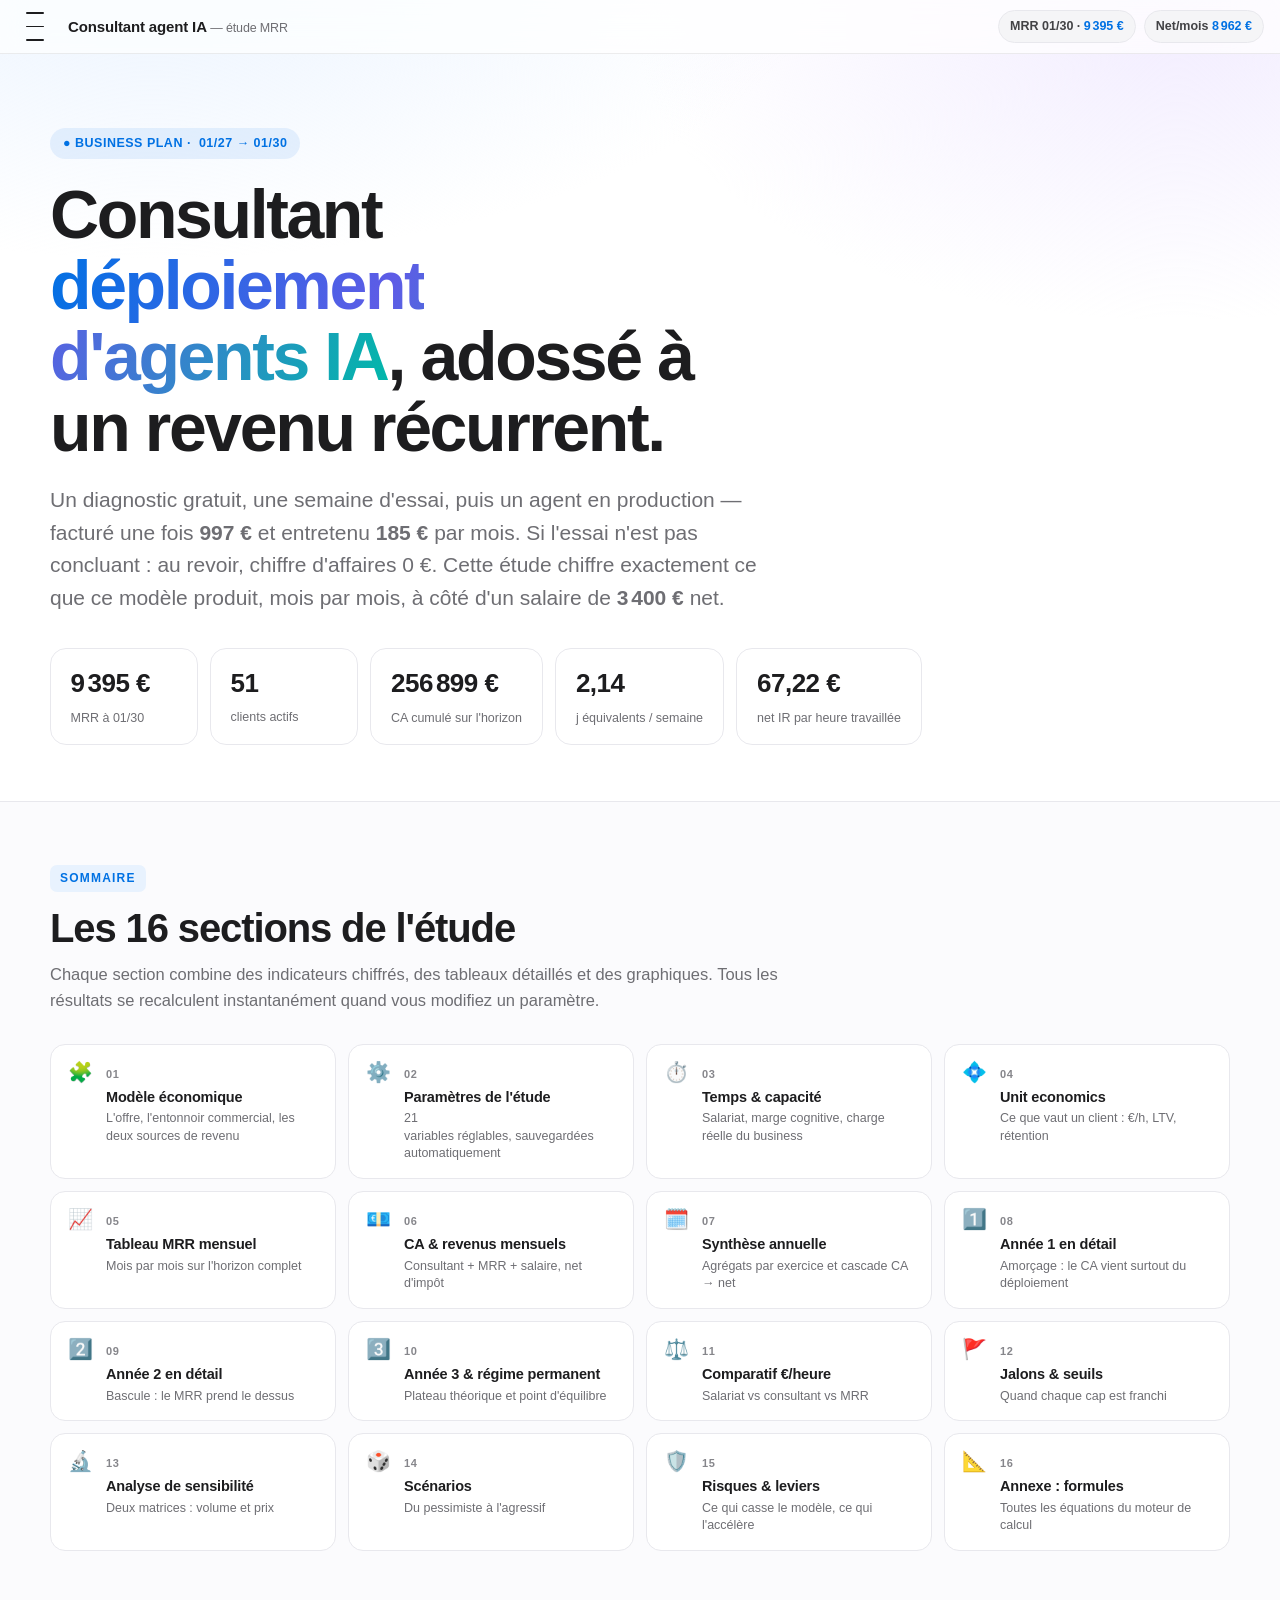
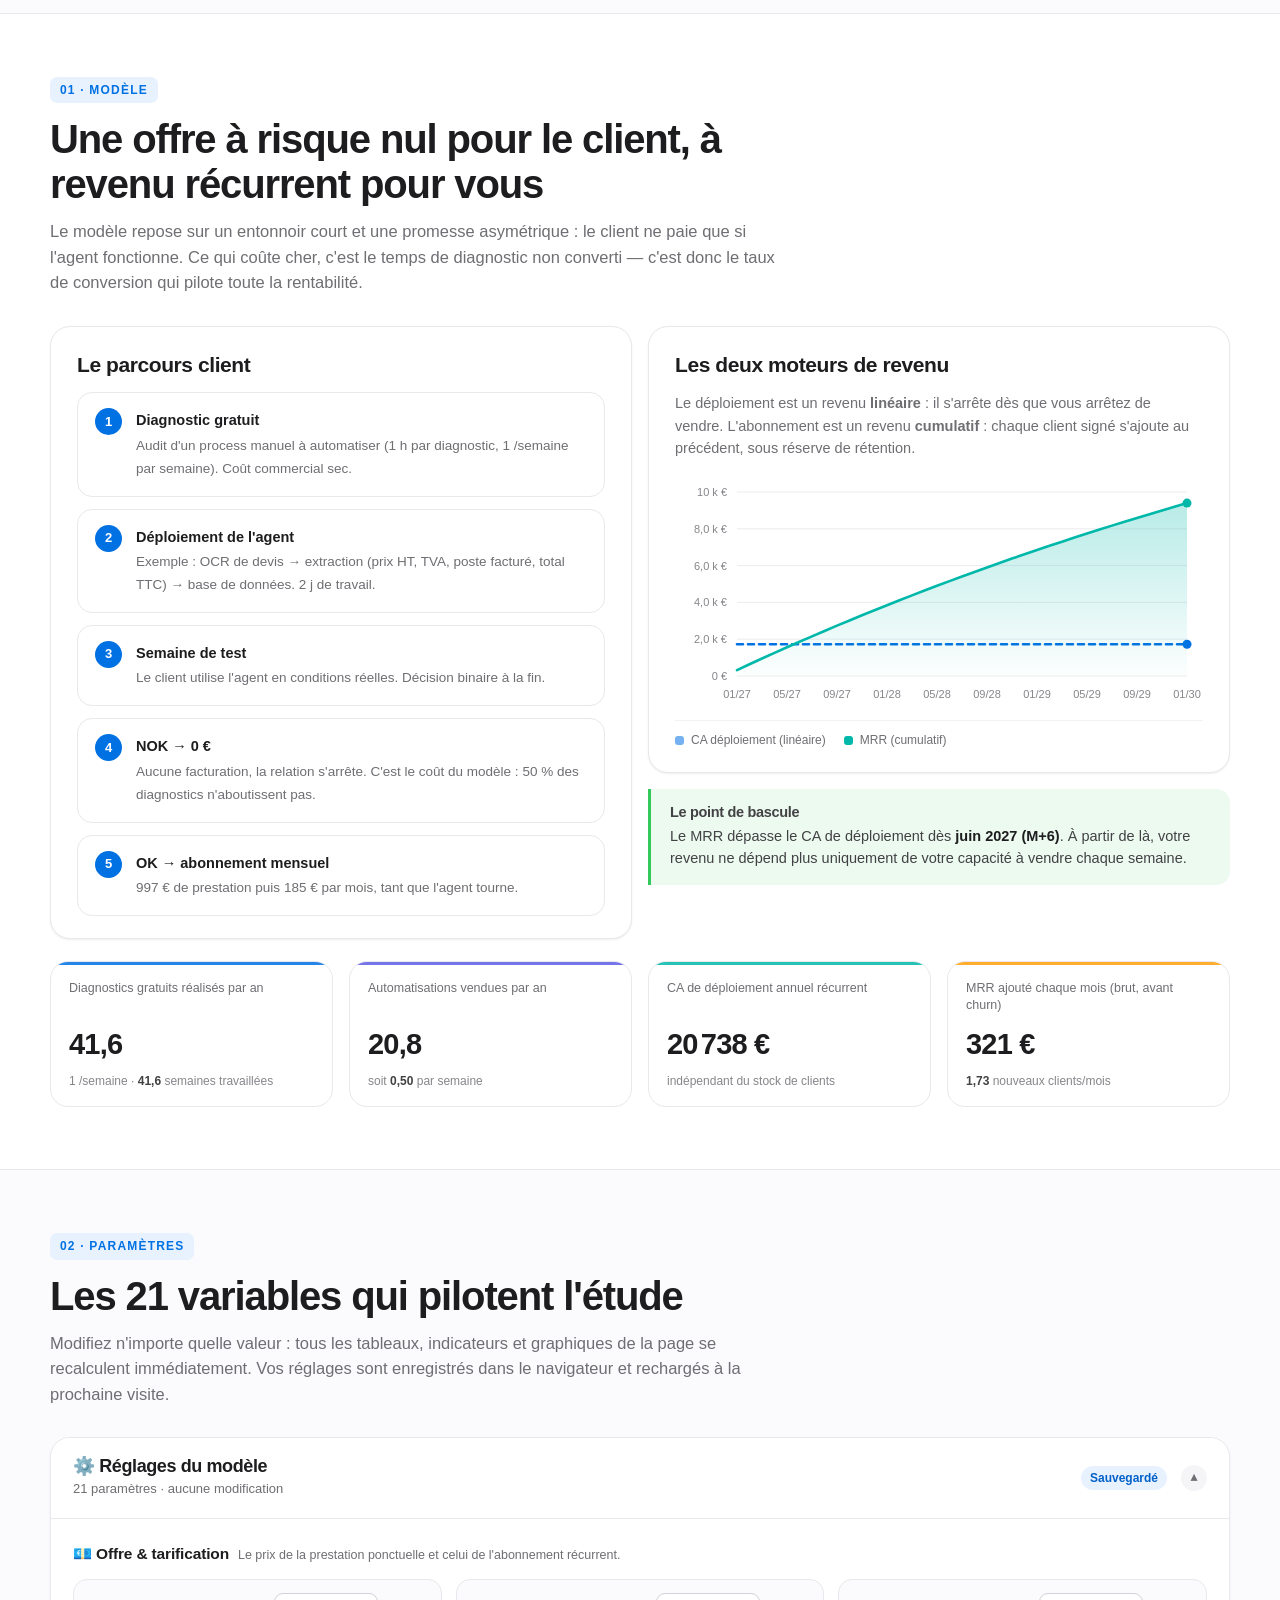
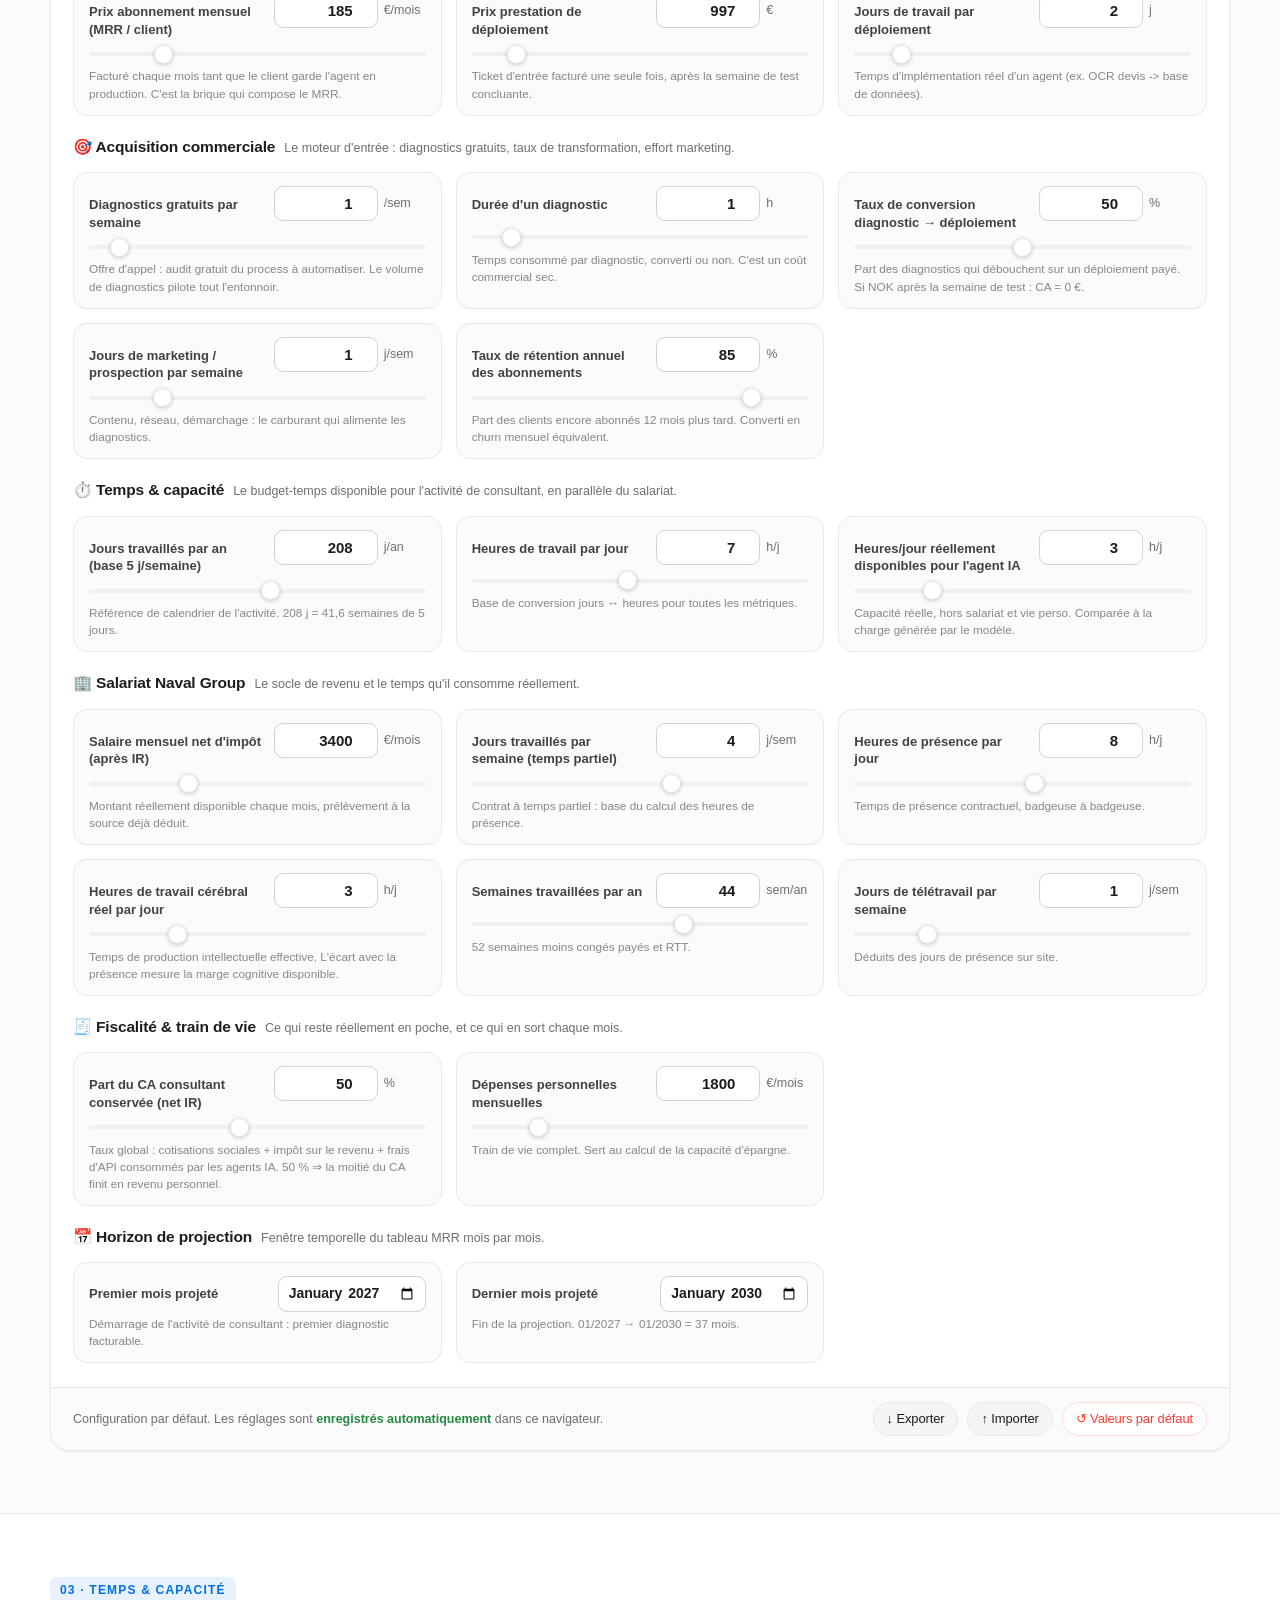
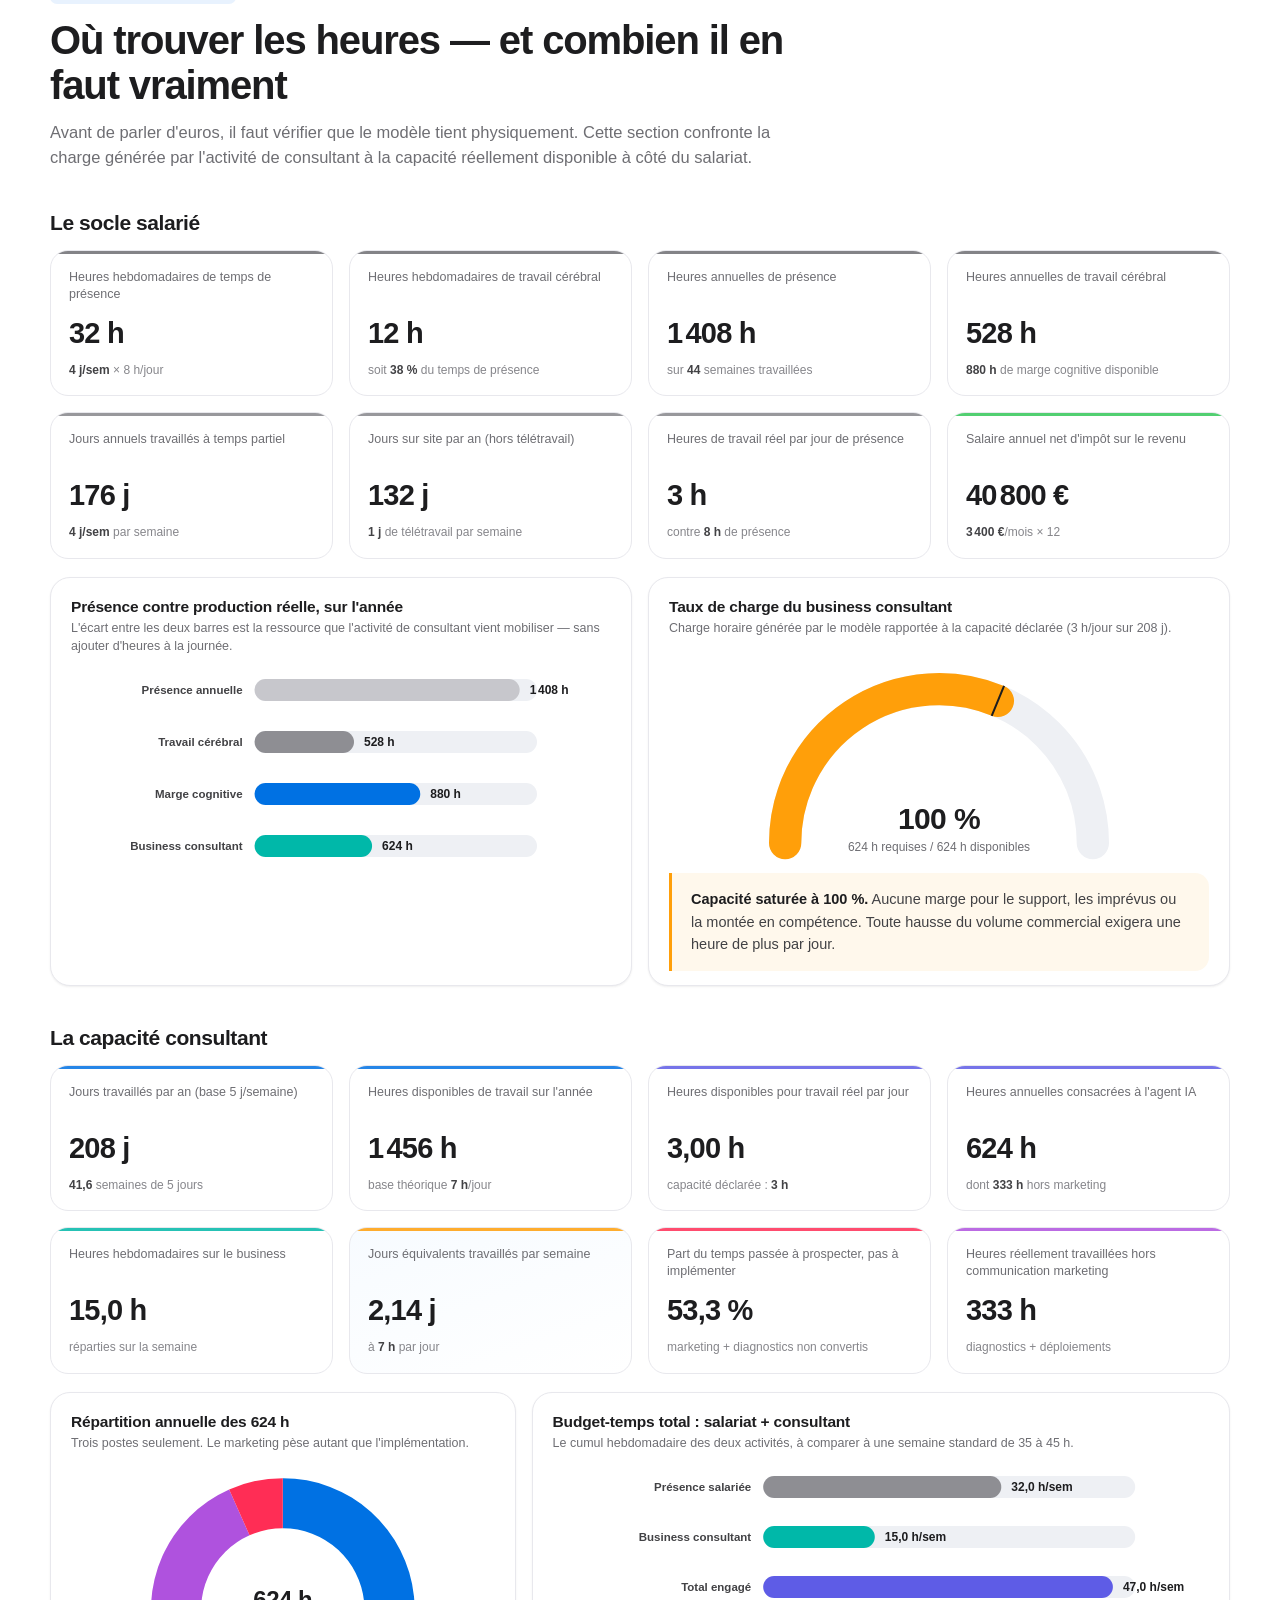
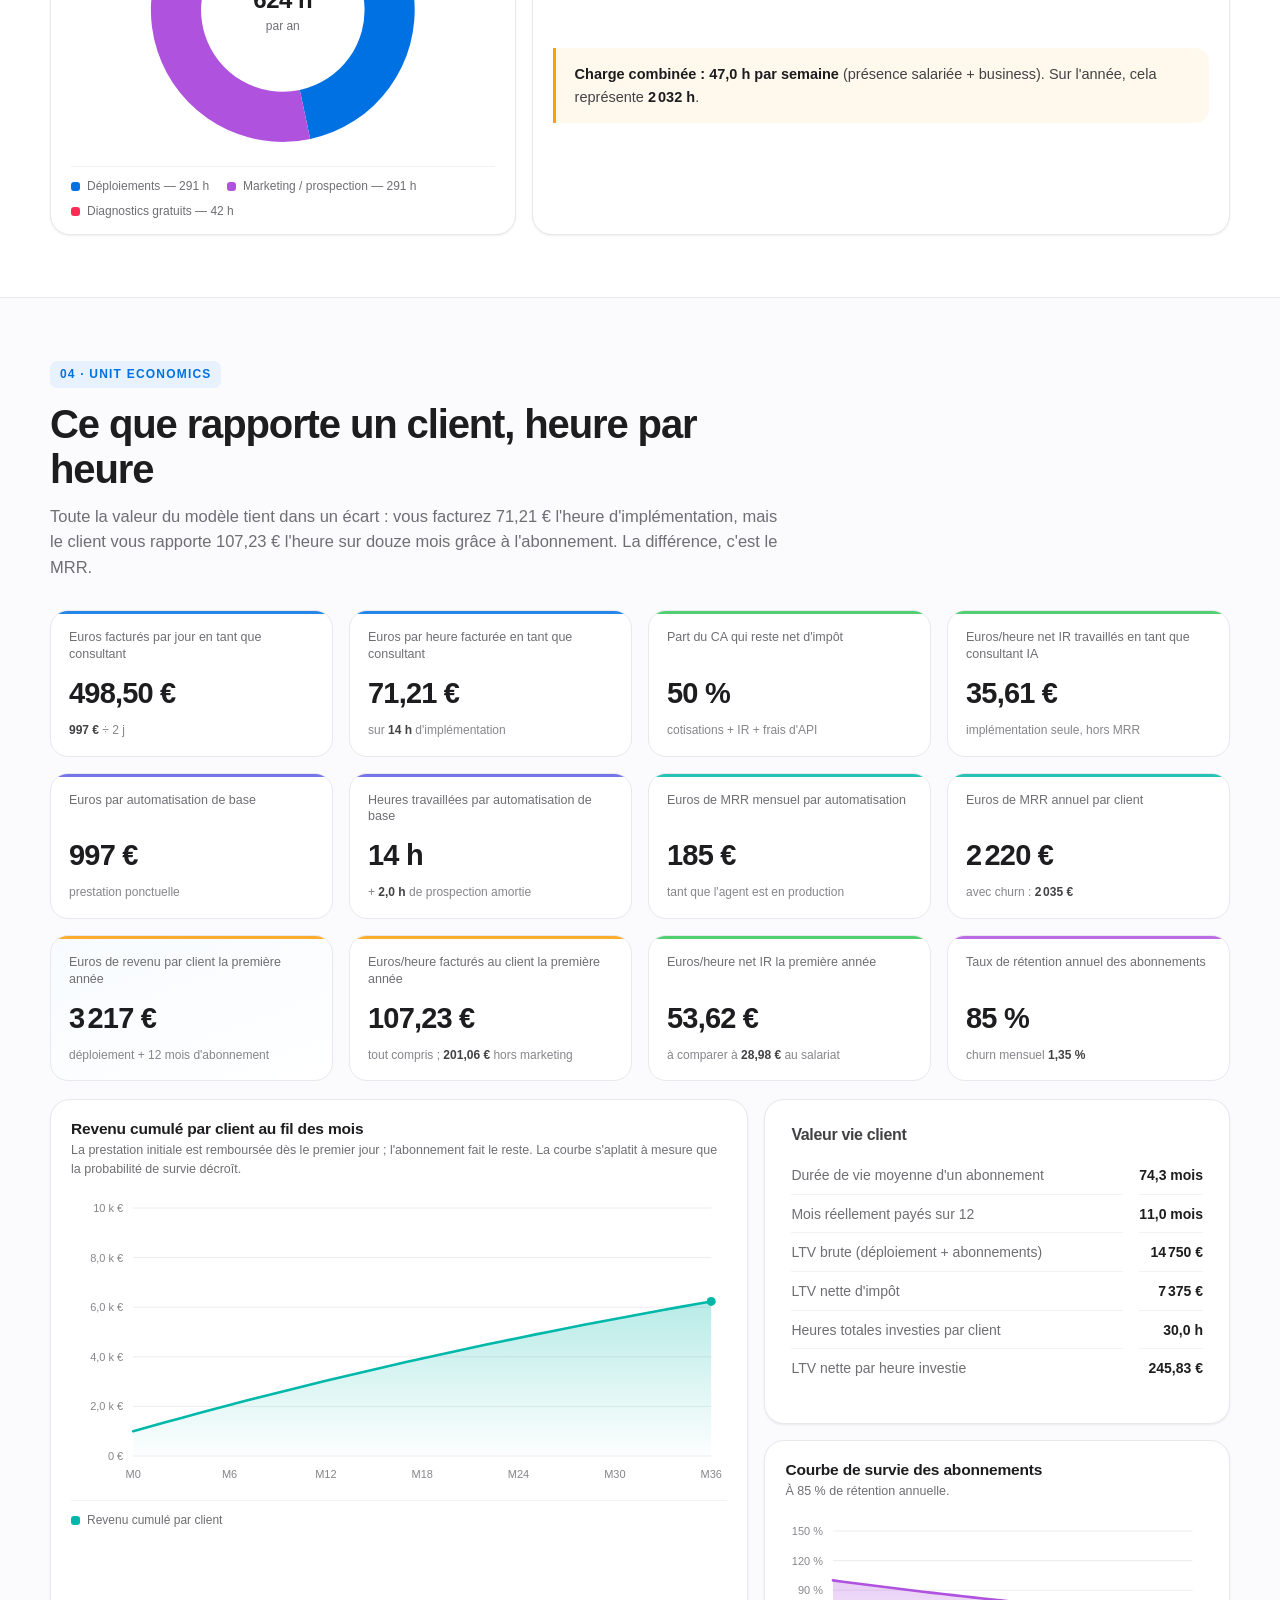
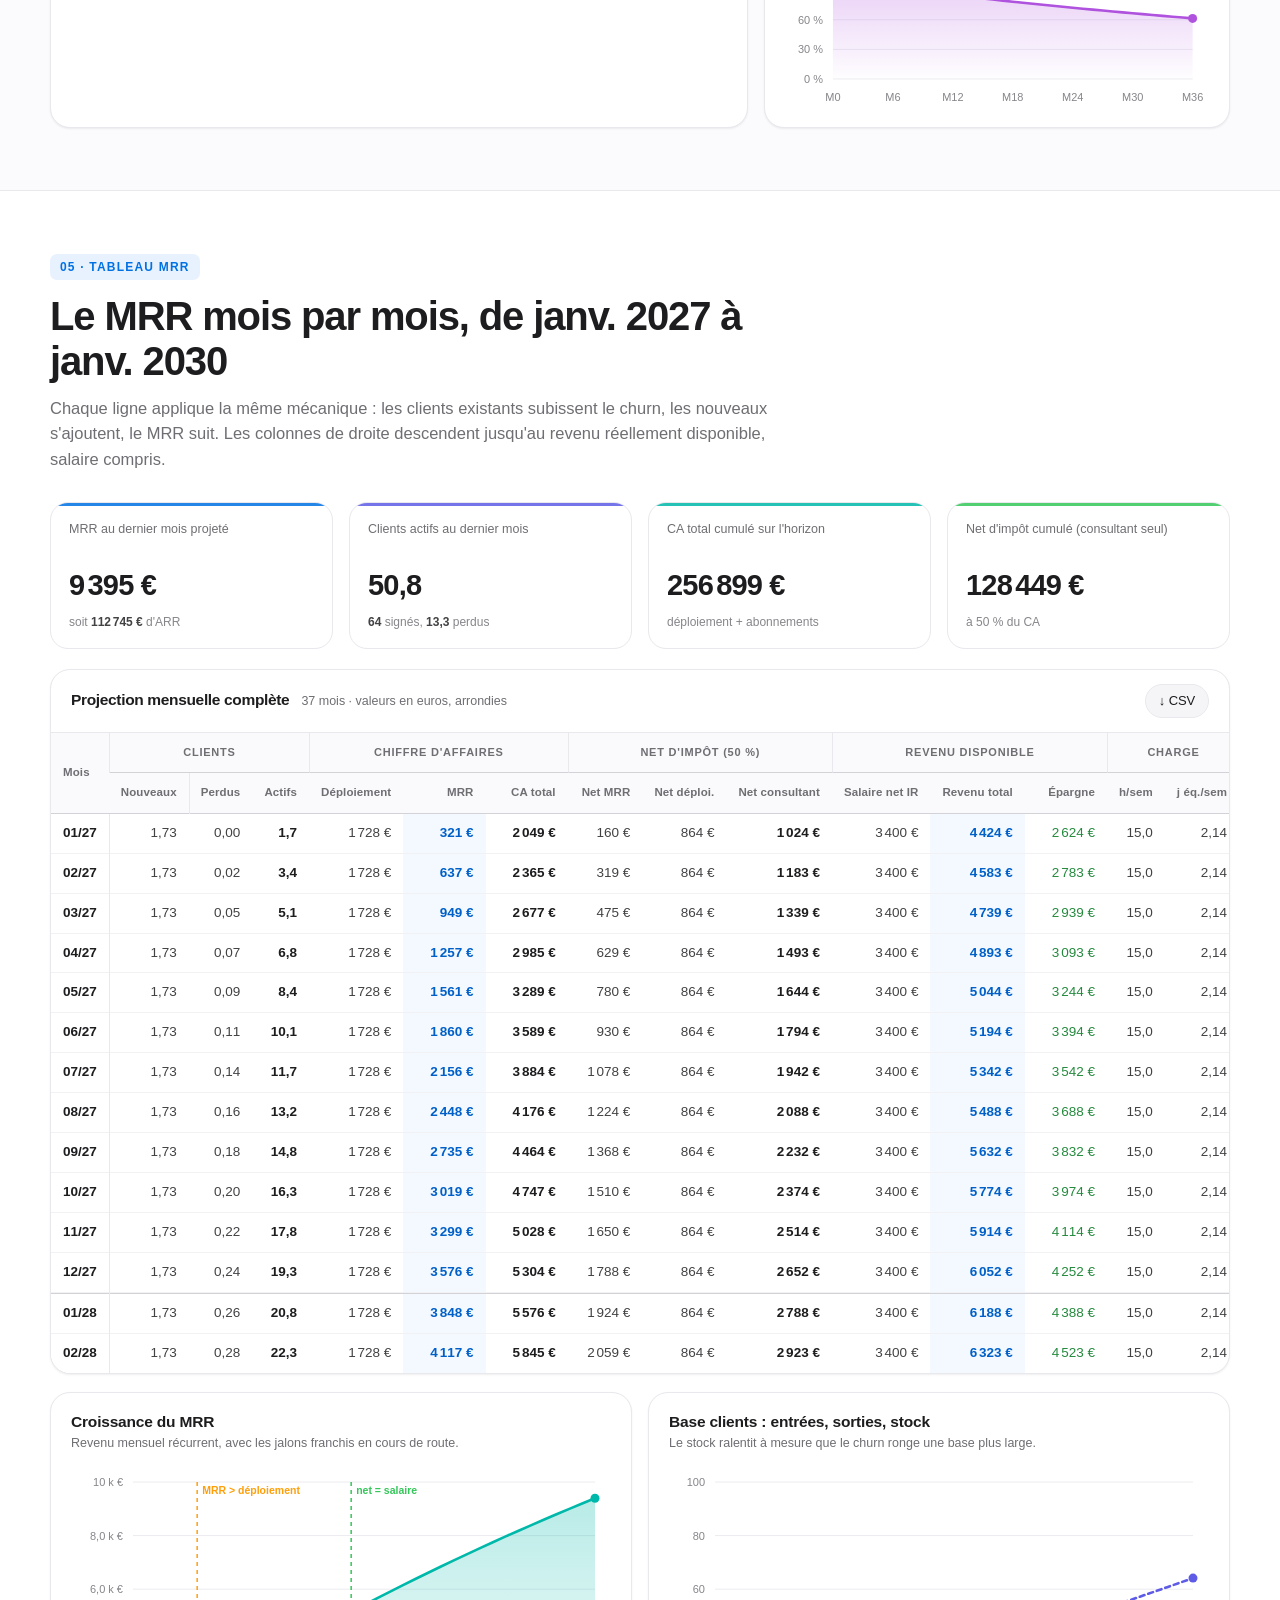
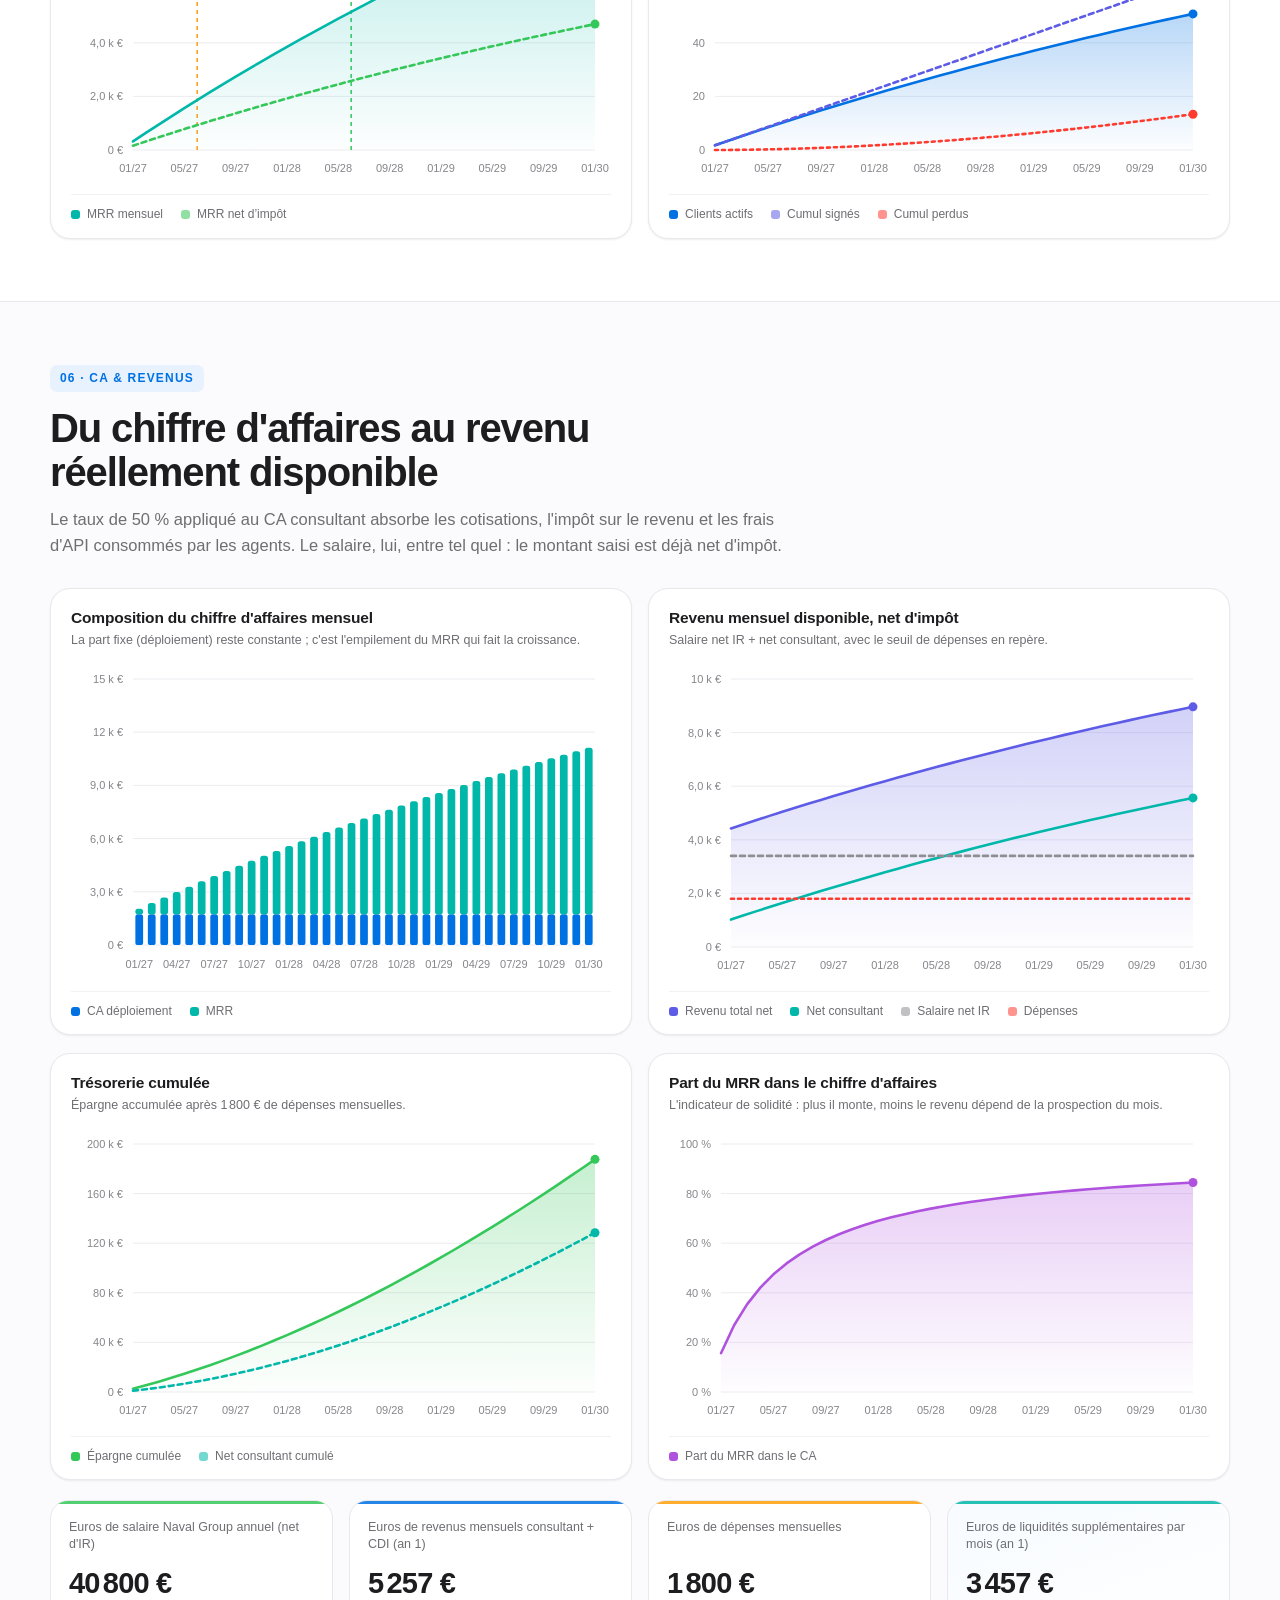
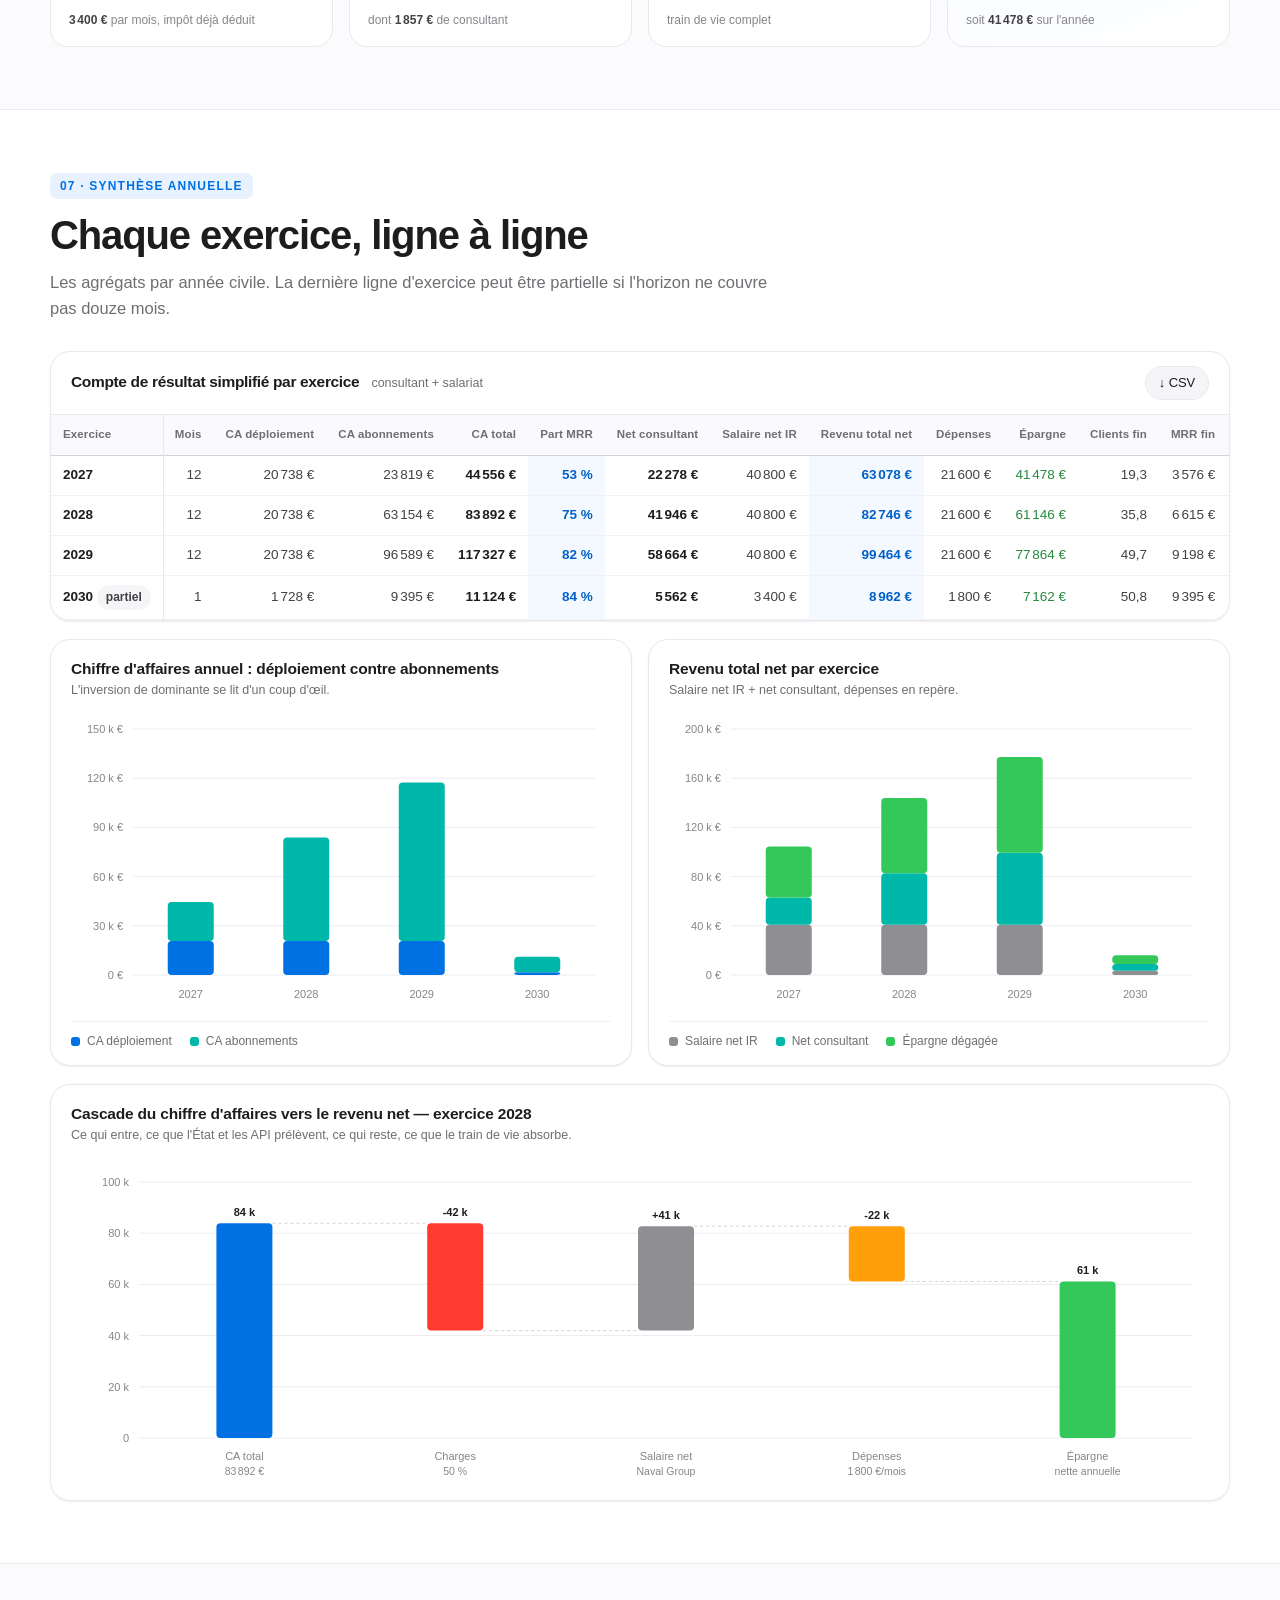
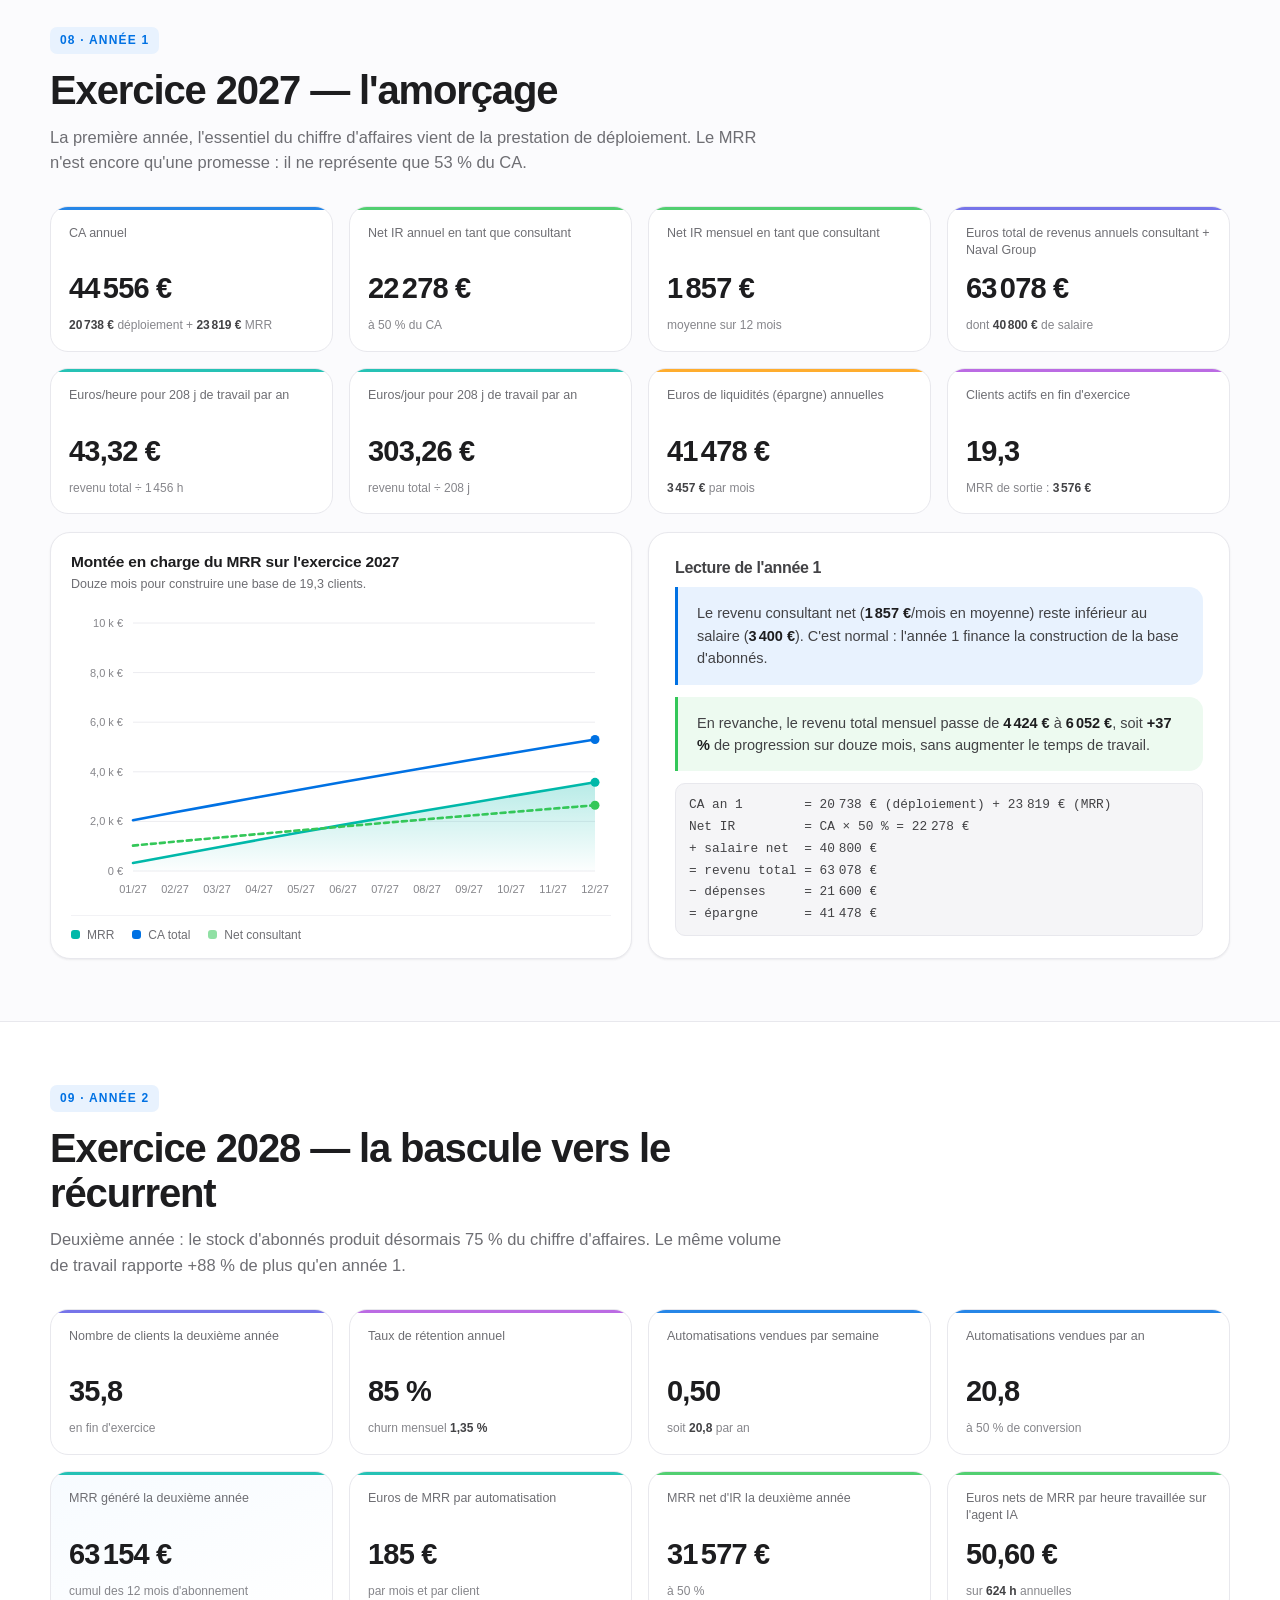
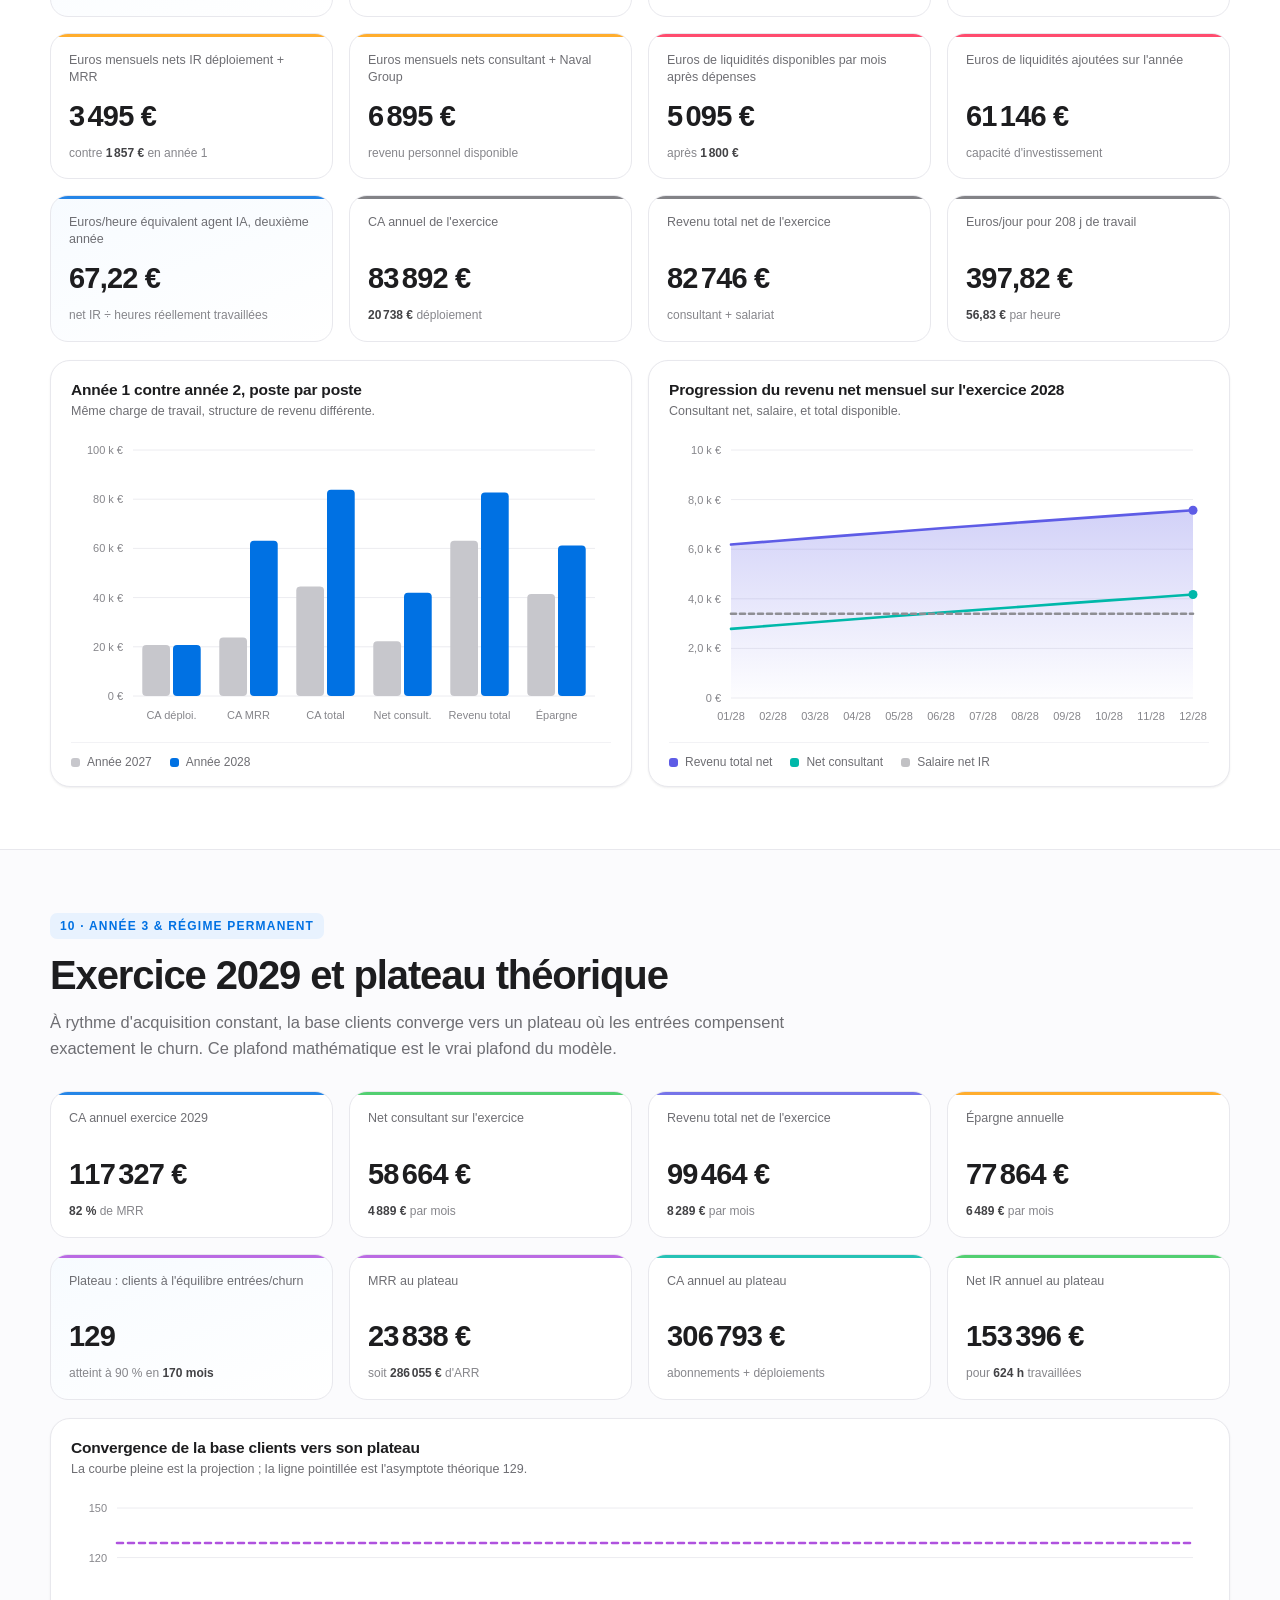
<file: index.html>
<!DOCTYPE html>
<html lang="fr">
<head>
<meta charset="utf-8">
<meta name="viewport" content="width=device-width, initial-scale=1, viewport-fit=cover">
<meta name="theme-color" content="#ffffff">
<meta name="description" content="Étude financière détaillée : activité de consultant en déploiement d'agents IA, avec diagnostic gratuit, prestation de déploiement et abonnement mensuel récurrent (MRR). Projection 2027-2030.">
<title>Consultant agent IA — Étude MRR 2027-2030</title>
<link rel="stylesheet" href="assets/style.css">
<link rel="icon" href="data:image/svg+xml,<svg xmlns='http://www.w3.org/2000/svg' viewBox='0 0 100 100'><text y='.9em' font-size='90'>📈</text></svg>">
</head>
<body>

<div id="progress"></div>

<!-- ══════════════════════════════════════════════ NAVIGATION ══════════════ -->
<nav class="nav">
  <button class="nav__burger" id="burger" aria-label="Ouvrir le menu" aria-expanded="false" aria-controls="drawer">
    <span></span><span></span><span></span>
  </button>
  <div class="nav__title">Consultant agent IA <small>— étude MRR</small></div>
  <div class="nav__spacer"></div>
  <div class="nav__actions">
    <span class="nav__chip hide-sm">MRR <span data-v="navMoisFin"></span> · <b data-v="navMrrFin"></b></span>
    <span class="nav__chip">Net/mois <b data-v="navNetFin"></b></span>
  </div>
</nav>

<div class="scrim" id="scrim"></div>

<!-- ═════════════════════════════════════════════ MENU LATÉRAL ═════════════ -->
<aside class="drawer" id="drawer" aria-label="Navigation de l'étude">
  <div class="drawer__head">
    <h3>Sommaire</h3>
    <p>Étude de rentabilité · <span data-v="horizonTexte"></span></p>
  </div>
  <div class="drawer__body">
    <div class="drawer__group">Le projet</div>
    <a class="dl" href="#modele"><em>🧩</em> Modèle économique</a>
    <a class="dl" href="#parametres"><em>⚙️</em> Paramètres de l'étude</a>
    <div class="drawer__group">Fondations</div>
    <a class="dl" href="#capacite"><em>⏱️</em> Temps &amp; capacité</a>
    <a class="dl" href="#unit"><em>💠</em> Unit economics</a>
    <div class="drawer__group">Projection</div>
    <a class="dl" href="#mrr"><em>📈</em> Tableau MRR mensuel</a>
    <a class="dl" href="#revenus"><em>💶</em> CA &amp; revenus mensuels</a>
    <a class="dl" href="#annuel"><em>🗓️</em> Synthèse annuelle</a>
    <div class="drawer__group">Année par année</div>
    <a class="dl" href="#an1"><em>1️⃣</em> Année 1 en détail</a>
    <a class="dl" href="#an2"><em>2️⃣</em> Année 2 en détail</a>
    <a class="dl" href="#an3"><em>3️⃣</em> Année 3 &amp; régime permanent</a>
    <div class="drawer__group">Décision</div>
    <a class="dl" href="#comparatif"><em>⚖️</em> Comparatif €/heure</a>
    <a class="dl" href="#jalons"><em>🚩</em> Jalons &amp; seuils</a>
    <a class="dl" href="#sensibilite"><em>🔬</em> Sensibilité</a>
    <a class="dl" href="#scenarios"><em>🎲</em> Scénarios</a>
    <a class="dl" href="#risques"><em>🛡️</em> Risques &amp; leviers</a>
    <a class="dl" href="#annexe"><em>📐</em> Annexe : formules</a>
  </div>
  <div class="drawer__foot">
    <button class="btn btn--sm" id="drawerParams">⚙️ Paramètres</button>
    <button class="btn btn--sm btn--ghost" id="drawerExport">↓ Exporter JSON</button>
  </div>
</aside>

<!-- ══════════════════════════════════════════════════ HERO ═══════════════ -->
<header class="hero">
  <div class="wrap">
    <div class="hero__eyebrow rv">● Business plan · <span data-v="horizonTexte"></span></div>
    <h1 class="rv rv-d1">Consultant <span class="grad">déploiement d'agents IA</span>, adossé à un revenu récurrent.</h1>
    <p class="hero__lead rv rv-d2">
      Un diagnostic gratuit, une semaine d'essai, puis un agent en production —
      facturé une fois <b data-v="prixDeploiement"></b> et entretenu
      <b data-v="prixAbo"></b> par mois. Si l'essai n'est pas concluant : au revoir, chiffre d'affaires 0 €.
      Cette étude chiffre exactement ce que ce modèle produit, mois par mois, à côté d'un salaire de
      <b data-v="salaireNetMensuel"></b> net.
    </p>
    <div class="hero__stats rv rv-d3">
      <div class="hero__stat"><b data-v="heroMrrFin"></b><span>MRR à <span data-v="navMoisFin"></span></span></div>
      <div class="hero__stat"><b data-v="heroClientsFin"></b><span>clients actifs</span></div>
      <div class="hero__stat"><b data-v="heroCaCumule"></b><span>CA cumulé sur l'horizon</span></div>
      <div class="hero__stat"><b data-v="heroJoursHebdo"></b><span>j équivalents / semaine</span></div>
      <div class="hero__stat"><b data-v="heroNetHeure"></b><span>net IR par heure travaillée</span></div>
    </div>
  </div>
</header>

<!-- ═════════════════════════════════════════════════ SOMMAIRE ════════════ -->
<section id="sommaire" class="alt">
  <div class="wrap">
    <div class="sec-head rv">
      <span class="sec-num">SOMMAIRE</span>
      <h2>Les 16 sections de l'étude</h2>
      <p>Chaque section combine des indicateurs chiffrés, des tableaux détaillés et des graphiques. Tous les résultats se recalculent instantanément quand vous modifiez un paramètre.</p>
    </div>
    <div class="toc rv rv-d1">
      <a href="#modele"><i>🧩</i><div><u>01</u><b>Modèle économique</b><span>L'offre, l'entonnoir commercial, les deux sources de revenu</span></div></a>
      <a href="#parametres"><i>⚙️</i><div><u>02</u><b>Paramètres de l'étude</b><span><span data-v="nbParams"></span> variables réglables, sauvegardées automatiquement</span></div></a>
      <a href="#capacite"><i>⏱️</i><div><u>03</u><b>Temps &amp; capacité</b><span>Salariat, marge cognitive, charge réelle du business</span></div></a>
      <a href="#unit"><i>💠</i><div><u>04</u><b>Unit economics</b><span>Ce que vaut un client : €/h, LTV, rétention</span></div></a>
      <a href="#mrr"><i>📈</i><div><u>05</u><b>Tableau MRR mensuel</b><span>Mois par mois sur l'horizon complet</span></div></a>
      <a href="#revenus"><i>💶</i><div><u>06</u><b>CA &amp; revenus mensuels</b><span>Consultant + MRR + salaire, net d'impôt</span></div></a>
      <a href="#annuel"><i>🗓️</i><div><u>07</u><b>Synthèse annuelle</b><span>Agrégats par exercice et cascade CA → net</span></div></a>
      <a href="#an1"><i>1️⃣</i><div><u>08</u><b>Année 1 en détail</b><span>Amorçage : le CA vient surtout du déploiement</span></div></a>
      <a href="#an2"><i>2️⃣</i><div><u>09</u><b>Année 2 en détail</b><span>Bascule : le MRR prend le dessus</span></div></a>
      <a href="#an3"><i>3️⃣</i><div><u>10</u><b>Année 3 &amp; régime permanent</b><span>Plateau théorique et point d'équilibre</span></div></a>
      <a href="#comparatif"><i>⚖️</i><div><u>11</u><b>Comparatif €/heure</b><span>Salariat vs consultant vs MRR</span></div></a>
      <a href="#jalons"><i>🚩</i><div><u>12</u><b>Jalons &amp; seuils</b><span>Quand chaque cap est franchi</span></div></a>
      <a href="#sensibilite"><i>🔬</i><div><u>13</u><b>Analyse de sensibilité</b><span>Deux matrices : volume et prix</span></div></a>
      <a href="#scenarios"><i>🎲</i><div><u>14</u><b>Scénarios</b><span>Du pessimiste à l'agressif</span></div></a>
      <a href="#risques"><i>🛡️</i><div><u>15</u><b>Risques &amp; leviers</b><span>Ce qui casse le modèle, ce qui l'accélère</span></div></a>
      <a href="#annexe"><i>📐</i><div><u>16</u><b>Annexe : formules</b><span>Toutes les équations du moteur de calcul</span></div></a>
    </div>
  </div>
</section>

<!-- ══════════════════════════════════════════ 01 · MODÈLE ════════════════ -->
<section id="modele">
  <div class="wrap">
    <div class="sec-head rv">
      <span class="sec-num">01 · MODÈLE</span>
      <h2>Une offre à risque nul pour le client, à revenu récurrent pour vous</h2>
      <p>Le modèle repose sur un entonnoir court et une promesse asymétrique : le client ne paie que si l'agent fonctionne. Ce qui coûte cher, c'est le temps de diagnostic non converti — c'est donc le taux de conversion qui pilote toute la rentabilité.</p>
    </div>

    <div class="grid g2 rv rv-d1">
      <div class="card card--pad">
        <h3 class="sub" style="margin-top:0">Le parcours client</h3>
        <ol class="steps">
          <li><b>Diagnostic gratuit</b><span>Audit d'un process manuel à automatiser (<span data-v="heuresDiag"></span> par diagnostic, <span data-v="diagSem"></span> par semaine). Coût commercial sec.</span></li>
          <li><b>Déploiement de l'agent</b><span>Exemple : OCR de devis → extraction (prix HT, TVA, poste facturé, total TTC) → base de données. <span data-v="joursDeploiement"></span> de travail.</span></li>
          <li><b>Semaine de test</b><span>Le client utilise l'agent en conditions réelles. Décision binaire à la fin.</span></li>
          <li><b>NOK → 0 €</b><span>Aucune facturation, la relation s'arrête. C'est le coût du modèle : <span data-v="pctNonConverti"></span> des diagnostics n'aboutissent pas.</span></li>
          <li><b>OK → abonnement mensuel</b><span><span data-v="prixDeploiement"></span> de prestation puis <span data-v="prixAbo"></span> par mois, tant que l'agent tourne.</span></li>
        </ol>
      </div>
      <div class="grid" style="align-content:start">
        <div class="card card--pad">
          <h3 class="sub" style="margin-top:0">Les deux moteurs de revenu</h3>
          <p style="color:var(--muted);font-size:14.5px">Le déploiement est un revenu <b>linéaire</b> : il s'arrête dès que vous arrêtez de vendre. L'abonnement est un revenu <b>cumulatif</b> : chaque client signé s'ajoute au précédent, sous réserve de rétention.</p>
          <div class="chart-host" id="ch-moteurs"></div>
        </div>
        <div class="note note--ok rv">
          <h4>Le point de bascule</h4>
          <p>Le MRR dépasse le CA de déploiement dès <b data-v="jalonMrrDepasse"></b>. À partir de là, votre revenu ne dépend plus uniquement de votre capacité à vendre chaque semaine.</p>
        </div>
      </div>
    </div>

    <div class="grid g4 rv rv-d2" style="margin-top:22px">
      <div class="kpi" style="--accent:var(--blue)">
        <div class="kpi__label">Diagnostics gratuits réalisés par an</div>
        <div class="kpi__value" data-v="diagnosticsAn"></div>
        <div class="kpi__note"><span data-v="diagSem"></span> · <b data-v="semainesAn"></b> semaines travaillées</div>
      </div>
      <div class="kpi" style="--accent:var(--indigo)">
        <div class="kpi__label">Automatisations vendues par an</div>
        <div class="kpi__value" data-v="clientsAn"></div>
        <div class="kpi__note">soit <b data-v="autoSemaine"></b> par semaine</div>
      </div>
      <div class="kpi" style="--accent:var(--teal)">
        <div class="kpi__label">CA de déploiement annuel récurrent</div>
        <div class="kpi__value" data-v="caDepAn"></div>
        <div class="kpi__note">indépendant du stock de clients</div>
      </div>
      <div class="kpi" style="--accent:var(--orange)">
        <div class="kpi__label">MRR ajouté chaque mois (brut, avant churn)</div>
        <div class="kpi__value" data-v="mrrAjouteMois"></div>
        <div class="kpi__note"><b data-v="nouveauxMois"></b> nouveaux clients/mois</div>
      </div>
    </div>
  </div>
</section>

<!-- ═══════════════════════════════════════ 02 · PARAMÈTRES ═══════════════ -->
<section id="parametres" class="alt">
  <div class="wrap">
    <div class="sec-head rv">
      <span class="sec-num">02 · PARAMÈTRES</span>
      <h2>Les <span data-v="nbParams"></span> variables qui pilotent l'étude</h2>
      <p>Modifiez n'importe quelle valeur : tous les tableaux, indicateurs et graphiques de la page se recalculent immédiatement. Vos réglages sont enregistrés dans le navigateur et rechargés à la prochaine visite.</p>
    </div>

    <div class="panel is-open rv rv-d1" id="paramPanel">
      <div class="panel__head" id="paramHead" role="button" tabindex="0" aria-expanded="true">
        <div style="flex:1">
          <h3>⚙️ Réglages du modèle</h3>
          <p><span id="paramCount">23</span> paramètres · <span id="paramModified">aucune modification</span></p>
        </div>
        <span class="badge badge--info" id="paramSaved">Sauvegardé</span>
        <div class="panel__chev">▼</div>
      </div>
      <div class="panel__body"><div class="panel__inner">
        <div class="panel__pad" id="paramForm"><!-- généré --></div>
        <div class="param-bar">
          <div class="param-bar__status" id="paramStatus"></div>
          <button class="btn btn--sm btn--ghost" id="btnExport">↓ Exporter</button>
          <button class="btn btn--sm btn--ghost" id="btnImport">↑ Importer</button>
          <button class="btn btn--sm btn--danger" id="btnReset">↺ Valeurs par défaut</button>
          <input type="file" id="fileImport" accept="application/json" hidden>
        </div>
      </div></div>
    </div>
  </div>
</section>

<!-- ═══════════════════════════════════════ 03 · CAPACITÉ ═════════════════ -->
<section id="capacite">
  <div class="wrap">
    <div class="sec-head rv">
      <span class="sec-num">03 · TEMPS &amp; CAPACITÉ</span>
      <h2>Où trouver les heures — et combien il en faut vraiment</h2>
      <p>Avant de parler d'euros, il faut vérifier que le modèle tient physiquement. Cette section confronte la charge générée par l'activité de consultant à la capacité réellement disponible à côté du salariat.</p>
    </div>

    <h3 class="sub rv">Le socle salarié</h3>
    <div class="grid g4 rv rv-d1">
      <div class="kpi" style="--accent:var(--muted)"><div class="kpi__label">Heures hebdomadaires de temps de présence</div><div class="kpi__value" data-v="ngPresenceHebdo"></div><div class="kpi__note"><b data-v="ngJoursSem"></b> × <span data-v="ngHeuresJour"></span>/jour</div></div>
      <div class="kpi" style="--accent:var(--muted)"><div class="kpi__label">Heures hebdomadaires de travail cérébral</div><div class="kpi__value" data-v="ngCerebralHebdo"></div><div class="kpi__note">soit <b data-v="ngIntensite"></b> du temps de présence</div></div>
      <div class="kpi" style="--accent:var(--muted)"><div class="kpi__label">Heures annuelles de présence</div><div class="kpi__value" data-v="ngPresenceAn"></div><div class="kpi__note">sur <b data-v="ngSemaines"></b> semaines travaillées</div></div>
      <div class="kpi" style="--accent:var(--muted)"><div class="kpi__label">Heures annuelles de travail cérébral</div><div class="kpi__value" data-v="ngCerebralAn"></div><div class="kpi__note"><b data-v="ngMargeCognitive"></b> de marge cognitive disponible</div></div>
      <div class="kpi" style="--accent:var(--muted-2)"><div class="kpi__label">Jours annuels travaillés à temps partiel</div><div class="kpi__value" data-v="ngJoursAn"></div><div class="kpi__note"><b data-v="ngJoursSem"></b> par semaine</div></div>
      <div class="kpi" style="--accent:var(--muted-2)"><div class="kpi__label">Jours sur site par an (hors télétravail)</div><div class="kpi__value" data-v="ngJoursSite"></div><div class="kpi__note"><b data-v="ngTeletravail"></b> de télétravail par semaine</div></div>
      <div class="kpi" style="--accent:var(--muted-2)"><div class="kpi__label">Heures de travail réel par jour de présence</div><div class="kpi__value" data-v="ngHeuresReellesJour"></div><div class="kpi__note">contre <b data-v="ngHeuresJour"></b> de présence</div></div>
      <div class="kpi" style="--accent:var(--green)"><div class="kpi__label">Salaire annuel net d'impôt sur le revenu</div><div class="kpi__value" data-v="ngAnnuelNetIR"></div><div class="kpi__note"><b data-v="salaireNetMensuel"></b>/mois × 12</div></div>
    </div>

    <div class="grid g2 rv rv-d2" style="margin-top:18px">
      <div class="card chart-card">
        <h4>Présence contre production réelle, sur l'année</h4>
        <p class="cap">L'écart entre les deux barres est la ressource que l'activité de consultant vient mobiliser — sans ajouter d'heures à la journée.</p>
        <div class="chart-host" id="ch-ng"></div>
      </div>
      <div class="card chart-card">
        <h4>Taux de charge du business consultant</h4>
        <p class="cap">Charge horaire générée par le modèle rapportée à la capacité déclarée (<span data-v="heuresDispoJour"></span>/jour sur <span data-v="joursAn"></span>).</p>
        <div class="chart-host" id="ch-charge"></div>
        <div class="note" id="chargeNote" style="margin-top:8px"></div>
      </div>
    </div>

    <h3 class="sub rv">La capacité consultant</h3>
    <div class="grid g4 rv rv-d1">
      <div class="kpi" style="--accent:var(--blue)"><div class="kpi__label">Jours travaillés par an (base 5 j/semaine)</div><div class="kpi__value" data-v="joursAn"></div><div class="kpi__note"><b data-v="semainesAn"></b> semaines de 5 jours</div></div>
      <div class="kpi" style="--accent:var(--blue)"><div class="kpi__label">Heures disponibles de travail sur l'année</div><div class="kpi__value" data-v="heuresDispoAn"></div><div class="kpi__note">base théorique <b data-v="heuresJour"></b>/jour</div></div>
      <div class="kpi" style="--accent:var(--indigo)"><div class="kpi__label">Heures disponibles pour travail réel par jour</div><div class="kpi__value" data-v="chargeHeuresJour"></div><div class="kpi__note">capacité déclarée : <b data-v="heuresDispoJour"></b></div></div>
      <div class="kpi" style="--accent:var(--indigo)"><div class="kpi__label">Heures annuelles consacrées à l'agent IA</div><div class="kpi__value" data-v="heuresTotalAn"></div><div class="kpi__note">dont <b data-v="heuresHorsMarketing"></b> hors marketing</div></div>
      <div class="kpi" style="--accent:var(--teal)"><div class="kpi__label">Heures hebdomadaires sur le business</div><div class="kpi__value" data-v="heuresHebdo"></div><div class="kpi__note">réparties sur la semaine</div></div>
      <div class="kpi kpi--accent" style="--accent:var(--orange)"><div class="kpi__label">Jours équivalents travaillés par semaine</div><div class="kpi__value" data-v="joursEqHebdo"></div><div class="kpi__note">à <b data-v="heuresJour"></b> par jour</div></div>
      <div class="kpi" style="--accent:var(--pink)"><div class="kpi__label">Part du temps passée à prospecter, pas à implémenter</div><div class="kpi__value" data-v="pctProspection"></div><div class="kpi__note">marketing + diagnostics non convertis</div></div>
      <div class="kpi" style="--accent:var(--purple)"><div class="kpi__label">Heures réellement travaillées hors communication marketing</div><div class="kpi__value" data-v="heuresHorsMarketing"></div><div class="kpi__note">diagnostics + déploiements</div></div>
    </div>

    <div class="grid g23 rv rv-d2" style="margin-top:18px">
      <div class="card chart-card">
        <h4>Répartition annuelle des <span data-v="heuresTotalAn"></span></h4>
        <p class="cap">Trois postes seulement. Le marketing pèse autant que l'implémentation.</p>
        <div class="chart-host" id="ch-temps"></div>
      </div>
      <div class="card chart-card">
        <h4>Budget-temps total : salariat + consultant</h4>
        <p class="cap">Le cumul hebdomadaire des deux activités, à comparer à une semaine standard de 35 à 45 h.</p>
        <div class="chart-host" id="ch-budget"></div>
        <div class="note note--warn" style="margin-top:10px">
          <b>Charge combinée : <span data-v="heuresEngageesHebdo"></span> par semaine</b> (présence salariée + business).
          Sur l'année, cela représente <b data-v="heuresEngageesAn"></b>.
        </div>
      </div>
    </div>
  </div>
</section>

<!-- ══════════════════════════════════════ 04 · UNIT ECONOMICS ════════════ -->
<section id="unit" class="alt">
  <div class="wrap">
    <div class="sec-head rv">
      <span class="sec-num">04 · UNIT ECONOMICS</span>
      <h2>Ce que rapporte un client, heure par heure</h2>
      <p>Toute la valeur du modèle tient dans un écart : vous facturez <span data-v="caHeureConsultant"></span> l'heure d'implémentation, mais le client vous rapporte <span data-v="caHeureAn1"></span> l'heure sur douze mois grâce à l'abonnement. La différence, c'est le MRR.</p>
    </div>

    <div class="grid g4 rv rv-d1">
      <div class="kpi" style="--accent:var(--blue)"><div class="kpi__label">Euros facturés par jour en tant que consultant</div><div class="kpi__value" data-v="caJourConsultant"></div><div class="kpi__note"><b data-v="prixDeploiement"></b> ÷ <span data-v="joursDeploiement"></span></div></div>
      <div class="kpi" style="--accent:var(--blue)"><div class="kpi__label">Euros par heure facturée en tant que consultant</div><div class="kpi__value" data-v="caHeureConsultant"></div><div class="kpi__note">sur <b data-v="heuresParAuto"></b> d'implémentation</div></div>
      <div class="kpi" style="--accent:var(--green)"><div class="kpi__label">Part du CA qui reste net d'impôt</div><div class="kpi__value" data-v="tauxNetIRCons"></div><div class="kpi__note">cotisations + IR + frais d'API</div></div>
      <div class="kpi" style="--accent:var(--green)"><div class="kpi__label">Euros/heure net IR travaillés en tant que consultant IA</div><div class="kpi__value" data-v="netHeureConsultant"></div><div class="kpi__note">implémentation seule, hors MRR</div></div>

      <div class="kpi" style="--accent:var(--indigo)"><div class="kpi__label">Euros par automatisation de base</div><div class="kpi__value" data-v="prixDeploiement"></div><div class="kpi__note">prestation ponctuelle</div></div>
      <div class="kpi" style="--accent:var(--indigo)"><div class="kpi__label">Heures travaillées par automatisation de base</div><div class="kpi__value" data-v="heuresParAuto"></div><div class="kpi__note">+ <b data-v="heuresProspVente"></b> de prospection amortie</div></div>
      <div class="kpi" style="--accent:var(--teal)"><div class="kpi__label">Euros de MRR mensuel par automatisation</div><div class="kpi__value" data-v="prixAbo"></div><div class="kpi__note">tant que l'agent est en production</div></div>
      <div class="kpi" style="--accent:var(--teal)"><div class="kpi__label">Euros de MRR annuel par client</div><div class="kpi__value" data-v="mrrAnnuelClient"></div><div class="kpi__note">avec churn : <b data-v="mrrAn1Churn"></b></div></div>

      <div class="kpi kpi--accent" style="--accent:var(--orange)"><div class="kpi__label">Euros de revenu par client la première année</div><div class="kpi__value" data-v="revenuClientAn1"></div><div class="kpi__note">déploiement + 12 mois d'abonnement</div></div>
      <div class="kpi" style="--accent:var(--orange)"><div class="kpi__label">Euros/heure facturés au client la première année</div><div class="kpi__value" data-v="caHeureAn1"></div><div class="kpi__note">tout compris ; <b data-v="caHeureAn1HorsMkt"></b> hors marketing</div></div>
      <div class="kpi" style="--accent:var(--green)"><div class="kpi__label">Euros/heure net IR la première année</div><div class="kpi__value" data-v="netHeureAn1"></div><div class="kpi__note">à comparer à <b data-v="ngEuroHeure"></b> au salariat</div></div>
      <div class="kpi" style="--accent:var(--purple)"><div class="kpi__label">Taux de rétention annuel des abonnements</div><div class="kpi__value" data-v="tauxRetention"></div><div class="kpi__note">churn mensuel <b data-v="churnMensuel"></b></div></div>
    </div>

    <div class="grid g32 rv rv-d2" style="margin-top:18px">
      <div class="card chart-card">
        <h4>Revenu cumulé par client au fil des mois</h4>
        <p class="cap">La prestation initiale est remboursée dès le premier jour ; l'abonnement fait le reste. La courbe s'aplatit à mesure que la probabilité de survie décroît.</p>
        <div class="chart-host" id="ch-ltv"></div>
      </div>
      <div class="grid" style="align-content:start">
        <div class="card card--pad">
          <h4 class="sub2" style="margin-top:0">Valeur vie client</h4>
          <dl class="kv">
            <dt>Durée de vie moyenne d'un abonnement</dt><dd data-v="dureeVie"></dd>
            <dt>Mois réellement payés sur 12</dt><dd data-v="moisPayes"></dd>
            <dt>LTV brute (déploiement + abonnements)</dt><dd data-v="ltvBrute"></dd>
            <dt>LTV nette d'impôt</dt><dd data-v="ltvNette"></dd>
            <dt>Heures totales investies par client</dt><dd data-v="heuresParClient"></dd>
            <dt>LTV nette par heure investie</dt><dd data-v="ltvParHeure"></dd>
          </dl>
        </div>
        <div class="card chart-card">
          <h4>Courbe de survie des abonnements</h4>
          <p class="cap">À <span data-v="tauxRetention"></span> de rétention annuelle.</p>
          <div class="chart-host" id="ch-survie"></div>
        </div>
      </div>
    </div>
  </div>
</section>

<!-- ═══════════════════════════════════════ 05 · TABLEAU MRR ══════════════ -->
<section id="mrr">
  <div class="wrap">
    <div class="sec-head rv">
      <span class="sec-num">05 · TABLEAU MRR</span>
      <h2>Le MRR mois par mois, de <span data-v="moisDebutLong"></span> à <span data-v="moisFinLong"></span></h2>
      <p>Chaque ligne applique la même mécanique : les clients existants subissent le churn, les nouveaux s'ajoutent, le MRR suit. Les colonnes de droite descendent jusqu'au revenu réellement disponible, salaire compris.</p>
    </div>

    <div class="grid g4 rv rv-d1" style="margin-bottom:20px">
      <div class="kpi" style="--accent:var(--blue)"><div class="kpi__label">MRR au dernier mois projeté</div><div class="kpi__value" data-v="mrrFinal"></div><div class="kpi__note">soit <b data-v="arrFinal"></b> d'ARR</div></div>
      <div class="kpi" style="--accent:var(--indigo)"><div class="kpi__label">Clients actifs au dernier mois</div><div class="kpi__value" data-v="clientsFinal"></div><div class="kpi__note"><b data-v="clientsSignes"></b> signés, <b data-v="clientsPerdus"></b> perdus</div></div>
      <div class="kpi" style="--accent:var(--teal)"><div class="kpi__label">CA total cumulé sur l'horizon</div><div class="kpi__value" data-v="caCumule"></div><div class="kpi__note">déploiement + abonnements</div></div>
      <div class="kpi" style="--accent:var(--green)"><div class="kpi__label">Net d'impôt cumulé (consultant seul)</div><div class="kpi__value" data-v="netCumule"></div><div class="kpi__note">à <span data-v="tauxNetIRCons"></span> du CA</div></div>
    </div>

    <div class="tablewrap rv rv-d2">
      <div class="table-cap">
        <h4>Projection mensuelle complète</h4>
        <span><span data-v="nbMois"></span> mois · valeurs en euros, arrondies</span>
        <button class="btn btn--sm btn--ghost" id="btnCsvMrr">↓ CSV</button>
      </div>
      <div class="tablescroll sticky-1" style="--tmax:640px">
        <table id="tblMrr">
          <thead>
            <tr>
              <th rowspan="2">Mois</th>
              <th colspan="3" class="grp">Clients</th>
              <th colspan="3" class="grp">Chiffre d'affaires</th>
              <th colspan="3" class="grp">Net d'impôt (<span data-v="tauxNetIRCons"></span>)</th>
              <th colspan="3" class="grp">Revenu disponible</th>
              <th colspan="2" class="grp">Charge</th>
            </tr>
            <tr>
              <th>Nouveaux</th><th>Perdus</th><th>Actifs</th>
              <th>Déploiement</th><th>MRR</th><th>CA total</th>
              <th>Net MRR</th><th>Net déploi.</th><th>Net consultant</th>
              <th>Salaire net IR</th><th>Revenu total</th><th>Épargne</th>
              <th>h/sem</th><th>j éq./sem</th>
            </tr>
          </thead>
          <tbody></tbody>
          <tfoot></tfoot>
        </table>
      </div>
    </div>

    <div class="grid g2 rv rv-d3" style="margin-top:18px">
      <div class="card chart-card">
        <h4>Croissance du MRR</h4>
        <p class="cap">Revenu mensuel récurrent, avec les jalons franchis en cours de route.</p>
        <div class="chart-host" id="ch-mrr"></div>
      </div>
      <div class="card chart-card">
        <h4>Base clients : entrées, sorties, stock</h4>
        <p class="cap">Le stock ralentit à mesure que le churn ronge une base plus large.</p>
        <div class="chart-host" id="ch-clients"></div>
      </div>
    </div>
  </div>
</section>

<!-- ═════════════════════════════════════ 06 · REVENUS MENSUELS ═══════════ -->
<section id="revenus" class="alt">
  <div class="wrap">
    <div class="sec-head rv">
      <span class="sec-num">06 · CA &amp; REVENUS</span>
      <h2>Du chiffre d'affaires au revenu réellement disponible</h2>
      <p>Le taux de <span data-v="tauxNetIRCons"></span> appliqué au CA consultant absorbe les cotisations, l'impôt sur le revenu et les frais d'API consommés par les agents. Le salaire, lui, entre tel quel : le montant saisi est déjà net d'impôt.</p>
    </div>

    <div class="grid g2 rv rv-d1">
      <div class="card chart-card">
        <h4>Composition du chiffre d'affaires mensuel</h4>
        <p class="cap">La part fixe (déploiement) reste constante ; c'est l'empilement du MRR qui fait la croissance.</p>
        <div class="chart-host" id="ch-ca"></div>
      </div>
      <div class="card chart-card">
        <h4>Revenu mensuel disponible, net d'impôt</h4>
        <p class="cap">Salaire net IR + net consultant, avec le seuil de dépenses en repère.</p>
        <div class="chart-host" id="ch-revenus"></div>
      </div>
    </div>

    <div class="grid g2 rv rv-d2" style="margin-top:18px">
      <div class="card chart-card">
        <h4>Trésorerie cumulée</h4>
        <p class="cap">Épargne accumulée après <span data-v="depensesMensuelles"></span> de dépenses mensuelles.</p>
        <div class="chart-host" id="ch-treso"></div>
      </div>
      <div class="card chart-card">
        <h4>Part du MRR dans le chiffre d'affaires</h4>
        <p class="cap">L'indicateur de solidité : plus il monte, moins le revenu dépend de la prospection du mois.</p>
        <div class="chart-host" id="ch-partmrr"></div>
      </div>
    </div>

    <div class="grid g4 rv rv-d3" style="margin-top:20px">
      <div class="kpi" style="--accent:var(--green)"><div class="kpi__label">Euros de salaire Naval Group annuel (net d'IR)</div><div class="kpi__value" data-v="ngAnnuelNetIR"></div><div class="kpi__note"><b data-v="salaireNetMensuel"></b> par mois, impôt déjà déduit</div></div>
      <div class="kpi" style="--accent:var(--blue)"><div class="kpi__label">Euros de revenus mensuels consultant + CDI (an 1)</div><div class="kpi__value" data-v="revMensuelTotalAn1"></div><div class="kpi__note">dont <b data-v="netMensuelConsAn1"></b> de consultant</div></div>
      <div class="kpi" style="--accent:var(--orange)"><div class="kpi__label">Euros de dépenses mensuelles</div><div class="kpi__value" data-v="depensesMensuelles"></div><div class="kpi__note">train de vie complet</div></div>
      <div class="kpi kpi--accent" style="--accent:var(--teal)"><div class="kpi__label">Euros de liquidités supplémentaires par mois (an 1)</div><div class="kpi__value" data-v="epargneMensAn1"></div><div class="kpi__note">soit <b data-v="epargneAnAn1"></b> sur l'année</div></div>
    </div>
  </div>
</section>

<!-- ═══════════════════════════════════ 07 · SYNTHÈSE ANNUELLE ════════════ -->
<section id="annuel">
  <div class="wrap">
    <div class="sec-head rv">
      <span class="sec-num">07 · SYNTHÈSE ANNUELLE</span>
      <h2>Chaque exercice, ligne à ligne</h2>
      <p>Les agrégats par année civile. La dernière ligne d'exercice peut être partielle si l'horizon ne couvre pas douze mois.</p>
    </div>

    <div class="tablewrap rv rv-d1">
      <div class="table-cap">
        <h4>Compte de résultat simplifié par exercice</h4>
        <span>consultant + salariat</span>
        <button class="btn btn--sm btn--ghost" id="btnCsvAn">↓ CSV</button>
      </div>
      <div class="tablescroll sticky-1">
        <table id="tblAnnuel">
          <thead><tr>
            <th>Exercice</th><th>Mois</th><th>CA déploiement</th><th>CA abonnements</th><th>CA total</th>
            <th>Part MRR</th><th>Net consultant</th><th>Salaire net IR</th><th>Revenu total net</th>
            <th>Dépenses</th><th>Épargne</th><th>Clients fin</th><th>MRR fin</th>
            <th>Heures</th><th>€/h net</th><th>€/j (base <span data-v="joursAn"></span>)</th>
          </tr></thead>
          <tbody></tbody>
        </table>
      </div>
    </div>

    <div class="grid g2 rv rv-d2" style="margin-top:18px">
      <div class="card chart-card">
        <h4>Chiffre d'affaires annuel : déploiement contre abonnements</h4>
        <p class="cap">L'inversion de dominante se lit d'un coup d'œil.</p>
        <div class="chart-host" id="ch-annuelCa"></div>
      </div>
      <div class="card chart-card">
        <h4>Revenu total net par exercice</h4>
        <p class="cap">Salaire net IR + net consultant, dépenses en repère.</p>
        <div class="chart-host" id="ch-annuelRev"></div>
      </div>
    </div>

    <div class="card chart-card rv rv-d3" style="margin-top:18px">
      <h4>Cascade du chiffre d'affaires vers le revenu net — exercice <span data-v="an2Annee"></span></h4>
      <p class="cap">Ce qui entre, ce que l'État et les API prélèvent, ce qui reste, ce que le train de vie absorbe.</p>
      <div class="chart-host" id="ch-waterfall"></div>
    </div>
  </div>
</section>

<!-- ══════════════════════════════════════════ 08 · ANNÉE 1 ═══════════════ -->
<section id="an1" class="alt">
  <div class="wrap">
    <div class="sec-head rv">
      <span class="sec-num">08 · ANNÉE 1</span>
      <h2>Exercice <span data-v="an1Annee"></span> — l'amorçage</h2>
      <p>La première année, l'essentiel du chiffre d'affaires vient de la prestation de déploiement. Le MRR n'est encore qu'une promesse : il ne représente que <span data-v="an1PartMrr"></span> du CA.</p>
    </div>
    <div class="grid g4 rv rv-d1">
      <div class="kpi" style="--accent:var(--blue)"><div class="kpi__label">CA annuel</div><div class="kpi__value" data-v="an1Ca"></div><div class="kpi__note"><b data-v="an1CaDep"></b> déploiement + <b data-v="an1Mrr"></b> MRR</div></div>
      <div class="kpi" style="--accent:var(--green)"><div class="kpi__label">Net IR annuel en tant que consultant</div><div class="kpi__value" data-v="an1Net"></div><div class="kpi__note">à <span data-v="tauxNetIRCons"></span> du CA</div></div>
      <div class="kpi" style="--accent:var(--green)"><div class="kpi__label">Net IR mensuel en tant que consultant</div><div class="kpi__value" data-v="an1NetMensuel"></div><div class="kpi__note">moyenne sur 12 mois</div></div>
      <div class="kpi" style="--accent:var(--indigo)"><div class="kpi__label">Euros total de revenus annuels consultant + Naval Group</div><div class="kpi__value" data-v="an1RevenuTotal"></div><div class="kpi__note">dont <b data-v="ngAnnuelNetIR"></b> de salaire</div></div>
      <div class="kpi" style="--accent:var(--teal)"><div class="kpi__label">Euros/heure pour <span data-v="joursAn"></span> de travail par an</div><div class="kpi__value" data-v="an1EuroHeure208"></div><div class="kpi__note">revenu total ÷ <span data-v="heuresDispoAn"></span></div></div>
      <div class="kpi" style="--accent:var(--teal)"><div class="kpi__label">Euros/jour pour <span data-v="joursAn"></span> de travail par an</div><div class="kpi__value" data-v="an1EuroJour208"></div><div class="kpi__note">revenu total ÷ <span data-v="joursAn"></span></div></div>
      <div class="kpi" style="--accent:var(--orange)"><div class="kpi__label">Euros de liquidités (épargne) annuelles</div><div class="kpi__value" data-v="an1Epargne"></div><div class="kpi__note"><b data-v="an1EpargneMens"></b> par mois</div></div>
      <div class="kpi" style="--accent:var(--purple)"><div class="kpi__label">Clients actifs en fin d'exercice</div><div class="kpi__value" data-v="an1ClientsFin"></div><div class="kpi__note">MRR de sortie : <b data-v="an1MrrFin"></b></div></div>
    </div>
    <div class="grid g2 rv rv-d2" style="margin-top:18px">
      <div class="card chart-card">
        <h4>Montée en charge du MRR sur l'exercice <span data-v="an1Annee"></span></h4>
        <p class="cap">Douze mois pour construire une base de <span data-v="an1ClientsFin"></span> clients.</p>
        <div class="chart-host" id="ch-an1"></div>
      </div>
      <div class="card card--pad">
        <h4 class="sub2" style="margin-top:0">Lecture de l'année 1</h4>
        <div class="note">
          <p>Le revenu consultant net (<b data-v="an1NetMensuel"></b>/mois en moyenne) reste inférieur au salaire (<b data-v="salaireNetIRMensuel"></b>). C'est normal : l'année 1 finance la construction de la base d'abonnés.</p>
        </div>
        <div class="note note--ok" style="margin-top:12px">
          <p>En revanche, le revenu total mensuel passe de <b data-v="an1RevMois1"></b> à <b data-v="an1RevMois12"></b>, soit <b data-v="an1Progression"></b> de progression sur douze mois, sans augmenter le temps de travail.</p>
        </div>
        <div class="formula" style="margin-top:12px">CA an 1        = <span data-v="an1CaDep"></span> (déploiement) + <span data-v="an1Mrr"></span> (MRR)
Net IR         = CA × <span data-v="tauxNetIRCons"></span> = <span data-v="an1Net"></span>
+ salaire net  = <span data-v="ngAnnuelNetIR"></span>
= revenu total = <span data-v="an1RevenuTotal"></span>
− dépenses     = <span data-v="an1Depenses"></span>
= épargne      = <span data-v="an1Epargne"></span></div>
      </div>
    </div>
  </div>
</section>

<!-- ══════════════════════════════════════════ 09 · ANNÉE 2 ═══════════════ -->
<section id="an2">
  <div class="wrap">
    <div class="sec-head rv">
      <span class="sec-num">09 · ANNÉE 2</span>
      <h2>Exercice <span data-v="an2Annee"></span> — la bascule vers le récurrent</h2>
      <p>Deuxième année : le stock d'abonnés produit désormais <span data-v="an2PartMrr"></span> du chiffre d'affaires. Le même volume de travail rapporte <span data-v="an2VsAn1"></span> de plus qu'en année 1.</p>
    </div>
    <div class="grid g4 rv rv-d1">
      <div class="kpi" style="--accent:var(--indigo)"><div class="kpi__label">Nombre de clients la deuxième année</div><div class="kpi__value" data-v="an2ClientsFin"></div><div class="kpi__note">en fin d'exercice</div></div>
      <div class="kpi" style="--accent:var(--purple)"><div class="kpi__label">Taux de rétention annuel</div><div class="kpi__value" data-v="tauxRetention"></div><div class="kpi__note">churn mensuel <b data-v="churnMensuel"></b></div></div>
      <div class="kpi" style="--accent:var(--blue)"><div class="kpi__label">Automatisations vendues par semaine</div><div class="kpi__value" data-v="autoSemaine"></div><div class="kpi__note">soit <b data-v="clientsAn"></b> par an</div></div>
      <div class="kpi" style="--accent:var(--blue)"><div class="kpi__label">Automatisations vendues par an</div><div class="kpi__value" data-v="clientsAn"></div><div class="kpi__note">à <span data-v="tauxConversion"></span> de conversion</div></div>

      <div class="kpi kpi--accent" style="--accent:var(--teal)"><div class="kpi__label">MRR généré la deuxième année</div><div class="kpi__value" data-v="an2Mrr"></div><div class="kpi__note">cumul des 12 mois d'abonnement</div></div>
      <div class="kpi" style="--accent:var(--teal)"><div class="kpi__label">Euros de MRR par automatisation</div><div class="kpi__value" data-v="prixAbo"></div><div class="kpi__note">par mois et par client</div></div>
      <div class="kpi" style="--accent:var(--green)"><div class="kpi__label">MRR net d'IR la deuxième année</div><div class="kpi__value" data-v="an2MrrNet"></div><div class="kpi__note">à <span data-v="tauxNetIRCons"></span></div></div>
      <div class="kpi" style="--accent:var(--green)"><div class="kpi__label">Euros nets de MRR par heure travaillée sur l'agent IA</div><div class="kpi__value" data-v="an2NetMrrParHeure"></div><div class="kpi__note">sur <b data-v="heuresTotalAn"></b> annuelles</div></div>

      <div class="kpi" style="--accent:var(--orange)"><div class="kpi__label">Euros mensuels nets IR déploiement + MRR</div><div class="kpi__value" data-v="an2NetMensuelCons"></div><div class="kpi__note">contre <b data-v="an1NetMensuel"></b> en année 1</div></div>
      <div class="kpi" style="--accent:var(--orange)"><div class="kpi__label">Euros mensuels nets consultant + Naval Group</div><div class="kpi__value" data-v="an2NetMensuelTotal"></div><div class="kpi__note">revenu personnel disponible</div></div>
      <div class="kpi" style="--accent:var(--pink)"><div class="kpi__label">Euros de liquidités disponibles par mois après dépenses</div><div class="kpi__value" data-v="an2EpargneMens"></div><div class="kpi__note">après <b data-v="depensesMensuelles"></b></div></div>
      <div class="kpi" style="--accent:var(--pink)"><div class="kpi__label">Euros de liquidités ajoutées sur l'année</div><div class="kpi__value" data-v="an2Epargne"></div><div class="kpi__note">capacité d'investissement</div></div>

      <div class="kpi kpi--accent" style="--accent:var(--blue)"><div class="kpi__label">Euros/heure équivalent agent IA, deuxième année</div><div class="kpi__value" data-v="an2EuroHeure"></div><div class="kpi__note">net IR ÷ heures réellement travaillées</div></div>
      <div class="kpi" style="--accent:var(--muted)"><div class="kpi__label">CA annuel de l'exercice</div><div class="kpi__value" data-v="an2Ca"></div><div class="kpi__note"><b data-v="an2CaDep"></b> déploiement</div></div>
      <div class="kpi" style="--accent:var(--muted)"><div class="kpi__label">Revenu total net de l'exercice</div><div class="kpi__value" data-v="an2RevenuTotal"></div><div class="kpi__note">consultant + salariat</div></div>
      <div class="kpi" style="--accent:var(--muted)"><div class="kpi__label">Euros/jour pour <span data-v="joursAn"></span> de travail</div><div class="kpi__value" data-v="an2EuroJour208"></div><div class="kpi__note"><b data-v="an2EuroHeure208"></b> par heure</div></div>
    </div>

    <div class="grid g2 rv rv-d2" style="margin-top:18px">
      <div class="card chart-card">
        <h4>Année 1 contre année 2, poste par poste</h4>
        <p class="cap">Même charge de travail, structure de revenu différente.</p>
        <div class="chart-host" id="ch-an1an2"></div>
      </div>
      <div class="card chart-card">
        <h4>Progression du revenu net mensuel sur l'exercice <span data-v="an2Annee"></span></h4>
        <p class="cap">Consultant net, salaire, et total disponible.</p>
        <div class="chart-host" id="ch-an2"></div>
      </div>
    </div>
  </div>
</section>

<!-- ══════════════════════════════════════════ 10 · ANNÉE 3 ═══════════════ -->
<section id="an3" class="alt">
  <div class="wrap">
    <div class="sec-head rv">
      <span class="sec-num">10 · ANNÉE 3 &amp; RÉGIME PERMANENT</span>
      <h2>Exercice <span data-v="an3Annee"></span> et plateau théorique</h2>
      <p>À rythme d'acquisition constant, la base clients converge vers un plateau où les entrées compensent exactement le churn. Ce plafond mathématique est le vrai plafond du modèle.</p>
    </div>
    <div class="grid g4 rv rv-d1">
      <div class="kpi" style="--accent:var(--blue)"><div class="kpi__label">CA annuel exercice <span data-v="an3Annee"></span></div><div class="kpi__value" data-v="an3Ca"></div><div class="kpi__note"><b data-v="an3PartMrr"></b> de MRR</div></div>
      <div class="kpi" style="--accent:var(--green)"><div class="kpi__label">Net consultant sur l'exercice</div><div class="kpi__value" data-v="an3Net"></div><div class="kpi__note"><b data-v="an3NetMensuel"></b> par mois</div></div>
      <div class="kpi" style="--accent:var(--indigo)"><div class="kpi__label">Revenu total net de l'exercice</div><div class="kpi__value" data-v="an3RevenuTotal"></div><div class="kpi__note"><b data-v="an3NetMensuelTotal"></b> par mois</div></div>
      <div class="kpi" style="--accent:var(--orange)"><div class="kpi__label">Épargne annuelle</div><div class="kpi__value" data-v="an3Epargne"></div><div class="kpi__note"><b data-v="an3EpargneMens"></b> par mois</div></div>
      <div class="kpi kpi--accent" style="--accent:var(--purple)"><div class="kpi__label">Plateau : clients à l'équilibre entrées/churn</div><div class="kpi__value" data-v="plateauClients"></div><div class="kpi__note">atteint à 90 % en <b data-v="plateauDelai"></b></div></div>
      <div class="kpi" style="--accent:var(--purple)"><div class="kpi__label">MRR au plateau</div><div class="kpi__value" data-v="plateauMrr"></div><div class="kpi__note">soit <b data-v="plateauArr"></b> d'ARR</div></div>
      <div class="kpi" style="--accent:var(--teal)"><div class="kpi__label">CA annuel au plateau</div><div class="kpi__value" data-v="plateauCa"></div><div class="kpi__note">abonnements + déploiements</div></div>
      <div class="kpi" style="--accent:var(--green)"><div class="kpi__label">Net IR annuel au plateau</div><div class="kpi__value" data-v="plateauNet"></div><div class="kpi__note">pour <b data-v="heuresTotalAn"></b> travaillées</div></div>
    </div>
    <div class="card chart-card rv rv-d2" style="margin-top:18px">
      <h4>Convergence de la base clients vers son plateau</h4>
      <p class="cap">La courbe pleine est la projection ; la ligne pointillée est l'asymptote théorique <span data-v="plateauClients"></span>.</p>
      <div class="chart-host" id="ch-plateau"></div>
    </div>
    <div class="note note--warn rv rv-d3" style="margin-top:16px">
      <h4>Le plafond du modèle</h4>
      <p>Avec <b data-v="diagSem"></b> et <b data-v="tauxRetention"></b> de rétention, le MRR ne peut pas dépasser <b data-v="plateauMrr"></b>. Pour aller au-delà, il faut agir sur trois leviers seulement : plus de diagnostics, une meilleure conversion, ou une meilleure rétention. Le prix est un quatrième levier, sans plafond de temps.</p>
    </div>
  </div>
</section>

<!-- ═══════════════════════════════════════ 11 · COMPARATIF ═══════════════ -->
<section id="comparatif">
  <div class="wrap">
    <div class="sec-head rv">
      <span class="sec-num">11 · COMPARATIF</span>
      <h2>Combien vaut une heure, selon où vous la mettez</h2>
      <p>La comparaison qui décide de tout : une heure de salariat, une heure d'implémentation facturée, une heure de business consultant tout compris, et une heure « agent IA » en année 2 quand le MRR travaille pour vous.</p>
    </div>
    <div class="card chart-card rv rv-d1">
      <h4>Rendement net d'impôt par heure travaillée</h4>
      <p class="cap">Toutes les valeurs sont nettes d'impôt, donc directement comparables.</p>
      <div class="chart-host" id="ch-euroheure"></div>
    </div>
    <div class="grid g2 rv rv-d2" style="margin-top:18px">
      <div class="card card--pad">
        <h4 class="sub2" style="margin-top:0">Salariat Naval Group</h4>
        <dl class="kv">
          <dt>Salaire mensuel net d'impôt</dt><dd data-v="salaireNetMensuel"></dd>
          <dt>Salaire annuel net d'impôt</dt><dd data-v="ngAnnuelNetIR"></dd>
          <dt>Heures de présence annuelles</dt><dd data-v="ngPresenceAn"></dd>
          <dt>Net IR par heure de présence</dt><dd data-v="ngEuroHeure"></dd>
          <dt>Net IR par heure de travail réel</dt><dd data-v="ngEuroHeureCerebral"></dd>
          <dt>Jours sur site par an</dt><dd data-v="ngJoursSite"></dd>
        </dl>
      </div>
      <div class="card card--pad">
        <h4 class="sub2" style="margin-top:0">Activité consultant IA</h4>
        <dl class="kv">
          <dt>Heures annuelles engagées</dt><dd data-v="heuresTotalAn"></dd>
          <dt>Net IR par heure — année 1</dt><dd data-v="an1EuroHeureNet"></dd>
          <dt>Net IR par heure — année 2</dt><dd data-v="an2EuroHeure"></dd>
          <dt>Net IR par heure — année 3</dt><dd data-v="an3EuroHeure"></dd>
          <dt>Net IR par heure au plateau</dt><dd data-v="plateauEuroHeure"></dd>
          <dt>Facteur de progression an 1 → plateau</dt><dd data-v="facteurProgression"></dd>
        </dl>
      </div>
    </div>
    <div class="note rv rv-d3" style="margin-top:16px">
      <h4>La bascule</h4>
      <p>Dès l'année <span data-v="anneeDepassement"></span>, une heure investie dans l'activité de consultant rapporte davantage, net d'impôt, qu'une heure de présence salariée. La raison n'est pas le tarif horaire d'implémentation — il est proche — mais le fait que les heures passées se cumulent dans le MRR au lieu de disparaître.</p>
    </div>
  </div>
</section>

<!-- ═══════════════════════════════════════════ 12 · JALONS ═══════════════ -->
<section id="jalons" class="alt">
  <div class="wrap">
    <div class="sec-head rv">
      <span class="sec-num">12 · JALONS</span>
      <h2>Quand chaque cap est franchi</h2>
      <p>Les dates auxquelles le modèle atteint ses seuils significatifs, à paramètres constants.</p>
    </div>
    <div class="tablewrap rv rv-d1">
      <div class="table-cap"><h4>Seuils et dates de franchissement</h4><span>calculés sur l'horizon projeté</span></div>
      <div class="tablescroll">
        <table id="tblJalons">
          <thead><tr><th>Jalon</th><th>Condition</th><th>Date</th><th>Rang</th><th>MRR à cette date</th><th>Revenu total net</th></tr></thead>
          <tbody></tbody>
        </table>
      </div>
    </div>
    <div class="grid g3 rv rv-d2" style="margin-top:18px">
      <div class="kpi" style="--accent:var(--blue)"><div class="kpi__label">Le MRR dépasse le CA de déploiement</div><div class="kpi__value sm" data-v="jalonMrrDepasse"></div><div class="kpi__note">le récurrent devient majoritaire</div></div>
      <div class="kpi" style="--accent:var(--green)"><div class="kpi__label">Le net consultant égale le salaire net IR</div><div class="kpi__value sm" data-v="jalonNetSalaire"></div><div class="kpi__note">seuil : <b data-v="salaireNetIRMensuel"></b>/mois</div></div>
      <div class="kpi" style="--accent:var(--orange)"><div class="kpi__label">Le MRR net seul couvre les dépenses</div><div class="kpi__value sm" data-v="jalonMrrDepenses"></div><div class="kpi__note">indépendance : <b data-v="depensesMensuelles"></b>/mois</div></div>
    </div>
  </div>
</section>

<!-- ═════════════════════════════════════════ 13 · SENSIBILITÉ ════════════ -->
<section id="sensibilite">
  <div class="wrap">
    <div class="sec-head rv">
      <span class="sec-num">13 · SENSIBILITÉ</span>
      <h2>Ce qui bouge quand les hypothèses bougent</h2>
      <p>Deux matrices de <span data-v="mrrFinal"></span> — le MRR au dernier mois projeté — pour identifier les leviers qui comptent vraiment. La case en surbrillance correspond à vos paramètres actuels.</p>
    </div>
    <div class="card chart-card rv rv-d1">
      <h4>Levier volume : diagnostics par semaine × taux de conversion</h4>
      <p class="cap">Le volume de diagnostics est le levier le plus puissant, mais aussi le plus coûteux en temps.</p>
      <div class="chart-host" id="ch-sens1"></div>
    </div>
    <div class="card chart-card rv rv-d2" style="margin-top:18px">
      <h4>Levier valeur : prix de l'abonnement × taux de rétention</h4>
      <p class="cap">Augmenter le prix ne coûte aucune heure supplémentaire. C'est le levier au meilleur rendement.</p>
      <div class="chart-host" id="ch-sens2"></div>
    </div>
    <div class="grid g3 rv rv-d3" style="margin-top:18px">
      <div class="note"><h4>+10 € sur l'abonnement</h4><p>MRR final : <b data-v="lev10Mrr"></b> (<span data-v="lev10Delta"></span>). Zéro heure de travail supplémentaire.</p></div>
      <div class="note"><h4>+1 diagnostic / semaine</h4><p>MRR final : <b data-v="levDiagMrr"></b> (<span data-v="levDiagDelta"></span>), au prix de <b data-v="levDiagHeures"></b> par an.</p></div>
      <div class="note"><h4>Rétention <span data-v="tauxRetention"></span> → <span data-v="retentionPlus"></span></h4><p>MRR final : <b data-v="levRetMrr"></b> (<span data-v="levRetDelta"></span>). Levier du support et de la qualité.</p></div>
    </div>
  </div>
</section>

<!-- ═══════════════════════════════════════════ 14 · SCÉNARIOS ════════════ -->
<section id="scenarios" class="alt">
  <div class="wrap">
    <div class="sec-head rv">
      <span class="sec-num">14 · SCÉNARIOS</span>
      <h2>Cinq trajectoires, du pire au meilleur</h2>
      <p>Chaque scénario combine plusieurs hypothèses simultanément — c'est ainsi que la réalité se comporte, rarement une variable à la fois.</p>
    </div>
    <div class="tablewrap rv rv-d1">
      <div class="table-cap"><h4>Comparaison des scénarios sur l'horizon complet</h4><span><span data-v="nbMois"></span> mois</span></div>
      <div class="tablescroll">
        <table id="tblScenarios">
          <thead><tr><th>Scénario</th><th>Hypothèses</th><th>Clients fin</th><th>MRR final</th><th>CA cumulé</th><th>Net cumulé</th><th>Net moyen/mois</th><th>Revenu total/mois</th></tr></thead>
          <tbody></tbody>
        </table>
      </div>
    </div>
    <div class="card chart-card rv rv-d2" style="margin-top:18px">
      <h4>MRR final et net cumulé selon le scénario</h4>
      <p class="cap">L'écart entre pessimiste et agressif atteint un facteur <span data-v="ecartScenarios"></span>.</p>
      <div class="chart-host" id="ch-scenarios"></div>
    </div>
  </div>
</section>

<!-- ═══════════════════════════════════════════ 15 · RISQUES ══════════════ -->
<section id="risques">
  <div class="wrap">
    <div class="sec-head rv">
      <span class="sec-num">15 · RISQUES &amp; LEVIERS</span>
      <h2>Ce qui casse le modèle, ce qui l'accélère</h2>
      <p>Une projection n'est pas une prévision. Voici les hypothèses les plus fragiles et les contre-mesures concrètes.</p>
    </div>
    <div class="grid g2 rv rv-d1">
      <div class="grid" style="align-content:start">
        <div class="note note--risk">
          <h4>⚠︎ Le taux de conversion à <span data-v="tauxConversion"></span> est optimiste</h4>
          <p>Un diagnostic gratuit converti une fois sur deux est un très bon ratio en prestation B2B. À <span data-v="conv25"></span>, le MRR final tombe à <b data-v="mrrConv25"></b>. Contre-mesure : qualifier avant le diagnostic pour ne pas brûler d'heures.</p>
        </div>
        <div class="note note--risk">
          <h4>⚠︎ La rétention à <span data-v="tauxRetention"></span> suppose un agent qui reste utile</h4>
          <p>Un agent OCR qui casse sur un nouveau format de devis se désabonne. Le coût de maintenance n'est pas isolé ici : il est absorbé dans le taux de <span data-v="tauxNetIRCons"></span>. Contre-mesure : provisionner explicitement des heures de support. À raison de 30 min par client et par mois, le support atteint 10 % de votre temps annuel dès <b data-v="seuilSupport"></b>.</p>
        </div>
        <div class="note note--risk">
          <h4>⚠︎ La charge combinée atteint <span data-v="heuresEngageesHebdo"></span> par semaine</h4>
          <p>Salariat plus business. Ce rythme tient quelques trimestres, pas trois ans. Contre-mesure : le jalon <b data-v="jalonNetSalaire"></b> ouvre la possibilité de réduire encore le temps salarié.</p>
        </div>
        <div class="note note--warn">
          <h4>⚠︎ Le taux net de <span data-v="tauxNetIRCons"></span> agrège trop de choses</h4>
          <p>Cotisations, IR et frais d'API dans un seul chiffre. Si les frais d'API dérivent avec le volume, ce taux se dégrade sans prévenir. Contre-mesure : suivre le coût d'API par client dès les premiers déploiements.</p>
        </div>
      </div>
      <div class="grid" style="align-content:start">
        <div class="note note--ok">
          <h4>✓ Le prix est le levier au meilleur rendement</h4>
          <p>Passer l'abonnement de <span data-v="prixAbo"></span> à <span data-v="prixAbo25"></span> ajoute <b data-v="gainPrix25"></b> de MRR final sans une heure de travail supplémentaire. Un agent qui traite 200 devis par mois économise bien plus que cela en saisie manuelle.</p>
        </div>
        <div class="note note--ok">
          <h4>✓ Le modèle est cumulatif par construction</h4>
          <p>Chaque client signé continue de payer sans consommer d'heures. C'est ce qui fait passer le rendement de <b data-v="an1EuroHeureNet"></b> l'heure en année 1 à <b data-v="plateauEuroHeure"></b> au plateau.</p>
        </div>
        <div class="note note--ok">
          <h4>✓ Le risque financier est asymétrique</h4>
          <p>Le salaire de <span data-v="salaireNetMensuel"></span> couvre les dépenses de <span data-v="depensesMensuelles"></span> quoi qu'il arrive. Le pire scénario n'est pas une perte, c'est un coût d'opportunité en heures.</p>
        </div>
        <div class="note">
          <h4>→ Le second produit</h4>
          <p>Un client qui paie déjà <span data-v="prixAbo"></span>/mois pour un agent OCR devis achètera plus facilement un second agent. Doubler le MRR par client sans nouveau diagnostic est le chemin le plus court vers <b data-v="plateauMrr2x"></b> de MRR au plateau.</p>
        </div>
      </div>
    </div>
  </div>
</section>

<!-- ═══════════════════════════════════════════ 16 · ANNEXE ═══════════════ -->
<section id="annexe" class="alt">
  <div class="wrap">
    <div class="sec-head rv">
      <span class="sec-num">16 · ANNEXE</span>
      <h2>Toutes les formules du moteur</h2>
      <p>Le modèle est entièrement déterministe : aucune valeur n'est saisie en dur en dehors des paramètres de la section 02.</p>
    </div>
    <div class="grid g2 rv rv-d1">
      <div class="card card--pad">
        <h4 class="sub2" style="margin-top:0">Entonnoir commercial</h4>
        <div class="formula">semaines_travaillées   = jours_travaillés_an / 5
diagnostics_an         = diagnostics_semaine × semaines_travaillées
clients_an             = diagnostics_an × taux_conversion
nouveaux_clients_mois  = clients_an / 12
automatisations_sem    = diagnostics_semaine × taux_conversion</div>
        <h4 class="sub2">Charge horaire</h4>
        <div class="formula">heures_par_automatisation = jours_déploiement × heures_par_jour
heures_diagnostic_an      = diagnostics_an × durée_diagnostic
heures_déploiement_an     = clients_an × heures_par_automatisation
heures_marketing_an       = jours_marketing_sem × semaines × heures_par_jour
heures_total_an           = diag + déploiement + marketing
jours_équivalents_sem     = (heures_total_an / semaines) / heures_par_jour</div>
        <h4 class="sub2">Churn et rétention</h4>
        <div class="formula">churn_mensuel   = 1 − rétention_annuelle^(1/12)
survie_mensuelle = 1 − churn_mensuel
durée_vie_mois   = 1 / churn_mensuel
LTV_brute        = prix_déploiement + prix_abo / churn_mensuel</div>
      </div>
      <div class="card card--pad">
        <h4 class="sub2" style="margin-top:0">Récurrence mensuelle</h4>
        <div class="formula">clients(t)  = clients(t−1) × (1 − churn) + nouveaux
MRR(t)      = clients(t) × prix_abonnement
CA_dépl(t)  = nouveaux × prix_déploiement
CA_total(t) = CA_dépl(t) + MRR(t)</div>
        <h4 class="sub2">Du CA au revenu disponible</h4>
        <div class="formula">net_consultant(t) = CA_total(t) × taux_net_IR_consultant
salaire_net(t)    = salaire_mensuel × taux_net_IR_salaire
revenu_total(t)   = net_consultant(t) + salaire_net(t)
épargne(t)        = revenu_total(t) − dépenses_mensuelles</div>
        <h4 class="sub2">Régime permanent</h4>
        <div class="formula">clients_plateau = nouveaux_mois / churn_mensuel
MRR_plateau     = clients_plateau × prix_abonnement
CA_plateau_an   = MRR_plateau × 12 + clients_an × prix_déploiement</div>
        <h4 class="sub2">Salariat</h4>
        <div class="formula">h_présence_an  = jours_sem × h_présence_jour × semaines_an
h_cérébral_an  = jours_sem × h_cérébral_jour × semaines_an
jours_site_an  = (jours_sem − télétravail) × semaines_an
€/h_présence   = salaire_net_IR_an / h_présence_an</div>
      </div>
    </div>

    <div class="tablewrap rv rv-d2" style="margin-top:22px">
      <div class="table-cap">
        <h4>Récapitulatif de tous les paramètres</h4>
        <span>valeur active et valeur par défaut</span>
        <button class="btn btn--sm btn--ghost" id="btnCsvParams">↓ CSV</button>
      </div>
      <div class="tablescroll">
        <table id="tblParams">
          <thead><tr><th>Groupe</th><th>Paramètre</th><th>Valeur active</th><th>Par défaut</th><th>Unité</th><th>État</th></tr></thead>
          <tbody></tbody>
        </table>
      </div>
    </div>

    <div class="tablewrap rv rv-d3" style="margin-top:22px">
      <div class="table-cap">
        <h4>Fiche de tous les indicateurs calculés</h4>
        <span>la liste complète des résultats de l'étude</span>
        <button class="btn btn--sm btn--ghost" id="btnCsvIndic">↓ CSV</button>
      </div>
      <div class="tablescroll" style="--tmax:560px">
        <table id="tblIndicateurs">
          <thead><tr><th>Catégorie</th><th>Indicateur</th><th>Valeur</th></tr></thead>
          <tbody></tbody>
        </table>
      </div>
    </div>
  </div>
</section>

<!-- ═══════════════════════════════════════════════ FOOTER ════════════════ -->
<footer>
  <div class="wrap">
    <div class="cols">
      <div>
        <h5>L'étude</h5>
        <ul>
          <li>Horizon : <span data-v="horizonTexte"></span></li>
          <li><span data-v="nbMois"></span> mois projetés</li>
          <li><span data-v="nbParams"></span> paramètres réglables</li>
          <li>Recalcul intégral instantané</li>
        </ul>
      </div>
      <div>
        <h5>Hypothèses clés</h5>
        <ul>
          <li>Abonnement <span data-v="prixAbo"></span>/mois</li>
          <li>Déploiement <span data-v="prixDeploiement"></span></li>
          <li>Conversion <span data-v="tauxConversion"></span></li>
          <li>Rétention <span data-v="tauxRetention"></span></li>
        </ul>
      </div>
      <div>
        <h5>Résultats</h5>
        <ul>
          <li>MRR final <span data-v="mrrFinal"></span></li>
          <li>CA cumulé <span data-v="caCumule"></span></li>
          <li>Épargne cumulée <span data-v="epargneCumulee"></span></li>
          <li>Charge <span data-v="joursEqHebdo"></span>/semaine</li>
        </ul>
      </div>
      <div>
        <h5>Réserves</h5>
        <ul>
          <li>Projection déterministe, pas une prévision</li>
          <li>Fiscalité approchée par un taux global</li>
          <li>Acquisition supposée linéaire</li>
          <li>Aucun coût fixe d'infrastructure isolé</li>
        </ul>
      </div>
    </div>
    <p style="margin-top:30px;font-size:12px;color:var(--muted-2)">
      Étude générée localement — aucune donnée n'est transmise. Les paramètres sont stockés dans le navigateur (<code>localStorage</code>).
    </p>
  </div>
</footer>

<button id="totop" aria-label="Revenir en haut">↑</button>

<script src="assets/model.js"></script>
<script src="assets/charts.js"></script>
<script src="assets/app.js"></script>
</body>
</html>
</file>
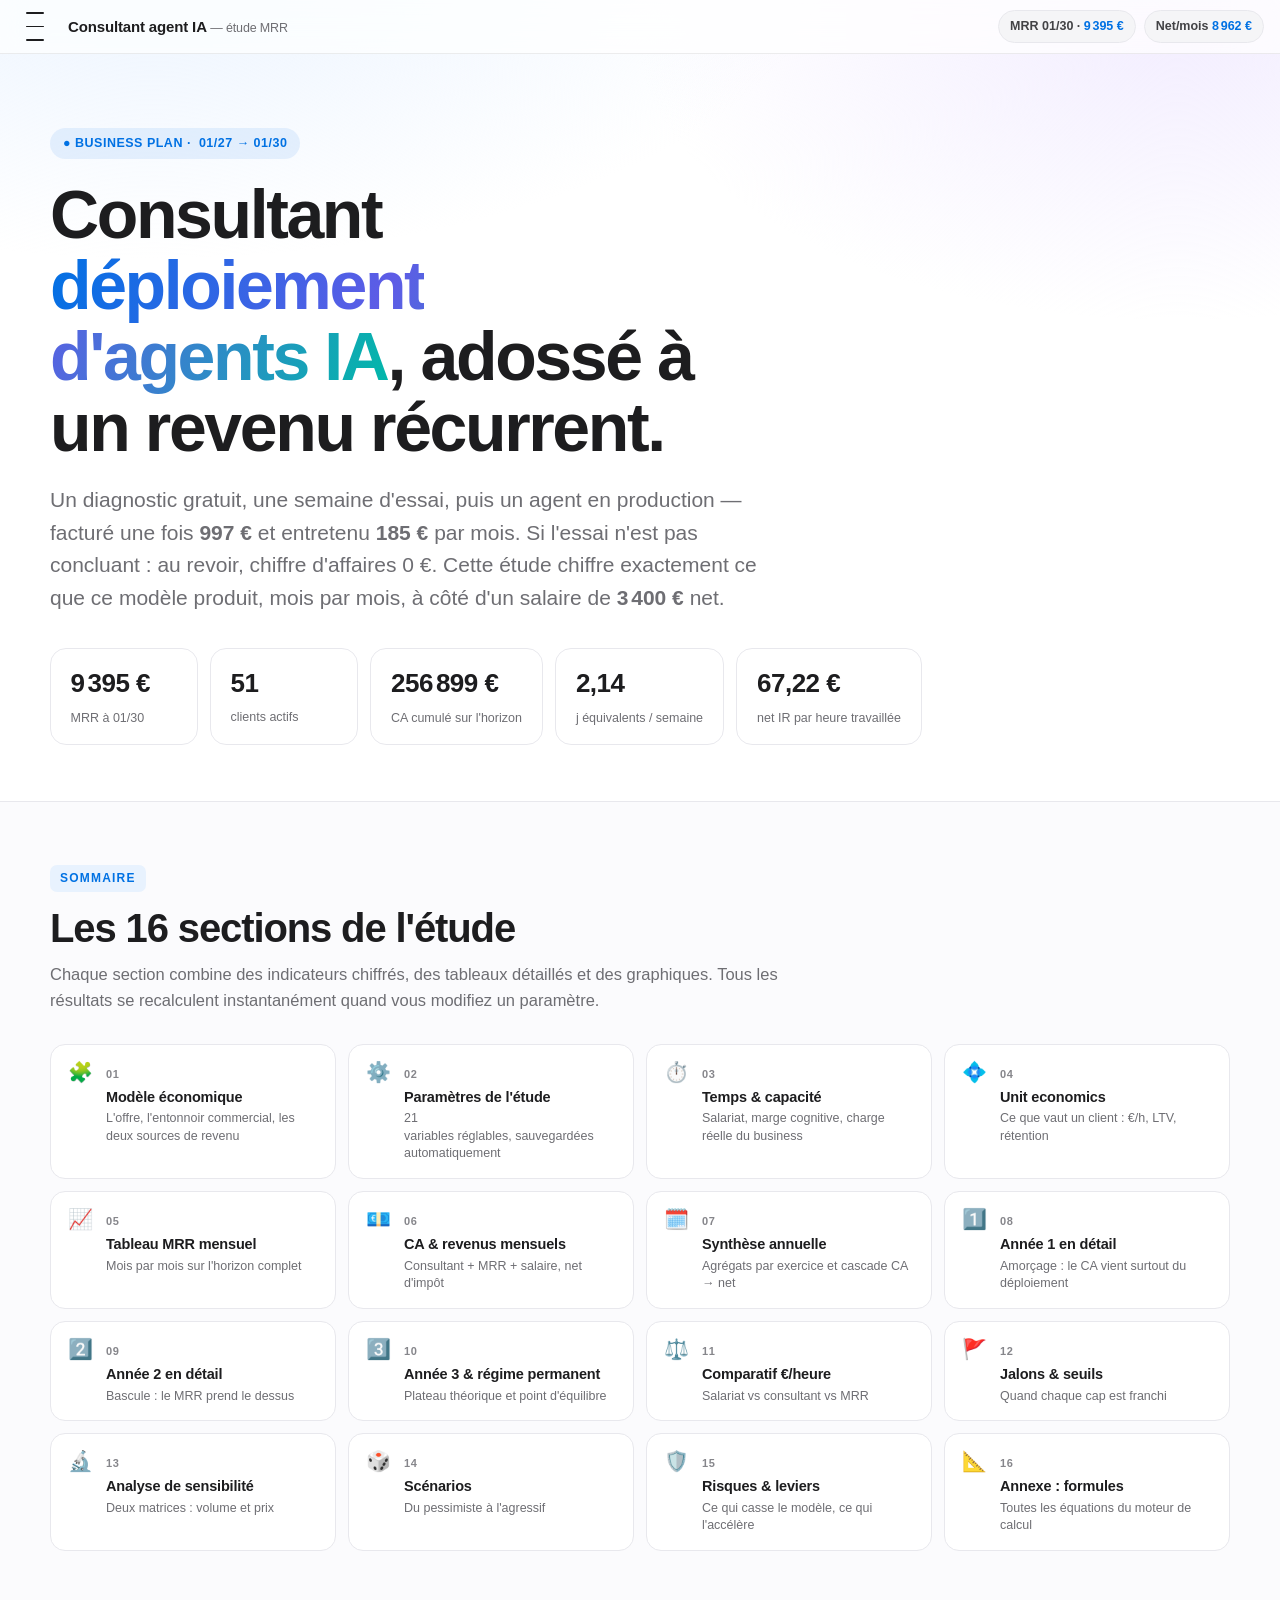
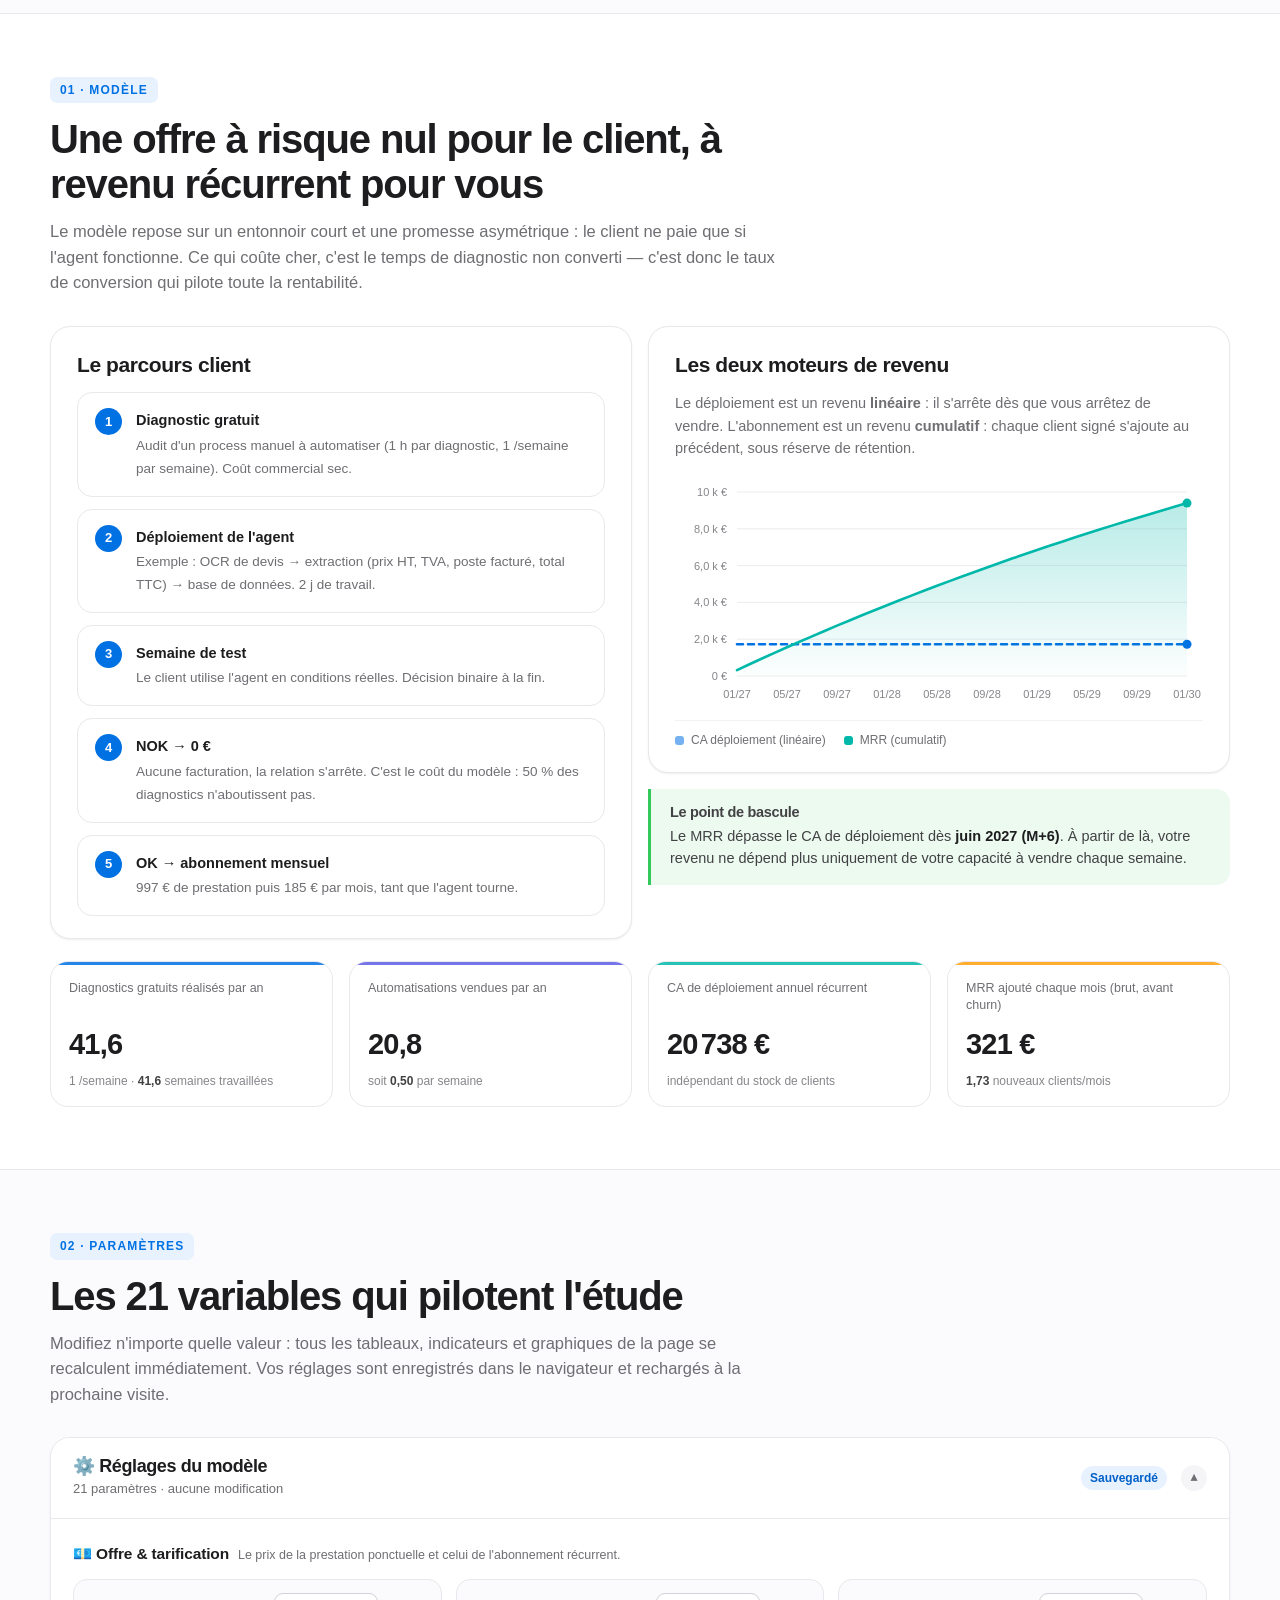
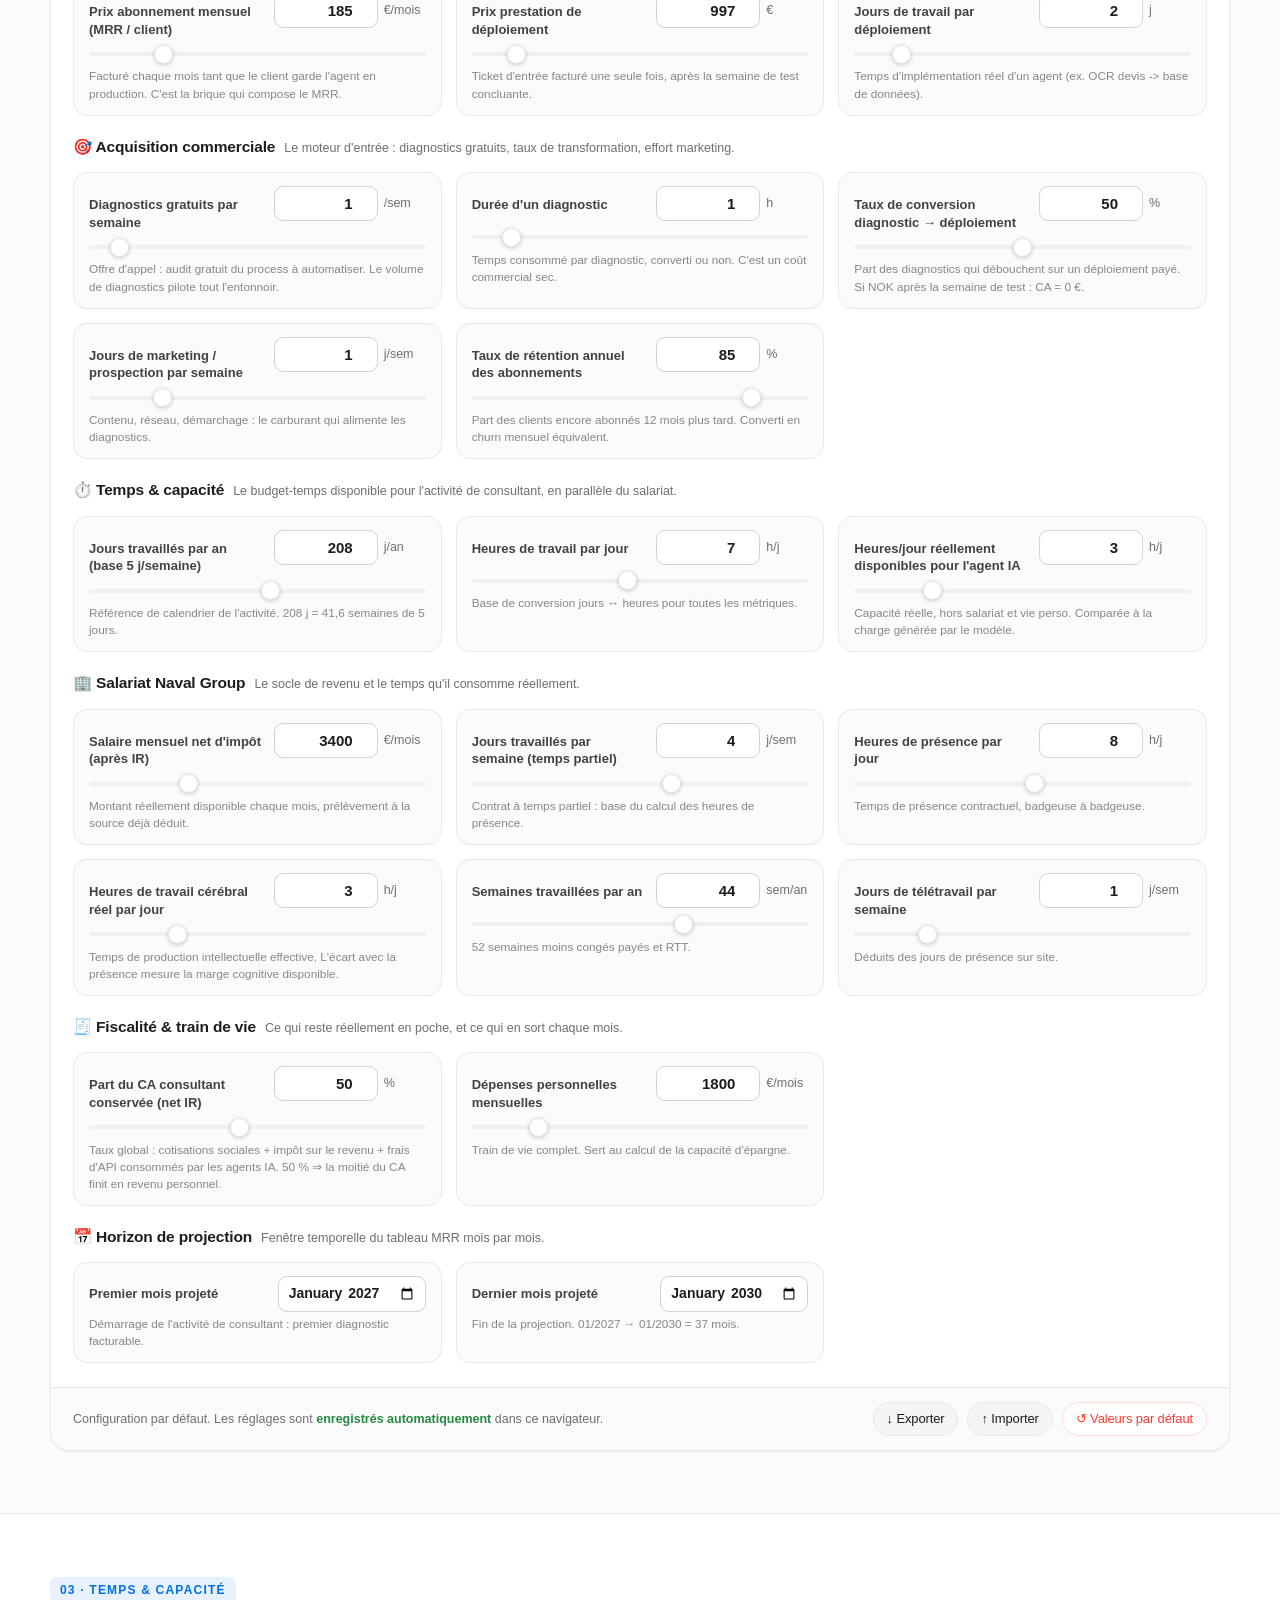
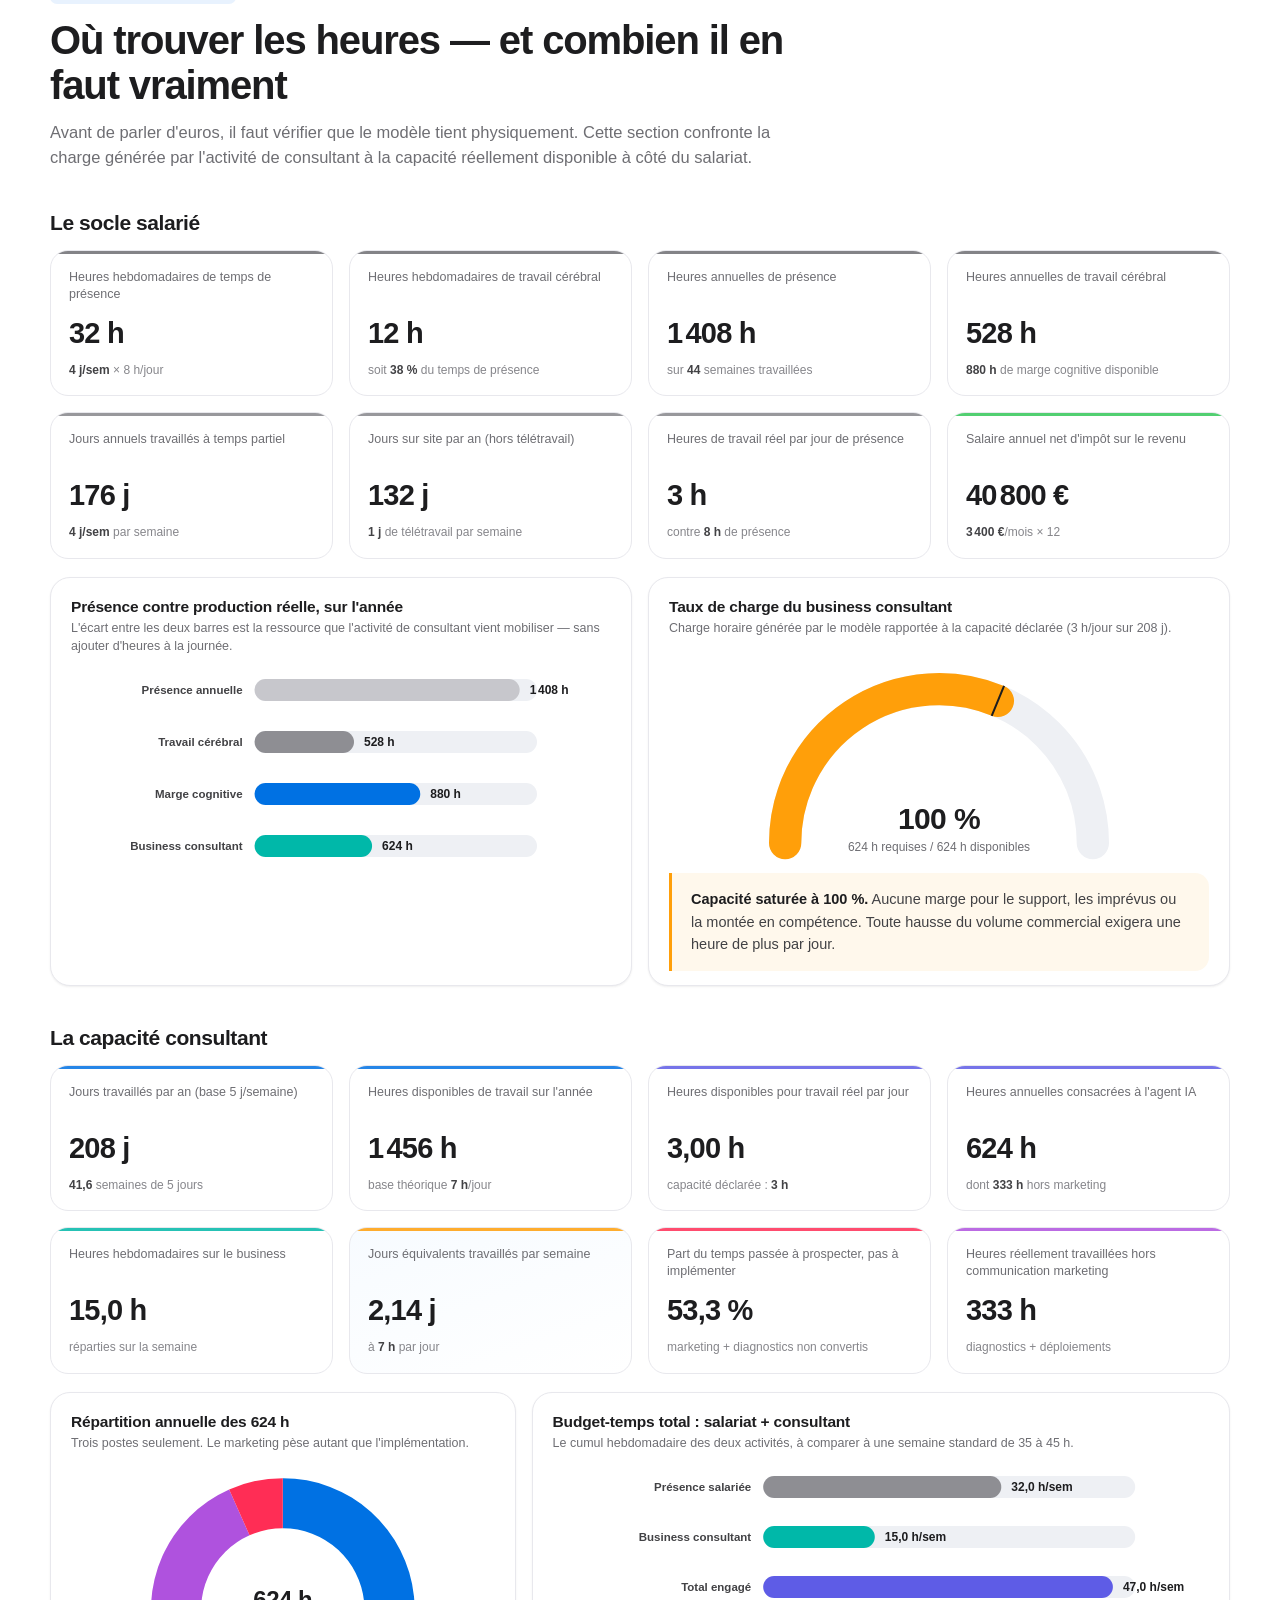
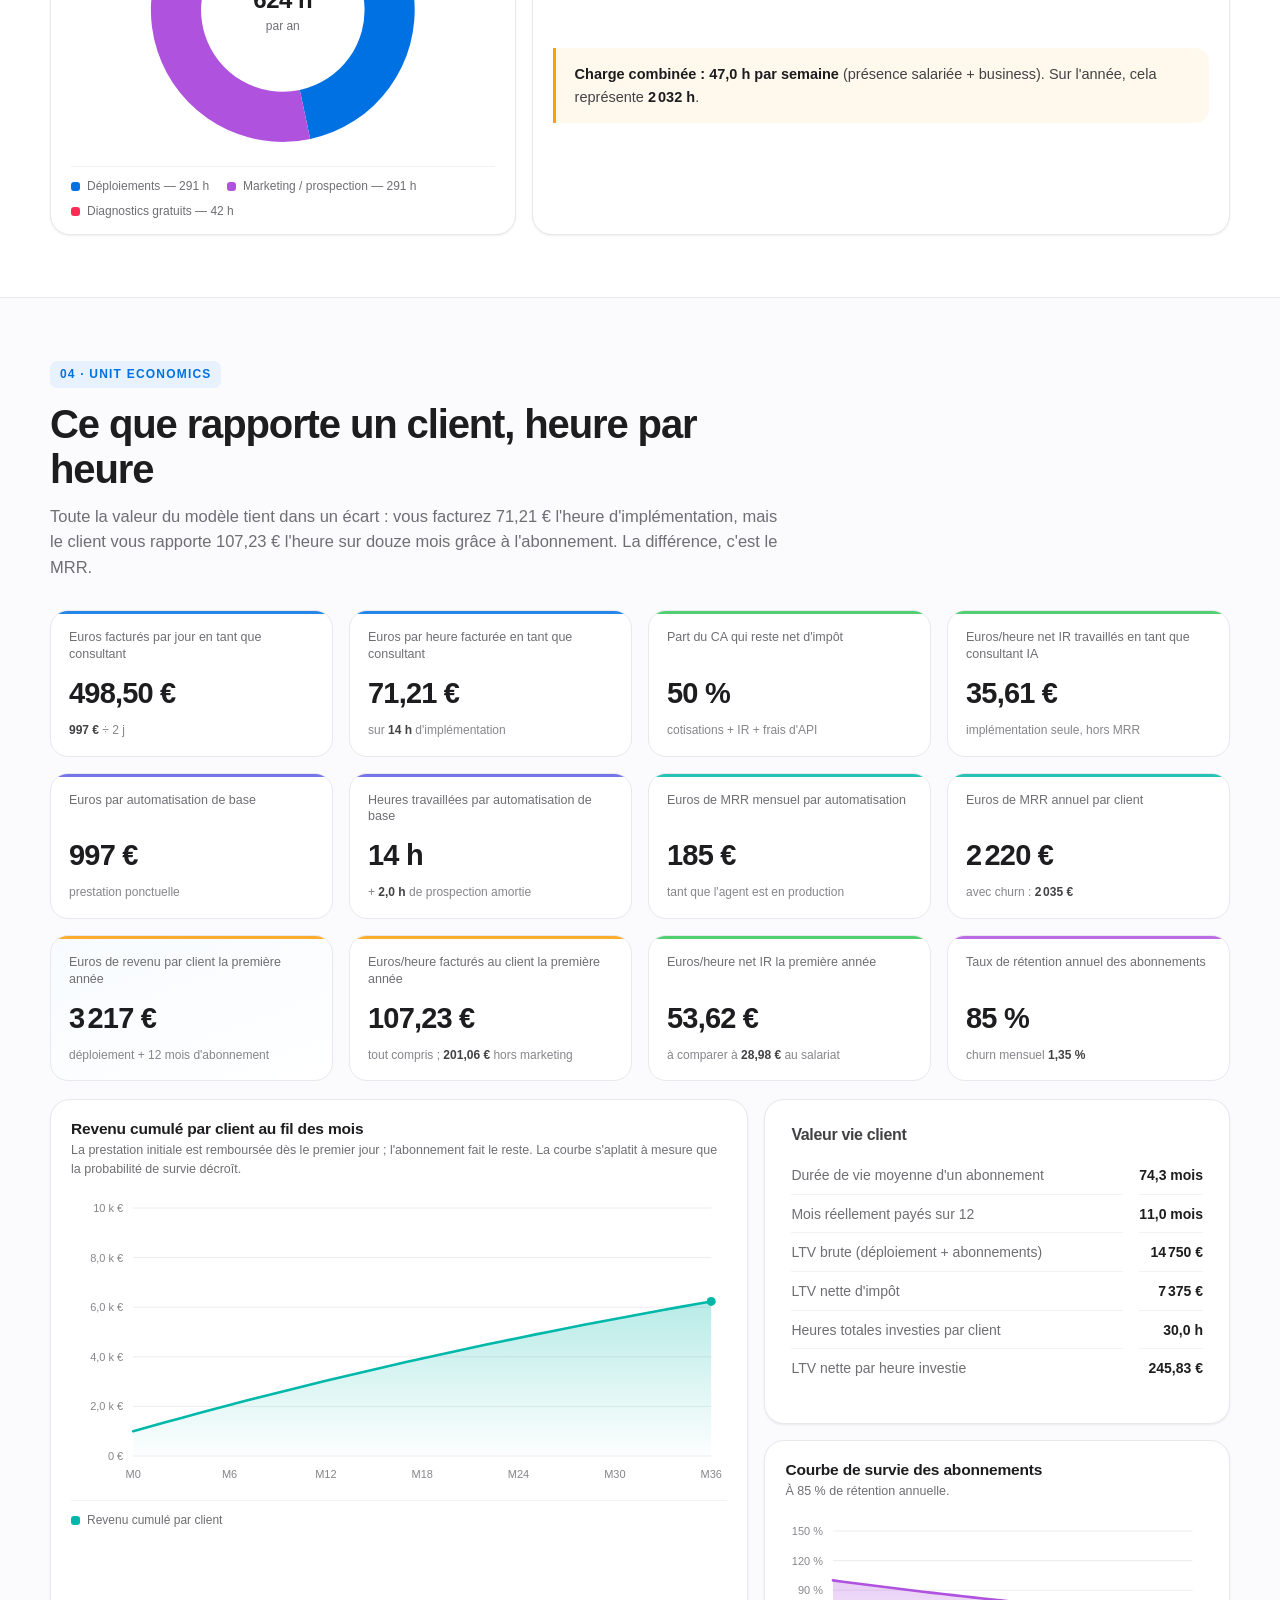
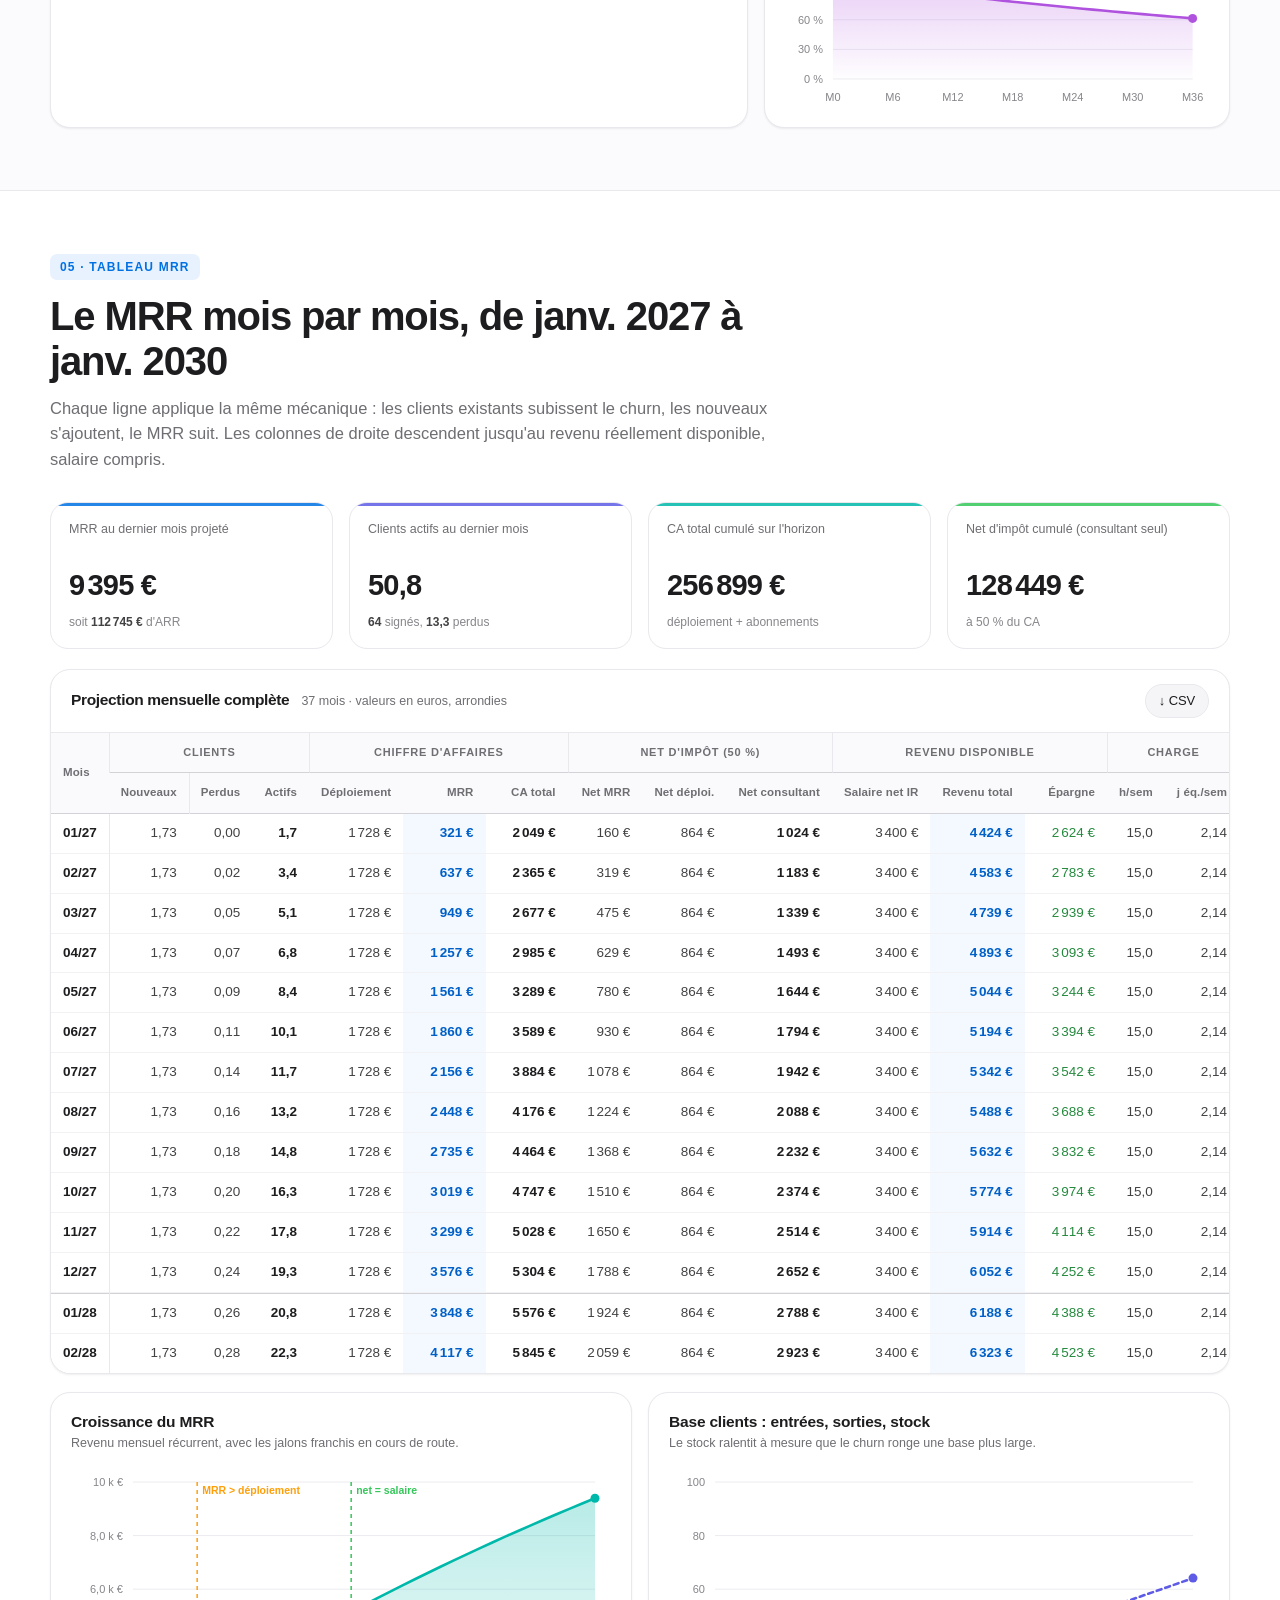
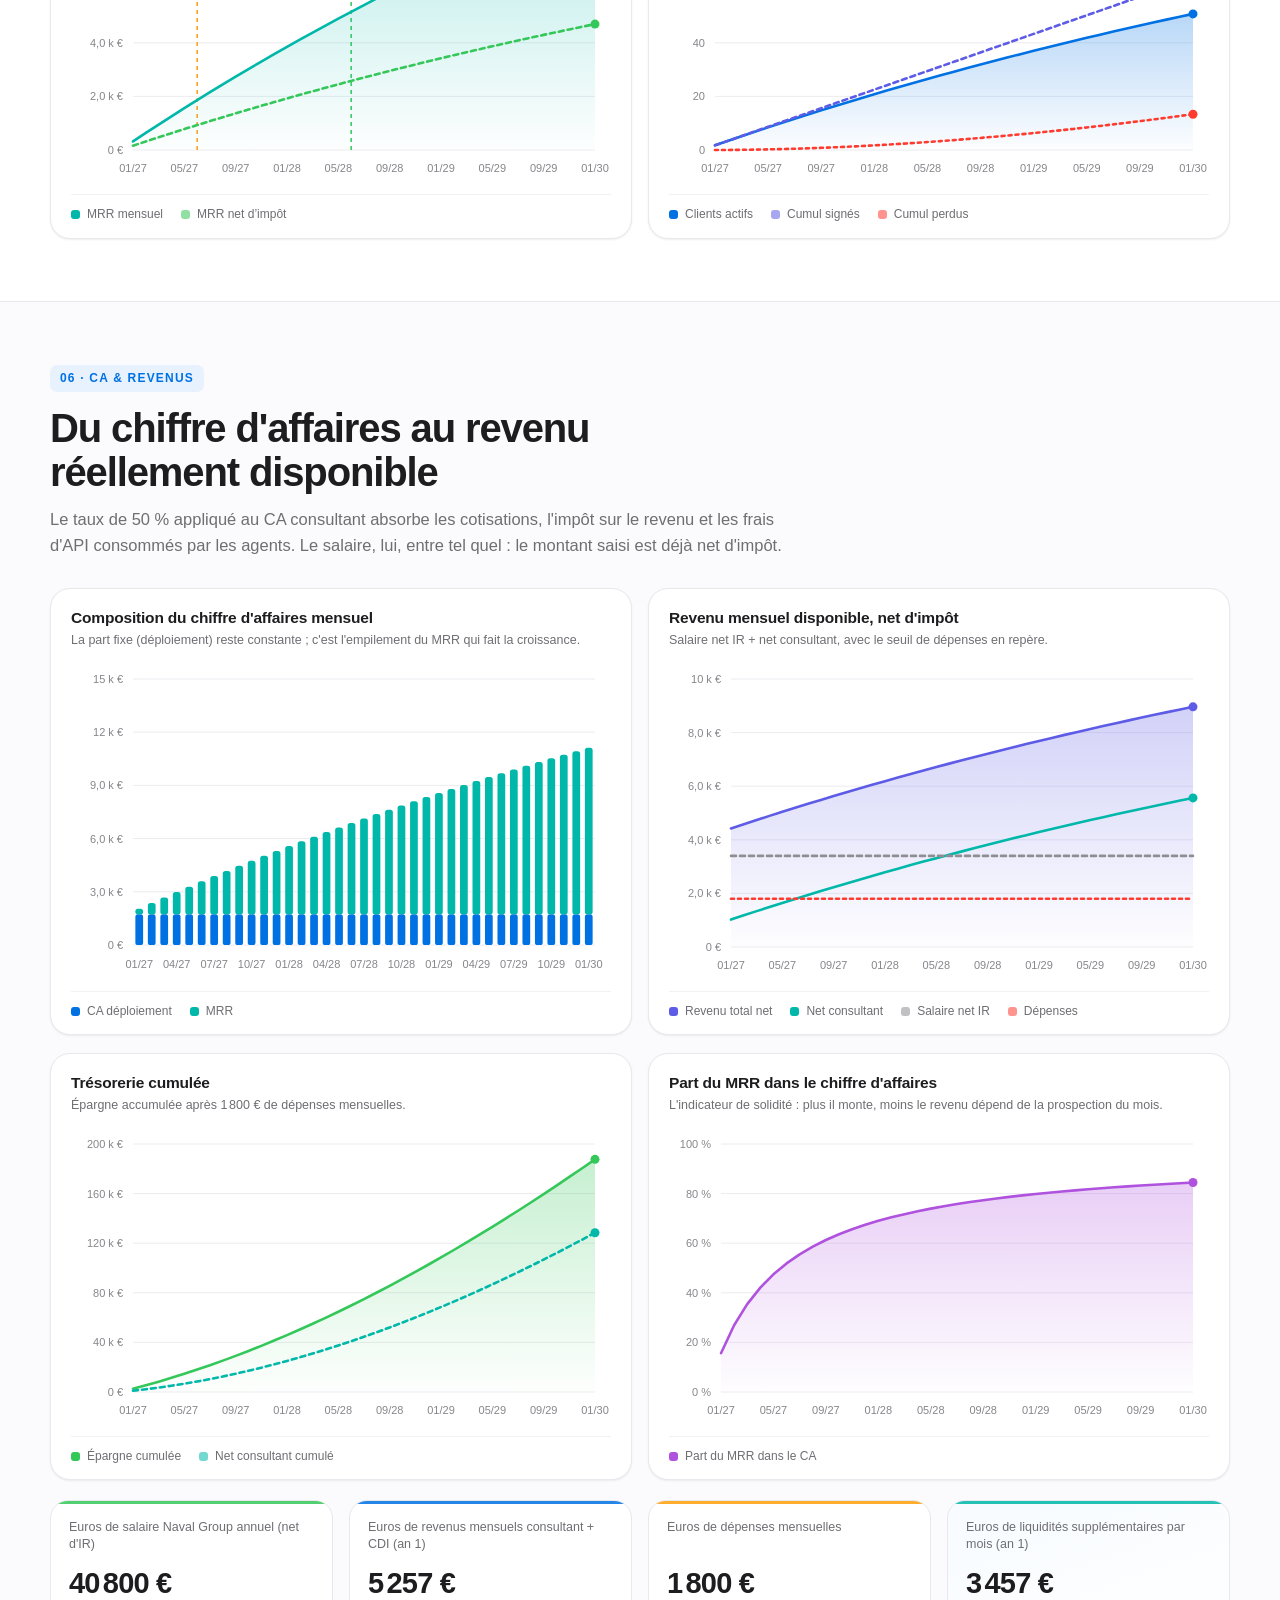
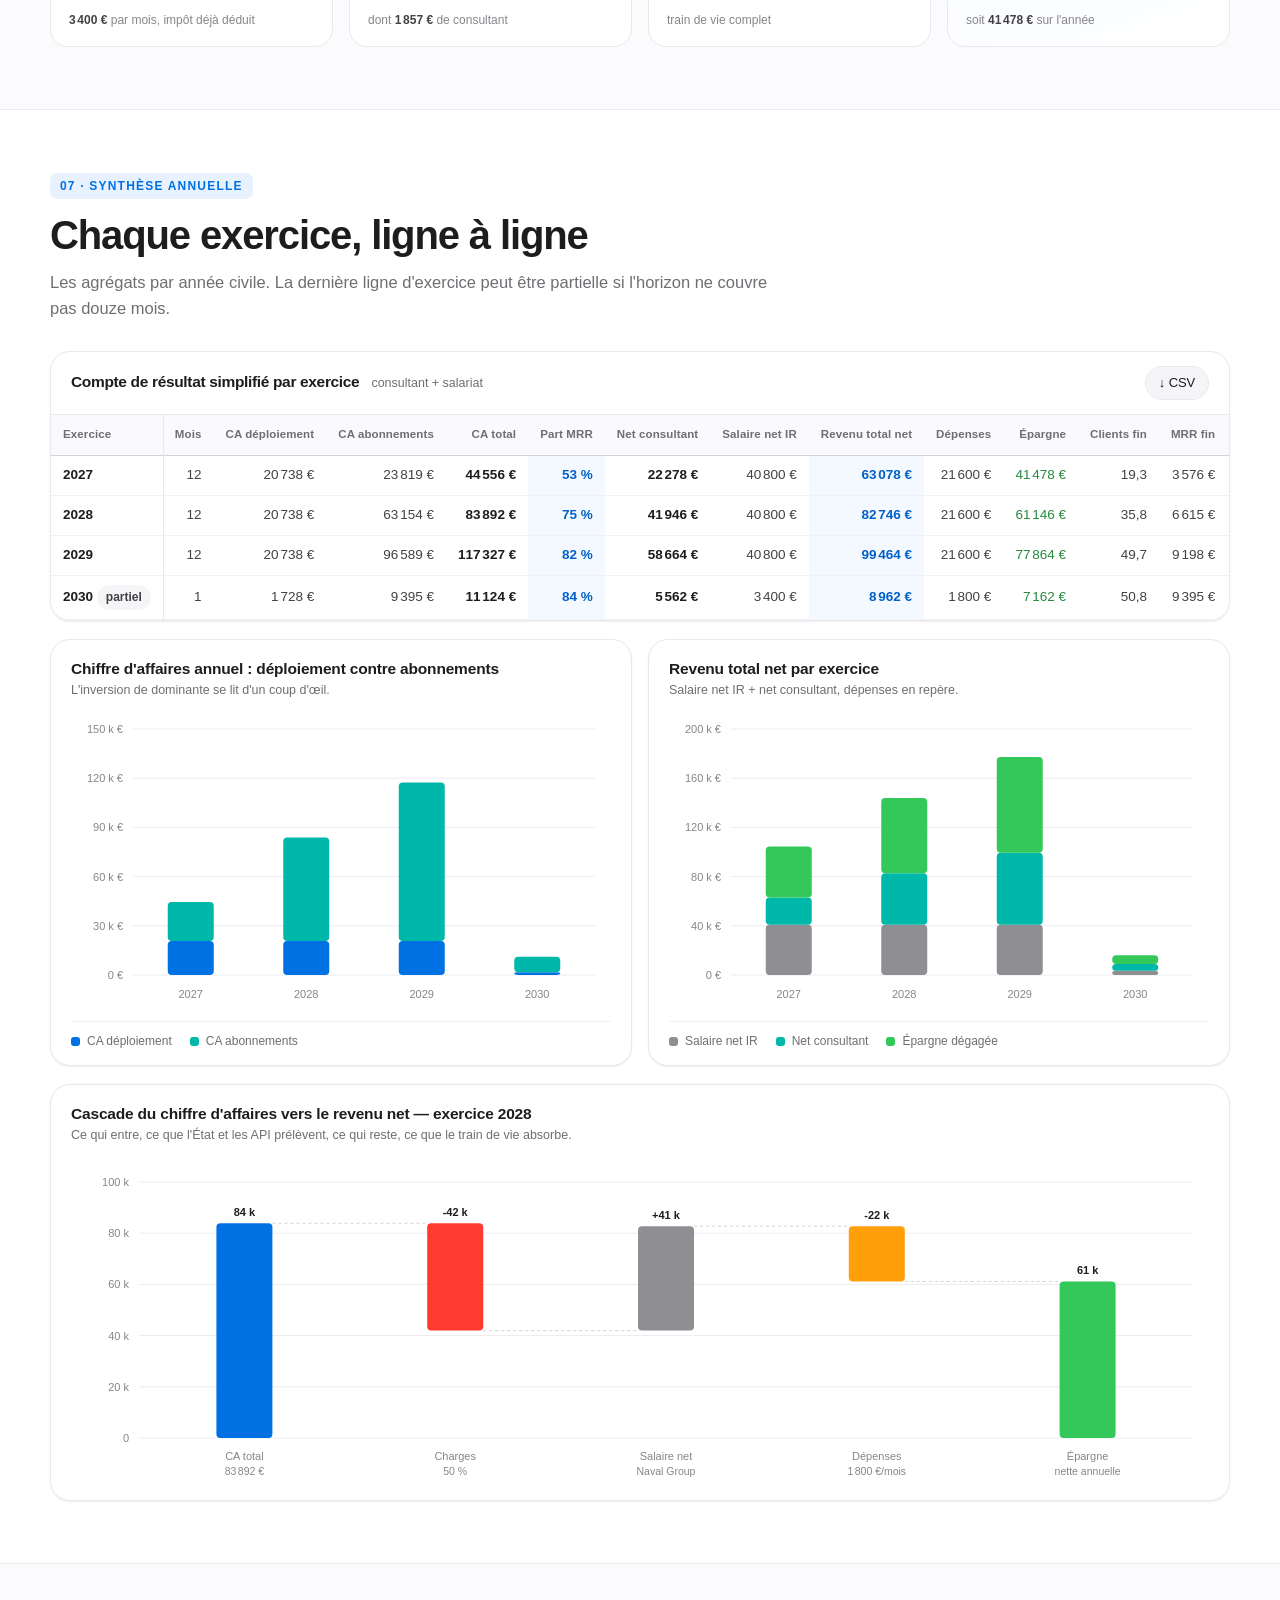
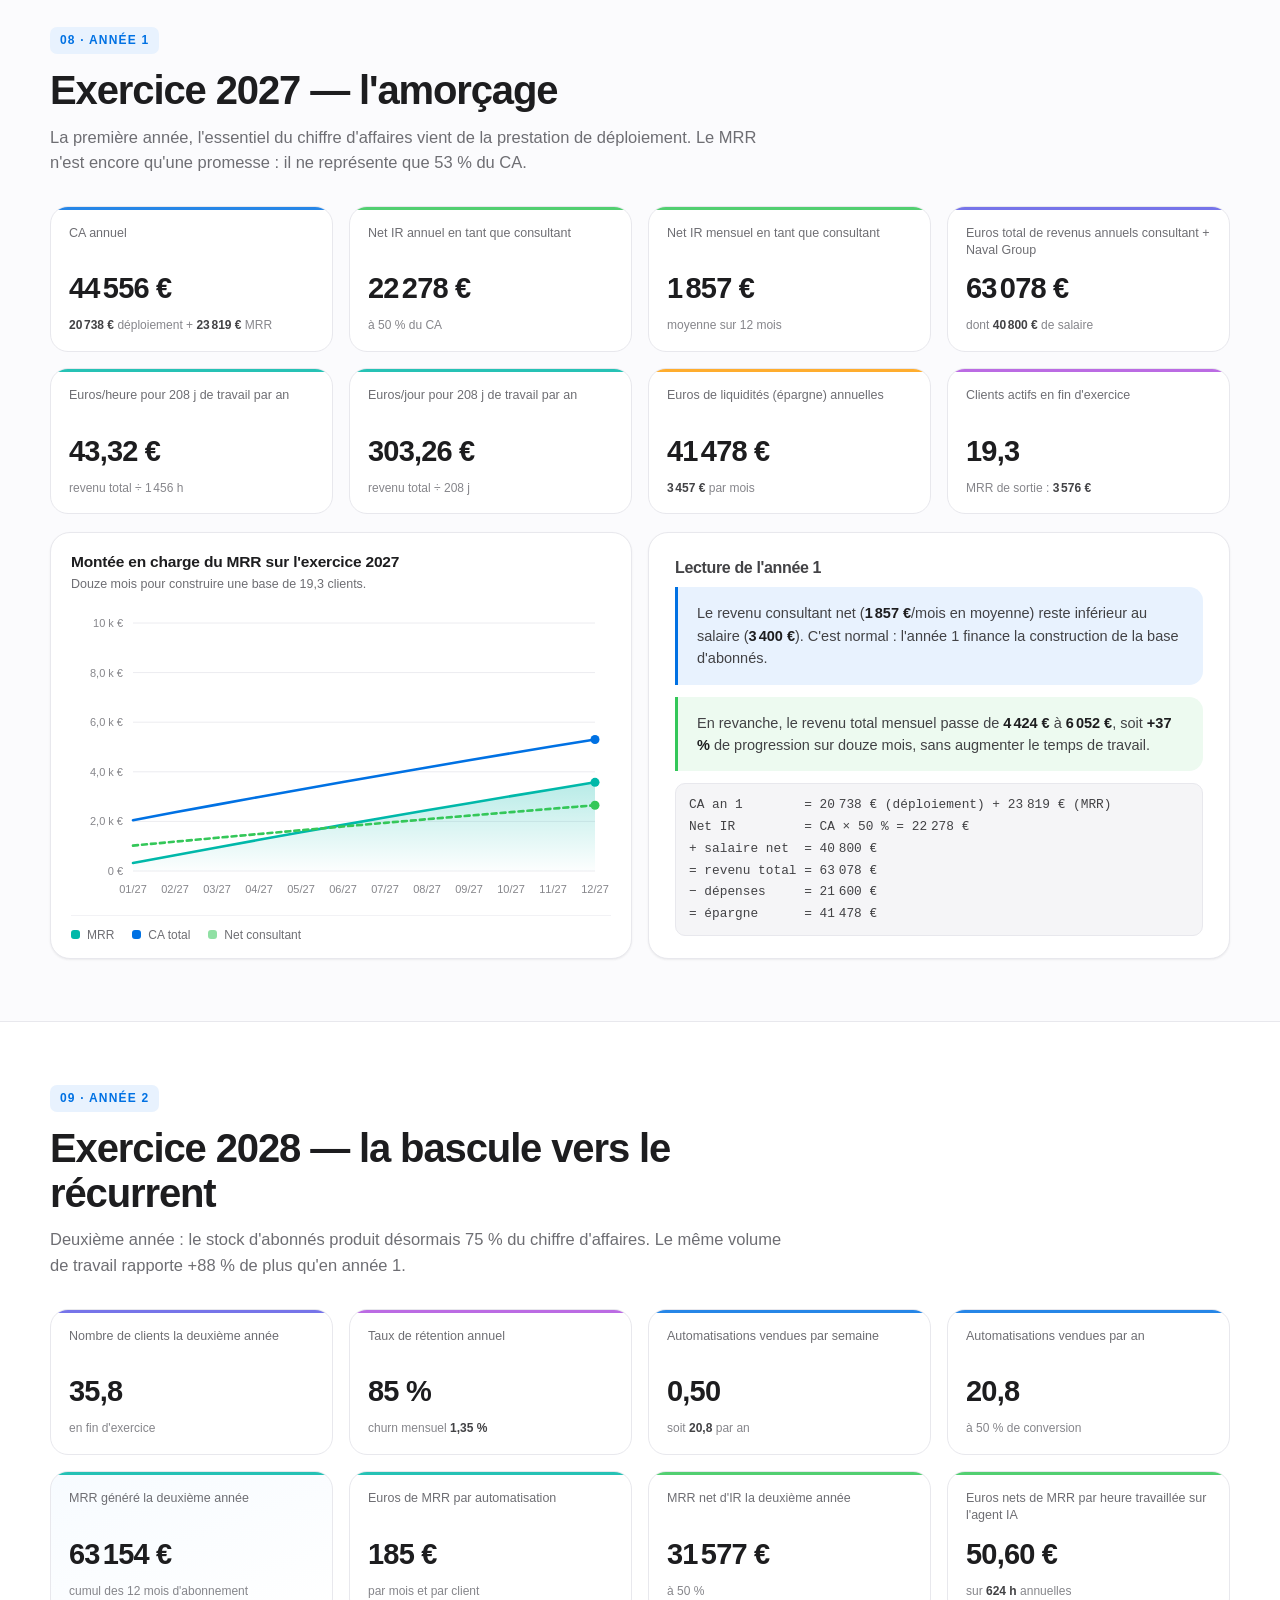
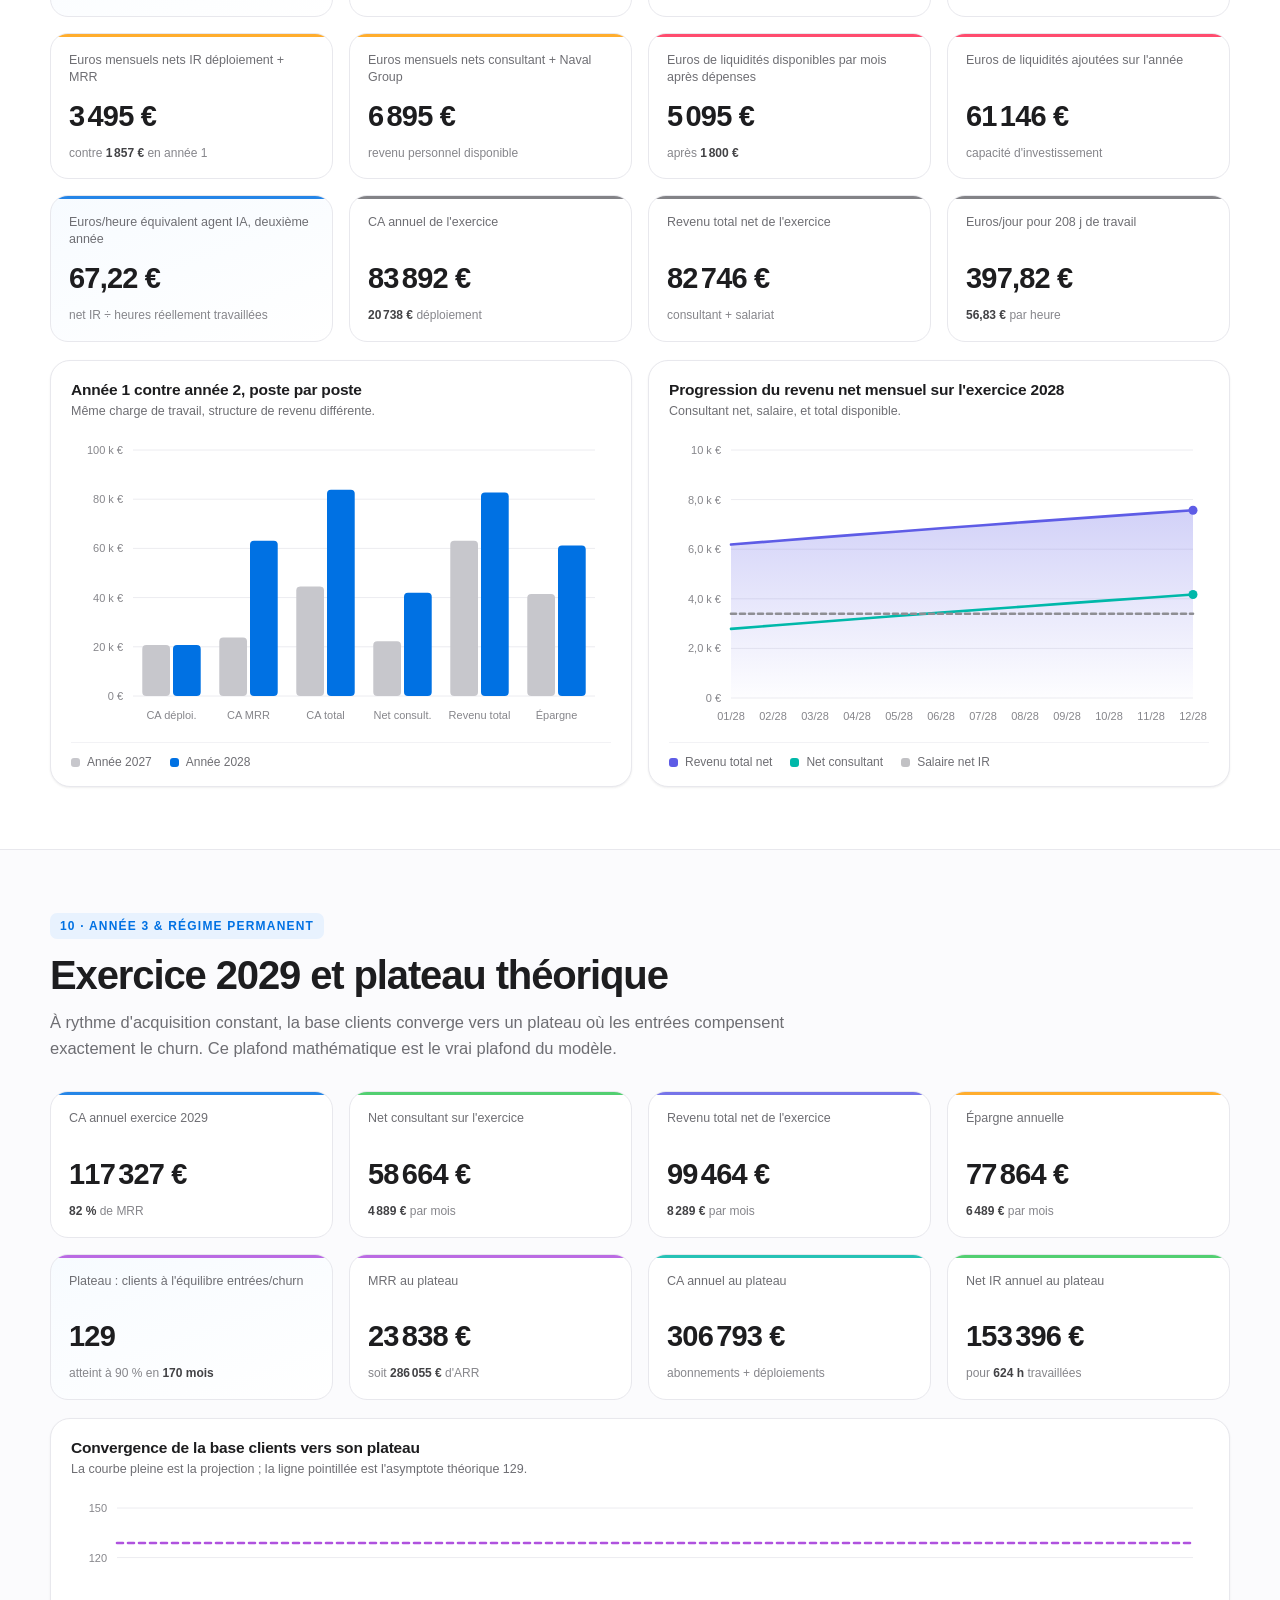
<file: web/consultant/marcus/index.html>
<!DOCTYPE html>
<html lang="fr">
<head>
<meta charset="utf-8">
<meta name="viewport" content="width=device-width, initial-scale=1, viewport-fit=cover">
<meta name="theme-color" content="#ffffff">
<meta name="description" content="Étude financière détaillée : activité de consultant en déploiement d'agents IA, avec diagnostic gratuit, prestation de déploiement et abonnement mensuel récurrent (MRR). Projection 2027-2030.">
<title>Consultant agent IA — Étude MRR 2027-2030</title>
<style>
/* ============================================================================
   style.css — Étude « Consultant déploiement d'agents IA »
   Design system inspiré macOS/Apple : fond blanc, typographie SF, cartes douces.
   ========================================================================== */

/* --------------------------------------------------------------- 1. TOKENS */
:root {
  --ink:            #1d1d1f;
  --ink-2:          #424245;
  --muted:          #6e6e73;
  --muted-2:        #86868b;
  --line:           #e8e8ed;
  --line-2:         #d2d2d7;
  --bg:             #ffffff;
  --bg-2:           #f5f5f7;
  --bg-3:           #fbfbfd;
  --card:           #ffffff;

  --blue:           #0071e3;
  --blue-dark:      #0060c8;
  --blue-soft:      #e8f2fe;
  --indigo:         #5e5ce6;
  --teal:           #00b8a9;
  --green:          #34c759;
  --green-dark:     #248a3d;
  --orange:         #ff9f0a;
  --red:            #ff3b30;
  --purple:         #af52de;
  --pink:           #ff2d55;

  --grid:           #ececf0;
  --grid-strong:    #d2d2d7;
  --track:          #eef0f4;
  --hover-line:     #c7c7cc;
  --mark:           #ff9f0a;

  --radius:         20px;
  --radius-sm:      12px;
  --radius-lg:      28px;
  --shadow-sm:      0 1px 2px rgba(0,0,0,.04), 0 1px 3px rgba(0,0,0,.03);
  --shadow:         0 4px 16px rgba(0,0,0,.06), 0 1px 2px rgba(0,0,0,.04);
  --shadow-lg:      0 18px 48px rgba(0,0,0,.10), 0 2px 8px rgba(0,0,0,.04);

  --ease:           cubic-bezier(.16,1,.3,1);
  --ease-out:       cubic-bezier(.22,.61,.36,1);
  --nav-h:          54px;

  --font: -apple-system, BlinkMacSystemFont, "SF Pro Display", "SF Pro Text", "Segoe UI Variable", "Segoe UI", Inter, Roboto, "Helvetica Neue", Arial, sans-serif;
  --mono: ui-monospace, "SF Mono", "JetBrains Mono", "Cascadia Mono", Menlo, Consolas, monospace;
}

/* ----------------------------------------------------------------- 2. BASE */
*, *::before, *::after { box-sizing: border-box; }

html {
  scroll-behavior: smooth;
  -webkit-text-size-adjust: 100%;
}
@media (prefers-reduced-motion: reduce) {
  html { scroll-behavior: auto; }
  *, *::before, *::after { animation-duration: .001ms !important; transition-duration: .001ms !important; }
}

body {
  margin: 0;
  font-family: var(--font);
  font-size: 17px;
  line-height: 1.55;
  color: var(--ink);
  background: var(--bg);
  -webkit-font-smoothing: antialiased;
  -moz-osx-font-smoothing: grayscale;
  overflow-x: hidden;
}

h1, h2, h3, h4 { margin: 0; font-weight: 600; letter-spacing: -.022em; line-height: 1.12; }
p { margin: 0 0 1em; }
a { color: var(--blue); text-decoration: none; transition: opacity .2s var(--ease); }
a:hover { opacity: .72; }
code, .mono { font-family: var(--mono); font-size: .9em; }
hr { border: 0; border-top: 1px solid var(--line); margin: 40px 0; }

.wrap { width: min(1180px, calc(100% - 40px)); margin-inline: auto; }
@media (max-width: 640px) { .wrap { width: calc(100% - 32px); } }

/* --------------------------------------------------- 3. BARRE DE PROGRESSION */
#progress {
  position: fixed; top: 0; left: 0; height: 2px; width: 0%;
  background: linear-gradient(90deg, var(--blue), var(--indigo), var(--teal));
  z-index: 220; transition: width .1s linear;
}

/* ------------------------------------------------------------ 4. NAVIGATION */
.nav {
  position: fixed; top: 0; left: 0; right: 0; height: var(--nav-h);
  display: flex; align-items: center; gap: 14px;
  padding: 0 max(16px, env(safe-area-inset-left));
  background: rgba(255,255,255,.72);
  backdrop-filter: saturate(180%) blur(20px);
  -webkit-backdrop-filter: saturate(180%) blur(20px);
  border-bottom: 1px solid rgba(0,0,0,.07);
  z-index: 200;
}
.nav__burger {
  width: 38px; height: 38px; flex: 0 0 38px; display: grid; place-items: center;
  border: 0; border-radius: 10px; background: transparent; cursor: pointer;
  transition: background .22s var(--ease), transform .22s var(--ease);
}
.nav__burger:hover { background: rgba(0,0,0,.05); }
.nav__burger:active { transform: scale(.93); }
.nav__burger span {
  display: block; width: 18px; height: 1.6px; background: var(--ink); border-radius: 2px;
  transition: transform .38s var(--ease), opacity .2s var(--ease);
}
.nav__burger span + span { margin-top: 5px; }
body.menu-open .nav__burger span:nth-child(1) { transform: translateY(6.6px) rotate(45deg); }
body.menu-open .nav__burger span:nth-child(2) { opacity: 0; }
body.menu-open .nav__burger span:nth-child(3) { transform: translateY(-6.6px) rotate(-45deg); }

.nav__title { font-size: 15px; font-weight: 600; letter-spacing: -.01em; white-space: nowrap; overflow: hidden; text-overflow: ellipsis; }
.nav__title small { color: var(--muted); font-weight: 400; }
.nav__spacer { flex: 1; }
.nav__actions { display: flex; gap: 8px; align-items: center; }
.nav__chip {
  font-size: 12.5px; font-weight: 600; padding: 6px 11px; border-radius: 999px;
  background: var(--bg-2); color: var(--ink-2); white-space: nowrap;
  border: 1px solid var(--line); transition: all .25s var(--ease);
}
.nav__chip b { color: var(--blue); }
@media (max-width: 860px) { .nav__chip.hide-sm { display: none; } }
@media (max-width: 520px) { .nav__title small { display: none; } }

/* ---------------------------------------------------------- 5. MENU LATÉRAL */
.drawer {
  position: fixed; top: 0; left: 0; bottom: 0; width: min(340px, 86vw);
  background: rgba(255,255,255,.94);
  backdrop-filter: saturate(180%) blur(24px);
  -webkit-backdrop-filter: saturate(180%) blur(24px);
  border-right: 1px solid var(--line);
  transform: translateX(-102%);
  transition: transform .5s var(--ease), box-shadow .5s var(--ease);
  z-index: 210; display: flex; flex-direction: column;
  box-shadow: none;
}
body.menu-open .drawer { transform: translateX(0); box-shadow: var(--shadow-lg); }
.drawer__head { padding: 18px 22px 12px; border-bottom: 1px solid var(--line); }
.drawer__head h3 { font-size: 19px; }
.drawer__head p { margin: 4px 0 0; font-size: 12.5px; color: var(--muted); }
.drawer__body { flex: 1; overflow-y: auto; padding: 12px 12px 28px; overscroll-behavior: contain; }
.drawer__group { margin: 12px 0 4px; padding: 0 10px; font-size: 11px; font-weight: 700;
  letter-spacing: .09em; text-transform: uppercase; color: var(--muted-2); }
.drawer a.dl {
  display: flex; align-items: center; gap: 10px; padding: 9px 12px; border-radius: 10px;
  color: var(--ink); font-size: 14.5px; transition: background .2s var(--ease), transform .2s var(--ease);
}
.drawer a.dl:hover { background: var(--bg-2); opacity: 1; transform: translateX(2px); }
.drawer a.dl.is-active { background: var(--blue-soft); color: var(--blue-dark); font-weight: 600; }
.drawer a.dl em { font-style: normal; width: 20px; text-align: center; opacity: .85; }
.drawer__foot { padding: 14px 18px; border-top: 1px solid var(--line); display: flex; gap: 8px; flex-wrap: wrap; }

.scrim {
  position: fixed; inset: 0; background: rgba(0,0,0,.28); opacity: 0; pointer-events: none;
  transition: opacity .45s var(--ease); z-index: 205;
  backdrop-filter: blur(2px); -webkit-backdrop-filter: blur(2px);
}
body.menu-open .scrim { opacity: 1; pointer-events: auto; }
body.menu-open { overflow: hidden; }

/* -------------------------------------------------------------- 6. BOUTONS */
.btn {
  display: inline-flex; align-items: center; justify-content: center; gap: 7px;
  font: inherit; font-size: 14px; font-weight: 500; letter-spacing: -.01em;
  padding: 9px 18px; border-radius: 999px; border: 1px solid transparent;
  background: var(--blue); color: #fff; cursor: pointer; white-space: nowrap;
  transition: transform .2s var(--ease), background .2s var(--ease), box-shadow .2s var(--ease), opacity .2s var(--ease);
}
.btn:hover { background: var(--blue-dark); }
.btn:active { transform: scale(.96); }
.btn--ghost { background: var(--bg-2); color: var(--ink); border-color: var(--line); }
.btn--ghost:hover { background: #ededf0; }
.btn--sm { padding: 6px 13px; font-size: 13px; }
.btn--danger { background: #fff; color: var(--red); border-color: #ffd9d6; }
.btn--danger:hover { background: #fff3f2; }

/* ----------------------------------------------------------------- 7. HERO */
.hero {
  padding: calc(var(--nav-h) + 74px) 0 56px;
  background:
    radial-gradient(1100px 520px at 12% -8%, #eaf3ff 0%, rgba(234,243,255,0) 62%),
    radial-gradient(900px 480px at 92% 4%, #f3eeff 0%, rgba(243,238,255,0) 60%),
    var(--bg);
}
.hero__eyebrow {
  display: inline-flex; align-items: center; gap: 8px; font-size: 12.5px; font-weight: 600;
  letter-spacing: .04em; text-transform: uppercase; color: var(--blue);
  background: rgba(0,113,227,.09); padding: 6px 13px; border-radius: 999px; margin-bottom: 20px;
}
.hero h1 {
  font-size: clamp(34px, 6.2vw, 68px); line-height: 1.04; letter-spacing: -.035em;
  max-width: 17ch; font-weight: 650;
}
.hero h1 .grad {
  background: linear-gradient(112deg, var(--blue) 0%, var(--indigo) 48%, var(--teal) 100%);
  -webkit-background-clip: text; background-clip: text; color: transparent;
}
.hero__lead { font-size: clamp(17px, 2.1vw, 21px); color: var(--muted); max-width: 62ch; margin-top: 22px; }
.hero__stats { display: flex; flex-wrap: wrap; gap: 12px; margin-top: 34px; }
.hero__stat {
  background: rgba(255,255,255,.7); border: 1px solid var(--line); border-radius: 16px;
  padding: 14px 20px; min-width: 148px; backdrop-filter: blur(10px);
  transition: transform .35s var(--ease), box-shadow .35s var(--ease);
}
.hero__stat:hover { transform: translateY(-3px); box-shadow: var(--shadow); }
.hero__stat b { display: block; font-size: 26px; font-weight: 600; letter-spacing: -.02em; }
.hero__stat span { font-size: 12.5px; color: var(--muted); }

/* -------------------------------------------------------------- 8. SECTIONS */
section { scroll-margin-top: calc(var(--nav-h) + 18px); padding: 62px 0; }
section.alt { background: var(--bg-3); border-block: 1px solid var(--line); }
.sec-head { margin-bottom: 30px; max-width: 78ch; }
.sec-num {
  display: inline-block; font-size: 12px; font-weight: 700; letter-spacing: .1em;
  color: var(--blue); background: var(--blue-soft); padding: 4px 10px; border-radius: 7px; margin-bottom: 14px;
}
.sec-head h2 { font-size: clamp(26px, 3.6vw, 40px); letter-spacing: -.028em; }
.sec-head p { margin-top: 12px; color: var(--muted); font-size: 16.5px; }
h3.sub { font-size: 21px; margin: 40px 0 16px; letter-spacing: -.02em; }
h4.sub2 { font-size: 16px; margin: 26px 0 10px; color: var(--ink-2); }

/* ---------------------------------------------------------------- 9. CARTES */
.card {
  background: var(--card); border: 1px solid var(--line); border-radius: var(--radius);
  padding: 22px; box-shadow: var(--shadow-sm);
  transition: transform .4s var(--ease), box-shadow .4s var(--ease), border-color .4s var(--ease);
}
.card:hover { box-shadow: var(--shadow); border-color: var(--line-2); }
.card--flat { box-shadow: none; }
.card--pad { padding: 26px 26px 22px; }

.grid { display: grid; gap: 16px; }
.g2 { grid-template-columns: repeat(2, minmax(0,1fr)); }
.g3 { grid-template-columns: repeat(3, minmax(0,1fr)); }
.g4 { grid-template-columns: repeat(4, minmax(0,1fr)); }
.g5 { grid-template-columns: repeat(5, minmax(0,1fr)); }
.g23 { grid-template-columns: 2fr 3fr; }
.g32 { grid-template-columns: 3fr 2fr; }
@media (max-width: 1000px) { .g4, .g5 { grid-template-columns: repeat(2, minmax(0,1fr)); } .g23, .g32 { grid-template-columns: 1fr; } }
@media (max-width: 860px)  { .g3 { grid-template-columns: repeat(2, minmax(0,1fr)); } }
@media (max-width: 620px)  { .g2, .g3, .g4, .g5 { grid-template-columns: 1fr; } }

/* KPI */
.kpi {
  background: var(--card); border: 1px solid var(--line); border-radius: 18px; padding: 18px 18px 16px;
  position: relative; overflow: hidden;
  transition: transform .4s var(--ease), box-shadow .4s var(--ease);
}
.kpi:hover { transform: translateY(-3px); box-shadow: var(--shadow); }
.kpi::after {
  content: ''; position: absolute; inset: 0 0 auto 0; height: 3px;
  background: var(--accent, var(--blue)); opacity: .85;
  transform: scaleX(0); transform-origin: left; transition: transform .7s var(--ease) var(--d, 0ms);
}
.kpi.in::after { transform: scaleX(1); }
.kpi__label { font-size: 12.5px; color: var(--muted); line-height: 1.35; min-height: 2.7em; }
.kpi__value { font-size: clamp(21px, 2.6vw, 29px); font-weight: 600; letter-spacing: -.028em; margin-top: 8px; font-variant-numeric: tabular-nums; }
.kpi__value.sm { font-size: clamp(18px, 2.1vw, 23px); }
.kpi__note { font-size: 12px; color: var(--muted-2); margin-top: 5px; }
.kpi__note b { color: var(--ink-2); font-weight: 600; }
.kpi--accent { background: linear-gradient(160deg, #f7fbff, #fff); }

/* pastilles / badges */
.badge {
  display: inline-flex; align-items: center; gap: 5px; font-size: 12px; font-weight: 600;
  padding: 3px 9px; border-radius: 999px; background: var(--bg-2); color: var(--ink-2);
}
.badge--ok { background: #e6f8ea; color: var(--green-dark); }
.badge--warn { background: #fff4e0; color: #a05a00; }
.badge--bad { background: #ffecea; color: #c1261c; }
.badge--info { background: var(--blue-soft); color: var(--blue-dark); }

/* --------------------------------------------------------------- 10. SOMMAIRE */
.toc { display: grid; grid-template-columns: repeat(auto-fill, minmax(250px,1fr)); gap: 12px; }
.toc a {
  display: flex; gap: 13px; align-items: flex-start; padding: 15px 17px;
  border: 1px solid var(--line); border-radius: 15px; background: var(--card); color: var(--ink);
  transition: all .35s var(--ease);
}
.toc a:hover { opacity: 1; transform: translateY(-2px); border-color: var(--blue); box-shadow: 0 8px 22px rgba(0,113,227,.10); }
.toc a i { font-style: normal; font-size: 20px; line-height: 1.2; }
.toc a b { display: block; font-size: 14.5px; font-weight: 600; letter-spacing: -.012em; }
.toc a span { display: block; font-size: 12.5px; color: var(--muted); margin-top: 2px; line-height: 1.4; }
.toc a u { text-decoration: none; font-size: 11px; font-weight: 700; color: var(--muted-2); letter-spacing: .06em; }

/* ------------------------------------------------------------ 11. PARAMÈTRES */
.panel {
  border: 1px solid var(--line); border-radius: var(--radius); background: var(--card);
  overflow: hidden; box-shadow: var(--shadow-sm);
}
.panel__head {
  display: flex; align-items: center; gap: 14px; padding: 18px 22px; cursor: pointer;
  user-select: none; background: var(--card); transition: background .25s var(--ease);
}
.panel__head:hover { background: var(--bg-3); }
.panel__head h3 { font-size: 18px; flex: 1; }
.panel__head p { margin: 3px 0 0; font-size: 13px; color: var(--muted); font-weight: 400; }
.panel__chev {
  width: 26px; height: 26px; display: grid; place-items: center; border-radius: 50%;
  background: var(--bg-2); transition: transform .45s var(--ease), background .25s var(--ease);
  font-size: 12px; color: var(--muted);
}
.panel.is-open .panel__chev { transform: rotate(180deg); }
.panel__body {
  display: grid; grid-template-rows: 0fr;
  transition: grid-template-rows .55s var(--ease);
}
.panel.is-open .panel__body { grid-template-rows: 1fr; }
.panel__inner { overflow: hidden; }
.panel__pad { padding: 4px 22px 24px; border-top: 1px solid var(--line); }

.pgroup { margin-top: 22px; }
.pgroup__title { display: flex; align-items: baseline; gap: 9px; margin-bottom: 4px; }
.pgroup__title h4 { font-size: 15.5px; font-weight: 650; letter-spacing: -.01em; }
.pgroup__title span { font-size: 12.5px; color: var(--muted); }
.pgrid { display: grid; grid-template-columns: repeat(auto-fill, minmax(300px,1fr)); gap: 14px; margin-top: 14px; }
@media (max-width: 560px) { .pgrid { grid-template-columns: 1fr; } }

.field {
  border: 1px solid var(--line); border-radius: 14px; padding: 13px 15px 12px; background: var(--bg-3);
  transition: border-color .3s var(--ease), background .3s var(--ease);
}
.field:focus-within { border-color: var(--blue); background: #fff; }
.field.is-modified { border-color: var(--orange); background: #fffdf7; }
.field__top { display: flex; align-items: baseline; justify-content: space-between; gap: 10px; }
.field__label { font-size: 13px; font-weight: 550; color: var(--ink-2); line-height: 1.35; }
.field__input { display: flex; align-items: center; gap: 6px; }
.field input[type=number], .field input[type=month] {
  font: inherit; font-size: 15px; font-weight: 600; width: 104px; text-align: right;
  border: 1px solid var(--line-2); border-radius: 9px; padding: 5px 9px; background: #fff;
  color: var(--ink); font-variant-numeric: tabular-nums; transition: border-color .2s var(--ease), box-shadow .2s var(--ease);
}
.field input[type=month] { width: 148px; font-size: 14px; text-align: left; }
.field input:focus { outline: 0; border-color: var(--blue); box-shadow: 0 0 0 3px rgba(0,113,227,.14); }
.field__unit { font-size: 12.5px; color: var(--muted); min-width: 42px; }
.field input[type=range] {
  -webkit-appearance: none; appearance: none; width: 100%; height: 4px; margin: 13px 0 6px;
  background: var(--track); border-radius: 3px; outline: none;
}
.field input[type=range]::-webkit-slider-thumb {
  -webkit-appearance: none; width: 19px; height: 19px; border-radius: 50%; background: #fff;
  border: 1px solid rgba(0,0,0,.09); box-shadow: 0 1px 4px rgba(0,0,0,.22); cursor: grab;
  transition: transform .18s var(--ease);
}
.field input[type=range]::-webkit-slider-thumb:active { transform: scale(1.16); cursor: grabbing; }
.field input[type=range]::-moz-range-thumb {
  width: 18px; height: 18px; border-radius: 50%; background: #fff;
  border: 1px solid rgba(0,0,0,.12); box-shadow: 0 1px 4px rgba(0,0,0,.22); cursor: grab;
}
.field__help { font-size: 11.8px; color: var(--muted-2); line-height: 1.45; margin-top: 4px; }
.field__def { font-size: 11px; color: var(--muted-2); }
.field__def b { color: var(--orange); }

.param-bar {
  display: flex; flex-wrap: wrap; gap: 9px; align-items: center;
  padding: 14px 22px; background: var(--bg-3); border-top: 1px solid var(--line);
}
.param-bar__status { flex: 1; font-size: 12.5px; color: var(--muted); min-width: 180px; }
.param-bar__status b { color: var(--green-dark); }

/* --------------------------------------------------------------- 12. TABLEAUX */
.tablewrap {
  border: 1px solid var(--line); border-radius: var(--radius); overflow: hidden; background: var(--card);
  box-shadow: var(--shadow-sm);
}
.tablescroll { overflow-x: auto; -webkit-overflow-scrolling: touch; max-height: var(--tmax, none); }
table { border-collapse: separate; border-spacing: 0; width: 100%; font-size: 13.5px; }
thead th {
  position: sticky; top: 0; z-index: 2; background: #fafafc; text-align: right;
  font-weight: 600; font-size: 11.5px; letter-spacing: .01em; color: var(--muted);
  padding: 11px 12px; border-bottom: 1px solid var(--line-2); white-space: nowrap;
}
thead th:first-child, tbody td:first-child { text-align: left; }
thead th.grp { text-align: center; border-left: 1px solid var(--line); font-size: 11px; text-transform: uppercase; letter-spacing: .07em; }
tbody td {
  padding: 9px 12px; text-align: right; border-bottom: 1px solid #f2f2f5;
  font-variant-numeric: tabular-nums; white-space: nowrap; color: var(--ink-2);
}
tbody tr { transition: background .16s linear; }
tbody tr:hover td { background: #f7fbff; }
tbody tr.yr-start td { border-top: 1.5px solid var(--line-2); }
tbody tr.is-total td { font-weight: 650; background: #fafafc; color: var(--ink); }
tbody td.k { font-weight: 600; color: var(--ink); }
tbody td.pos { color: var(--green-dark); }
tbody td.neg { color: var(--red); }
tbody td.hl { background: #f4f9ff; font-weight: 600; color: var(--blue-dark); }
tfoot td { padding: 11px 12px; text-align: right; font-weight: 650; background: #f5f5f7; border-top: 1px solid var(--line-2); font-variant-numeric: tabular-nums; }
tfoot td:first-child { text-align: left; }
.sticky-1 td:first-child, .sticky-1 th:first-child { position: sticky; left: 0; background: #fff; z-index: 1; box-shadow: 1px 0 0 var(--line); }
.sticky-1 thead th:first-child { background: #fafafc; z-index: 3; }
.sticky-1 tbody tr:hover td:first-child { background: #f7fbff; }
.table-cap { padding: 14px 20px; border-bottom: 1px solid var(--line); display: flex; align-items: baseline; gap: 12px; flex-wrap: wrap; }
.table-cap h4 { font-size: 15.5px; font-weight: 650; }
.table-cap span { font-size: 12.5px; color: var(--muted); }
.table-cap .btn { margin-left: auto; }

/* définitions clé/valeur */
.kv { display: grid; grid-template-columns: 1fr auto; gap: 2px 16px; font-size: 14px; }
.kv dt { color: var(--muted); padding: 7px 0; border-bottom: 1px solid #f2f2f5; }
.kv dd { margin: 0; padding: 7px 0; text-align: right; font-weight: 600; font-variant-numeric: tabular-nums; border-bottom: 1px solid #f2f2f5; }
.kv dt:last-of-type, .kv dd:last-of-type { border-bottom: 0; }

/* ------------------------------------------------------------ 13. GRAPHIQUES */
.chart-card { padding: 20px 20px 14px; }
.chart-card h4 { font-size: 15.5px; font-weight: 650; letter-spacing: -.012em; }
.chart-card .cap { font-size: 12.5px; color: var(--muted); margin: 4px 0 12px; line-height: 1.45; }
.chart-host { position: relative; width: 100%; }
.chart-svg { display: block; width: 100%; overflow: visible; }
.chart-axis-label { font-size: 11px; fill: var(--muted-2); font-family: var(--font); }
.chart-axis-label.strong { fill: var(--ink-2); font-weight: 550; font-size: 11.5px; }
.chart-axis-label.muted { fill: var(--muted-2); font-size: 10.5px; }
.chart-value { font-size: 12px; font-weight: 600; fill: var(--ink); font-family: var(--font); font-variant-numeric: tabular-nums; }
.chart-value.small { font-size: 11px; }
.chart-cell-label { font-size: 11.5px; font-weight: 600; font-family: var(--font); font-variant-numeric: tabular-nums; }
.chart-mark-label { font-size: 10.5px; font-weight: 600; font-family: var(--font); }
.donut-center-1 { font-size: 24px; font-weight: 650; fill: var(--ink); font-family: var(--font); letter-spacing: -.02em; }
.donut-center-2 { font-size: 12px; fill: var(--muted); font-family: var(--font); }
.gauge-value { font-size: 30px; font-weight: 650; fill: var(--ink); font-family: var(--font); letter-spacing: -.02em; }
.gauge-sub { font-size: 12px; fill: var(--muted); font-family: var(--font); }

.chart-anim .chart-line { transition: stroke-dashoffset 1.5s var(--ease-out) .05s; }
.chart-anim.is-drawn .chart-line { stroke-dashoffset: 0 !important; }
.chart-anim .chart-area, .chart-anim .chart-dot { opacity: 0; transition: opacity .8s var(--ease) .5s; }
.chart-anim.is-drawn .chart-area { opacity: 1; }
.chart-anim.is-drawn .chart-dot { opacity: 1; }
.chart-anim .chart-bar { transform: scaleY(0); transform-origin: center var(--oy, 100%); transform-box: fill-box;
  transition: transform .8s var(--ease) var(--delay, 0ms); }
.chart-anim.is-drawn .chart-bar { transform: scaleY(1); }
.chart-anim .chart-barh { width: 0 !important; transition: width .9s var(--ease) var(--delay, 0ms); }
.chart-anim.is-drawn .chart-barh { width: var(--w) !important; }
.chart-anim .chart-slice { opacity: 0; transform: scale(.82); transform-origin: center; transform-box: view-box;
  transition: opacity .6s var(--ease) var(--delay,0ms), transform .7s var(--ease) var(--delay,0ms); }
.chart-anim.is-drawn .chart-slice { opacity: 1; transform: scale(1); }
.chart-slice { cursor: pointer; transition: filter .2s var(--ease); }
.chart-slice:hover { filter: brightness(1.07); }
.chart-anim .chart-cell { opacity: 0; transform: scale(.9); transform-origin: center; transform-box: fill-box;
  transition: opacity .5s var(--ease) var(--delay,0ms), transform .5s var(--ease) var(--delay,0ms); }
.chart-anim.is-drawn .chart-cell { opacity: 1; transform: scale(1); }

.chart-legend { display: flex; flex-wrap: wrap; gap: 6px 18px; margin-top: 10px; padding-top: 10px; border-top: 1px solid #f2f2f5; }
.chart-legend span { display: inline-flex; align-items: center; gap: 7px; font-size: 12px; color: var(--muted); }
.chart-legend i { width: 9px; height: 9px; border-radius: 3px; display: inline-block; }

.chart-tip {
  position: absolute; pointer-events: none; opacity: 0; transform: translateY(4px);
  transition: opacity .16s var(--ease), transform .16s var(--ease);
  background: rgba(28,28,30,.93); color: #fff; border-radius: 11px; padding: 9px 12px;
  font-size: 12.2px; line-height: 1.55; z-index: 12; white-space: nowrap;
  backdrop-filter: blur(8px); box-shadow: 0 8px 26px rgba(0,0,0,.24);
}
.chart-tip.is-on { opacity: 1; transform: translateY(0); }
.chart-tip b { font-weight: 600; }
.chart-tip span { display: flex; align-items: center; gap: 7px; }
.chart-tip span b { margin-left: auto; }
.chart-tip i { width: 8px; height: 8px; border-radius: 2px; display: inline-block; }
.chart-tip .tot { border-top: 1px solid rgba(255,255,255,.2); margin-top: 4px; padding-top: 4px; }

/* ------------------------------------------------------------- 14. ENCADRÉS */
.note {
  border-left: 3px solid var(--blue); background: var(--blue-soft); border-radius: 0 14px 14px 0;
  padding: 15px 19px; font-size: 14.5px; color: var(--ink-2);
}
.note b { color: var(--ink); }
.note--warn { border-color: var(--orange); background: #fff8ec; }
.note--ok { border-color: var(--green); background: #edfaf0; }
.note--risk { border-color: var(--red); background: #fff1f0; }
.note h4 { font-size: 14.5px; margin-bottom: 5px; }
.note p:last-child { margin-bottom: 0; }

.formula {
  font-family: var(--mono); font-size: 12.8px; background: var(--bg-2); border: 1px solid var(--line);
  border-radius: 10px; padding: 10px 13px; color: var(--ink-2); overflow-x: auto; white-space: pre;
  line-height: 1.7;
}
.steps { counter-reset: s; list-style: none; padding: 0; margin: 0; display: grid; gap: 12px; }
.steps li {
  counter-increment: s; position: relative; padding: 16px 18px 16px 58px;
  border: 1px solid var(--line); border-radius: 15px; background: var(--card); font-size: 14.5px;
  transition: transform .35s var(--ease), box-shadow .35s var(--ease);
}
.steps li:hover { transform: translateX(3px); box-shadow: var(--shadow-sm); }
.steps li::before {
  content: counter(s); position: absolute; left: 17px; top: 15px; width: 27px; height: 27px;
  border-radius: 50%; background: var(--blue); color: #fff; display: grid; place-items: center;
  font-size: 13px; font-weight: 650;
}
.steps li b { display: block; margin-bottom: 2px; }
.steps li span { color: var(--muted); font-size: 13.5px; }

/* ----------------------------------------------------- 15. ANIMATION D'ENTRÉE */
.rv { opacity: 0; transform: translateY(22px); transition: opacity .8s var(--ease), transform .8s var(--ease); }
.rv.in { opacity: 1; transform: none; }
.rv-d1 { transition-delay: .06s; } .rv-d2 { transition-delay: .12s; }
.rv-d3 { transition-delay: .18s; } .rv-d4 { transition-delay: .24s; }

/* -------------------------------------------------------------- 16. FOOTER */
footer {
  padding: 46px 0 60px; border-top: 1px solid var(--line); background: var(--bg-2);
  font-size: 13px; color: var(--muted);
}
footer .cols { display: grid; grid-template-columns: repeat(auto-fit, minmax(210px,1fr)); gap: 26px; }
footer h5 { font-size: 12.5px; font-weight: 650; color: var(--ink-2); margin: 0 0 8px; }
footer ul { list-style: none; margin: 0; padding: 0; }
footer li { padding: 3px 0; }

/* ------------------------------------------------------- 17. BOUTON REMONTER */
#totop {
  position: fixed; right: 20px; bottom: 20px; width: 44px; height: 44px; border-radius: 50%;
  background: rgba(255,255,255,.88); border: 1px solid var(--line); box-shadow: var(--shadow);
  display: grid; place-items: center; cursor: pointer; z-index: 150;
  opacity: 0; transform: translateY(12px) scale(.9); pointer-events: none;
  transition: all .4s var(--ease); backdrop-filter: blur(12px); font-size: 16px; color: var(--ink);
}
#totop.on { opacity: 1; transform: none; pointer-events: auto; }
#totop:hover { transform: translateY(-2px); }

/* ------------------------------------------------------------ 18. IMPRESSION */
@media print {
  .nav, .drawer, .scrim, #totop, #progress, .param-bar, .btn { display: none !important; }
  body { font-size: 11px; }
  section { padding: 18px 0; page-break-inside: avoid; }
  .card, .kpi, .tablewrap { box-shadow: none; border-color: #ccc; }
  .rv { opacity: 1 !important; transform: none !important; }
  .chart-anim .chart-line { stroke-dashoffset: 0 !important; }
  .chart-anim .chart-bar, .chart-anim .chart-slice, .chart-anim .chart-cell { transform: none !important; opacity: 1 !important; }
  .chart-anim .chart-barh { width: var(--w) !important; }
  .chart-anim .chart-area, .chart-anim .chart-dot { opacity: 1 !important; }
}

</style>
<link rel="icon" href="data:image/svg+xml,<svg xmlns='http://www.w3.org/2000/svg' viewBox='0 0 100 100'><text y='.9em' font-size='90'>📈</text></svg>">
</head>
<body>

<div id="progress"></div>

<!-- ══════════════════════════════════════════════ NAVIGATION ══════════════ -->
<nav class="nav">
  <button class="nav__burger" id="burger" aria-label="Ouvrir le menu" aria-expanded="false" aria-controls="drawer">
    <span></span><span></span><span></span>
  </button>
  <div class="nav__title">Consultant agent IA <small>— étude MRR</small></div>
  <div class="nav__spacer"></div>
  <div class="nav__actions">
    <span class="nav__chip hide-sm">MRR <span data-v="navMoisFin"></span> · <b data-v="navMrrFin"></b></span>
    <span class="nav__chip">Net/mois <b data-v="navNetFin"></b></span>
  </div>
</nav>

<div class="scrim" id="scrim"></div>

<!-- ═════════════════════════════════════════════ MENU LATÉRAL ═════════════ -->
<aside class="drawer" id="drawer" aria-label="Navigation de l'étude">
  <div class="drawer__head">
    <h3>Sommaire</h3>
    <p>Étude de rentabilité · <span data-v="horizonTexte"></span></p>
  </div>
  <div class="drawer__body">
    <div class="drawer__group">Le projet</div>
    <a class="dl" href="#modele"><em>🧩</em> Modèle économique</a>
    <a class="dl" href="#parametres"><em>⚙️</em> Paramètres de l'étude</a>
    <div class="drawer__group">Fondations</div>
    <a class="dl" href="#capacite"><em>⏱️</em> Temps &amp; capacité</a>
    <a class="dl" href="#unit"><em>💠</em> Unit economics</a>
    <div class="drawer__group">Projection</div>
    <a class="dl" href="#mrr"><em>📈</em> Tableau MRR mensuel</a>
    <a class="dl" href="#revenus"><em>💶</em> CA &amp; revenus mensuels</a>
    <a class="dl" href="#annuel"><em>🗓️</em> Synthèse annuelle</a>
    <div class="drawer__group">Année par année</div>
    <a class="dl" href="#an1"><em>1️⃣</em> Année 1 en détail</a>
    <a class="dl" href="#an2"><em>2️⃣</em> Année 2 en détail</a>
    <a class="dl" href="#an3"><em>3️⃣</em> Année 3 &amp; régime permanent</a>
    <div class="drawer__group">Décision</div>
    <a class="dl" href="#comparatif"><em>⚖️</em> Comparatif €/heure</a>
    <a class="dl" href="#jalons"><em>🚩</em> Jalons &amp; seuils</a>
    <a class="dl" href="#sensibilite"><em>🔬</em> Sensibilité</a>
    <a class="dl" href="#scenarios"><em>🎲</em> Scénarios</a>
    <a class="dl" href="#risques"><em>🛡️</em> Risques &amp; leviers</a>
    <a class="dl" href="#annexe"><em>📐</em> Annexe : formules</a>
  </div>
  <div class="drawer__foot">
    <button class="btn btn--sm" id="drawerParams">⚙️ Paramètres</button>
    <button class="btn btn--sm btn--ghost" id="drawerExport">↓ Exporter JSON</button>
  </div>
</aside>

<!-- ══════════════════════════════════════════════════ HERO ═══════════════ -->
<header class="hero">
  <div class="wrap">
    <div class="hero__eyebrow rv">● Business plan · <span data-v="horizonTexte"></span></div>
    <h1 class="rv rv-d1">Consultant <span class="grad">déploiement d'agents IA</span>, adossé à un revenu récurrent.</h1>
    <p class="hero__lead rv rv-d2">
      Un diagnostic gratuit, une semaine d'essai, puis un agent en production —
      facturé une fois <b data-v="prixDeploiement"></b> et entretenu
      <b data-v="prixAbo"></b> par mois. Si l'essai n'est pas concluant : au revoir, chiffre d'affaires 0 €.
      Cette étude chiffre exactement ce que ce modèle produit, mois par mois, à côté d'un salaire de
      <b data-v="salaireNetMensuel"></b> net.
    </p>
    <div class="hero__stats rv rv-d3">
      <div class="hero__stat"><b data-v="heroMrrFin"></b><span>MRR à <span data-v="navMoisFin"></span></span></div>
      <div class="hero__stat"><b data-v="heroClientsFin"></b><span>clients actifs</span></div>
      <div class="hero__stat"><b data-v="heroCaCumule"></b><span>CA cumulé sur l'horizon</span></div>
      <div class="hero__stat"><b data-v="heroJoursHebdo"></b><span>j équivalents / semaine</span></div>
      <div class="hero__stat"><b data-v="heroNetHeure"></b><span>net IR par heure travaillée</span></div>
    </div>
  </div>
</header>

<!-- ═════════════════════════════════════════════════ SOMMAIRE ════════════ -->
<section id="sommaire" class="alt">
  <div class="wrap">
    <div class="sec-head rv">
      <span class="sec-num">SOMMAIRE</span>
      <h2>Les 16 sections de l'étude</h2>
      <p>Chaque section combine des indicateurs chiffrés, des tableaux détaillés et des graphiques. Tous les résultats se recalculent instantanément quand vous modifiez un paramètre.</p>
    </div>
    <div class="toc rv rv-d1">
      <a href="#modele"><i>🧩</i><div><u>01</u><b>Modèle économique</b><span>L'offre, l'entonnoir commercial, les deux sources de revenu</span></div></a>
      <a href="#parametres"><i>⚙️</i><div><u>02</u><b>Paramètres de l'étude</b><span><span data-v="nbParams"></span> variables réglables, sauvegardées automatiquement</span></div></a>
      <a href="#capacite"><i>⏱️</i><div><u>03</u><b>Temps &amp; capacité</b><span>Salariat, marge cognitive, charge réelle du business</span></div></a>
      <a href="#unit"><i>💠</i><div><u>04</u><b>Unit economics</b><span>Ce que vaut un client : €/h, LTV, rétention</span></div></a>
      <a href="#mrr"><i>📈</i><div><u>05</u><b>Tableau MRR mensuel</b><span>Mois par mois sur l'horizon complet</span></div></a>
      <a href="#revenus"><i>💶</i><div><u>06</u><b>CA &amp; revenus mensuels</b><span>Consultant + MRR + salaire, net d'impôt</span></div></a>
      <a href="#annuel"><i>🗓️</i><div><u>07</u><b>Synthèse annuelle</b><span>Agrégats par exercice et cascade CA → net</span></div></a>
      <a href="#an1"><i>1️⃣</i><div><u>08</u><b>Année 1 en détail</b><span>Amorçage : le CA vient surtout du déploiement</span></div></a>
      <a href="#an2"><i>2️⃣</i><div><u>09</u><b>Année 2 en détail</b><span>Bascule : le MRR prend le dessus</span></div></a>
      <a href="#an3"><i>3️⃣</i><div><u>10</u><b>Année 3 &amp; régime permanent</b><span>Plateau théorique et point d'équilibre</span></div></a>
      <a href="#comparatif"><i>⚖️</i><div><u>11</u><b>Comparatif €/heure</b><span>Salariat vs consultant vs MRR</span></div></a>
      <a href="#jalons"><i>🚩</i><div><u>12</u><b>Jalons &amp; seuils</b><span>Quand chaque cap est franchi</span></div></a>
      <a href="#sensibilite"><i>🔬</i><div><u>13</u><b>Analyse de sensibilité</b><span>Deux matrices : volume et prix</span></div></a>
      <a href="#scenarios"><i>🎲</i><div><u>14</u><b>Scénarios</b><span>Du pessimiste à l'agressif</span></div></a>
      <a href="#risques"><i>🛡️</i><div><u>15</u><b>Risques &amp; leviers</b><span>Ce qui casse le modèle, ce qui l'accélère</span></div></a>
      <a href="#annexe"><i>📐</i><div><u>16</u><b>Annexe : formules</b><span>Toutes les équations du moteur de calcul</span></div></a>
    </div>
  </div>
</section>

<!-- ══════════════════════════════════════════ 01 · MODÈLE ════════════════ -->
<section id="modele">
  <div class="wrap">
    <div class="sec-head rv">
      <span class="sec-num">01 · MODÈLE</span>
      <h2>Une offre à risque nul pour le client, à revenu récurrent pour vous</h2>
      <p>Le modèle repose sur un entonnoir court et une promesse asymétrique : le client ne paie que si l'agent fonctionne. Ce qui coûte cher, c'est le temps de diagnostic non converti — c'est donc le taux de conversion qui pilote toute la rentabilité.</p>
    </div>

    <div class="grid g2 rv rv-d1">
      <div class="card card--pad">
        <h3 class="sub" style="margin-top:0">Le parcours client</h3>
        <ol class="steps">
          <li><b>Diagnostic gratuit</b><span>Audit d'un process manuel à automatiser (<span data-v="heuresDiag"></span> par diagnostic, <span data-v="diagSem"></span> par semaine). Coût commercial sec.</span></li>
          <li><b>Déploiement de l'agent</b><span>Exemple : OCR de devis → extraction (prix HT, TVA, poste facturé, total TTC) → base de données. <span data-v="joursDeploiement"></span> de travail.</span></li>
          <li><b>Semaine de test</b><span>Le client utilise l'agent en conditions réelles. Décision binaire à la fin.</span></li>
          <li><b>NOK → 0 €</b><span>Aucune facturation, la relation s'arrête. C'est le coût du modèle : <span data-v="pctNonConverti"></span> des diagnostics n'aboutissent pas.</span></li>
          <li><b>OK → abonnement mensuel</b><span><span data-v="prixDeploiement"></span> de prestation puis <span data-v="prixAbo"></span> par mois, tant que l'agent tourne.</span></li>
        </ol>
      </div>
      <div class="grid" style="align-content:start">
        <div class="card card--pad">
          <h3 class="sub" style="margin-top:0">Les deux moteurs de revenu</h3>
          <p style="color:var(--muted);font-size:14.5px">Le déploiement est un revenu <b>linéaire</b> : il s'arrête dès que vous arrêtez de vendre. L'abonnement est un revenu <b>cumulatif</b> : chaque client signé s'ajoute au précédent, sous réserve de rétention.</p>
          <div class="chart-host" id="ch-moteurs"></div>
        </div>
        <div class="note note--ok rv">
          <h4>Le point de bascule</h4>
          <p>Le MRR dépasse le CA de déploiement dès <b data-v="jalonMrrDepasse"></b>. À partir de là, votre revenu ne dépend plus uniquement de votre capacité à vendre chaque semaine.</p>
        </div>
      </div>
    </div>

    <div class="grid g4 rv rv-d2" style="margin-top:22px">
      <div class="kpi" style="--accent:var(--blue)">
        <div class="kpi__label">Diagnostics gratuits réalisés par an</div>
        <div class="kpi__value" data-v="diagnosticsAn"></div>
        <div class="kpi__note"><span data-v="diagSem"></span> · <b data-v="semainesAn"></b> semaines travaillées</div>
      </div>
      <div class="kpi" style="--accent:var(--indigo)">
        <div class="kpi__label">Automatisations vendues par an</div>
        <div class="kpi__value" data-v="clientsAn"></div>
        <div class="kpi__note">soit <b data-v="autoSemaine"></b> par semaine</div>
      </div>
      <div class="kpi" style="--accent:var(--teal)">
        <div class="kpi__label">CA de déploiement annuel récurrent</div>
        <div class="kpi__value" data-v="caDepAn"></div>
        <div class="kpi__note">indépendant du stock de clients</div>
      </div>
      <div class="kpi" style="--accent:var(--orange)">
        <div class="kpi__label">MRR ajouté chaque mois (brut, avant churn)</div>
        <div class="kpi__value" data-v="mrrAjouteMois"></div>
        <div class="kpi__note"><b data-v="nouveauxMois"></b> nouveaux clients/mois</div>
      </div>
    </div>
  </div>
</section>

<!-- ═══════════════════════════════════════ 02 · PARAMÈTRES ═══════════════ -->
<section id="parametres" class="alt">
  <div class="wrap">
    <div class="sec-head rv">
      <span class="sec-num">02 · PARAMÈTRES</span>
      <h2>Les <span data-v="nbParams"></span> variables qui pilotent l'étude</h2>
      <p>Modifiez n'importe quelle valeur : tous les tableaux, indicateurs et graphiques de la page se recalculent immédiatement. Vos réglages sont enregistrés dans le navigateur et rechargés à la prochaine visite.</p>
    </div>

    <div class="panel is-open rv rv-d1" id="paramPanel">
      <div class="panel__head" id="paramHead" role="button" tabindex="0" aria-expanded="true">
        <div style="flex:1">
          <h3>⚙️ Réglages du modèle</h3>
          <p><span id="paramCount">23</span> paramètres · <span id="paramModified">aucune modification</span></p>
        </div>
        <span class="badge badge--info" id="paramSaved">Sauvegardé</span>
        <div class="panel__chev">▼</div>
      </div>
      <div class="panel__body"><div class="panel__inner">
        <div class="panel__pad" id="paramForm"><!-- généré --></div>
        <div class="param-bar">
          <div class="param-bar__status" id="paramStatus"></div>
          <button class="btn btn--sm btn--ghost" id="btnExport">↓ Exporter</button>
          <button class="btn btn--sm btn--ghost" id="btnImport">↑ Importer</button>
          <button class="btn btn--sm btn--danger" id="btnReset">↺ Valeurs par défaut</button>
          <input type="file" id="fileImport" accept="application/json" hidden>
        </div>
      </div></div>
    </div>
  </div>
</section>

<!-- ═══════════════════════════════════════ 03 · CAPACITÉ ═════════════════ -->
<section id="capacite">
  <div class="wrap">
    <div class="sec-head rv">
      <span class="sec-num">03 · TEMPS &amp; CAPACITÉ</span>
      <h2>Où trouver les heures — et combien il en faut vraiment</h2>
      <p>Avant de parler d'euros, il faut vérifier que le modèle tient physiquement. Cette section confronte la charge générée par l'activité de consultant à la capacité réellement disponible à côté du salariat.</p>
    </div>

    <h3 class="sub rv">Le socle salarié</h3>
    <div class="grid g4 rv rv-d1">
      <div class="kpi" style="--accent:var(--muted)"><div class="kpi__label">Heures hebdomadaires de temps de présence</div><div class="kpi__value" data-v="ngPresenceHebdo"></div><div class="kpi__note"><b data-v="ngJoursSem"></b> × <span data-v="ngHeuresJour"></span>/jour</div></div>
      <div class="kpi" style="--accent:var(--muted)"><div class="kpi__label">Heures hebdomadaires de travail cérébral</div><div class="kpi__value" data-v="ngCerebralHebdo"></div><div class="kpi__note">soit <b data-v="ngIntensite"></b> du temps de présence</div></div>
      <div class="kpi" style="--accent:var(--muted)"><div class="kpi__label">Heures annuelles de présence</div><div class="kpi__value" data-v="ngPresenceAn"></div><div class="kpi__note">sur <b data-v="ngSemaines"></b> semaines travaillées</div></div>
      <div class="kpi" style="--accent:var(--muted)"><div class="kpi__label">Heures annuelles de travail cérébral</div><div class="kpi__value" data-v="ngCerebralAn"></div><div class="kpi__note"><b data-v="ngMargeCognitive"></b> de marge cognitive disponible</div></div>
      <div class="kpi" style="--accent:var(--muted-2)"><div class="kpi__label">Jours annuels travaillés à temps partiel</div><div class="kpi__value" data-v="ngJoursAn"></div><div class="kpi__note"><b data-v="ngJoursSem"></b> par semaine</div></div>
      <div class="kpi" style="--accent:var(--muted-2)"><div class="kpi__label">Jours sur site par an (hors télétravail)</div><div class="kpi__value" data-v="ngJoursSite"></div><div class="kpi__note"><b data-v="ngTeletravail"></b> de télétravail par semaine</div></div>
      <div class="kpi" style="--accent:var(--muted-2)"><div class="kpi__label">Heures de travail réel par jour de présence</div><div class="kpi__value" data-v="ngHeuresReellesJour"></div><div class="kpi__note">contre <b data-v="ngHeuresJour"></b> de présence</div></div>
      <div class="kpi" style="--accent:var(--green)"><div class="kpi__label">Salaire annuel net d'impôt sur le revenu</div><div class="kpi__value" data-v="ngAnnuelNetIR"></div><div class="kpi__note"><b data-v="salaireNetMensuel"></b>/mois × 12</div></div>
    </div>

    <div class="grid g2 rv rv-d2" style="margin-top:18px">
      <div class="card chart-card">
        <h4>Présence contre production réelle, sur l'année</h4>
        <p class="cap">L'écart entre les deux barres est la ressource que l'activité de consultant vient mobiliser — sans ajouter d'heures à la journée.</p>
        <div class="chart-host" id="ch-ng"></div>
      </div>
      <div class="card chart-card">
        <h4>Taux de charge du business consultant</h4>
        <p class="cap">Charge horaire générée par le modèle rapportée à la capacité déclarée (<span data-v="heuresDispoJour"></span>/jour sur <span data-v="joursAn"></span>).</p>
        <div class="chart-host" id="ch-charge"></div>
        <div class="note" id="chargeNote" style="margin-top:8px"></div>
      </div>
    </div>

    <h3 class="sub rv">La capacité consultant</h3>
    <div class="grid g4 rv rv-d1">
      <div class="kpi" style="--accent:var(--blue)"><div class="kpi__label">Jours travaillés par an (base 5 j/semaine)</div><div class="kpi__value" data-v="joursAn"></div><div class="kpi__note"><b data-v="semainesAn"></b> semaines de 5 jours</div></div>
      <div class="kpi" style="--accent:var(--blue)"><div class="kpi__label">Heures disponibles de travail sur l'année</div><div class="kpi__value" data-v="heuresDispoAn"></div><div class="kpi__note">base théorique <b data-v="heuresJour"></b>/jour</div></div>
      <div class="kpi" style="--accent:var(--indigo)"><div class="kpi__label">Heures disponibles pour travail réel par jour</div><div class="kpi__value" data-v="chargeHeuresJour"></div><div class="kpi__note">capacité déclarée : <b data-v="heuresDispoJour"></b></div></div>
      <div class="kpi" style="--accent:var(--indigo)"><div class="kpi__label">Heures annuelles consacrées à l'agent IA</div><div class="kpi__value" data-v="heuresTotalAn"></div><div class="kpi__note">dont <b data-v="heuresHorsMarketing"></b> hors marketing</div></div>
      <div class="kpi" style="--accent:var(--teal)"><div class="kpi__label">Heures hebdomadaires sur le business</div><div class="kpi__value" data-v="heuresHebdo"></div><div class="kpi__note">réparties sur la semaine</div></div>
      <div class="kpi kpi--accent" style="--accent:var(--orange)"><div class="kpi__label">Jours équivalents travaillés par semaine</div><div class="kpi__value" data-v="joursEqHebdo"></div><div class="kpi__note">à <b data-v="heuresJour"></b> par jour</div></div>
      <div class="kpi" style="--accent:var(--pink)"><div class="kpi__label">Part du temps passée à prospecter, pas à implémenter</div><div class="kpi__value" data-v="pctProspection"></div><div class="kpi__note">marketing + diagnostics non convertis</div></div>
      <div class="kpi" style="--accent:var(--purple)"><div class="kpi__label">Heures réellement travaillées hors communication marketing</div><div class="kpi__value" data-v="heuresHorsMarketing"></div><div class="kpi__note">diagnostics + déploiements</div></div>
    </div>

    <div class="grid g23 rv rv-d2" style="margin-top:18px">
      <div class="card chart-card">
        <h4>Répartition annuelle des <span data-v="heuresTotalAn"></span></h4>
        <p class="cap">Trois postes seulement. Le marketing pèse autant que l'implémentation.</p>
        <div class="chart-host" id="ch-temps"></div>
      </div>
      <div class="card chart-card">
        <h4>Budget-temps total : salariat + consultant</h4>
        <p class="cap">Le cumul hebdomadaire des deux activités, à comparer à une semaine standard de 35 à 45 h.</p>
        <div class="chart-host" id="ch-budget"></div>
        <div class="note note--warn" style="margin-top:10px">
          <b>Charge combinée : <span data-v="heuresEngageesHebdo"></span> par semaine</b> (présence salariée + business).
          Sur l'année, cela représente <b data-v="heuresEngageesAn"></b>.
        </div>
      </div>
    </div>
  </div>
</section>

<!-- ══════════════════════════════════════ 04 · UNIT ECONOMICS ════════════ -->
<section id="unit" class="alt">
  <div class="wrap">
    <div class="sec-head rv">
      <span class="sec-num">04 · UNIT ECONOMICS</span>
      <h2>Ce que rapporte un client, heure par heure</h2>
      <p>Toute la valeur du modèle tient dans un écart : vous facturez <span data-v="caHeureConsultant"></span> l'heure d'implémentation, mais le client vous rapporte <span data-v="caHeureAn1"></span> l'heure sur douze mois grâce à l'abonnement. La différence, c'est le MRR.</p>
    </div>

    <div class="grid g4 rv rv-d1">
      <div class="kpi" style="--accent:var(--blue)"><div class="kpi__label">Euros facturés par jour en tant que consultant</div><div class="kpi__value" data-v="caJourConsultant"></div><div class="kpi__note"><b data-v="prixDeploiement"></b> ÷ <span data-v="joursDeploiement"></span></div></div>
      <div class="kpi" style="--accent:var(--blue)"><div class="kpi__label">Euros par heure facturée en tant que consultant</div><div class="kpi__value" data-v="caHeureConsultant"></div><div class="kpi__note">sur <b data-v="heuresParAuto"></b> d'implémentation</div></div>
      <div class="kpi" style="--accent:var(--green)"><div class="kpi__label">Part du CA qui reste net d'impôt</div><div class="kpi__value" data-v="tauxNetIRCons"></div><div class="kpi__note">cotisations + IR + frais d'API</div></div>
      <div class="kpi" style="--accent:var(--green)"><div class="kpi__label">Euros/heure net IR travaillés en tant que consultant IA</div><div class="kpi__value" data-v="netHeureConsultant"></div><div class="kpi__note">implémentation seule, hors MRR</div></div>

      <div class="kpi" style="--accent:var(--indigo)"><div class="kpi__label">Euros par automatisation de base</div><div class="kpi__value" data-v="prixDeploiement"></div><div class="kpi__note">prestation ponctuelle</div></div>
      <div class="kpi" style="--accent:var(--indigo)"><div class="kpi__label">Heures travaillées par automatisation de base</div><div class="kpi__value" data-v="heuresParAuto"></div><div class="kpi__note">+ <b data-v="heuresProspVente"></b> de prospection amortie</div></div>
      <div class="kpi" style="--accent:var(--teal)"><div class="kpi__label">Euros de MRR mensuel par automatisation</div><div class="kpi__value" data-v="prixAbo"></div><div class="kpi__note">tant que l'agent est en production</div></div>
      <div class="kpi" style="--accent:var(--teal)"><div class="kpi__label">Euros de MRR annuel par client</div><div class="kpi__value" data-v="mrrAnnuelClient"></div><div class="kpi__note">avec churn : <b data-v="mrrAn1Churn"></b></div></div>

      <div class="kpi kpi--accent" style="--accent:var(--orange)"><div class="kpi__label">Euros de revenu par client la première année</div><div class="kpi__value" data-v="revenuClientAn1"></div><div class="kpi__note">déploiement + 12 mois d'abonnement</div></div>
      <div class="kpi" style="--accent:var(--orange)"><div class="kpi__label">Euros/heure facturés au client la première année</div><div class="kpi__value" data-v="caHeureAn1"></div><div class="kpi__note">tout compris ; <b data-v="caHeureAn1HorsMkt"></b> hors marketing</div></div>
      <div class="kpi" style="--accent:var(--green)"><div class="kpi__label">Euros/heure net IR la première année</div><div class="kpi__value" data-v="netHeureAn1"></div><div class="kpi__note">à comparer à <b data-v="ngEuroHeure"></b> au salariat</div></div>
      <div class="kpi" style="--accent:var(--purple)"><div class="kpi__label">Taux de rétention annuel des abonnements</div><div class="kpi__value" data-v="tauxRetention"></div><div class="kpi__note">churn mensuel <b data-v="churnMensuel"></b></div></div>
    </div>

    <div class="grid g32 rv rv-d2" style="margin-top:18px">
      <div class="card chart-card">
        <h4>Revenu cumulé par client au fil des mois</h4>
        <p class="cap">La prestation initiale est remboursée dès le premier jour ; l'abonnement fait le reste. La courbe s'aplatit à mesure que la probabilité de survie décroît.</p>
        <div class="chart-host" id="ch-ltv"></div>
      </div>
      <div class="grid" style="align-content:start">
        <div class="card card--pad">
          <h4 class="sub2" style="margin-top:0">Valeur vie client</h4>
          <dl class="kv">
            <dt>Durée de vie moyenne d'un abonnement</dt><dd data-v="dureeVie"></dd>
            <dt>Mois réellement payés sur 12</dt><dd data-v="moisPayes"></dd>
            <dt>LTV brute (déploiement + abonnements)</dt><dd data-v="ltvBrute"></dd>
            <dt>LTV nette d'impôt</dt><dd data-v="ltvNette"></dd>
            <dt>Heures totales investies par client</dt><dd data-v="heuresParClient"></dd>
            <dt>LTV nette par heure investie</dt><dd data-v="ltvParHeure"></dd>
          </dl>
        </div>
        <div class="card chart-card">
          <h4>Courbe de survie des abonnements</h4>
          <p class="cap">À <span data-v="tauxRetention"></span> de rétention annuelle.</p>
          <div class="chart-host" id="ch-survie"></div>
        </div>
      </div>
    </div>
  </div>
</section>

<!-- ═══════════════════════════════════════ 05 · TABLEAU MRR ══════════════ -->
<section id="mrr">
  <div class="wrap">
    <div class="sec-head rv">
      <span class="sec-num">05 · TABLEAU MRR</span>
      <h2>Le MRR mois par mois, de <span data-v="moisDebutLong"></span> à <span data-v="moisFinLong"></span></h2>
      <p>Chaque ligne applique la même mécanique : les clients existants subissent le churn, les nouveaux s'ajoutent, le MRR suit. Les colonnes de droite descendent jusqu'au revenu réellement disponible, salaire compris.</p>
    </div>

    <div class="grid g4 rv rv-d1" style="margin-bottom:20px">
      <div class="kpi" style="--accent:var(--blue)"><div class="kpi__label">MRR au dernier mois projeté</div><div class="kpi__value" data-v="mrrFinal"></div><div class="kpi__note">soit <b data-v="arrFinal"></b> d'ARR</div></div>
      <div class="kpi" style="--accent:var(--indigo)"><div class="kpi__label">Clients actifs au dernier mois</div><div class="kpi__value" data-v="clientsFinal"></div><div class="kpi__note"><b data-v="clientsSignes"></b> signés, <b data-v="clientsPerdus"></b> perdus</div></div>
      <div class="kpi" style="--accent:var(--teal)"><div class="kpi__label">CA total cumulé sur l'horizon</div><div class="kpi__value" data-v="caCumule"></div><div class="kpi__note">déploiement + abonnements</div></div>
      <div class="kpi" style="--accent:var(--green)"><div class="kpi__label">Net d'impôt cumulé (consultant seul)</div><div class="kpi__value" data-v="netCumule"></div><div class="kpi__note">à <span data-v="tauxNetIRCons"></span> du CA</div></div>
    </div>

    <div class="tablewrap rv rv-d2">
      <div class="table-cap">
        <h4>Projection mensuelle complète</h4>
        <span><span data-v="nbMois"></span> mois · valeurs en euros, arrondies</span>
        <button class="btn btn--sm btn--ghost" id="btnCsvMrr">↓ CSV</button>
      </div>
      <div class="tablescroll sticky-1" style="--tmax:640px">
        <table id="tblMrr">
          <thead>
            <tr>
              <th rowspan="2">Mois</th>
              <th colspan="3" class="grp">Clients</th>
              <th colspan="3" class="grp">Chiffre d'affaires</th>
              <th colspan="3" class="grp">Net d'impôt (<span data-v="tauxNetIRCons"></span>)</th>
              <th colspan="3" class="grp">Revenu disponible</th>
              <th colspan="2" class="grp">Charge</th>
            </tr>
            <tr>
              <th>Nouveaux</th><th>Perdus</th><th>Actifs</th>
              <th>Déploiement</th><th>MRR</th><th>CA total</th>
              <th>Net MRR</th><th>Net déploi.</th><th>Net consultant</th>
              <th>Salaire net IR</th><th>Revenu total</th><th>Épargne</th>
              <th>h/sem</th><th>j éq./sem</th>
            </tr>
          </thead>
          <tbody></tbody>
          <tfoot></tfoot>
        </table>
      </div>
    </div>

    <div class="grid g2 rv rv-d3" style="margin-top:18px">
      <div class="card chart-card">
        <h4>Croissance du MRR</h4>
        <p class="cap">Revenu mensuel récurrent, avec les jalons franchis en cours de route.</p>
        <div class="chart-host" id="ch-mrr"></div>
      </div>
      <div class="card chart-card">
        <h4>Base clients : entrées, sorties, stock</h4>
        <p class="cap">Le stock ralentit à mesure que le churn ronge une base plus large.</p>
        <div class="chart-host" id="ch-clients"></div>
      </div>
    </div>
  </div>
</section>

<!-- ═════════════════════════════════════ 06 · REVENUS MENSUELS ═══════════ -->
<section id="revenus" class="alt">
  <div class="wrap">
    <div class="sec-head rv">
      <span class="sec-num">06 · CA &amp; REVENUS</span>
      <h2>Du chiffre d'affaires au revenu réellement disponible</h2>
      <p>Le taux de <span data-v="tauxNetIRCons"></span> appliqué au CA consultant absorbe les cotisations, l'impôt sur le revenu et les frais d'API consommés par les agents. Le salaire, lui, entre tel quel : le montant saisi est déjà net d'impôt.</p>
    </div>

    <div class="grid g2 rv rv-d1">
      <div class="card chart-card">
        <h4>Composition du chiffre d'affaires mensuel</h4>
        <p class="cap">La part fixe (déploiement) reste constante ; c'est l'empilement du MRR qui fait la croissance.</p>
        <div class="chart-host" id="ch-ca"></div>
      </div>
      <div class="card chart-card">
        <h4>Revenu mensuel disponible, net d'impôt</h4>
        <p class="cap">Salaire net IR + net consultant, avec le seuil de dépenses en repère.</p>
        <div class="chart-host" id="ch-revenus"></div>
      </div>
    </div>

    <div class="grid g2 rv rv-d2" style="margin-top:18px">
      <div class="card chart-card">
        <h4>Trésorerie cumulée</h4>
        <p class="cap">Épargne accumulée après <span data-v="depensesMensuelles"></span> de dépenses mensuelles.</p>
        <div class="chart-host" id="ch-treso"></div>
      </div>
      <div class="card chart-card">
        <h4>Part du MRR dans le chiffre d'affaires</h4>
        <p class="cap">L'indicateur de solidité : plus il monte, moins le revenu dépend de la prospection du mois.</p>
        <div class="chart-host" id="ch-partmrr"></div>
      </div>
    </div>

    <div class="grid g4 rv rv-d3" style="margin-top:20px">
      <div class="kpi" style="--accent:var(--green)"><div class="kpi__label">Euros de salaire Naval Group annuel (net d'IR)</div><div class="kpi__value" data-v="ngAnnuelNetIR"></div><div class="kpi__note"><b data-v="salaireNetMensuel"></b> par mois, impôt déjà déduit</div></div>
      <div class="kpi" style="--accent:var(--blue)"><div class="kpi__label">Euros de revenus mensuels consultant + CDI (an 1)</div><div class="kpi__value" data-v="revMensuelTotalAn1"></div><div class="kpi__note">dont <b data-v="netMensuelConsAn1"></b> de consultant</div></div>
      <div class="kpi" style="--accent:var(--orange)"><div class="kpi__label">Euros de dépenses mensuelles</div><div class="kpi__value" data-v="depensesMensuelles"></div><div class="kpi__note">train de vie complet</div></div>
      <div class="kpi kpi--accent" style="--accent:var(--teal)"><div class="kpi__label">Euros de liquidités supplémentaires par mois (an 1)</div><div class="kpi__value" data-v="epargneMensAn1"></div><div class="kpi__note">soit <b data-v="epargneAnAn1"></b> sur l'année</div></div>
    </div>
  </div>
</section>

<!-- ═══════════════════════════════════ 07 · SYNTHÈSE ANNUELLE ════════════ -->
<section id="annuel">
  <div class="wrap">
    <div class="sec-head rv">
      <span class="sec-num">07 · SYNTHÈSE ANNUELLE</span>
      <h2>Chaque exercice, ligne à ligne</h2>
      <p>Les agrégats par année civile. La dernière ligne d'exercice peut être partielle si l'horizon ne couvre pas douze mois.</p>
    </div>

    <div class="tablewrap rv rv-d1">
      <div class="table-cap">
        <h4>Compte de résultat simplifié par exercice</h4>
        <span>consultant + salariat</span>
        <button class="btn btn--sm btn--ghost" id="btnCsvAn">↓ CSV</button>
      </div>
      <div class="tablescroll sticky-1">
        <table id="tblAnnuel">
          <thead><tr>
            <th>Exercice</th><th>Mois</th><th>CA déploiement</th><th>CA abonnements</th><th>CA total</th>
            <th>Part MRR</th><th>Net consultant</th><th>Salaire net IR</th><th>Revenu total net</th>
            <th>Dépenses</th><th>Épargne</th><th>Clients fin</th><th>MRR fin</th>
            <th>Heures</th><th>€/h net</th><th>€/j (base <span data-v="joursAn"></span>)</th>
          </tr></thead>
          <tbody></tbody>
        </table>
      </div>
    </div>

    <div class="grid g2 rv rv-d2" style="margin-top:18px">
      <div class="card chart-card">
        <h4>Chiffre d'affaires annuel : déploiement contre abonnements</h4>
        <p class="cap">L'inversion de dominante se lit d'un coup d'œil.</p>
        <div class="chart-host" id="ch-annuelCa"></div>
      </div>
      <div class="card chart-card">
        <h4>Revenu total net par exercice</h4>
        <p class="cap">Salaire net IR + net consultant, dépenses en repère.</p>
        <div class="chart-host" id="ch-annuelRev"></div>
      </div>
    </div>

    <div class="card chart-card rv rv-d3" style="margin-top:18px">
      <h4>Cascade du chiffre d'affaires vers le revenu net — exercice <span data-v="an2Annee"></span></h4>
      <p class="cap">Ce qui entre, ce que l'État et les API prélèvent, ce qui reste, ce que le train de vie absorbe.</p>
      <div class="chart-host" id="ch-waterfall"></div>
    </div>
  </div>
</section>

<!-- ══════════════════════════════════════════ 08 · ANNÉE 1 ═══════════════ -->
<section id="an1" class="alt">
  <div class="wrap">
    <div class="sec-head rv">
      <span class="sec-num">08 · ANNÉE 1</span>
      <h2>Exercice <span data-v="an1Annee"></span> — l'amorçage</h2>
      <p>La première année, l'essentiel du chiffre d'affaires vient de la prestation de déploiement. Le MRR n'est encore qu'une promesse : il ne représente que <span data-v="an1PartMrr"></span> du CA.</p>
    </div>
    <div class="grid g4 rv rv-d1">
      <div class="kpi" style="--accent:var(--blue)"><div class="kpi__label">CA annuel</div><div class="kpi__value" data-v="an1Ca"></div><div class="kpi__note"><b data-v="an1CaDep"></b> déploiement + <b data-v="an1Mrr"></b> MRR</div></div>
      <div class="kpi" style="--accent:var(--green)"><div class="kpi__label">Net IR annuel en tant que consultant</div><div class="kpi__value" data-v="an1Net"></div><div class="kpi__note">à <span data-v="tauxNetIRCons"></span> du CA</div></div>
      <div class="kpi" style="--accent:var(--green)"><div class="kpi__label">Net IR mensuel en tant que consultant</div><div class="kpi__value" data-v="an1NetMensuel"></div><div class="kpi__note">moyenne sur 12 mois</div></div>
      <div class="kpi" style="--accent:var(--indigo)"><div class="kpi__label">Euros total de revenus annuels consultant + Naval Group</div><div class="kpi__value" data-v="an1RevenuTotal"></div><div class="kpi__note">dont <b data-v="ngAnnuelNetIR"></b> de salaire</div></div>
      <div class="kpi" style="--accent:var(--teal)"><div class="kpi__label">Euros/heure pour <span data-v="joursAn"></span> de travail par an</div><div class="kpi__value" data-v="an1EuroHeure208"></div><div class="kpi__note">revenu total ÷ <span data-v="heuresDispoAn"></span></div></div>
      <div class="kpi" style="--accent:var(--teal)"><div class="kpi__label">Euros/jour pour <span data-v="joursAn"></span> de travail par an</div><div class="kpi__value" data-v="an1EuroJour208"></div><div class="kpi__note">revenu total ÷ <span data-v="joursAn"></span></div></div>
      <div class="kpi" style="--accent:var(--orange)"><div class="kpi__label">Euros de liquidités (épargne) annuelles</div><div class="kpi__value" data-v="an1Epargne"></div><div class="kpi__note"><b data-v="an1EpargneMens"></b> par mois</div></div>
      <div class="kpi" style="--accent:var(--purple)"><div class="kpi__label">Clients actifs en fin d'exercice</div><div class="kpi__value" data-v="an1ClientsFin"></div><div class="kpi__note">MRR de sortie : <b data-v="an1MrrFin"></b></div></div>
    </div>
    <div class="grid g2 rv rv-d2" style="margin-top:18px">
      <div class="card chart-card">
        <h4>Montée en charge du MRR sur l'exercice <span data-v="an1Annee"></span></h4>
        <p class="cap">Douze mois pour construire une base de <span data-v="an1ClientsFin"></span> clients.</p>
        <div class="chart-host" id="ch-an1"></div>
      </div>
      <div class="card card--pad">
        <h4 class="sub2" style="margin-top:0">Lecture de l'année 1</h4>
        <div class="note">
          <p>Le revenu consultant net (<b data-v="an1NetMensuel"></b>/mois en moyenne) reste inférieur au salaire (<b data-v="salaireNetIRMensuel"></b>). C'est normal : l'année 1 finance la construction de la base d'abonnés.</p>
        </div>
        <div class="note note--ok" style="margin-top:12px">
          <p>En revanche, le revenu total mensuel passe de <b data-v="an1RevMois1"></b> à <b data-v="an1RevMois12"></b>, soit <b data-v="an1Progression"></b> de progression sur douze mois, sans augmenter le temps de travail.</p>
        </div>
        <div class="formula" style="margin-top:12px">CA an 1        = <span data-v="an1CaDep"></span> (déploiement) + <span data-v="an1Mrr"></span> (MRR)
Net IR         = CA × <span data-v="tauxNetIRCons"></span> = <span data-v="an1Net"></span>
+ salaire net  = <span data-v="ngAnnuelNetIR"></span>
= revenu total = <span data-v="an1RevenuTotal"></span>
− dépenses     = <span data-v="an1Depenses"></span>
= épargne      = <span data-v="an1Epargne"></span></div>
      </div>
    </div>
  </div>
</section>

<!-- ══════════════════════════════════════════ 09 · ANNÉE 2 ═══════════════ -->
<section id="an2">
  <div class="wrap">
    <div class="sec-head rv">
      <span class="sec-num">09 · ANNÉE 2</span>
      <h2>Exercice <span data-v="an2Annee"></span> — la bascule vers le récurrent</h2>
      <p>Deuxième année : le stock d'abonnés produit désormais <span data-v="an2PartMrr"></span> du chiffre d'affaires. Le même volume de travail rapporte <span data-v="an2VsAn1"></span> de plus qu'en année 1.</p>
    </div>
    <div class="grid g4 rv rv-d1">
      <div class="kpi" style="--accent:var(--indigo)"><div class="kpi__label">Nombre de clients la deuxième année</div><div class="kpi__value" data-v="an2ClientsFin"></div><div class="kpi__note">en fin d'exercice</div></div>
      <div class="kpi" style="--accent:var(--purple)"><div class="kpi__label">Taux de rétention annuel</div><div class="kpi__value" data-v="tauxRetention"></div><div class="kpi__note">churn mensuel <b data-v="churnMensuel"></b></div></div>
      <div class="kpi" style="--accent:var(--blue)"><div class="kpi__label">Automatisations vendues par semaine</div><div class="kpi__value" data-v="autoSemaine"></div><div class="kpi__note">soit <b data-v="clientsAn"></b> par an</div></div>
      <div class="kpi" style="--accent:var(--blue)"><div class="kpi__label">Automatisations vendues par an</div><div class="kpi__value" data-v="clientsAn"></div><div class="kpi__note">à <span data-v="tauxConversion"></span> de conversion</div></div>

      <div class="kpi kpi--accent" style="--accent:var(--teal)"><div class="kpi__label">MRR généré la deuxième année</div><div class="kpi__value" data-v="an2Mrr"></div><div class="kpi__note">cumul des 12 mois d'abonnement</div></div>
      <div class="kpi" style="--accent:var(--teal)"><div class="kpi__label">Euros de MRR par automatisation</div><div class="kpi__value" data-v="prixAbo"></div><div class="kpi__note">par mois et par client</div></div>
      <div class="kpi" style="--accent:var(--green)"><div class="kpi__label">MRR net d'IR la deuxième année</div><div class="kpi__value" data-v="an2MrrNet"></div><div class="kpi__note">à <span data-v="tauxNetIRCons"></span></div></div>
      <div class="kpi" style="--accent:var(--green)"><div class="kpi__label">Euros nets de MRR par heure travaillée sur l'agent IA</div><div class="kpi__value" data-v="an2NetMrrParHeure"></div><div class="kpi__note">sur <b data-v="heuresTotalAn"></b> annuelles</div></div>

      <div class="kpi" style="--accent:var(--orange)"><div class="kpi__label">Euros mensuels nets IR déploiement + MRR</div><div class="kpi__value" data-v="an2NetMensuelCons"></div><div class="kpi__note">contre <b data-v="an1NetMensuel"></b> en année 1</div></div>
      <div class="kpi" style="--accent:var(--orange)"><div class="kpi__label">Euros mensuels nets consultant + Naval Group</div><div class="kpi__value" data-v="an2NetMensuelTotal"></div><div class="kpi__note">revenu personnel disponible</div></div>
      <div class="kpi" style="--accent:var(--pink)"><div class="kpi__label">Euros de liquidités disponibles par mois après dépenses</div><div class="kpi__value" data-v="an2EpargneMens"></div><div class="kpi__note">après <b data-v="depensesMensuelles"></b></div></div>
      <div class="kpi" style="--accent:var(--pink)"><div class="kpi__label">Euros de liquidités ajoutées sur l'année</div><div class="kpi__value" data-v="an2Epargne"></div><div class="kpi__note">capacité d'investissement</div></div>

      <div class="kpi kpi--accent" style="--accent:var(--blue)"><div class="kpi__label">Euros/heure équivalent agent IA, deuxième année</div><div class="kpi__value" data-v="an2EuroHeure"></div><div class="kpi__note">net IR ÷ heures réellement travaillées</div></div>
      <div class="kpi" style="--accent:var(--muted)"><div class="kpi__label">CA annuel de l'exercice</div><div class="kpi__value" data-v="an2Ca"></div><div class="kpi__note"><b data-v="an2CaDep"></b> déploiement</div></div>
      <div class="kpi" style="--accent:var(--muted)"><div class="kpi__label">Revenu total net de l'exercice</div><div class="kpi__value" data-v="an2RevenuTotal"></div><div class="kpi__note">consultant + salariat</div></div>
      <div class="kpi" style="--accent:var(--muted)"><div class="kpi__label">Euros/jour pour <span data-v="joursAn"></span> de travail</div><div class="kpi__value" data-v="an2EuroJour208"></div><div class="kpi__note"><b data-v="an2EuroHeure208"></b> par heure</div></div>
    </div>

    <div class="grid g2 rv rv-d2" style="margin-top:18px">
      <div class="card chart-card">
        <h4>Année 1 contre année 2, poste par poste</h4>
        <p class="cap">Même charge de travail, structure de revenu différente.</p>
        <div class="chart-host" id="ch-an1an2"></div>
      </div>
      <div class="card chart-card">
        <h4>Progression du revenu net mensuel sur l'exercice <span data-v="an2Annee"></span></h4>
        <p class="cap">Consultant net, salaire, et total disponible.</p>
        <div class="chart-host" id="ch-an2"></div>
      </div>
    </div>
  </div>
</section>

<!-- ══════════════════════════════════════════ 10 · ANNÉE 3 ═══════════════ -->
<section id="an3" class="alt">
  <div class="wrap">
    <div class="sec-head rv">
      <span class="sec-num">10 · ANNÉE 3 &amp; RÉGIME PERMANENT</span>
      <h2>Exercice <span data-v="an3Annee"></span> et plateau théorique</h2>
      <p>À rythme d'acquisition constant, la base clients converge vers un plateau où les entrées compensent exactement le churn. Ce plafond mathématique est le vrai plafond du modèle.</p>
    </div>
    <div class="grid g4 rv rv-d1">
      <div class="kpi" style="--accent:var(--blue)"><div class="kpi__label">CA annuel exercice <span data-v="an3Annee"></span></div><div class="kpi__value" data-v="an3Ca"></div><div class="kpi__note"><b data-v="an3PartMrr"></b> de MRR</div></div>
      <div class="kpi" style="--accent:var(--green)"><div class="kpi__label">Net consultant sur l'exercice</div><div class="kpi__value" data-v="an3Net"></div><div class="kpi__note"><b data-v="an3NetMensuel"></b> par mois</div></div>
      <div class="kpi" style="--accent:var(--indigo)"><div class="kpi__label">Revenu total net de l'exercice</div><div class="kpi__value" data-v="an3RevenuTotal"></div><div class="kpi__note"><b data-v="an3NetMensuelTotal"></b> par mois</div></div>
      <div class="kpi" style="--accent:var(--orange)"><div class="kpi__label">Épargne annuelle</div><div class="kpi__value" data-v="an3Epargne"></div><div class="kpi__note"><b data-v="an3EpargneMens"></b> par mois</div></div>
      <div class="kpi kpi--accent" style="--accent:var(--purple)"><div class="kpi__label">Plateau : clients à l'équilibre entrées/churn</div><div class="kpi__value" data-v="plateauClients"></div><div class="kpi__note">atteint à 90 % en <b data-v="plateauDelai"></b></div></div>
      <div class="kpi" style="--accent:var(--purple)"><div class="kpi__label">MRR au plateau</div><div class="kpi__value" data-v="plateauMrr"></div><div class="kpi__note">soit <b data-v="plateauArr"></b> d'ARR</div></div>
      <div class="kpi" style="--accent:var(--teal)"><div class="kpi__label">CA annuel au plateau</div><div class="kpi__value" data-v="plateauCa"></div><div class="kpi__note">abonnements + déploiements</div></div>
      <div class="kpi" style="--accent:var(--green)"><div class="kpi__label">Net IR annuel au plateau</div><div class="kpi__value" data-v="plateauNet"></div><div class="kpi__note">pour <b data-v="heuresTotalAn"></b> travaillées</div></div>
    </div>
    <div class="card chart-card rv rv-d2" style="margin-top:18px">
      <h4>Convergence de la base clients vers son plateau</h4>
      <p class="cap">La courbe pleine est la projection ; la ligne pointillée est l'asymptote théorique <span data-v="plateauClients"></span>.</p>
      <div class="chart-host" id="ch-plateau"></div>
    </div>
    <div class="note note--warn rv rv-d3" style="margin-top:16px">
      <h4>Le plafond du modèle</h4>
      <p>Avec <b data-v="diagSem"></b> et <b data-v="tauxRetention"></b> de rétention, le MRR ne peut pas dépasser <b data-v="plateauMrr"></b>. Pour aller au-delà, il faut agir sur trois leviers seulement : plus de diagnostics, une meilleure conversion, ou une meilleure rétention. Le prix est un quatrième levier, sans plafond de temps.</p>
    </div>
  </div>
</section>

<!-- ═══════════════════════════════════════ 11 · COMPARATIF ═══════════════ -->
<section id="comparatif">
  <div class="wrap">
    <div class="sec-head rv">
      <span class="sec-num">11 · COMPARATIF</span>
      <h2>Combien vaut une heure, selon où vous la mettez</h2>
      <p>La comparaison qui décide de tout : une heure de salariat, une heure d'implémentation facturée, une heure de business consultant tout compris, et une heure « agent IA » en année 2 quand le MRR travaille pour vous.</p>
    </div>
    <div class="card chart-card rv rv-d1">
      <h4>Rendement net d'impôt par heure travaillée</h4>
      <p class="cap">Toutes les valeurs sont nettes d'impôt, donc directement comparables.</p>
      <div class="chart-host" id="ch-euroheure"></div>
    </div>
    <div class="grid g2 rv rv-d2" style="margin-top:18px">
      <div class="card card--pad">
        <h4 class="sub2" style="margin-top:0">Salariat Naval Group</h4>
        <dl class="kv">
          <dt>Salaire mensuel net d'impôt</dt><dd data-v="salaireNetMensuel"></dd>
          <dt>Salaire annuel net d'impôt</dt><dd data-v="ngAnnuelNetIR"></dd>
          <dt>Heures de présence annuelles</dt><dd data-v="ngPresenceAn"></dd>
          <dt>Net IR par heure de présence</dt><dd data-v="ngEuroHeure"></dd>
          <dt>Net IR par heure de travail réel</dt><dd data-v="ngEuroHeureCerebral"></dd>
          <dt>Jours sur site par an</dt><dd data-v="ngJoursSite"></dd>
        </dl>
      </div>
      <div class="card card--pad">
        <h4 class="sub2" style="margin-top:0">Activité consultant IA</h4>
        <dl class="kv">
          <dt>Heures annuelles engagées</dt><dd data-v="heuresTotalAn"></dd>
          <dt>Net IR par heure — année 1</dt><dd data-v="an1EuroHeureNet"></dd>
          <dt>Net IR par heure — année 2</dt><dd data-v="an2EuroHeure"></dd>
          <dt>Net IR par heure — année 3</dt><dd data-v="an3EuroHeure"></dd>
          <dt>Net IR par heure au plateau</dt><dd data-v="plateauEuroHeure"></dd>
          <dt>Facteur de progression an 1 → plateau</dt><dd data-v="facteurProgression"></dd>
        </dl>
      </div>
    </div>
    <div class="note rv rv-d3" style="margin-top:16px">
      <h4>La bascule</h4>
      <p>Dès l'année <span data-v="anneeDepassement"></span>, une heure investie dans l'activité de consultant rapporte davantage, net d'impôt, qu'une heure de présence salariée. La raison n'est pas le tarif horaire d'implémentation — il est proche — mais le fait que les heures passées se cumulent dans le MRR au lieu de disparaître.</p>
    </div>
  </div>
</section>

<!-- ═══════════════════════════════════════════ 12 · JALONS ═══════════════ -->
<section id="jalons" class="alt">
  <div class="wrap">
    <div class="sec-head rv">
      <span class="sec-num">12 · JALONS</span>
      <h2>Quand chaque cap est franchi</h2>
      <p>Les dates auxquelles le modèle atteint ses seuils significatifs, à paramètres constants.</p>
    </div>
    <div class="tablewrap rv rv-d1">
      <div class="table-cap"><h4>Seuils et dates de franchissement</h4><span>calculés sur l'horizon projeté</span></div>
      <div class="tablescroll">
        <table id="tblJalons">
          <thead><tr><th>Jalon</th><th>Condition</th><th>Date</th><th>Rang</th><th>MRR à cette date</th><th>Revenu total net</th></tr></thead>
          <tbody></tbody>
        </table>
      </div>
    </div>
    <div class="grid g3 rv rv-d2" style="margin-top:18px">
      <div class="kpi" style="--accent:var(--blue)"><div class="kpi__label">Le MRR dépasse le CA de déploiement</div><div class="kpi__value sm" data-v="jalonMrrDepasse"></div><div class="kpi__note">le récurrent devient majoritaire</div></div>
      <div class="kpi" style="--accent:var(--green)"><div class="kpi__label">Le net consultant égale le salaire net IR</div><div class="kpi__value sm" data-v="jalonNetSalaire"></div><div class="kpi__note">seuil : <b data-v="salaireNetIRMensuel"></b>/mois</div></div>
      <div class="kpi" style="--accent:var(--orange)"><div class="kpi__label">Le MRR net seul couvre les dépenses</div><div class="kpi__value sm" data-v="jalonMrrDepenses"></div><div class="kpi__note">indépendance : <b data-v="depensesMensuelles"></b>/mois</div></div>
    </div>
  </div>
</section>

<!-- ═════════════════════════════════════════ 13 · SENSIBILITÉ ════════════ -->
<section id="sensibilite">
  <div class="wrap">
    <div class="sec-head rv">
      <span class="sec-num">13 · SENSIBILITÉ</span>
      <h2>Ce qui bouge quand les hypothèses bougent</h2>
      <p>Deux matrices de <span data-v="mrrFinal"></span> — le MRR au dernier mois projeté — pour identifier les leviers qui comptent vraiment. La case en surbrillance correspond à vos paramètres actuels.</p>
    </div>
    <div class="card chart-card rv rv-d1">
      <h4>Levier volume : diagnostics par semaine × taux de conversion</h4>
      <p class="cap">Le volume de diagnostics est le levier le plus puissant, mais aussi le plus coûteux en temps.</p>
      <div class="chart-host" id="ch-sens1"></div>
    </div>
    <div class="card chart-card rv rv-d2" style="margin-top:18px">
      <h4>Levier valeur : prix de l'abonnement × taux de rétention</h4>
      <p class="cap">Augmenter le prix ne coûte aucune heure supplémentaire. C'est le levier au meilleur rendement.</p>
      <div class="chart-host" id="ch-sens2"></div>
    </div>
    <div class="grid g3 rv rv-d3" style="margin-top:18px">
      <div class="note"><h4>+10 € sur l'abonnement</h4><p>MRR final : <b data-v="lev10Mrr"></b> (<span data-v="lev10Delta"></span>). Zéro heure de travail supplémentaire.</p></div>
      <div class="note"><h4>+1 diagnostic / semaine</h4><p>MRR final : <b data-v="levDiagMrr"></b> (<span data-v="levDiagDelta"></span>), au prix de <b data-v="levDiagHeures"></b> par an.</p></div>
      <div class="note"><h4>Rétention <span data-v="tauxRetention"></span> → <span data-v="retentionPlus"></span></h4><p>MRR final : <b data-v="levRetMrr"></b> (<span data-v="levRetDelta"></span>). Levier du support et de la qualité.</p></div>
    </div>
  </div>
</section>

<!-- ═══════════════════════════════════════════ 14 · SCÉNARIOS ════════════ -->
<section id="scenarios" class="alt">
  <div class="wrap">
    <div class="sec-head rv">
      <span class="sec-num">14 · SCÉNARIOS</span>
      <h2>Cinq trajectoires, du pire au meilleur</h2>
      <p>Chaque scénario combine plusieurs hypothèses simultanément — c'est ainsi que la réalité se comporte, rarement une variable à la fois.</p>
    </div>
    <div class="tablewrap rv rv-d1">
      <div class="table-cap"><h4>Comparaison des scénarios sur l'horizon complet</h4><span><span data-v="nbMois"></span> mois</span></div>
      <div class="tablescroll">
        <table id="tblScenarios">
          <thead><tr><th>Scénario</th><th>Hypothèses</th><th>Clients fin</th><th>MRR final</th><th>CA cumulé</th><th>Net cumulé</th><th>Net moyen/mois</th><th>Revenu total/mois</th></tr></thead>
          <tbody></tbody>
        </table>
      </div>
    </div>
    <div class="card chart-card rv rv-d2" style="margin-top:18px">
      <h4>MRR final et net cumulé selon le scénario</h4>
      <p class="cap">L'écart entre pessimiste et agressif atteint un facteur <span data-v="ecartScenarios"></span>.</p>
      <div class="chart-host" id="ch-scenarios"></div>
    </div>
  </div>
</section>

<!-- ═══════════════════════════════════════════ 15 · RISQUES ══════════════ -->
<section id="risques">
  <div class="wrap">
    <div class="sec-head rv">
      <span class="sec-num">15 · RISQUES &amp; LEVIERS</span>
      <h2>Ce qui casse le modèle, ce qui l'accélère</h2>
      <p>Une projection n'est pas une prévision. Voici les hypothèses les plus fragiles et les contre-mesures concrètes.</p>
    </div>
    <div class="grid g2 rv rv-d1">
      <div class="grid" style="align-content:start">
        <div class="note note--risk">
          <h4>⚠︎ Le taux de conversion à <span data-v="tauxConversion"></span> est optimiste</h4>
          <p>Un diagnostic gratuit converti une fois sur deux est un très bon ratio en prestation B2B. À <span data-v="conv25"></span>, le MRR final tombe à <b data-v="mrrConv25"></b>. Contre-mesure : qualifier avant le diagnostic pour ne pas brûler d'heures.</p>
        </div>
        <div class="note note--risk">
          <h4>⚠︎ La rétention à <span data-v="tauxRetention"></span> suppose un agent qui reste utile</h4>
          <p>Un agent OCR qui casse sur un nouveau format de devis se désabonne. Le coût de maintenance n'est pas isolé ici : il est absorbé dans le taux de <span data-v="tauxNetIRCons"></span>. Contre-mesure : provisionner explicitement des heures de support. À raison de 30 min par client et par mois, le support atteint 10 % de votre temps annuel dès <b data-v="seuilSupport"></b>.</p>
        </div>
        <div class="note note--risk">
          <h4>⚠︎ La charge combinée atteint <span data-v="heuresEngageesHebdo"></span> par semaine</h4>
          <p>Salariat plus business. Ce rythme tient quelques trimestres, pas trois ans. Contre-mesure : le jalon <b data-v="jalonNetSalaire"></b> ouvre la possibilité de réduire encore le temps salarié.</p>
        </div>
        <div class="note note--warn">
          <h4>⚠︎ Le taux net de <span data-v="tauxNetIRCons"></span> agrège trop de choses</h4>
          <p>Cotisations, IR et frais d'API dans un seul chiffre. Si les frais d'API dérivent avec le volume, ce taux se dégrade sans prévenir. Contre-mesure : suivre le coût d'API par client dès les premiers déploiements.</p>
        </div>
      </div>
      <div class="grid" style="align-content:start">
        <div class="note note--ok">
          <h4>✓ Le prix est le levier au meilleur rendement</h4>
          <p>Passer l'abonnement de <span data-v="prixAbo"></span> à <span data-v="prixAbo25"></span> ajoute <b data-v="gainPrix25"></b> de MRR final sans une heure de travail supplémentaire. Un agent qui traite 200 devis par mois économise bien plus que cela en saisie manuelle.</p>
        </div>
        <div class="note note--ok">
          <h4>✓ Le modèle est cumulatif par construction</h4>
          <p>Chaque client signé continue de payer sans consommer d'heures. C'est ce qui fait passer le rendement de <b data-v="an1EuroHeureNet"></b> l'heure en année 1 à <b data-v="plateauEuroHeure"></b> au plateau.</p>
        </div>
        <div class="note note--ok">
          <h4>✓ Le risque financier est asymétrique</h4>
          <p>Le salaire de <span data-v="salaireNetMensuel"></span> couvre les dépenses de <span data-v="depensesMensuelles"></span> quoi qu'il arrive. Le pire scénario n'est pas une perte, c'est un coût d'opportunité en heures.</p>
        </div>
        <div class="note">
          <h4>→ Le second produit</h4>
          <p>Un client qui paie déjà <span data-v="prixAbo"></span>/mois pour un agent OCR devis achètera plus facilement un second agent. Doubler le MRR par client sans nouveau diagnostic est le chemin le plus court vers <b data-v="plateauMrr2x"></b> de MRR au plateau.</p>
        </div>
      </div>
    </div>
  </div>
</section>

<!-- ═══════════════════════════════════════════ 16 · ANNEXE ═══════════════ -->
<section id="annexe" class="alt">
  <div class="wrap">
    <div class="sec-head rv">
      <span class="sec-num">16 · ANNEXE</span>
      <h2>Toutes les formules du moteur</h2>
      <p>Le modèle est entièrement déterministe : aucune valeur n'est saisie en dur en dehors des paramètres de la section 02.</p>
    </div>
    <div class="grid g2 rv rv-d1">
      <div class="card card--pad">
        <h4 class="sub2" style="margin-top:0">Entonnoir commercial</h4>
        <div class="formula">semaines_travaillées   = jours_travaillés_an / 5
diagnostics_an         = diagnostics_semaine × semaines_travaillées
clients_an             = diagnostics_an × taux_conversion
nouveaux_clients_mois  = clients_an / 12
automatisations_sem    = diagnostics_semaine × taux_conversion</div>
        <h4 class="sub2">Charge horaire</h4>
        <div class="formula">heures_par_automatisation = jours_déploiement × heures_par_jour
heures_diagnostic_an      = diagnostics_an × durée_diagnostic
heures_déploiement_an     = clients_an × heures_par_automatisation
heures_marketing_an       = jours_marketing_sem × semaines × heures_par_jour
heures_total_an           = diag + déploiement + marketing
jours_équivalents_sem     = (heures_total_an / semaines) / heures_par_jour</div>
        <h4 class="sub2">Churn et rétention</h4>
        <div class="formula">churn_mensuel   = 1 − rétention_annuelle^(1/12)
survie_mensuelle = 1 − churn_mensuel
durée_vie_mois   = 1 / churn_mensuel
LTV_brute        = prix_déploiement + prix_abo / churn_mensuel</div>
      </div>
      <div class="card card--pad">
        <h4 class="sub2" style="margin-top:0">Récurrence mensuelle</h4>
        <div class="formula">clients(t)  = clients(t−1) × (1 − churn) + nouveaux
MRR(t)      = clients(t) × prix_abonnement
CA_dépl(t)  = nouveaux × prix_déploiement
CA_total(t) = CA_dépl(t) + MRR(t)</div>
        <h4 class="sub2">Du CA au revenu disponible</h4>
        <div class="formula">net_consultant(t) = CA_total(t) × taux_net_IR_consultant
salaire_net(t)    = salaire_mensuel × taux_net_IR_salaire
revenu_total(t)   = net_consultant(t) + salaire_net(t)
épargne(t)        = revenu_total(t) − dépenses_mensuelles</div>
        <h4 class="sub2">Régime permanent</h4>
        <div class="formula">clients_plateau = nouveaux_mois / churn_mensuel
MRR_plateau     = clients_plateau × prix_abonnement
CA_plateau_an   = MRR_plateau × 12 + clients_an × prix_déploiement</div>
        <h4 class="sub2">Salariat</h4>
        <div class="formula">h_présence_an  = jours_sem × h_présence_jour × semaines_an
h_cérébral_an  = jours_sem × h_cérébral_jour × semaines_an
jours_site_an  = (jours_sem − télétravail) × semaines_an
€/h_présence   = salaire_net_IR_an / h_présence_an</div>
      </div>
    </div>

    <div class="tablewrap rv rv-d2" style="margin-top:22px">
      <div class="table-cap">
        <h4>Récapitulatif de tous les paramètres</h4>
        <span>valeur active et valeur par défaut</span>
        <button class="btn btn--sm btn--ghost" id="btnCsvParams">↓ CSV</button>
      </div>
      <div class="tablescroll">
        <table id="tblParams">
          <thead><tr><th>Groupe</th><th>Paramètre</th><th>Valeur active</th><th>Par défaut</th><th>Unité</th><th>État</th></tr></thead>
          <tbody></tbody>
        </table>
      </div>
    </div>

    <div class="tablewrap rv rv-d3" style="margin-top:22px">
      <div class="table-cap">
        <h4>Fiche de tous les indicateurs calculés</h4>
        <span>la liste complète des résultats de l'étude</span>
        <button class="btn btn--sm btn--ghost" id="btnCsvIndic">↓ CSV</button>
      </div>
      <div class="tablescroll" style="--tmax:560px">
        <table id="tblIndicateurs">
          <thead><tr><th>Catégorie</th><th>Indicateur</th><th>Valeur</th></tr></thead>
          <tbody></tbody>
        </table>
      </div>
    </div>
  </div>
</section>

<!-- ═══════════════════════════════════════════════ FOOTER ════════════════ -->
<footer>
  <div class="wrap">
    <div class="cols">
      <div>
        <h5>L'étude</h5>
        <ul>
          <li>Horizon : <span data-v="horizonTexte"></span></li>
          <li><span data-v="nbMois"></span> mois projetés</li>
          <li><span data-v="nbParams"></span> paramètres réglables</li>
          <li>Recalcul intégral instantané</li>
        </ul>
      </div>
      <div>
        <h5>Hypothèses clés</h5>
        <ul>
          <li>Abonnement <span data-v="prixAbo"></span>/mois</li>
          <li>Déploiement <span data-v="prixDeploiement"></span></li>
          <li>Conversion <span data-v="tauxConversion"></span></li>
          <li>Rétention <span data-v="tauxRetention"></span></li>
        </ul>
      </div>
      <div>
        <h5>Résultats</h5>
        <ul>
          <li>MRR final <span data-v="mrrFinal"></span></li>
          <li>CA cumulé <span data-v="caCumule"></span></li>
          <li>Épargne cumulée <span data-v="epargneCumulee"></span></li>
          <li>Charge <span data-v="joursEqHebdo"></span>/semaine</li>
        </ul>
      </div>
      <div>
        <h5>Réserves</h5>
        <ul>
          <li>Projection déterministe, pas une prévision</li>
          <li>Fiscalité approchée par un taux global</li>
          <li>Acquisition supposée linéaire</li>
          <li>Aucun coût fixe d'infrastructure isolé</li>
        </ul>
      </div>
    </div>
    <p style="margin-top:30px;font-size:12px;color:var(--muted-2)">
      Étude générée localement — aucune donnée n'est transmise. Les paramètres sont stockés dans le navigateur (<code>localStorage</code>).
    </p>
  </div>
</footer>

<button id="totop" aria-label="Revenir en haut">↑</button>
<script>
/* ============================================================================
   model.js — Moteur de calcul du business plan
   « Consultant déploiement d'agents IA » — Déploiement + MRR
   ----------------------------------------------------------------------------
   Aucune dépendance externe. Fonctions pures : PARAMS -> RESULTATS.
   ========================================================================== */
(function (global) {
  'use strict';

  /* --------------------------------------------------------------------------
     1. DÉFINITION DES PARAMÈTRES
     Chaque paramètre est éditable dans l'UI et persisté en localStorage.
     ------------------------------------------------------------------------ */
  const PARAM_GROUPS = [
    {
      id: 'offre',
      titre: 'Offre & tarification',
      icone: '💶',
      desc: "Le prix de la prestation ponctuelle et celui de l'abonnement récurrent.",
      params: [
        { key: 'prixAbonnementMensuel', label: "Prix abonnement mensuel (MRR / client)", unit: '€/mois', def: 185, min: 0, max: 900, step: 5, dec: 0,
          help: "Facturé chaque mois tant que le client garde l'agent en production. C'est la brique qui compose le MRR." },
        { key: 'prixDeploiement', label: "Prix prestation de déploiement", unit: '€', def: 997, min: 0, max: 9000, step: 1, dec: 0,
          help: "Ticket d'entrée facturé une seule fois, après la semaine de test concluante." },
        { key: 'joursDeploiement', label: "Jours de travail par déploiement", unit: 'j', def: 2, min: 0.25, max: 15, step: 0.25, dec: 2,
          help: "Temps d'implémentation réel d'un agent (ex. OCR devis -> base de données)." },
      ],
    },
    {
      id: 'acquisition',
      titre: 'Acquisition commerciale',
      icone: '🎯',
      desc: "Le moteur d'entrée : diagnostics gratuits, taux de transformation, effort marketing.",
      params: [
        { key: 'diagnosticsParSemaine', label: "Diagnostics gratuits par semaine", unit: '/sem', def: 1, min: 0, max: 15, step: 0.25, dec: 2,
          help: "Offre d'appel : audit gratuit du process à automatiser. Le volume de diagnostics pilote tout l'entonnoir." },
        { key: 'heuresDiagnostic', label: "Durée d'un diagnostic", unit: 'h', def: 1, min: 0.25, max: 8, step: 0.25, dec: 2,
          help: "Temps consommé par diagnostic, converti ou non. C'est un coût commercial sec." },
        { key: 'tauxConversion', label: "Taux de conversion diagnostic → déploiement", unit: '%', def: 50, min: 0, max: 100, step: 1, dec: 0,
          help: "Part des diagnostics qui débouchent sur un déploiement payé. Si NOK après la semaine de test : CA = 0 €." },
        { key: 'joursMarketingParSemaine', label: "Jours de marketing / prospection par semaine", unit: 'j/sem', def: 1, min: 0, max: 5, step: 0.25, dec: 2,
          help: "Contenu, réseau, démarchage : le carburant qui alimente les diagnostics." },
        { key: 'tauxRetentionAnnuel', label: "Taux de rétention annuel des abonnements", unit: '%', def: 85, min: 0, max: 100, step: 1, dec: 0,
          help: "Part des clients encore abonnés 12 mois plus tard. Converti en churn mensuel équivalent." },
      ],
    },
    {
      id: 'temps',
      titre: 'Temps & capacité',
      icone: '⏱️',
      desc: "Le budget-temps disponible pour l'activité de consultant, en parallèle du salariat.",
      params: [
        { key: 'joursTravaillesAn', label: "Jours travaillés par an (base 5 j/semaine)", unit: 'j/an', def: 208, min: 100, max: 300, step: 1, dec: 0,
          help: "Référence de calendrier de l'activité. 208 j = 41,6 semaines de 5 jours." },
        { key: 'heuresParJour', label: "Heures de travail par jour", unit: 'h/j', def: 7, min: 1, max: 14, step: 0.5, dec: 1,
          help: "Base de conversion jours ↔ heures pour toutes les métriques." },
        { key: 'heuresDispoParJourAgentIA', label: "Heures/jour réellement disponibles pour l'agent IA", unit: 'h/j', def: 3, min: 0.5, max: 12, step: 0.25, dec: 2,
          help: "Capacité réelle, hors salariat et vie perso. Comparée à la charge générée par le modèle." },
      ],
    },
    {
      id: 'salariat',
      titre: 'Salariat Naval Group',
      icone: '🏢',
      desc: "Le socle de revenu et le temps qu'il consomme réellement.",
      params: [
        { key: 'salaireNetMensuelNG', label: "Salaire mensuel net d'impôt (après IR)", unit: '€/mois', def: 3400, min: 0, max: 12000, step: 50, dec: 0,
          help: "Montant réellement disponible chaque mois, prélèvement à la source déjà déduit." },
        { key: 'joursNGParSemaine', label: "Jours travaillés par semaine (temps partiel)", unit: 'j/sem', def: 4, min: 1, max: 6, step: 0.5, dec: 1,
          help: "Contrat à temps partiel : base du calcul des heures de présence." },
        { key: 'heuresPresenceParJourNG', label: "Heures de présence par jour", unit: 'h/j', def: 8, min: 1, max: 14, step: 0.5, dec: 1,
          help: "Temps de présence contractuel, badgeuse à badgeuse." },
        { key: 'heuresCerebralParJourNG', label: "Heures de travail cérébral réel par jour", unit: 'h/j', def: 3, min: 0, max: 12, step: 0.25, dec: 2,
          help: "Temps de production intellectuelle effective. L'écart avec la présence mesure la marge cognitive disponible." },
        { key: 'semainesNGParAn', label: "Semaines travaillées par an", unit: 'sem/an', def: 44, min: 30, max: 52, step: 1, dec: 0,
          help: "52 semaines moins congés payés et RTT." },
        { key: 'joursTeletravailParSemaine', label: "Jours de télétravail par semaine", unit: 'j/sem', def: 1, min: 0, max: 5, step: 0.5, dec: 1,
          help: "Déduits des jours de présence sur site." },
      ],
    },
    {
      id: 'fiscalite',
      titre: 'Fiscalité & train de vie',
      icone: '🧾',
      desc: "Ce qui reste réellement en poche, et ce qui en sort chaque mois.",
      params: [
        { key: 'tauxNetIRConsultant', label: "Part du CA consultant conservée (net IR)", unit: '%', def: 50, min: 10, max: 100, step: 1, dec: 0,
          help: "Taux global : cotisations sociales + impôt sur le revenu + frais d'API consommés par les agents IA. 50 % ⇒ la moitié du CA finit en revenu personnel." },
        { key: 'depensesMensuelles', label: "Dépenses personnelles mensuelles", unit: '€/mois', def: 1800, min: 0, max: 10000, step: 50, dec: 0,
          help: "Train de vie complet. Sert au calcul de la capacité d'épargne." },
      ],
    },
    {
      id: 'horizon',
      titre: 'Horizon de projection',
      icone: '📅',
      desc: "Fenêtre temporelle du tableau MRR mois par mois.",
      params: [
        { key: 'moisDebut', label: "Premier mois projeté", unit: '', def: '2027-01', type: 'month',
          help: "Démarrage de l'activité de consultant : premier diagnostic facturable." },
        { key: 'moisFin', label: "Dernier mois projeté", unit: '', def: '2030-01', type: 'month',
          help: "Fin de la projection. 01/2027 → 01/2030 = 37 mois." },
      ],
    },
  ];

  /** Liste à plat de tous les paramètres. */
  const PARAM_LIST = PARAM_GROUPS.reduce((acc, g) => acc.concat(g.params.map(p => Object.assign({ groupe: g.id }, p))), []);

  /** Dictionnaire clé -> définition. */
  const PARAM_BY_KEY = PARAM_LIST.reduce((acc, p) => { acc[p.key] = p; return acc; }, {});

  /** Jeu de paramètres par défaut. */
  function defaults() {
    const o = {};
    PARAM_LIST.forEach(p => { o[p.key] = p.def; });
    return o;
  }

  /* --------------------------------------------------------------------------
     2. UTILITAIRES DE DATE
     ------------------------------------------------------------------------ */
  const MOIS_COURTS = ['janv.', 'févr.', 'mars', 'avr.', 'mai', 'juin', 'juil.', 'août', 'sept.', 'oct.', 'nov.', 'déc.'];

  function parseMois(s) {
    const m = /^(\d{4})-(\d{2})$/.exec(String(s || '').trim());
    if (!m) return { annee: 2027, mois: 1 };
    return { annee: +m[1], mois: Math.min(12, Math.max(1, +m[2])) };
  }

  function indexMois(d) { return d.annee * 12 + (d.mois - 1); }

  function fromIndex(i) { return { annee: Math.floor(i / 12), mois: (i % 12) + 1 }; }

  function labelCourt(d) { return String(d.mois).padStart(2, '0') + '/' + String(d.annee).slice(2); }

  function labelLong(d) { return MOIS_COURTS[d.mois - 1] + ' ' + d.annee; }

  /* --------------------------------------------------------------------------
     3. MOTEUR PRINCIPAL
     ------------------------------------------------------------------------ */
  function compute(pIn) {
    const p = Object.assign(defaults(), pIn || {});

    /* --- Normalisation des taux (% -> ratio) --- */
    const tauxConv = p.tauxConversion / 100;
    const retention = Math.min(0.999999, Math.max(0, p.tauxRetentionAnnuel / 100));
    const netIRCons = p.tauxNetIRConsultant / 100;

    /* ======================================================================
       3.1 — BLOC SALARIAT (Naval Group)
       ==================================================================== */
    const salaire = {};
    // Le salaire saisi est déjà net d'impôt : aucun taux ne lui est appliqué.
    salaire.netMensuelIR = p.salaireNetMensuelNG;
    salaire.annuelNetIR = salaire.netMensuelIR * 12;

    salaire.heuresPresenceHebdo = p.joursNGParSemaine * p.heuresPresenceParJourNG;
    salaire.heuresCerebralHebdo = p.joursNGParSemaine * p.heuresCerebralParJourNG;
    salaire.heuresPresenceAnnuel = salaire.heuresPresenceHebdo * p.semainesNGParAn;
    salaire.heuresCerebralAnnuel = salaire.heuresCerebralHebdo * p.semainesNGParAn;
    salaire.joursAnnuelTempsPartiel = p.joursNGParSemaine * p.semainesNGParAn;
    salaire.joursSurSiteAnnuel = Math.max(0, p.joursNGParSemaine - p.joursTeletravailParSemaine) * p.semainesNGParAn;
    salaire.heuresTravailReelParJour = p.heuresCerebralParJourNG;
    salaire.tauxIntensite = salaire.heuresPresenceAnnuel > 0
      ? salaire.heuresCerebralAnnuel / salaire.heuresPresenceAnnuel : 0;
    salaire.margeCognitiveAnnuelle = salaire.heuresPresenceAnnuel - salaire.heuresCerebralAnnuel;
    salaire.euroHeurePresence = salaire.heuresPresenceAnnuel > 0
      ? salaire.annuelNetIR / salaire.heuresPresenceAnnuel : 0;
    salaire.euroHeureCerebral = salaire.heuresCerebralAnnuel > 0
      ? salaire.annuelNetIR / salaire.heuresCerebralAnnuel : 0;

    /* ======================================================================
       3.2 — BLOC CAPACITÉ & CHARGE (activité consultant)
       ==================================================================== */
    const temps = {};
    temps.semainesTravailleesAn = p.joursTravaillesAn / 5;
    temps.heuresDispoAn = p.joursTravaillesAn * p.heuresParJour;              // capacité théorique plein temps
    temps.heuresCapaciteAgentIA = p.joursTravaillesAn * p.heuresDispoParJourAgentIA;

    // Entonnoir annuel en régime nominal
    temps.diagnosticsAn = p.diagnosticsParSemaine * temps.semainesTravailleesAn;
    temps.clientsAn = temps.diagnosticsAn * tauxConv;
    temps.automatisationsParSemaine = p.diagnosticsParSemaine * tauxConv;

    temps.heuresParAutomatisation = p.joursDeploiement * p.heuresParJour;
    temps.heuresDiagAn = temps.diagnosticsAn * p.heuresDiagnostic;
    temps.heuresDeploiementAn = temps.clientsAn * temps.heuresParAutomatisation;
    temps.heuresMarketingAn = p.joursMarketingParSemaine * temps.semainesTravailleesAn * p.heuresParJour;
    temps.heuresTotalAn = temps.heuresDiagAn + temps.heuresDeploiementAn + temps.heuresMarketingAn;
    temps.heuresHorsMarketingAn = temps.heuresDiagAn + temps.heuresDeploiementAn;

    temps.heuresHebdo = temps.semainesTravailleesAn > 0 ? temps.heuresTotalAn / temps.semainesTravailleesAn : 0;
    temps.chargeHeuresParJour = p.joursTravaillesAn > 0 ? temps.heuresTotalAn / p.joursTravaillesAn : 0;
    temps.tauxCharge = temps.heuresCapaciteAgentIA > 0 ? temps.heuresTotalAn / temps.heuresCapaciteAgentIA : 0;
    temps.joursEquivalentsHebdo = temps.heuresHebdo / p.heuresParJour;
    temps.joursEquivalentsAn = temps.heuresTotalAn / p.heuresParJour;
    temps.pctProspection = temps.heuresTotalAn > 0
      ? (temps.heuresDiagAn + temps.heuresMarketingAn) / temps.heuresTotalAn : 0;
    temps.pctImplementation = 1 - temps.pctProspection;

    // Temps total engagé (salariat + consultant)
    temps.heuresEngageesHebdo = salaire.heuresPresenceHebdo + temps.heuresHebdo;
    temps.heuresEngageesAn = salaire.heuresPresenceAnnuel + temps.heuresTotalAn;

    /* ======================================================================
       3.3 — UNIT ECONOMICS (par client / par automatisation)
       ==================================================================== */
    const churnMensuel = 1 - Math.pow(retention, 1 / 12);
    const survieMensuelle = 1 - churnMensuel;

    const unit = {};
    unit.churnMensuel = churnMensuel;
    unit.dureeVieMois = churnMensuel > 0 ? 1 / churnMensuel : Infinity;
    unit.prixDeploiement = p.prixDeploiement;
    unit.mrrParClient = p.prixAbonnementMensuel;

    unit.caJourConsultant = p.joursDeploiement > 0 ? p.prixDeploiement / p.joursDeploiement : 0;
    unit.caHeureConsultant = temps.heuresParAutomatisation > 0 ? p.prixDeploiement / temps.heuresParAutomatisation : 0;
    unit.netHeureConsultant = unit.caHeureConsultant * netIRCons;
    unit.netJourConsultant = unit.caJourConsultant * netIRCons;

    unit.heuresParAutomatisation = temps.heuresParAutomatisation;
    unit.heuresProspectionParVente = tauxConv > 0 ? p.heuresDiagnostic / tauxConv : 0;
    unit.heuresMarketingParVente = temps.clientsAn > 0 ? temps.heuresMarketingAn / temps.clientsAn : 0;
    unit.heuresTotalesParClient = temps.clientsAn > 0 ? temps.heuresTotalAn / temps.clientsAn : 0;

    unit.mrrAnnuelParClient = p.prixAbonnementMensuel * 12;
    // Mois réellement payés sur 12 en tenant compte du churn
    unit.moisPayesAn1 = churnMensuel > 0
      ? survieMensuelle * (1 - Math.pow(survieMensuelle, 12)) / churnMensuel : 12;
    unit.mrrAn1AvecChurn = p.prixAbonnementMensuel * unit.moisPayesAn1;

    unit.revenuClientAn1 = p.prixDeploiement + unit.mrrAnnuelParClient;         // théorique, sans churn
    unit.revenuClientAn1Reel = p.prixDeploiement + unit.mrrAn1AvecChurn;        // avec churn
    unit.ltvBrute = p.prixDeploiement + (churnMensuel > 0 ? p.prixAbonnementMensuel / churnMensuel : 0);
    unit.ltvNette = unit.ltvBrute * netIRCons;

    unit.caHeureAn1ToutCompris = unit.heuresTotalesParClient > 0 ? unit.revenuClientAn1 / unit.heuresTotalesParClient : 0;
    unit.caHeureAn1HorsMarketing = (unit.heuresParAutomatisation + unit.heuresProspectionParVente) > 0
      ? unit.revenuClientAn1 / (unit.heuresParAutomatisation + unit.heuresProspectionParVente) : 0;
    unit.netHeureAn1 = unit.caHeureAn1ToutCompris * netIRCons;
    unit.netHeureAn1HorsMarketing = unit.caHeureAn1HorsMarketing * netIRCons;

    unit.tauxNetIRConsultant = netIRCons;
    unit.ratioLtvCac = unit.heuresTotalesParClient > 0
      ? unit.ltvBrute / (unit.heuresTotalesParClient * unit.caHeureConsultant) : 0;

    /* ======================================================================
       3.4 — PROJECTION MENSUELLE
       ==================================================================== */
    const d0 = parseMois(p.moisDebut);
    const d1 = parseMois(p.moisFin);
    const i0 = indexMois(d0);
    const i1 = Math.max(i0, indexMois(d1));
    const nbMois = Math.min(240, i1 - i0 + 1);

    const nouveauxParMois = temps.clientsAn / 12;
    const salaireNetMois = salaire.netMensuelIR;

    const mois = [];
    let clients = 0;
    let cumulCaDep = 0, cumulMrr = 0, cumulCa = 0, cumulNetCons = 0, cumulRevenu = 0, cumulEpargne = 0, cumulClients = 0, cumulPerdus = 0;

    for (let k = 0; k < nbMois; k++) {
      const d = fromIndex(i0 + k);
      const clientsDebut = clients;
      const perdus = clientsDebut * churnMensuel;
      clients = clientsDebut - perdus + nouveauxParMois;

      const mrr = clients * p.prixAbonnementMensuel;
      const caDeploiement = nouveauxParMois * p.prixDeploiement;
      const caTotal = caDeploiement + mrr;

      const netIRDeploiement = caDeploiement * netIRCons;
      const netIRMrr = mrr * netIRCons;
      const netIRConsultant = caTotal * netIRCons;
      const revenuTotalNet = netIRConsultant + salaireNetMois;
      const epargne = revenuTotalNet - p.depensesMensuelles;

      cumulClients += nouveauxParMois;
      cumulPerdus += perdus;
      cumulCaDep += caDeploiement;
      cumulMrr += mrr;
      cumulCa += caTotal;
      cumulNetCons += netIRConsultant;
      cumulRevenu += revenuTotalNet;
      cumulEpargne += epargne;

      mois.push({
        idx: k,
        annee: d.annee,
        mois: d.mois,
        label: labelCourt(d),
        labelLong: labelLong(d),
        nouveauxClients: nouveauxParMois,
        clientsPerdus: perdus,
        clientsActifs: clients,
        mrr: mrr,
        caDeploiement: caDeploiement,
        caTotal: caTotal,
        netIRMrr: netIRMrr,
        netIRDeploiement: netIRDeploiement,
        netIRConsultant: netIRConsultant,
        salaireNet: salaireNetMois,
        revenuTotalNet: revenuTotalNet,
        depenses: p.depensesMensuelles,
        epargne: epargne,
        joursEquivalentsHebdo: temps.joursEquivalentsHebdo,
        heuresHebdo: temps.heuresHebdo,
        cumulCa: cumulCa,
        cumulMrr: cumulMrr,
        cumulNetConsultant: cumulNetCons,
        cumulRevenuTotal: cumulRevenu,
        cumulEpargne: cumulEpargne,
        cumulClientsSignes: cumulClients,
        cumulClientsPerdus: cumulPerdus,
      });
    }

    /* ======================================================================
       3.5 — AGRÉGATS ANNUELS
       ==================================================================== */
    const parAnnee = {};
    mois.forEach(m => {
      if (!parAnnee[m.annee]) {
        parAnnee[m.annee] = {
          annee: m.annee, nbMois: 0, caDeploiement: 0, mrr: 0, caTotal: 0,
          netIRConsultant: 0, netIRMrr: 0, salaireNet: 0, revenuTotalNet: 0,
          depenses: 0, epargne: 0, nouveauxClients: 0, clientsPerdus: 0,
          clientsFin: 0, mrrFin: 0,
        };
      }
      const a = parAnnee[m.annee];
      a.nbMois++;
      a.caDeploiement += m.caDeploiement;
      a.mrr += m.mrr;
      a.caTotal += m.caTotal;
      a.netIRConsultant += m.netIRConsultant;
      a.netIRMrr += m.netIRMrr;
      a.salaireNet += m.salaireNet;
      a.revenuTotalNet += m.revenuTotalNet;
      a.depenses += m.depenses;
      a.epargne += m.epargne;
      a.nouveauxClients += m.nouveauxClients;
      a.clientsPerdus += m.clientsPerdus;
      a.clientsFin = m.clientsActifs;
      a.mrrFin = m.mrr;
    });

    const annees = Object.keys(parAnnee).map(k => parAnnee[k]).sort((a, b) => a.annee - b.annee);
    annees.forEach(a => {
      const prorata = a.nbMois / 12;
      a.complete = a.nbMois === 12;
      a.heuresTravaillees = temps.heuresTotalAn * prorata;
      a.joursEquivalents = temps.joursEquivalentsAn * prorata;
      a.euroHeureNet = a.heuresTravaillees > 0 ? a.netIRConsultant / a.heuresTravaillees : 0;
      a.euroHeureCa = a.heuresTravaillees > 0 ? a.caTotal / a.heuresTravaillees : 0;
      a.netMensuelConsultant = a.nbMois > 0 ? a.netIRConsultant / a.nbMois : 0;
      a.netMensuelTotal = a.nbMois > 0 ? a.revenuTotalNet / a.nbMois : 0;
      a.epargneMensuelle = a.nbMois > 0 ? a.epargne / a.nbMois : 0;
      a.partMrrDansCa = a.caTotal > 0 ? a.mrr / a.caTotal : 0;
      a.euroHeure208 = temps.heuresDispoAn > 0 ? a.revenuTotalNet / (temps.heuresDispoAn * prorata) : 0;
      a.euroJour208 = p.joursTravaillesAn > 0 ? a.revenuTotalNet / (p.joursTravaillesAn * prorata) : 0;
    });

    const an1 = annees[0] || null;
    const an2 = annees[1] || null;
    const an3 = annees[2] || null;

    /* ======================================================================
       3.6 — SEUILS & JALONS
       ==================================================================== */
    const jalons = {};
    function premierMoisOu(test) {
      for (let i = 0; i < mois.length; i++) if (test(mois[i])) return mois[i];
      return null;
    }
    jalons.mrrEgaleDeploiement = premierMoisOu(m => m.mrr >= m.caDeploiement);
    jalons.netEgaleSalaire = premierMoisOu(m => m.netIRConsultant >= salaireNetMois);
    jalons.netCouvreDepenses = premierMoisOu(m => m.netIRConsultant >= p.depensesMensuelles);
    jalons.mrrNetCouvreDepenses = premierMoisOu(m => m.netIRMrr >= p.depensesMensuelles);
    // (revenu total ≥ 2 × salaire équivaut à net consultant ≥ salaire : jalon déjà couvert)
    jalons.mrrNetEgaleSalaire = premierMoisOu(m => m.netIRMrr >= salaireNetMois);
    jalons.mrr1k = premierMoisOu(m => m.mrr >= 1000);
    jalons.mrr5k = premierMoisOu(m => m.mrr >= 5000);
    jalons.mrr10k = premierMoisOu(m => m.mrr >= 10000);

    // Plateau théorique (régime permanent)
    const plateau = {};
    plateau.clients = churnMensuel > 0 ? nouveauxParMois / churnMensuel : Infinity;
    plateau.mrr = plateau.clients * p.prixAbonnementMensuel;
    plateau.caAnnuel = plateau.mrr * 12 + temps.clientsAn * p.prixDeploiement;
    plateau.netAnnuel = plateau.caAnnuel * netIRCons;
    plateau.moisPourAtteindre90 = churnMensuel > 0
      ? Math.log(1 - 0.9) / Math.log(survieMensuelle) : Infinity;

    /* ======================================================================
       3.7 — MÉTRIQUES DE SYNTHÈSE (bloc « fiches »)
       ==================================================================== */
    const dernier = mois[mois.length - 1] || null;
    const synthese = {};
    synthese.nbMoisProjetes = nbMois;
    synthese.mrrFinal = dernier ? dernier.mrr : 0;
    synthese.clientsFinal = dernier ? dernier.clientsActifs : 0;
    synthese.caCumule = dernier ? dernier.cumulCa : 0;
    synthese.netCumule = dernier ? dernier.cumulNetConsultant : 0;
    synthese.revenuCumule = dernier ? dernier.cumulRevenuTotal : 0;
    synthese.epargneCumulee = dernier ? dernier.cumulEpargne : 0;
    synthese.arrFinal = synthese.mrrFinal * 12;

    if (an1) {
      synthese.an1 = an1;
      synthese.revenuTotalAn1 = an1.revenuTotalNet;
      synthese.euroHeurePour208 = an1.euroHeure208;
      synthese.euroJourPour208 = an1.euroJour208;
    }
    if (an2) {
      synthese.an2 = an2;
      synthese.clientsAn2 = an2.clientsFin;
      synthese.mrrGenereAn2 = an2.mrr;
      synthese.mrrNetAn2 = an2.netIRMrr;
      synthese.netMrrParHeureAn2 = temps.heuresTotalAn > 0 ? an2.netIRMrr / temps.heuresTotalAn : 0;
      synthese.mensuelNetConsultantAn2 = an2.netMensuelConsultant;
      synthese.mensuelNetTotalAn2 = an2.netMensuelTotal;
      synthese.liquiditesMensuellesAn2 = an2.epargneMensuelle;
      synthese.liquiditesAnnuellesAn2 = an2.epargne;
      synthese.euroHeureAgentIAAn2 = an2.euroHeureNet;
    }

    /* ======================================================================
       3.8 — ANALYSE DE SENSIBILITÉ
       ==================================================================== */
    function mrrApres(nbMoisSim, diagSem, conv, retentionPct, prixAbo) {
      const ret = Math.min(0.999999, Math.max(0.0001, retentionPct / 100));
      const ch = 1 - Math.pow(ret, 1 / 12);
      const nAn = diagSem * (p.joursTravaillesAn / 5) * (conv / 100);
      const n = nAn / 12;
      let c = 0;
      for (let i = 0; i < nbMoisSim; i++) c = c * (1 - ch) + n;
      return c * prixAbo;
    }

    const sensDiag = [0.5, 0.75, 1, 1.5, 2, 3];
    const sensConv = [20, 30, 40, 50, 60, 75];
    const sensibiliteVolume = {
      titre: 'MRR au dernier mois projeté (€/mois)',
      lignes: sensDiag, colonnes: sensConv,
      labelLignes: 'Diagnostics / semaine', labelColonnes: 'Taux de conversion',
      fmtLigne: v => v.toString().replace('.', ',') + ' /sem',
      fmtColonne: v => v + ' %',
      valeurs: sensDiag.map(dg => sensConv.map(cv => mrrApres(nbMois, dg, cv, p.tauxRetentionAnnuel, p.prixAbonnementMensuel))),
    };

    const sensPrix = [95, 145, 185, 245, 320, 450];
    const sensRet = [60, 70, 80, 85, 92, 97];
    const sensibilitePrix = {
      titre: 'MRR au dernier mois projeté (€/mois)',
      lignes: sensPrix, colonnes: sensRet,
      labelLignes: 'Prix abonnement', labelColonnes: 'Rétention annuelle',
      fmtLigne: v => v + ' €',
      fmtColonne: v => v + ' %',
      valeurs: sensPrix.map(pr => sensRet.map(rt => mrrApres(nbMois, p.diagnosticsParSemaine, p.tauxConversion, rt, pr))),
    };

    /* ======================================================================
       3.9 — SCÉNARIOS
       ==================================================================== */
    function scenario(nom, mult) {
      const pp = Object.assign({}, p, mult);
      const ret = Math.min(0.999999, Math.max(0.0001, pp.tauxRetentionAnnuel / 100));
      const ch = 1 - Math.pow(ret, 1 / 12);
      const nAn = pp.diagnosticsParSemaine * (pp.joursTravaillesAn / 5) * (pp.tauxConversion / 100);
      const n = nAn / 12;
      let c = 0, caCum = 0, netCum = 0;
      for (let i = 0; i < nbMois; i++) {
        c = c * (1 - ch) + n;
        const ca = c * pp.prixAbonnementMensuel + n * pp.prixDeploiement;
        caCum += ca;
        netCum += ca * (pp.tauxNetIRConsultant / 100);
      }
      return {
        nom: nom,
        clientsFin: c,
        mrrFin: c * pp.prixAbonnementMensuel,
        caCumule: caCum,
        netCumule: netCum,
        netMensuelMoyen: netCum / nbMois,
        revenuMensuelMoyen: netCum / nbMois + salaireNetMois,
      };
    }

    const scenarios = [
      scenario('Pessimiste', { tauxConversion: Math.max(5, p.tauxConversion * 0.5), tauxRetentionAnnuel: Math.max(30, p.tauxRetentionAnnuel - 20), prixAbonnementMensuel: p.prixAbonnementMensuel * 0.8 }),
      scenario('Prudent', { tauxConversion: Math.max(5, p.tauxConversion * 0.75), tauxRetentionAnnuel: Math.max(40, p.tauxRetentionAnnuel - 10) }),
      scenario('Référence', {}),
      scenario('Optimiste', { tauxConversion: Math.min(100, p.tauxConversion * 1.2), diagnosticsParSemaine: p.diagnosticsParSemaine * 1.5, tauxRetentionAnnuel: Math.min(98, p.tauxRetentionAnnuel + 5) }),
      scenario('Agressif', { tauxConversion: Math.min(100, p.tauxConversion * 1.3), diagnosticsParSemaine: p.diagnosticsParSemaine * 2.5, prixAbonnementMensuel: p.prixAbonnementMensuel * 1.25, tauxRetentionAnnuel: Math.min(98, p.tauxRetentionAnnuel + 7) }),
    ];

    /* ======================================================================
       3.10 — COURBE DE RÉTENTION (cohorte)
       ==================================================================== */
    const cohorte = [];
    for (let m0 = 0; m0 <= 36; m0++) {
      cohorte.push({
        mois: m0,
        survie: Math.pow(survieMensuelle, m0),
        cumulRevenu: p.prixDeploiement + p.prixAbonnementMensuel *
          (churnMensuel > 0 ? survieMensuelle * (1 - Math.pow(survieMensuelle, m0)) / churnMensuel : m0),
      });
    }

    /* ==================================================================== */
    return {
      params: p,
      taux: { tauxConv, retention, netIRCons, churnMensuel, survieMensuelle },
      salaire, temps, unit, mois, annees, an1, an2, an3,
      jalons, plateau, synthese, sensibiliteVolume, sensibilitePrix, scenarios, cohorte,
      nouveauxParMois, nbMois,
    };
  }

  /* --------------------------------------------------------------------------
     4. FORMATAGE
     ------------------------------------------------------------------------ */
  const nfEuro0 = new Intl.NumberFormat('fr-FR', { style: 'currency', currency: 'EUR', maximumFractionDigits: 0 });
  const nfEuro2 = new Intl.NumberFormat('fr-FR', { style: 'currency', currency: 'EUR', minimumFractionDigits: 2, maximumFractionDigits: 2 });
  const nfNum = (d) => new Intl.NumberFormat('fr-FR', { minimumFractionDigits: d, maximumFractionDigits: d });

  const fmt = {
    euro: v => Number.isFinite(v) ? nfEuro0.format(v) : '—',
    euro2: v => Number.isFinite(v) ? nfEuro2.format(v) : '—',
    euroAuto: v => !Number.isFinite(v) ? '—' : (Math.abs(v) >= 1000 ? nfEuro0.format(v) : nfEuro2.format(v)),
    nb: (v, d) => Number.isFinite(v) ? nfNum(d === undefined ? 1 : d).format(v) : '—',
    pct: (v, d) => Number.isFinite(v) ? nfNum(d === undefined ? 1 : d).format(v * 100) + ' %' : '—',
    pctBrut: (v, d) => Number.isFinite(v) ? nfNum(d === undefined ? 1 : d).format(v) + ' %' : '—',
    heures: (v, d) => Number.isFinite(v) ? nfNum(d === undefined ? 1 : d).format(v) + ' h' : '—',
    jours: (v, d) => Number.isFinite(v) ? nfNum(d === undefined ? 1 : d).format(v) + ' j' : '—',
    compact: v => {
      if (!Number.isFinite(v)) return '—';
      const a = Math.abs(v);
      if (a >= 1e6) return nfNum(2).format(v / 1e6) + ' M';
      if (a >= 1e3) return nfNum(a >= 1e4 ? 0 : 1).format(v / 1e3) + ' k';
      return nfNum(0).format(v);
    },
    moisJalon: m => m ? m.labelLong + ' (M+' + (m.idx + 1) + ')' : 'jamais atteint sur l’horizon',
  };

  /* -------------------------------------------------------------------- */
  global.BP = { PARAM_GROUPS, PARAM_LIST, PARAM_BY_KEY, defaults, compute, fmt, parseMois, labelCourt, labelLong };

})(typeof window !== 'undefined' ? window : globalThis);

/* ============================================================================
   charts.js — Micro-bibliothèque de graphiques SVG, sans dépendance
   Rendu net (pixel-based), responsive, animé à l'entrée dans le viewport.
   ========================================================================== */
(function (global) {
  'use strict';

  const NS = 'http://www.w3.org/2000/svg';

  const PALETTE = ['#0071e3', '#5e5ce6', '#00b8a9', '#ff9f0a', '#ff2d55', '#34c759', '#af52de', '#8e8e93'];

  /* ---------------------------------------------------------------- outils */
  function el(tag, attrs, parent) {
    const n = document.createElementNS(NS, tag);
    if (attrs) for (const k in attrs) if (attrs[k] !== null && attrs[k] !== undefined) n.setAttribute(k, attrs[k]);
    if (parent) parent.appendChild(n);
    return n;
  }
  function niceMax(v) {
    if (!Number.isFinite(v) || v <= 0) return 1;
    const exp = Math.floor(Math.log10(v));
    const base = Math.pow(10, exp);
    const m = v / base;
    const step = m <= 1 ? 1 : m <= 1.5 ? 1.5 : m <= 2 ? 2 : m <= 2.5 ? 2.5 : m <= 5 ? 5 : 10;
    return step * base;
  }
  function ticks(min, max, n) {
    const out = [];
    for (let i = 0; i <= n; i++) out.push(min + (max - min) * i / n);
    return out;
  }
  function px(v) { return Math.round(v * 100) / 100; }

  /* ------------------------------------------------------ socle d'un chart */
  function makeSvg(host, h) {
    host.innerHTML = '';
    const w = Math.max(280, host.clientWidth || host.parentElement.clientWidth || 640);
    const svg = el('svg', {
      width: w, height: h, viewBox: `0 0 ${w} ${h}`,
      class: 'chart-svg', role: 'img',
      xmlns: NS,
    }, host);
    return { svg, w, h };
  }

  function tooltipFor(host) {
    let tip = host.querySelector('.chart-tip');
    if (!tip) {
      tip = document.createElement('div');
      tip.className = 'chart-tip';
      host.appendChild(tip);
    }
    return tip;
  }

  function showTip(host, tip, x, y, html) {
    tip.innerHTML = html;
    tip.classList.add('is-on');
    const hw = host.clientWidth;
    const tw = tip.offsetWidth;
    let left = x - tw / 2;
    left = Math.max(4, Math.min(hw - tw - 4, left));
    tip.style.left = left + 'px';
    tip.style.top = Math.max(4, y - tip.offsetHeight - 12) + 'px';
  }
  function hideTip(tip) { tip.classList.remove('is-on'); }

  function grid(svg, pad, w, h, yT, fmtY, gridColor) {
    const g = el('g', { class: 'chart-grid' }, svg);
    yT.forEach(t => {
      const y = px(t.y);
      el('line', { x1: pad.l, y1: y, x2: w - pad.r, y2: y, stroke: gridColor || 'var(--grid)', 'stroke-width': 1 }, g);
      const tx = el('text', { x: pad.l - 10, y: y + 4, 'text-anchor': 'end', class: 'chart-axis-label' }, g);
      tx.textContent = fmtY(t.v);
    });
  }

  function reveal(host, svg) {
    svg.classList.add('chart-anim');
    if (!('IntersectionObserver' in window)) { svg.classList.add('is-drawn'); return; }
    const io = new IntersectionObserver((entries) => {
      entries.forEach(e => { if (e.isIntersecting) { e.target.classList.add('is-drawn'); io.unobserve(e.target); } });
    }, { threshold: 0.12 });
    io.observe(svg);
  }

  /* =========================================================================
     LINE / AREA — séries temporelles
     opts: { labels:[], series:[{name,values,color,area,dash,width}], height,
             fmtY, fmtTip, xEvery, yMin, yZero, markers:[{i,label}] }
     ======================================================================= */
  function line(host, opts) {
    const h = opts.height || 320;
    const { svg, w } = makeSvg(host, h);
    const pad = { t: 18, r: 16, b: 34, l: opts.padLeft || 62 };
    const labels = opts.labels || [];
    const n = labels.length;
    if (!n) return;
    const fmtY = opts.fmtY || (v => Math.round(v));
    const series = opts.series || [];

    let vmax = -Infinity, vmin = Infinity;
    series.forEach(s => s.values.forEach(v => { if (Number.isFinite(v)) { vmax = Math.max(vmax, v); vmin = Math.min(vmin, v); } }));
    if (!Number.isFinite(vmax)) return;
    const yMin = opts.yMin !== undefined ? opts.yMin : (opts.yZero === false ? vmin - (vmax - vmin) * 0.1 : Math.min(0, vmin));
    const yMax = niceMax(vmax * 1.06);

    const iw = w - pad.l - pad.r, ih = h - pad.t - pad.b;
    const X = i => pad.l + (n === 1 ? iw / 2 : iw * i / (n - 1));
    const Y = v => pad.t + ih - ih * (v - yMin) / (yMax - yMin || 1);

    grid(svg, pad, w, h, ticks(yMin, yMax, 5).map(v => ({ v, y: Y(v) })), fmtY);

    // axe X
    const gx = el('g', {}, svg);
    const every = opts.xEvery || Math.max(1, Math.ceil(n / (w < 520 ? 5 : 12)));
    labels.forEach((lb, i) => {
      if (i % every !== 0 && i !== n - 1) return;
      const t = el('text', { x: px(X(i)), y: h - 12, 'text-anchor': 'middle', class: 'chart-axis-label' }, gx);
      t.textContent = lb;
    });

    // marqueurs verticaux (jalons)
    (opts.markers || []).forEach(mk => {
      const x = px(X(mk.i));
      el('line', { x1: x, y1: pad.t, x2: x, y2: pad.t + ih, stroke: mk.color || 'var(--mark)', 'stroke-width': 1.5, 'stroke-dasharray': '4 4' }, svg);
      const t = el('text', { x: x + 5, y: pad.t + 12, class: 'chart-mark-label', fill: mk.color || 'var(--mark)' }, svg);
      t.textContent = mk.label;
    });

    // séries
    series.forEach((s, si) => {
      const color = s.color || PALETTE[si % PALETTE.length];
      const pts = s.values.map((v, i) => [X(i), Y(v)]);
      const d = pts.map((p2, i) => (i ? 'L' : 'M') + px(p2[0]) + ' ' + px(p2[1])).join(' ');
      if (s.area) {
        const gid = 'grad-' + Math.random().toString(36).slice(2, 8);
        const defs = el('defs', {}, svg);
        const lg = el('linearGradient', { id: gid, x1: 0, y1: 0, x2: 0, y2: 1 }, defs);
        el('stop', { offset: '0%', 'stop-color': color, 'stop-opacity': 0.28 }, lg);
        el('stop', { offset: '100%', 'stop-color': color, 'stop-opacity': 0.01 }, lg);
        el('path', { d: d + ` L ${px(X(n - 1))} ${px(Y(yMin))} L ${px(X(0))} ${px(Y(yMin))} Z`, fill: `url(#${gid})`, class: 'chart-area' }, svg);
      }
      const path = el('path', {
        d, fill: 'none', stroke: color, 'stroke-width': s.width || 2.6,
        'stroke-linecap': 'round', 'stroke-linejoin': 'round',
        'stroke-dasharray': s.dash || null, class: 'chart-line',
      }, svg);
      if (!s.dash) {
        const len = path.getTotalLength ? path.getTotalLength() : 2000;
        path.style.setProperty('--len', len);
        path.setAttribute('stroke-dasharray', len);
        path.setAttribute('stroke-dashoffset', len);
      }
      if (s.lastDot !== false) {
        el('circle', { cx: px(X(n - 1)), cy: px(Y(s.values[n - 1])), r: 4.5, fill: color, class: 'chart-dot' }, svg);
      }
    });

    // interaction
    const tip = tooltipFor(host);
    const hover = el('g', { class: 'chart-hover' }, svg);
    const hl = el('line', { x1: 0, y1: pad.t, x2: 0, y2: pad.t + ih, stroke: 'var(--hover-line)', 'stroke-width': 1, opacity: 0 }, hover);
    const dots = series.map((s, si) => el('circle', { r: 5, fill: '#fff', stroke: s.color || PALETTE[si % PALETTE.length], 'stroke-width': 2.5, opacity: 0 }, hover));
    const hit = el('rect', { x: pad.l, y: pad.t, width: iw, height: ih, fill: 'transparent' }, svg);
    hit.addEventListener('pointermove', ev => {
      const r = svg.getBoundingClientRect();
      const mx = ev.clientX - r.left;
      let i = Math.round((mx - pad.l) / (iw / Math.max(1, n - 1)));
      i = Math.max(0, Math.min(n - 1, i));
      hl.setAttribute('x1', px(X(i))); hl.setAttribute('x2', px(X(i))); hl.setAttribute('opacity', 1);
      let html = '<b>' + (opts.tipTitles ? opts.tipTitles[i] : labels[i]) + '</b>';
      series.forEach((s, si) => {
        dots[si].setAttribute('cx', px(X(i))); dots[si].setAttribute('cy', px(Y(s.values[i]))); dots[si].setAttribute('opacity', 1);
        html += `<span><i style="background:${s.color || PALETTE[si % PALETTE.length]}"></i>${s.name} <b>${(opts.fmtTip || fmtY)(s.values[i])}</b></span>`;
      });
      showTip(host, tip, X(i), Y(Math.max.apply(null, series.map(s => s.values[i]))), html);
    });
    hit.addEventListener('pointerleave', () => { hl.setAttribute('opacity', 0); dots.forEach(d => d.setAttribute('opacity', 0)); hideTip(tip); });

    reveal(host, svg);
    if (opts.legend !== false) legend(host, series.map((s, i) => ({ name: s.name, color: s.color || PALETTE[i % PALETTE.length], dash: s.dash })));
  }

  /* =========================================================================
     BARRES empilées / groupées
     opts: { labels, series:[{name,values,color}], stacked, height, fmtY, fmtTip }
     ======================================================================= */
  function bars(host, opts) {
    const h = opts.height || 320;
    const { svg, w } = makeSvg(host, h);
    const pad = { t: 18, r: 16, b: 36, l: opts.padLeft || 62 };
    const labels = opts.labels || [];
    const n = labels.length;
    if (!n) return;
    const series = opts.series || [];
    const stacked = opts.stacked !== false;
    const fmtY = opts.fmtY || (v => Math.round(v));

    let vmax = 0, vmin = 0;
    if (stacked) {
      for (let i = 0; i < n; i++) {
        let pos = 0, neg = 0;
        series.forEach(s => { const v = s.values[i] || 0; if (v >= 0) pos += v; else neg += v; });
        vmax = Math.max(vmax, pos); vmin = Math.min(vmin, neg);
      }
    } else {
      series.forEach(s => s.values.forEach(v => { vmax = Math.max(vmax, v); vmin = Math.min(vmin, v); }));
    }
    const yMax = niceMax(vmax * 1.08) || 1;
    const yMin = vmin < 0 ? -niceMax(-vmin * 1.08) : 0;

    const iw = w - pad.l - pad.r, ih = h - pad.t - pad.b;
    const Y = v => pad.t + ih - ih * (v - yMin) / (yMax - yMin || 1);
    const slot = iw / n;
    const bw = stacked ? Math.min(46, slot * 0.62) : Math.min(28, (slot * 0.72) / series.length);

    grid(svg, pad, w, h, ticks(yMin, yMax, 5).map(v => ({ v, y: Y(v) })), fmtY);

    const gx = el('g', {}, svg);
    const every = Math.max(1, Math.ceil(n / (w < 520 ? 6 : 14)));
    labels.forEach((lb, i) => {
      if (i % every !== 0 && i !== n - 1) return;
      const t = el('text', { x: px(pad.l + slot * (i + 0.5)), y: h - 13, 'text-anchor': 'middle', class: 'chart-axis-label' }, gx);
      t.textContent = lb;
    });

    const gb = el('g', { class: 'chart-bars' }, svg);
    for (let i = 0; i < n; i++) {
      let accP = 0, accN = 0;
      series.forEach((s, si) => {
        const v = s.values[i] || 0;
        const color = s.color || PALETTE[si % PALETTE.length];
        let x, y, hh;
        if (stacked) {
          x = pad.l + slot * (i + 0.5) - bw / 2;
          if (v >= 0) { y = Y(accP + v); hh = Y(accP) - Y(accP + v); accP += v; }
          else { y = Y(accN); hh = Y(accN + v) - Y(accN); accN += v; }
        } else {
          const groupW = bw * series.length + 3 * (series.length - 1);
          x = pad.l + slot * (i + 0.5) - groupW / 2 + si * (bw + 3);
          y = Math.min(Y(v), Y(0)); hh = Math.abs(Y(v) - Y(0));
        }
        const r = el('rect', {
          x: px(x), y: px(y), width: px(bw), height: px(Math.max(0, hh)),
          rx: Math.min(4, bw / 3), fill: color, class: 'chart-bar',
        }, gb);
        r.style.setProperty('--delay', (i * 14 + si * 40) + 'ms');
        r.style.setProperty('--oy', px(Y(0)) + 'px');
      });
    }

    const tip = tooltipFor(host);
    const hit = el('rect', { x: pad.l, y: pad.t, width: iw, height: ih, fill: 'transparent' }, svg);
    hit.addEventListener('pointermove', ev => {
      const r = svg.getBoundingClientRect();
      let i = Math.floor((ev.clientX - r.left - pad.l) / slot);
      i = Math.max(0, Math.min(n - 1, i));
      let html = '<b>' + (opts.tipTitles ? opts.tipTitles[i] : labels[i]) + '</b>';
      let tot = 0;
      series.forEach((s, si) => {
        tot += s.values[i] || 0;
        html += `<span><i style="background:${s.color || PALETTE[si % PALETTE.length]}"></i>${s.name} <b>${(opts.fmtTip || fmtY)(s.values[i])}</b></span>`;
      });
      if (stacked && series.length > 1) html += `<span class="tot">Total <b>${(opts.fmtTip || fmtY)(tot)}</b></span>`;
      showTip(host, tip, pad.l + slot * (i + 0.5), pad.t + 20, html);
    });
    hit.addEventListener('pointerleave', () => hideTip(tip));

    reveal(host, svg);
    if (opts.legend !== false) legend(host, series.map((s, i) => ({ name: s.name, color: s.color || PALETTE[i % PALETTE.length] })));
  }

  /* =========================================================================
     BARRES HORIZONTALES — comparatifs
     opts: { items:[{name,value,color,note}], fmt, height }
     ======================================================================= */
  function barsH(host, opts) {
    const items = opts.items || [];
    const rowH = opts.rowH || 42;
    const h = items.length * rowH + 24;
    const { svg, w } = makeSvg(host, h);
    const padL = opts.padLeft || Math.min(210, Math.max(120, w * 0.34));
    const padR = 74;
    const iw = w - padL - padR;
    const vmax = niceMax(Math.max.apply(null, items.map(i => Math.abs(i.value))) * 1.02) || 1;
    const fmt = opts.fmt || (v => Math.round(v));

    items.forEach((it, i) => {
      const y = 12 + i * rowH;
      const bh = Math.min(22, rowH - 16);
      const lab = el('text', { x: padL - 12, y: y + bh / 2 + 4, 'text-anchor': 'end', class: 'chart-axis-label strong' }, svg);
      lab.textContent = it.name;
      el('rect', { x: padL, y: py(y), width: iw, height: bh, rx: bh / 2, fill: 'var(--track)' }, svg);
      const bw = Math.max(2, iw * Math.abs(it.value) / vmax);
      const r = el('rect', { x: padL, y: py(y), width: px(bw), height: bh, rx: bh / 2, fill: it.color || PALETTE[i % PALETTE.length], class: 'chart-barh' }, svg);
      r.style.setProperty('--delay', (i * 70) + 'ms');
      r.style.setProperty('--w', px(bw) + 'px');
      const val = el('text', { x: padL + bw + 10, y: y + bh / 2 + 4, class: 'chart-value' }, svg);
      val.textContent = fmt(it.value);
    });
    function py(v) { return px(v); }
    reveal(host, svg);
  }

  /* =========================================================================
     DONUT
     opts: { items:[{name,value,color}], fmt, height, centre:{haut,bas} }
     ======================================================================= */
  function donut(host, opts) {
    const h = opts.height || 300;
    const { svg, w } = makeSvg(host, h);
    const items = (opts.items || []).filter(i => i.value > 0);
    const total = items.reduce((s, i) => s + i.value, 0) || 1;
    const cx = w / 2, cy = h / 2, R = Math.min(w, h) / 2 - 14, r = R * 0.62;
    const fmt = opts.fmt || (v => Math.round(v));

    let a0 = -Math.PI / 2;
    const g = el('g', { class: 'chart-donut' }, svg);
    items.forEach((it, i) => {
      const a1 = a0 + 2 * Math.PI * it.value / total;
      const large = (a1 - a0) > Math.PI ? 1 : 0;
      const p = [
        'M', px(cx + R * Math.cos(a0)), px(cy + R * Math.sin(a0)),
        'A', R, R, 0, large, 1, px(cx + R * Math.cos(a1)), px(cy + R * Math.sin(a1)),
        'L', px(cx + r * Math.cos(a1)), px(cy + r * Math.sin(a1)),
        'A', r, r, 0, large, 0, px(cx + r * Math.cos(a0)), px(cy + r * Math.sin(a0)), 'Z',
      ].join(' ');
      const path = el('path', { d: p, fill: it.color || PALETTE[i % PALETTE.length], class: 'chart-slice' }, g);
      path.style.setProperty('--delay', (i * 90) + 'ms');
      path.addEventListener('pointerenter', () => {
        showTip(host, tip, cx + (R + r) / 2 * Math.cos((a0 + a1) / 2), cy + (R + r) / 2 * Math.sin((a0 + a1) / 2),
          `<b>${it.name}</b><span>${fmt(it.value)} · <b>${(100 * it.value / total).toFixed(1).replace('.', ',')} %</b></span>`);
      });
      path.addEventListener('pointerleave', () => hideTip(tip));
      a0 = a1;
    });
    const tip = tooltipFor(host);

    if (opts.centre) {
      const t1 = el('text', { x: cx, y: cy - 2, 'text-anchor': 'middle', class: 'donut-center-1' }, svg);
      t1.textContent = opts.centre.haut;
      const t2 = el('text', { x: cx, y: cy + 20, 'text-anchor': 'middle', class: 'donut-center-2' }, svg);
      t2.textContent = opts.centre.bas;
    }
    reveal(host, svg);
    legend(host, items.map((it, i) => ({ name: it.name + ' — ' + fmt(it.value), color: it.color || PALETTE[i % PALETTE.length] })));
  }

  /* =========================================================================
     WATERFALL (CA -> net)
     opts: { items:[{name,value,type:'start'|'delta'|'total',color}], fmt }
     ======================================================================= */
  function waterfall(host, opts) {
    const h = opts.height || 320;
    const { svg, w } = makeSvg(host, h);
    const pad = { t: 26, r: 16, b: 48, l: opts.padLeft || 68 };
    const items = opts.items || [];
    const n = items.length;
    const fmt = opts.fmt || (v => Math.round(v));

    let cur = 0, vmax = 0, vmin = 0;
    const geo = items.map(it => {
      let from, to;
      if (it.type === 'delta') { from = cur; to = cur + it.value; cur = to; }
      else { from = 0; to = it.value; cur = it.value; }
      vmax = Math.max(vmax, from, to); vmin = Math.min(vmin, from, to);
      return { from, to };
    });
    const yMax = niceMax(vmax * 1.1) || 1;
    const yMin = vmin < 0 ? -niceMax(-vmin * 1.15) : 0;
    const iw = w - pad.l - pad.r, ih = h - pad.t - pad.b;
    const Y = v => pad.t + ih - ih * (v - yMin) / (yMax - yMin || 1);
    const slot = iw / n;
    const bw = Math.min(56, slot * 0.6);

    grid(svg, pad, w, h, ticks(yMin, yMax, 5).map(v => ({ v, y: Y(v) })), fmt);

    items.forEach((it, i) => {
      const gm = geo[i];
      const x = pad.l + slot * (i + 0.5) - bw / 2;
      const y = Math.min(Y(gm.from), Y(gm.to));
      const hh = Math.max(2, Math.abs(Y(gm.to) - Y(gm.from)));
      const color = it.color || (it.type === 'delta' ? (it.value >= 0 ? '#34c759' : '#ff3b30') : '#0071e3');
      const r = el('rect', { x: px(x), y: px(y), width: px(bw), height: px(hh), rx: 4, fill: color, class: 'chart-bar' }, svg);
      r.style.setProperty('--delay', (i * 90) + 'ms');
      r.style.setProperty('--oy', px(y + hh) + 'px');
      if (i < n - 1) {
        el('line', { x1: px(x + bw), y1: px(Y(gm.to)), x2: px(x + slot), y2: px(Y(gm.to)), stroke: 'var(--grid-strong)', 'stroke-width': 1, 'stroke-dasharray': '3 3' }, svg);
      }
      const vt = el('text', { x: px(x + bw / 2), y: px(y - 7), 'text-anchor': 'middle', class: 'chart-value small' }, svg);
      vt.textContent = (it.type === 'delta' && it.value > 0 ? '+' : '') + fmt(it.value);
      const lt = el('text', { x: px(pad.l + slot * (i + 0.5)), y: h - 26, 'text-anchor': 'middle', class: 'chart-axis-label' }, svg);
      lt.textContent = it.name;
      if (it.sous) {
        const st = el('text', { x: px(pad.l + slot * (i + 0.5)), y: h - 11, 'text-anchor': 'middle', class: 'chart-axis-label muted' }, svg);
        st.textContent = it.sous;
      }
    });
    reveal(host, svg);
  }

  /* =========================================================================
     HEATMAP — analyse de sensibilité
     ======================================================================= */
  function heatmap(host, opts) {
    const rows = opts.lignes, cols = opts.colonnes, vals = opts.valeurs;
    const cellH = opts.cellH || 46;
    const h = rows.length * cellH + 62;
    const { svg, w } = makeSvg(host, h);
    const padL = opts.padLeft || Math.min(150, Math.max(96, w * 0.22));
    const padT = 42, padR = 8;
    const cw = (w - padL - padR) / cols.length;
    let vmin = Infinity, vmax = -Infinity;
    vals.forEach(r => r.forEach(v => { vmin = Math.min(vmin, v); vmax = Math.max(vmax, v); }));
    const fmt = opts.fmt || (v => Math.round(v));

    // en-têtes colonnes
    cols.forEach((c, j) => {
      const t = el('text', { x: px(padL + cw * (j + 0.5)), y: 26, 'text-anchor': 'middle', class: 'chart-axis-label strong' }, svg);
      t.textContent = opts.fmtColonne ? opts.fmtColonne(c) : c;
    });
    const th = el('text', { x: padL - 10, y: 26, 'text-anchor': 'end', class: 'chart-axis-label muted' }, svg);
    th.textContent = opts.labelColonnes || '';

    rows.forEach((rv, i) => {
      const y = padT + i * cellH;
      const t = el('text', { x: padL - 10, y: y + cellH / 2 + 4, 'text-anchor': 'end', class: 'chart-axis-label strong' }, svg);
      t.textContent = opts.fmtLigne ? opts.fmtLigne(rv) : rv;
      cols.forEach((cv, j) => {
        const v = vals[i][j];
        const k = (vmax - vmin) > 0 ? (v - vmin) / (vmax - vmin) : 0.5;
        const cell = el('rect', {
          x: px(padL + cw * j + 2), y: px(y + 2), width: px(cw - 4), height: px(cellH - 4), rx: 8,
          fill: heatColor(k), class: 'chart-cell',
        }, svg);
        cell.style.setProperty('--delay', ((i + j) * 26) + 'ms');
        const tv = el('text', {
          x: px(padL + cw * (j + 0.5)), y: px(y + cellH / 2 + 4), 'text-anchor': 'middle',
          class: 'chart-cell-label', fill: k > 0.58 ? '#fff' : '#1d1d1f',
        }, svg);
        tv.textContent = fmt(v);
      });
    });
    reveal(host, svg);
  }
  function heatColor(k) {
    // dégradé bleu clair -> bleu Apple -> indigo
    const stops = [[240, 247, 255], [199, 224, 252], [138, 190, 248], [64, 143, 232], [0, 113, 227], [61, 47, 190]];
    const t = Math.max(0, Math.min(0.999, k)) * (stops.length - 1);
    const i = Math.floor(t), f = t - i;
    const a = stops[i], b = stops[Math.min(stops.length - 1, i + 1)];
    return `rgb(${Math.round(a[0] + (b[0] - a[0]) * f)},${Math.round(a[1] + (b[1] - a[1]) * f)},${Math.round(a[2] + (b[2] - a[2]) * f)})`;
  }

  /* =========================================================================
     JAUGE radiale — taux de charge
     ======================================================================= */
  function gauge(host, opts) {
    const h = opts.height || 210;
    const { svg, w } = makeSvg(host, h);
    const cx = w / 2, cy = h - 22, R = Math.min(w / 2 - 16, h - 46);
    const th = Math.max(14, R * 0.19);
    const val = Math.max(0, Math.min(opts.max || 1.5, opts.value));
    const max = opts.max || 1.5;

    function arc(a0, a1, rad) {
      const large = (a1 - a0) > Math.PI ? 1 : 0;
      return `M ${px(cx + rad * Math.cos(a0))} ${px(cy + rad * Math.sin(a0))} A ${rad} ${rad} 0 ${large} 1 ${px(cx + rad * Math.cos(a1))} ${px(cy + rad * Math.sin(a1))}`;
    }
    const A0 = Math.PI, A1 = 2 * Math.PI;
    el('path', { d: arc(A0, A1, R - th / 2), fill: 'none', stroke: 'var(--track)', 'stroke-width': th, 'stroke-linecap': 'round' }, svg);
    const aEnd = A0 + (A1 - A0) * (val / max);
    const p = el('path', {
      d: arc(A0, Math.max(A0 + 0.001, aEnd), R - th / 2), fill: 'none',
      stroke: opts.color || '#0071e3', 'stroke-width': th, 'stroke-linecap': 'round', class: 'chart-line',
    }, svg);
    const len = p.getTotalLength ? p.getTotalLength() : 500;
    p.setAttribute('stroke-dasharray', len); p.setAttribute('stroke-dashoffset', len);

    // repère 100 %
    if (opts.repere) {
      const ar = A0 + (A1 - A0) * (opts.repere / max);
      el('line', {
        x1: px(cx + (R - th) * Math.cos(ar)), y1: px(cy + (R - th) * Math.sin(ar)),
        x2: px(cx + R * Math.cos(ar)), y2: px(cy + R * Math.sin(ar)),
        stroke: 'var(--ink)', 'stroke-width': 2,
      }, svg);
    }
    const t1 = el('text', { x: cx, y: cy - 14, 'text-anchor': 'middle', class: 'gauge-value' }, svg);
    t1.textContent = opts.label;
    const t2 = el('text', { x: cx, y: cy + 8, 'text-anchor': 'middle', class: 'gauge-sub' }, svg);
    t2.textContent = opts.sub || '';
    reveal(host, svg);
  }

  /* =========================================================================
     SPARKLINE compacte (dans les cartes KPI)
     ======================================================================= */
  function spark(host, values, color) {
    const h = 40;
    const { svg, w } = makeSvg(host, h);
    const vmax = Math.max.apply(null, values), vmin = Math.min.apply(null, values);
    const X = i => 2 + (w - 4) * i / Math.max(1, values.length - 1);
    const Y = v => h - 4 - (h - 8) * (v - vmin) / ((vmax - vmin) || 1);
    const d = values.map((v, i) => (i ? 'L' : 'M') + px(X(i)) + ' ' + px(Y(v))).join(' ');
    const c = color || '#0071e3';
    el('path', { d: d + ` L ${px(X(values.length - 1))} ${h} L ${px(X(0))} ${h} Z`, fill: c, opacity: 0.1 }, svg);
    el('path', { d, fill: 'none', stroke: c, 'stroke-width': 2, 'stroke-linecap': 'round', 'stroke-linejoin': 'round' }, svg);
    el('circle', { cx: px(X(values.length - 1)), cy: px(Y(values[values.length - 1])), r: 3, fill: c }, svg);
  }

  /* ------------------------------------------------------------- légendes */
  function legend(host, items) {
    const old = host.querySelector('.chart-legend');
    if (old) old.remove();
    const div = document.createElement('div');
    div.className = 'chart-legend';
    items.forEach(it => {
      const s = document.createElement('span');
      s.innerHTML = `<i style="background:${it.color};${it.dash ? 'opacity:.55' : ''}"></i>${it.name}`;
      div.appendChild(s);
    });
    host.appendChild(div);
  }

  /* ------------------------------------------- redraw responsive (debounce) */
  const registry = [];
  function register(host, fn) {
    registry.push({ host, fn });
    fn();
  }
  let t = null, lastW = window.innerWidth;
  window.addEventListener('resize', () => {
    if (Math.abs(window.innerWidth - lastW) < 24) return;
    lastW = window.innerWidth;
    clearTimeout(t);
    t = setTimeout(() => registry.forEach(r => { try { r.fn(); } catch (e) { /* noop */ } }), 180);
  });
  function clearRegistry() { registry.length = 0; }

  global.Charts = { line, bars, barsH, donut, waterfall, heatmap, gauge, spark, register, clearRegistry, PALETTE };

})(window);

/* ============================================================================
   app.js — Interface de l'étude : paramètres, tableaux, graphiques, UI
   ========================================================================== */
(function () {
  'use strict';

  const STORE_KEY = 'bp-consultant-ia-v2';
  const F = BP.fmt;
  const C = Charts.PALETTE;
  const COL = {
    dep: '#0071e3', mrr: '#00b8a9', net: '#34c759', sal: '#8e8e93',
    tot: '#5e5ce6', dep2: '#ff9f0a', risk: '#ff3b30', mkt: '#af52de', diag: '#ff2d55',
  };

  let params = charger();
  let R = null;

  /* ======================================================================
     PERSISTANCE
     ==================================================================== */
  function charger() {
    try {
      const raw = localStorage.getItem(STORE_KEY);
      if (!raw) return BP.defaults();
      const saved = JSON.parse(raw);
      const base = BP.defaults();
      Object.keys(base).forEach(k => { if (saved[k] !== undefined && saved[k] !== null) base[k] = saved[k]; });
      return base;
    } catch (e) { return BP.defaults(); }
  }
  function sauver() {
    try {
      localStorage.setItem(STORE_KEY, JSON.stringify(params));
      flashSaved();
    } catch (e) { /* mode privé : on continue sans persistance */ }
  }
  let flashT = null;
  function flashSaved() {
    const b = document.getElementById('paramSaved');
    if (!b) return;
    b.textContent = 'Enregistré ✓';
    b.className = 'badge badge--ok';
    clearTimeout(flashT);
    flashT = setTimeout(() => { b.textContent = 'Sauvegardé'; b.className = 'badge badge--info'; }, 1600);
  }

  /* ======================================================================
     FORMULAIRE DE PARAMÈTRES
     ==================================================================== */
  function construireFormulaire() {
    const host = document.getElementById('paramForm');
    host.innerHTML = '';
    BP.PARAM_GROUPS.forEach(g => {
      const sec = document.createElement('div');
      sec.className = 'pgroup';
      sec.innerHTML = `<div class="pgroup__title"><h4>${g.icone} ${g.titre}</h4><span>${g.desc}</span></div><div class="pgrid"></div>`;
      const grid = sec.querySelector('.pgrid');
      g.params.forEach(p => grid.appendChild(champ(p)));
      host.appendChild(sec);
    });
    document.getElementById('paramCount').textContent = BP.PARAM_LIST.length;
  }

  function champ(p) {
    const d = document.createElement('div');
    d.className = 'field';
    d.dataset.key = p.key;
    if (p.type === 'month') {
      d.innerHTML = `
        <div class="field__top">
          <label class="field__label" for="f_${p.key}">${p.label}</label>
          <div class="field__input"><input type="month" id="f_${p.key}" value="${params[p.key]}"></div>
        </div>
        <div class="field__help">${p.help}</div>`;
      const inp = d.querySelector('input');
      inp.addEventListener('change', () => { params[p.key] = inp.value || p.def; appliquer(); });
      return d;
    }
    d.innerHTML = `
      <div class="field__top">
        <label class="field__label" for="f_${p.key}">${p.label}</label>
        <div class="field__input">
          <input type="number" id="f_${p.key}" min="${p.min}" max="${p.max}" step="${p.step}" value="${params[p.key]}">
          <span class="field__unit">${p.unit}</span>
        </div>
      </div>
      <input type="range" min="${p.min}" max="${p.max}" step="${p.step}" value="${params[p.key]}" aria-label="${p.label}">
      <div class="field__help">${p.help} <span class="field__def"></span></div>`;
    const num = d.querySelector('input[type=number]');
    const rng = d.querySelector('input[type=range]');
    function set(v, from) {
      let val = parseFloat(v);
      if (!Number.isFinite(val)) return;
      val = Math.min(p.max, Math.max(p.min, val));
      params[p.key] = val;
      if (from !== 'num') num.value = val;
      if (from !== 'rng') rng.value = val;
      majEtatChamp(d, p);
      appliquer();
    }
    num.addEventListener('input', () => set(num.value, 'num'));
    rng.addEventListener('input', () => set(rng.value, 'rng'));
    majEtatChamp(d, p);
    return d;
  }

  function majEtatChamp(d, p) {
    const modifie = params[p.key] !== p.def;
    d.classList.toggle('is-modified', modifie);
    const def = d.querySelector('.field__def');
    if (def) def.innerHTML = modifie ? `— défaut : <b>${p.def} ${p.unit}</b>` : '';
  }

  function rafraichirFormulaire() {
    BP.PARAM_LIST.forEach(p => {
      const d = document.querySelector(`.field[data-key="${p.key}"]`);
      if (!d) return;
      d.querySelectorAll('input').forEach(i => { i.value = params[p.key]; });
      majEtatChamp(d, p);
    });
  }

  function compterModifs() {
    return BP.PARAM_LIST.filter(p => params[p.key] !== p.def).length;
  }

  /* ======================================================================
     DICTIONNAIRE DES VALEURS AFFICHÉES
     ==================================================================== */
  function mrrFinalAvec(over) {
    return BP.compute(Object.assign({}, params, over)).synthese.mrrFinal;
  }
  function deltaPct(nouveau, base) {
    if (!base) return '—';
    const d = nouveau / base - 1;
    return (d >= 0 ? '+' : '') + F.pct(d, 0);
  }

  function dictionnaire() {
    const p = R.params, t = R.temps, u = R.unit, s = R.salaire, sy = R.synthese;
    const an1 = R.an1 || {}, an2 = R.an2 || {}, an3 = R.an3 || {};
    const mFin = R.mois[R.mois.length - 1];
    const mois1 = R.mois[0];
    const an1M = R.mois.filter(m => m.annee === an1.annee);
    const plateauEuroHeure = t.heuresTotalAn > 0 ? R.plateau.netAnnuel / t.heuresTotalAn : 0;
    const an1EuroHeureNet = an1.euroHeureNet || 0;

    // Leviers
    const mrrBase = sy.mrrFinal;
    const mrrP10 = mrrFinalAvec({ prixAbonnementMensuel: p.prixAbonnementMensuel + 10 });
    const mrrP25 = mrrFinalAvec({ prixAbonnementMensuel: p.prixAbonnementMensuel * 1.25 });
    const mrrDiag = mrrFinalAvec({ diagnosticsParSemaine: p.diagnosticsParSemaine + 1 });
    const retPlus = Math.min(99, p.tauxRetentionAnnuel + 7);
    const mrrRet = mrrFinalAvec({ tauxRetentionAnnuel: retPlus });
    const mrrConvMoitie = mrrFinalAvec({ tauxConversion: p.tauxConversion / 2 });
    const heuresDiagPlus = 1 * t.semainesTravailleesAn * p.heuresDiagnostic
      + 1 * t.semainesTravailleesAn * R.taux.tauxConv * t.heuresParAutomatisation;

    // Année où l'heure consultant dépasse l'heure salariée
    let anneeDep = null;
    R.annees.forEach(a => { if (anneeDep === null && a.euroHeureNet > s.euroHeurePresence) anneeDep = a.annee; });

    const V = {
      /* — en-tête / hero — */
      navMoisFin: mFin ? mFin.label : '—',
      navMrrFin: F.euro(sy.mrrFinal),
      navNetFin: F.euro(mFin ? mFin.revenuTotalNet : 0),
      horizonTexte: (mois1 ? mois1.label : '') + ' → ' + (mFin ? mFin.label : ''),
      moisDebutLong: mois1 ? mois1.labelLong : '—',
      moisFinLong: mFin ? mFin.labelLong : '—',
      heroMrrFin: F.euro(sy.mrrFinal),
      heroClientsFin: F.nb(sy.clientsFinal, 0),
      heroCaCumule: F.euro(sy.caCumule),
      heroJoursHebdo: F.nb(t.joursEquivalentsHebdo, 2),
      heroNetHeure: F.euro2(an2.euroHeureNet || an1EuroHeureNet),

      /* — paramètres bruts — */
      prixAbo: F.euro(p.prixAbonnementMensuel),
      prixAbo25: F.euro(p.prixAbonnementMensuel * 1.25),
      prixDeploiement: F.euro(p.prixDeploiement),
      joursDeploiement: F.jours(p.joursDeploiement, 2).replace(',00', ''),
      heuresDiag: F.heures(p.heuresDiagnostic, 2).replace(',00', ''),
      diagSem: F.nb(p.diagnosticsParSemaine, 2).replace(',00', '') + ' /semaine',
      tauxConversion: F.pctBrut(p.tauxConversion, 0),
      conv25: F.pctBrut(p.tauxConversion / 2, 0),
      pctNonConverti: F.pct(1 - R.taux.tauxConv, 0),
      tauxRetention: F.pctBrut(p.tauxRetentionAnnuel, 0),
      retentionPlus: F.pctBrut(retPlus, 0),
      churnMensuel: F.pct(R.taux.churnMensuel, 2),
      tauxNetIRCons: F.pctBrut(p.tauxNetIRConsultant, 0),
      salaireNetMensuel: F.euro(p.salaireNetMensuelNG),
      salaireNetIRMensuel: F.euro(s.netMensuelIR),
      depensesMensuelles: F.euro(p.depensesMensuelles),
      joursAn: F.jours(p.joursTravaillesAn, 0),
      heuresJour: F.heures(p.heuresParJour, 1).replace(',0', ''),
      heuresDispoJour: F.heures(p.heuresDispoParJourAgentIA, 2).replace(',00', ''),
      nbMois: R.nbMois,
      nbParams: BP.PARAM_LIST.length,

      /* — entonnoir — */
      semainesAn: F.nb(t.semainesTravailleesAn, 1),
      diagnosticsAn: F.nb(t.diagnosticsAn, 1),
      clientsAn: F.nb(t.clientsAn, 1),
      autoSemaine: F.nb(t.automatisationsParSemaine, 2),
      nouveauxMois: F.nb(R.nouveauxParMois, 2),
      caDepAn: F.euro(t.clientsAn * p.prixDeploiement),
      mrrAjouteMois: F.euro(R.nouveauxParMois * p.prixAbonnementMensuel),

      /* — salariat — */
      ngJoursSem: F.jours(p.joursNGParSemaine, 1).replace(',0', '') + '/sem',
      ngHeuresJour: F.heures(p.heuresPresenceParJourNG, 1).replace(',0', ''),
      ngSemaines: F.nb(p.semainesNGParAn, 0),
      ngTeletravail: F.jours(p.joursTeletravailParSemaine, 1).replace(',0', ''),
      ngPresenceHebdo: F.heures(s.heuresPresenceHebdo, 1).replace(',0', ''),
      ngCerebralHebdo: F.heures(s.heuresCerebralHebdo, 1).replace(',0', ''),
      ngPresenceAn: F.heures(s.heuresPresenceAnnuel, 0),
      ngCerebralAn: F.heures(s.heuresCerebralAnnuel, 0),
      ngMargeCognitive: F.heures(s.margeCognitiveAnnuelle, 0),
      ngIntensite: F.pct(s.tauxIntensite, 0),
      ngJoursAn: F.jours(s.joursAnnuelTempsPartiel, 0),
      ngJoursSite: F.jours(s.joursSurSiteAnnuel, 0),
      ngHeuresReellesJour: F.heures(s.heuresTravailReelParJour, 2).replace(',00', ''),
      ngAnnuelNetIR: F.euro(s.annuelNetIR),
      ngEuroHeure: F.euro2(s.euroHeurePresence),
      ngEuroHeureCerebral: F.euro2(s.euroHeureCerebral),

      /* — capacité consultant — */
      heuresDispoAn: F.heures(t.heuresDispoAn, 0),
      heuresTotalAn: F.heures(t.heuresTotalAn, 0),
      heuresHorsMarketing: F.heures(t.heuresHorsMarketingAn, 0),
      heuresHebdo: F.heures(t.heuresHebdo, 1),
      chargeHeuresJour: F.heures(t.chargeHeuresParJour, 2),
      joursEqHebdo: F.nb(t.joursEquivalentsHebdo, 2) + ' j',
      pctProspection: F.pct(t.pctProspection, 1),
      heuresEngageesHebdo: F.heures(t.heuresEngageesHebdo, 1),
      heuresEngageesAn: F.heures(t.heuresEngageesAn, 0),

      /* — unit economics — */
      caJourConsultant: F.euro2(u.caJourConsultant),
      caHeureConsultant: F.euro2(u.caHeureConsultant),
      netHeureConsultant: F.euro2(u.netHeureConsultant),
      heuresParAuto: F.heures(u.heuresParAutomatisation, 1).replace(',0', ''),
      heuresProspVente: F.heures(u.heuresProspectionParVente, 1),
      heuresParClient: F.heures(u.heuresTotalesParClient, 1),
      mrrAnnuelClient: F.euro(u.mrrAnnuelParClient),
      mrrAn1Churn: F.euro(u.mrrAn1AvecChurn),
      moisPayes: F.nb(u.moisPayesAn1, 1) + ' mois',
      revenuClientAn1: F.euro(u.revenuClientAn1),
      caHeureAn1: F.euro2(u.caHeureAn1ToutCompris),
      caHeureAn1HorsMkt: F.euro2(u.caHeureAn1HorsMarketing),
      netHeureAn1: F.euro2(u.netHeureAn1),
      dureeVie: F.nb(u.dureeVieMois, 1) + ' mois',
      ltvBrute: F.euro(u.ltvBrute),
      ltvNette: F.euro(u.ltvNette),
      ltvParHeure: F.euro2(u.heuresTotalesParClient > 0 ? u.ltvNette / u.heuresTotalesParClient : 0),

      /* — projection — */
      mrrFinal: F.euro(sy.mrrFinal),
      arrFinal: F.euro(sy.arrFinal),
      clientsFinal: F.nb(sy.clientsFinal, 1),
      clientsSignes: F.nb(mFin ? mFin.cumulClientsSignes : 0, 0),
      clientsPerdus: F.nb(mFin ? mFin.cumulClientsPerdus : 0, 1),
      caCumule: F.euro(sy.caCumule),
      netCumule: F.euro(sy.netCumule),
      epargneCumulee: F.euro(sy.epargneCumulee),

      /* — jalons — */
      jalonMrrDepasse: F.moisJalon(R.jalons.mrrEgaleDeploiement),
      jalonNetSalaire: F.moisJalon(R.jalons.netEgaleSalaire),
      jalonMrrDepenses: F.moisJalon(R.jalons.mrrNetCouvreDepenses),

      /* — plateau — */
      plateauClients: F.nb(R.plateau.clients, 0),
      plateauMrr: F.euro(R.plateau.mrr),
      plateauMrr2x: F.euro(R.plateau.mrr * 2),
      plateauArr: F.euro(R.plateau.mrr * 12),
      plateauCa: F.euro(R.plateau.caAnnuel),
      plateauNet: F.euro(R.plateau.netAnnuel),
      plateauDelai: F.nb(R.plateau.moisPourAtteindre90, 0) + ' mois',
      plateauEuroHeure: F.euro2(plateauEuroHeure),
      facteurProgression: an1EuroHeureNet > 0 ? '× ' + F.nb(plateauEuroHeure / an1EuroHeureNet, 1) : '—',
      anneeDepassement: anneeDep === null ? '—' : anneeDep,

      /* — leviers — */
      lev10Mrr: F.euro(mrrP10), lev10Delta: deltaPct(mrrP10, mrrBase),
      levDiagMrr: F.euro(mrrDiag), levDiagDelta: deltaPct(mrrDiag, mrrBase),
      levDiagHeures: F.heures(heuresDiagPlus, 0),
      levRetMrr: F.euro(mrrRet), levRetDelta: deltaPct(mrrRet, mrrBase),
      mrrConv25: F.euro(mrrConvMoitie),
      gainPrix25: F.euro(mrrP25 - mrrBase),
      seuilSupport: F.nb(0.10 * t.heuresTotalAn / 6, 0) + ' clients',
      ecartScenarios: R.scenarios[0].netCumule > 0
        ? '× ' + F.nb(R.scenarios[4].netCumule / R.scenarios[0].netCumule, 1) : '—',
    };

    /* — blocs annuels — */
    [['an1', an1], ['an2', an2], ['an3', an3]].forEach(([pref, a]) => {
      if (!a || a.annee === undefined) {
        ['Annee', 'Ca', 'CaDep', 'Mrr', 'Net', 'NetMensuel', 'RevenuTotal', 'Epargne', 'EpargneMens',
          'ClientsFin', 'MrrFin', 'PartMrr', 'EuroHeure', 'EuroHeure208', 'EuroJour208', 'NetMensuelTotal',
          'Depenses', 'MrrNet', 'NetMrrParHeure', 'NetMensuelCons'].forEach(k => { V[pref + k] = '—'; });
        return;
      }
      V[pref + 'Annee'] = a.annee;
      V[pref + 'Ca'] = F.euro(a.caTotal);
      V[pref + 'CaDep'] = F.euro(a.caDeploiement);
      V[pref + 'Mrr'] = F.euro(a.mrr);
      V[pref + 'MrrNet'] = F.euro(a.netIRMrr);
      V[pref + 'Net'] = F.euro(a.netIRConsultant);
      V[pref + 'NetMensuel'] = F.euro(a.netMensuelConsultant);
      V[pref + 'NetMensuelCons'] = F.euro(a.netMensuelConsultant);
      V[pref + 'NetMensuelTotal'] = F.euro(a.netMensuelTotal);
      V[pref + 'RevenuTotal'] = F.euro(a.revenuTotalNet);
      V[pref + 'Depenses'] = F.euro(a.depenses);
      V[pref + 'Epargne'] = F.euro(a.epargne);
      V[pref + 'EpargneMens'] = F.euro(a.epargneMensuelle);
      V[pref + 'ClientsFin'] = F.nb(a.clientsFin, 1);
      V[pref + 'MrrFin'] = F.euro(a.mrrFin);
      V[pref + 'PartMrr'] = F.pct(a.partMrrDansCa, 0);
      V[pref + 'EuroHeure'] = F.euro2(a.euroHeureNet);
      V[pref + 'EuroHeureNet'] = F.euro2(a.euroHeureNet);
      V[pref + 'EuroHeure208'] = F.euro2(a.euroHeure208);
      V[pref + 'EuroJour208'] = F.euro2(a.euroJour208);
      V[pref + 'NetMrrParHeure'] = F.euro2(t.heuresTotalAn > 0 ? a.netIRMrr / t.heuresTotalAn : 0);
    });

    V.revMensuelTotalAn1 = V.an1NetMensuelTotal;
    V.netMensuelConsAn1 = V.an1NetMensuel;
    V.epargneMensAn1 = V.an1EpargneMens;
    V.epargneAnAn1 = V.an1Epargne;
    V.an1RevMois1 = an1M.length ? F.euro(an1M[0].revenuTotalNet) : '—';
    V.an1RevMois12 = an1M.length ? F.euro(an1M[an1M.length - 1].revenuTotalNet) : '—';
    V.an1Progression = an1M.length > 1
      ? deltaPct(an1M[an1M.length - 1].revenuTotalNet, an1M[0].revenuTotalNet) : '—';
    V.an2VsAn1 = (an1.caTotal && an2.caTotal) ? deltaPct(an2.caTotal, an1.caTotal) : '—';

    return V;
  }

  function injecter(V) {
    document.querySelectorAll('[data-v]').forEach(n => {
      const k = n.getAttribute('data-v');
      n.textContent = (V[k] === undefined || V[k] === null) ? '—' : V[k];
    });
  }

  /* ======================================================================
     TABLEAUX
     ==================================================================== */
  function td(v, cls) { return `<td${cls ? ' class="' + cls + '"' : ''}>${v}</td>`; }

  function tableauMrr() {
    const tb = document.querySelector('#tblMrr tbody');
    const tf = document.querySelector('#tblMrr tfoot');
    let html = '';
    let anneePrec = null;
    R.mois.forEach(m => {
      const start = anneePrec !== null && m.annee !== anneePrec;
      anneePrec = m.annee;
      html += `<tr${start ? ' class="yr-start"' : ''}>`
        + td('<b>' + m.label + '</b>', 'k')
        + td(F.nb(m.nouveauxClients, 2))
        + td(F.nb(m.clientsPerdus, 2))
        + td(F.nb(m.clientsActifs, 1), 'k')
        + td(F.euro(m.caDeploiement))
        + td(F.euro(m.mrr), 'hl')
        + td(F.euro(m.caTotal), 'k')
        + td(F.euro(m.netIRMrr))
        + td(F.euro(m.netIRDeploiement))
        + td(F.euro(m.netIRConsultant), 'k')
        + td(F.euro(m.salaireNet))
        + td(F.euro(m.revenuTotalNet), 'hl')
        + td(F.euro(m.epargne), m.epargne >= 0 ? 'pos' : 'neg')
        + td(F.nb(m.heuresHebdo, 1))
        + td(F.nb(m.joursEquivalentsHebdo, 2))
        + '</tr>';
    });
    tb.innerHTML = html;

    const S = R.mois.reduce((a, m) => {
      a.nouv += m.nouveauxClients; a.perdus += m.clientsPerdus;
      a.dep += m.caDeploiement; a.mrr += m.mrr; a.ca += m.caTotal;
      a.nmrr += m.netIRMrr; a.ndep += m.netIRDeploiement; a.net += m.netIRConsultant;
      a.sal += m.salaireNet; a.rev += m.revenuTotalNet; a.ep += m.epargne;
      return a;
    }, { nouv: 0, perdus: 0, dep: 0, mrr: 0, ca: 0, nmrr: 0, ndep: 0, net: 0, sal: 0, rev: 0, ep: 0 });
    const last = R.mois[R.mois.length - 1];
    tf.innerHTML = '<tr>' + td('<b>Total ' + R.nbMois + ' mois</b>')
      + td(F.nb(S.nouv, 1)) + td(F.nb(S.perdus, 1)) + td(F.nb(last.clientsActifs, 1))
      + td(F.euro(S.dep)) + td(F.euro(S.mrr)) + td(F.euro(S.ca))
      + td(F.euro(S.nmrr)) + td(F.euro(S.ndep)) + td(F.euro(S.net))
      + td(F.euro(S.sal)) + td(F.euro(S.rev)) + td(F.euro(S.ep))
      + td('—') + td('—') + '</tr>';
  }

  function tableauAnnuel() {
    const tb = document.querySelector('#tblAnnuel tbody');
    tb.innerHTML = R.annees.map(a => '<tr>'
      + td('<b>' + a.annee + '</b>' + (a.complete ? '' : ' <span class="badge">partiel</span>'), 'k')
      + td(a.nbMois)
      + td(F.euro(a.caDeploiement))
      + td(F.euro(a.mrr))
      + td(F.euro(a.caTotal), 'k')
      + td(F.pct(a.partMrrDansCa, 0), 'hl')
      + td(F.euro(a.netIRConsultant), 'k')
      + td(F.euro(a.salaireNet))
      + td(F.euro(a.revenuTotalNet), 'hl')
      + td(F.euro(a.depenses))
      + td(F.euro(a.epargne), a.epargne >= 0 ? 'pos' : 'neg')
      + td(F.nb(a.clientsFin, 1))
      + td(F.euro(a.mrrFin))
      + td(F.nb(a.heuresTravaillees, 0))
      + td(F.euro2(a.euroHeureNet))
      + td(F.euro2(a.euroJour208))
      + '</tr>').join('');
  }

  function tableauJalons() {
    const J = [
      ['Le MRR dépasse le CA de déploiement', 'MRR ≥ CA déploiement mensuel', R.jalons.mrrEgaleDeploiement],
      ['Le net consultant couvre les dépenses', 'net consultant ≥ ' + F.euro(R.params.depensesMensuelles), R.jalons.netCouvreDepenses],
      ['MRR à 1 000 €/mois', 'MRR ≥ 1 000 €', R.jalons.mrr1k],
      ['Le net consultant égale le salaire net IR', 'net consultant ≥ ' + F.euro(R.salaire.netMensuelIR), R.jalons.netEgaleSalaire],
      ['MRR à 5 000 €/mois', 'MRR ≥ 5 000 €', R.jalons.mrr5k],
      ['Le MRR net seul couvre les dépenses', 'net MRR ≥ ' + F.euro(R.params.depensesMensuelles), R.jalons.mrrNetCouvreDepenses],
      ['Le MRR net seul remplace le salaire', 'net MRR ≥ ' + F.euro(R.salaire.netMensuelIR), R.jalons.mrrNetEgaleSalaire],
      ['MRR à 10 000 €/mois', 'MRR ≥ 10 000 €', R.jalons.mrr10k],
    ].filter(j => j[2]).sort((a, b) => a[2].idx - b[2].idx);
    const nonAtteints = [
      ['MRR à 5 000 €/mois', 'MRR ≥ 5 000 €', R.jalons.mrr5k],
      ['MRR à 10 000 €/mois', 'MRR ≥ 10 000 €', R.jalons.mrr10k],
      ['Le MRR net seul remplace le salaire', 'net MRR ≥ ' + F.euro(R.salaire.netMensuelIR), R.jalons.mrrNetEgaleSalaire],
      ['Le MRR net seul couvre les dépenses', 'net MRR ≥ ' + F.euro(R.params.depensesMensuelles), R.jalons.mrrNetCouvreDepenses],
    ].filter(j => !j[2]);

    let html = J.map(j => '<tr>'
      + td('<b>' + j[0] + '</b>', 'k') + td('<span class="mono">' + j[1] + '</span>')
      + td('<span class="badge badge--ok">' + j[2].labelLong + '</span>')
      + td('M+' + (j[2].idx + 1))
      + td(F.euro(j[2].mrr)) + td(F.euro(j[2].revenuTotalNet), 'hl') + '</tr>').join('');
    html += nonAtteints.map(j => '<tr>'
      + td('<b>' + j[0] + '</b>', 'k') + td('<span class="mono">' + j[1] + '</span>')
      + td('<span class="badge badge--warn">hors horizon</span>') + td('—') + td('—') + td('—') + '</tr>').join('');
    document.querySelector('#tblJalons tbody').innerHTML = html;
  }

  function tableauScenarios() {
    const hyp = [
      'conversion ÷ 2, rétention −20 pts, prix −20 %',
      'conversion × 0,75, rétention −10 pts',
      'vos paramètres actuels',
      'conversion × 1,2, diagnostics × 1,5, rétention +5 pts',
      'conversion × 1,3, diagnostics × 2,5, prix × 1,25, rétention +7 pts',
    ];
    document.querySelector('#tblScenarios tbody').innerHTML = R.scenarios.map((s, i) => {
      const ref = i === 2;
      return `<tr${ref ? ' class="is-total"' : ''}>`
        + td('<b>' + s.nom + '</b>' + (ref ? ' <span class="badge badge--info">référence</span>' : ''), 'k')
        + td('<span style="font-size:12.5px;color:var(--muted)">' + hyp[i] + '</span>')
        + td(F.nb(s.clientsFin, 1))
        + td(F.euro(s.mrrFin), 'hl')
        + td(F.euro(s.caCumule))
        + td(F.euro(s.netCumule))
        + td(F.euro(s.netMensuelMoyen))
        + td(F.euro(s.revenuMensuelMoyen), 'k')
        + '</tr>';
    }).join('');
  }

  function tableauParams() {
    document.querySelector('#tblParams tbody').innerHTML = BP.PARAM_LIST.map(p => {
      const g = BP.PARAM_GROUPS.find(x => x.id === p.groupe);
      const mod = params[p.key] !== p.def;
      return '<tr>'
        + td('<span style="color:var(--muted)">' + g.icone + ' ' + g.titre + '</span>')
        + td('<b>' + p.label + '</b>', 'k')
        + td('<b>' + params[p.key] + '</b>', mod ? 'hl' : '')
        + td(p.def)
        + td(p.unit || '—')
        + td(mod ? '<span class="badge badge--warn">modifié</span>' : '<span class="badge">défaut</span>')
        + '</tr>';
    }).join('');
  }

  function listeIndicateurs() {
    const V = dictionnaire();
    const L = [
      ['Salariat', "Salaire annuel net d'IR", V.ngAnnuelNetIR],
      ['Salariat', 'Heures hebdomadaires de temps de présence', V.ngPresenceHebdo],
      ['Salariat', 'Heures hebdomadaires de travail cérébral', V.ngCerebralHebdo],
      ['Salariat', 'Heures annuelles de présence', V.ngPresenceAn],
      ['Salariat', 'Heures annuelles de travail cérébral', V.ngCerebralAn],
      ['Salariat', 'Jours annuels travaillés à temps partiel', V.ngJoursAn],
      ['Salariat', 'Jours sur site par an (hors télétravail)', V.ngJoursSite],
      ['Salariat', 'Heures de travail réel par jour de présence', V.ngHeuresReellesJour],
      ['Salariat', 'Heures de travail réel annuelles', V.ngCerebralAn],
      ['Salariat', 'Net IR par heure de présence', V.ngEuroHeure],
      ['Salariat', 'Net IR par heure de travail réel', V.ngEuroHeureCerebral],

      ['Capacité', 'Jours travaillés par an', V.joursAn],
      ['Capacité', 'Semaines travaillées par an (5 j/sem)', V.semainesAn],
      ['Capacité', 'Heures disponibles de travail sur l’année', V.heuresDispoAn],
      ['Capacité', 'Heures disponibles pour travail réel par jour', V.chargeHeuresJour],
      ['Capacité', "Heures annuelles à consacrer à l'agent IA", V.heuresTotalAn],
      ['Capacité', 'Heures hebdomadaires sur le business', V.heuresHebdo],
      ['Capacité', 'Jours équivalents travaillés par semaine', V.joursEqHebdo],
      ['Capacité', 'Part du temps à prospecter plutôt qu’implémenter', V.pctProspection],
      ['Capacité', 'Heures réellement travaillées hors marketing', V.heuresHorsMarketing],
      ['Capacité', 'Charge combinée salariat + business, par semaine', V.heuresEngageesHebdo],

      ['Unit economics', 'Euros facturés par jour en tant que consultant', V.caJourConsultant],
      ['Unit economics', 'Euros par heure facturée en tant que consultant', V.caHeureConsultant],
      ['Unit economics', 'Part du CA qui reste net d’impôt', V.tauxNetIRCons],
      ['Unit economics', 'Euros/h net IR travaillés en tant que consultant IA', V.netHeureConsultant],
      ['Unit economics', 'Euros par automatisation de base', V.prixDeploiement],
      ['Unit economics', 'Heures travaillées par automatisation de base', V.heuresParAuto],
      ['Unit economics', 'Euros de MRR mensuel par automatisation', V.prixAbo],
      ['Unit economics', 'Euros de MRR par client', V.prixAbo],
      ['Unit economics', 'Euros de MRR annuel par client', V.mrrAnnuelClient],
      ['Unit economics', 'Euros de revenu par client la première année', V.revenuClientAn1],
      ['Unit economics', 'Euros/h facturés au client la première année', V.caHeureAn1],
      ['Unit economics', 'Euros/h net IR la première année', V.netHeureAn1],
      ['Unit economics', 'Taux de rétention annuel', V.tauxRetention],
      ['Unit economics', 'Churn mensuel équivalent', V.churnMensuel],
      ['Unit economics', 'Durée de vie moyenne d’un abonnement', V.dureeVie],
      ['Unit economics', 'LTV brute par client', V.ltvBrute],
      ['Unit economics', 'LTV nette d’impôt par client', V.ltvNette],
      ['Unit economics', 'Heures totales investies par client', V.heuresParClient],

      ['Commercial', 'Diagnostics gratuits par an', V.diagnosticsAn],
      ['Commercial', 'Automatisations vendues par semaine', V.autoSemaine],
      ['Commercial', 'Automatisations vendues par an', V.clientsAn],
      ['Commercial', 'Nouveaux clients par mois', V.nouveauxMois],
      ['Commercial', 'CA de déploiement annuel', V.caDepAn],

      ['Année 1', 'CA annuel', V.an1Ca],
      ['Année 1', 'Net IR annuel en tant que consultant', V.an1Net],
      ['Année 1', 'Net IR mensuel en tant que consultant', V.an1NetMensuel],
      ['Année 1', 'Euros de salaire mensuel consultant + CDI', V.an1NetMensuelTotal],
      ['Année 1', 'Revenus annuels totaux consultant + Naval Group', V.an1RevenuTotal],
      ['Année 1', 'Euros/h pour la base de jours travaillés', V.an1EuroHeure208],
      ['Année 1', 'Euros/jour pour la base de jours travaillés', V.an1EuroJour208],
      ['Année 1', 'Euros de liquidités (épargne) annuelles', V.an1Epargne],
      ['Année 1', 'Euros de liquidités supplémentaires mensuelles', V.an1EpargneMens],
      ['Année 1', 'Clients actifs en fin d’exercice', V.an1ClientsFin],

      ['Année 2', 'Nombre de clients la deuxième année', V.an2ClientsFin],
      ['Année 2', 'MRR généré la deuxième année', V.an2Mrr],
      ['Année 2', 'MRR net d’IR la deuxième année', V.an2MrrNet],
      ['Année 2', 'Euros nets de MRR par heure travaillée sur agent IA', V.an2NetMrrParHeure],
      ['Année 2', 'Euros mensuels nets IR déploiement + MRR', V.an2NetMensuelCons],
      ['Année 2', 'Euros mensuels nets consultant + Naval Group', V.an2NetMensuelTotal],
      ['Année 2', 'Euros de liquidités disponibles par mois après dépenses', V.an2EpargneMens],
      ['Année 2', 'Euros de liquidités ajoutées par an', V.an2Epargne],
      ['Année 2', 'Euros/h équivalent agent IA', V.an2EuroHeure],
      ['Année 2', 'CA annuel', V.an2Ca],

      ['Année 3', 'CA annuel', V.an3Ca],
      ['Année 3', 'Net consultant annuel', V.an3Net],
      ['Année 3', 'Revenu total net annuel', V.an3RevenuTotal],
      ['Année 3', 'Épargne annuelle', V.an3Epargne],
      ['Année 3', 'Euros/h équivalent agent IA', V.an3EuroHeure],

      ['Horizon complet', 'MRR au dernier mois', V.mrrFinal],
      ['Horizon complet', 'ARR au dernier mois', V.arrFinal],
      ['Horizon complet', 'Clients actifs au dernier mois', V.clientsFinal],
      ['Horizon complet', 'CA cumulé', V.caCumule],
      ['Horizon complet', 'Net consultant cumulé', V.netCumule],
      ['Horizon complet', 'Épargne cumulée', V.epargneCumulee],

      ['Régime permanent', 'Clients au plateau', V.plateauClients],
      ['Régime permanent', 'MRR au plateau', V.plateauMrr],
      ['Régime permanent', 'CA annuel au plateau', V.plateauCa],
      ['Régime permanent', 'Net IR annuel au plateau', V.plateauNet],
      ['Régime permanent', 'Euros/h net au plateau', V.plateauEuroHeure],
    ];
    return L;
  }

  function tableauIndicateurs() {
    document.querySelector('#tblIndicateurs tbody').innerHTML = listeIndicateurs()
      .map(l => '<tr>' + td('<span style="color:var(--muted)">' + l[0] + '</span>')
        + td('<b>' + l[1] + '</b>', 'k') + td(l[2], 'hl') + '</tr>').join('');
  }

  /* ======================================================================
     GRAPHIQUES
     ==================================================================== */
  function graphiques() {
    Charts.clearRegistry();
    const M = R.mois;
    const lab = M.map(m => m.label);
    const tips = M.map(m => m.labelLong);
    const eur = v => F.compact(v) + ' €';
    const reg = (id, fn) => { const h = document.getElementById(id); if (h) Charts.register(h, () => fn(h)); };

    /* -- 01 modèle : deux moteurs -- */
    reg('ch-moteurs', h => Charts.line(h, {
      labels: lab, tipTitles: tips, height: 236, fmtY: eur, fmtTip: F.euro,
      series: [
        { name: 'CA déploiement (linéaire)', values: M.map(m => m.caDeploiement), color: COL.dep, dash: '6 5' },
        { name: 'MRR (cumulatif)', values: M.map(m => m.mrr), color: COL.mrr, area: true },
      ],
    }));

    /* -- 03 capacité -- */
    reg('ch-ng', h => Charts.barsH(h, {
      rowH: 52, fmt: v => F.nb(v, 0) + ' h',
      items: [
        { name: 'Présence annuelle', value: R.salaire.heuresPresenceAnnuel, color: '#c7c7cc' },
        { name: 'Travail cérébral', value: R.salaire.heuresCerebralAnnuel, color: COL.sal },
        { name: 'Marge cognitive', value: R.salaire.margeCognitiveAnnuelle, color: COL.dep },
        { name: 'Business consultant', value: R.temps.heuresTotalAn, color: COL.mrr },
      ],
    }));

    reg('ch-charge', h => Charts.gauge(h, {
      value: R.temps.tauxCharge, max: 1.6, repere: 1, height: 216,
      label: F.pct(R.temps.tauxCharge, 0),
      sub: F.nb(R.temps.heuresTotalAn, 0) + ' h requises / ' + F.nb(R.temps.heuresCapaciteAgentIA, 0) + ' h disponibles',
      color: R.temps.tauxCharge > 1.05 ? '#ff3b30' : R.temps.tauxCharge > 0.9 ? '#ff9f0a' : '#34c759',
    }));

    const noteCharge = document.getElementById('chargeNote');
    if (noteCharge) {
      const tc = R.temps.tauxCharge;
      noteCharge.className = 'note ' + (tc > 1.05 ? 'note--risk' : tc > 0.9 ? 'note--warn' : 'note--ok');
      noteCharge.innerHTML = tc > 1.05
        ? `<b>Capacité dépassée de ${F.pct(tc - 1, 0)}.</b> Le modèle réclame ${F.nb(R.temps.heuresTotalAn, 0)} h par an pour ${F.nb(R.temps.heuresCapaciteAgentIA, 0)} h disponibles. Réduisez les diagnostics ou le marketing, ou augmentez la capacité quotidienne.`
        : tc > 0.9
          ? `<b>Capacité saturée à ${F.pct(tc, 0)}.</b> Aucune marge pour le support, les imprévus ou la montée en compétence. Toute hausse du volume commercial exigera une heure de plus par jour.`
          : `<b>Marge disponible : ${F.nb(R.temps.heuresCapaciteAgentIA - R.temps.heuresTotalAn, 0)} h par an.</b> Il reste de la place pour absorber le support client et augmenter le volume de diagnostics.`;
    }

    reg('ch-temps', h => Charts.donut(h, {
      height: 292, fmt: v => F.nb(v, 0) + ' h',
      centre: { haut: F.nb(R.temps.heuresTotalAn, 0) + ' h', bas: 'par an' },
      items: [
        { name: 'Déploiements', value: R.temps.heuresDeploiementAn, color: COL.dep },
        { name: 'Marketing / prospection', value: R.temps.heuresMarketingAn, color: COL.mkt },
        { name: 'Diagnostics gratuits', value: R.temps.heuresDiagAn, color: COL.diag },
      ],
    }));

    reg('ch-budget', h => Charts.barsH(h, {
      rowH: 50, fmt: v => F.nb(v, 1) + ' h/sem',
      items: [
        { name: 'Présence salariée', value: R.salaire.heuresPresenceHebdo, color: COL.sal },
        { name: 'Business consultant', value: R.temps.heuresHebdo, color: COL.mrr },
        { name: 'Total engagé', value: R.temps.heuresEngageesHebdo, color: COL.tot },
      ],
    }));

    /* -- 04 unit economics -- */
    reg('ch-ltv', h => Charts.line(h, {
      labels: R.cohorte.map(c => 'M' + c.mois), height: 300, fmtY: eur, fmtTip: F.euro,
      xEvery: 6, tipTitles: R.cohorte.map(c => 'Mois ' + c.mois + ' après signature'),
      series: [{ name: 'Revenu cumulé par client', values: R.cohorte.map(c => c.cumulRevenu), color: COL.mrr, area: true }],
    }));

    reg('ch-survie', h => Charts.line(h, {
      labels: R.cohorte.map(c => 'M' + c.mois), height: 200, xEvery: 6, legend: false,
      fmtY: v => Math.round(v * 100) + ' %', fmtTip: v => F.pct(v, 1), padLeft: 48,
      tipTitles: R.cohorte.map(c => 'Mois ' + c.mois),
      series: [{ name: 'Probabilité de survie', values: R.cohorte.map(c => c.survie), color: COL.mkt, area: true }],
    }));

    /* -- 05 MRR -- */
    const markers = [];
    if (R.jalons.mrrEgaleDeploiement) markers.push({ i: R.jalons.mrrEgaleDeploiement.idx, label: 'MRR > déploiement', color: '#ff9f0a' });
    if (R.jalons.netEgaleSalaire) markers.push({ i: R.jalons.netEgaleSalaire.idx, label: 'net = salaire', color: '#34c759' });
    reg('ch-mrr', h => Charts.line(h, {
      labels: lab, tipTitles: tips, height: 320, fmtY: eur, fmtTip: F.euro, markers: markers,
      series: [
        { name: 'MRR mensuel', values: M.map(m => m.mrr), color: COL.mrr, area: true },
        { name: 'MRR net d’impôt', values: M.map(m => m.netIRMrr), color: COL.net, dash: '5 4' },
      ],
    }));

    reg('ch-clients', h => Charts.line(h, {
      labels: lab, tipTitles: tips, height: 320, fmtY: v => F.nb(v, 0), fmtTip: v => F.nb(v, 2), padLeft: 46,
      series: [
        { name: 'Clients actifs', values: M.map(m => m.clientsActifs), color: COL.dep, area: true },
        { name: 'Cumul signés', values: M.map(m => m.cumulClientsSignes), color: COL.tot, dash: '5 4' },
        { name: 'Cumul perdus', values: M.map(m => m.cumulClientsPerdus), color: COL.risk, dash: '3 4' },
      ],
    }));

    /* -- 06 revenus -- */
    reg('ch-ca', h => Charts.bars(h, {
      labels: lab, tipTitles: tips, height: 320, fmtY: eur, fmtTip: F.euro, stacked: true,
      series: [
        { name: 'CA déploiement', values: M.map(m => m.caDeploiement), color: COL.dep },
        { name: 'MRR', values: M.map(m => m.mrr), color: COL.mrr },
      ],
    }));

    reg('ch-revenus', h => Charts.line(h, {
      labels: lab, tipTitles: tips, height: 320, fmtY: eur, fmtTip: F.euro,
      series: [
        { name: 'Revenu total net', values: M.map(m => m.revenuTotalNet), color: COL.tot, area: true },
        { name: 'Net consultant', values: M.map(m => m.netIRConsultant), color: COL.mrr },
        { name: 'Salaire net IR', values: M.map(m => m.salaireNet), color: COL.sal, dash: '5 4', lastDot: false },
        { name: 'Dépenses', values: M.map(m => m.depenses), color: COL.risk, dash: '3 4', lastDot: false },
      ],
    }));

    reg('ch-treso', h => Charts.line(h, {
      labels: lab, tipTitles: tips, height: 300, fmtY: eur, fmtTip: F.euro,
      series: [
        { name: 'Épargne cumulée', values: M.map(m => m.cumulEpargne), color: COL.net, area: true },
        { name: 'Net consultant cumulé', values: M.map(m => m.cumulNetConsultant), color: COL.mrr, dash: '5 4' },
      ],
    }));

    reg('ch-partmrr', h => Charts.line(h, {
      labels: lab, tipTitles: tips, height: 300, padLeft: 52,
      fmtY: v => Math.round(v * 100) + ' %', fmtTip: v => F.pct(v, 1),
      series: [{ name: 'Part du MRR dans le CA', values: M.map(m => m.caTotal > 0 ? m.mrr / m.caTotal : 0), color: COL.mkt, area: true }],
    }));

    /* -- 07 annuel -- */
    const A = R.annees;
    reg('ch-annuelCa', h => Charts.bars(h, {
      labels: A.map(a => String(a.annee)), height: 300, fmtY: eur, fmtTip: F.euro, stacked: true,
      series: [
        { name: 'CA déploiement', values: A.map(a => a.caDeploiement), color: COL.dep },
        { name: 'CA abonnements', values: A.map(a => a.mrr), color: COL.mrr },
      ],
    }));
    reg('ch-annuelRev', h => Charts.bars(h, {
      labels: A.map(a => String(a.annee)), height: 300, fmtY: eur, fmtTip: F.euro, stacked: true,
      series: [
        { name: 'Salaire net IR', values: A.map(a => a.salaireNet), color: COL.sal },
        { name: 'Net consultant', values: A.map(a => a.netIRConsultant), color: COL.mrr },
        { name: 'Épargne dégagée', values: A.map(a => a.epargne), color: COL.net },
      ],
    }));

    const a2 = R.an2 || R.an1;
    if (a2) {
      reg('ch-waterfall', h => Charts.waterfall(h, {
        height: 330, fmt: F.compact,
        items: [
          { name: 'CA total', sous: F.euro(a2.caTotal), value: a2.caTotal, type: 'start', color: COL.dep },
          { name: 'Charges', sous: F.pctBrut(100 - R.params.tauxNetIRConsultant, 0), value: -(a2.caTotal - a2.netIRConsultant), type: 'delta', color: COL.risk },
          { name: 'Salaire net', sous: 'Naval Group', value: a2.salaireNet, type: 'delta', color: COL.sal },
          { name: 'Dépenses', sous: F.euro(R.params.depensesMensuelles) + '/mois', value: -a2.depenses, type: 'delta', color: COL.dep2 },
          { name: 'Épargne', sous: 'nette annuelle', value: a2.epargne, type: 'total', color: COL.net },
        ],
      }));
    }

    /* -- 08 année 1 -- */
    const M1 = R.an1 ? M.filter(m => m.annee === R.an1.annee) : [];
    if (M1.length) {
      reg('ch-an1', h => Charts.line(h, {
        labels: M1.map(m => m.label), tipTitles: M1.map(m => m.labelLong), height: 300,
        fmtY: eur, fmtTip: F.euro, xEvery: 1,
        series: [
          { name: 'MRR', values: M1.map(m => m.mrr), color: COL.mrr, area: true },
          { name: 'CA total', values: M1.map(m => m.caTotal), color: COL.dep },
          { name: 'Net consultant', values: M1.map(m => m.netIRConsultant), color: COL.net, dash: '5 4' },
        ],
      }));
    }

    /* -- 09 année 2 -- */
    if (R.an1 && R.an2) {
      reg('ch-an1an2', h => Charts.bars(h, {
        labels: ['CA déploi.', 'CA MRR', 'CA total', 'Net consult.', 'Revenu total', 'Épargne'],
        height: 300, fmtY: eur, fmtTip: F.euro, stacked: false,
        series: [
          { name: 'Année ' + R.an1.annee, values: [R.an1.caDeploiement, R.an1.mrr, R.an1.caTotal, R.an1.netIRConsultant, R.an1.revenuTotalNet, R.an1.epargne], color: '#c7c7cc' },
          { name: 'Année ' + R.an2.annee, values: [R.an2.caDeploiement, R.an2.mrr, R.an2.caTotal, R.an2.netIRConsultant, R.an2.revenuTotalNet, R.an2.epargne], color: COL.dep },
        ],
      }));
      const M2 = M.filter(m => m.annee === R.an2.annee);
      reg('ch-an2', h => Charts.line(h, {
        labels: M2.map(m => m.label), tipTitles: M2.map(m => m.labelLong), height: 300,
        fmtY: eur, fmtTip: F.euro, xEvery: 1,
        series: [
          { name: 'Revenu total net', values: M2.map(m => m.revenuTotalNet), color: COL.tot, area: true },
          { name: 'Net consultant', values: M2.map(m => m.netIRConsultant), color: COL.mrr },
          { name: 'Salaire net IR', values: M2.map(m => m.salaireNet), color: COL.sal, dash: '5 4', lastDot: false },
        ],
      }));
    }

    /* -- 10 plateau -- */
    reg('ch-plateau', h => Charts.line(h, {
      labels: lab, tipTitles: tips, height: 300, fmtY: v => F.nb(v, 0), fmtTip: v => F.nb(v, 1), padLeft: 46,
      series: [
        { name: 'Clients actifs projetés', values: M.map(m => m.clientsActifs), color: COL.dep, area: true },
        { name: 'Plateau théorique', values: M.map(() => Math.min(R.plateau.clients, 1e6)), color: COL.mkt, dash: '6 5', lastDot: false },
      ],
    }));

    /* -- 11 comparatif €/h -- */
    reg('ch-euroheure', h => Charts.barsH(h, {
      rowH: 46, fmt: F.euro2,
      items: [
        { name: 'Salariat (présence)', value: R.salaire.euroHeurePresence, color: '#c7c7cc' },
        { name: 'Salariat (travail réel)', value: R.salaire.euroHeureCerebral, color: COL.sal },
        { name: 'Implémentation facturée', value: R.unit.netHeureConsultant, color: COL.dep },
        { name: 'Consultant — année ' + (R.an1 ? R.an1.annee : 1), value: R.an1 ? R.an1.euroHeureNet : 0, color: '#7ab8f5' },
        { name: 'Consultant — année ' + (R.an2 ? R.an2.annee : 2), value: R.an2 ? R.an2.euroHeureNet : 0, color: COL.mrr },
        { name: 'Consultant — année ' + (R.an3 ? R.an3.annee : 3), value: R.an3 ? R.an3.euroHeureNet : 0, color: COL.net },
        { name: 'Au plateau', value: R.temps.heuresTotalAn > 0 ? R.plateau.netAnnuel / R.temps.heuresTotalAn : 0, color: COL.tot },
      ],
    }));

    /* -- 13 sensibilité -- */
    reg('ch-sens1', h => Charts.heatmap(h, Object.assign({}, R.sensibiliteVolume, { fmt: F.compact, cellH: 48 })));
    reg('ch-sens2', h => Charts.heatmap(h, Object.assign({}, R.sensibilitePrix, { fmt: F.compact, cellH: 48 })));

    /* -- 14 scénarios -- */
    reg('ch-scenarios', h => Charts.bars(h, {
      labels: R.scenarios.map(s => s.nom), height: 300, fmtY: eur, fmtTip: F.euro, stacked: false,
      series: [
        { name: 'MRR final', values: R.scenarios.map(s => s.mrrFin), color: COL.mrr },
        { name: 'Net moyen / mois', values: R.scenarios.map(s => s.netMensuelMoyen), color: COL.dep },
        { name: 'Revenu total / mois', values: R.scenarios.map(s => s.revenuMensuelMoyen), color: COL.tot },
      ],
    }));
  }

  /* ======================================================================
     EXPORTS
     ==================================================================== */
  // Deux contextes d'execution : navigateur classique (fichier local, Raspberry Pi)
  // ou le lien blob fonctionne, et visualiseur d'Artifact ou il est inerte --
  // il faut alors passer par la capacite « downloads ».
  let _dl;   // undefined = non resolu, null = indisponible
  function capaciteTelechargement() {
    if (_dl !== undefined) return Promise.resolve(_dl);
    if (!(window.claude && typeof window.claude.use === 'function')) {
      _dl = null;
      return Promise.resolve(null);
    }
    return Promise.resolve(window.claude.use('downloads'))
      .then(ns => (_dl = ns || null))
      .catch(() => (_dl = null));
  }

  function telechargerNavigateur(nom, contenu, type) {
    const blob = new Blob([contenu], { type: type || 'text/csv;charset=utf-8' });
    const a = document.createElement('a');
    a.href = URL.createObjectURL(blob);
    a.download = nom;
    document.body.appendChild(a); a.click();
    setTimeout(() => { URL.revokeObjectURL(a.href); a.remove(); }, 400);
  }

  function telecharger(nom, contenu, type) {
    const donnees = '﻿' + contenu;   // BOM : Excel ouvre le CSV en UTF-8
    capaciteTelechargement().then(dl => {
      if (!dl) return telechargerNavigateur(nom, donnees, type);
      return dl.save({ filename: nom, data: donnees }).catch(err => {
        const code = err && err.code;
        if (code === 'declined' || code === 'rate_limited') return;
        telechargerNavigateur(nom, donnees, type);
      });
    });
  }
  const csvNb = v => String(Math.round(v * 100) / 100).replace('.', ',');

  function csvMrr() {
    const head = ['Mois', 'Nouveaux clients', 'Clients perdus', 'Clients actifs', 'CA deploiement', 'MRR',
      'CA total', 'Net MRR', 'Net deploiement', 'Net consultant', 'Salaire net IR', 'Revenu total net',
      'Epargne', 'Heures/semaine', 'Jours equivalents/semaine'];
    const rows = R.mois.map(m => [m.label, csvNb(m.nouveauxClients), csvNb(m.clientsPerdus), csvNb(m.clientsActifs),
      csvNb(m.caDeploiement), csvNb(m.mrr), csvNb(m.caTotal), csvNb(m.netIRMrr), csvNb(m.netIRDeploiement),
      csvNb(m.netIRConsultant), csvNb(m.salaireNet), csvNb(m.revenuTotalNet), csvNb(m.epargne),
      csvNb(m.heuresHebdo), csvNb(m.joursEquivalentsHebdo)].join(';'));
    telecharger('mrr-mensuel.csv', [head.join(';')].concat(rows).join('\r\n'));
  }
  function csvAnnuel() {
    const head = ['Exercice', 'Mois', 'CA deploiement', 'CA abonnements', 'CA total', 'Part MRR', 'Net consultant',
      'Salaire net IR', 'Revenu total net', 'Depenses', 'Epargne', 'Clients fin', 'MRR fin', 'Heures', 'Euro/h net', 'Euro/jour'];
    const rows = R.annees.map(a => [a.annee, a.nbMois, csvNb(a.caDeploiement), csvNb(a.mrr), csvNb(a.caTotal),
      csvNb(a.partMrrDansCa * 100), csvNb(a.netIRConsultant), csvNb(a.salaireNet), csvNb(a.revenuTotalNet),
      csvNb(a.depenses), csvNb(a.epargne), csvNb(a.clientsFin), csvNb(a.mrrFin), csvNb(a.heuresTravaillees),
      csvNb(a.euroHeureNet), csvNb(a.euroJour208)].join(';'));
    telecharger('synthese-annuelle.csv', [head.join(';')].concat(rows).join('\r\n'));
  }
  function csvParams() {
    const rows = BP.PARAM_LIST.map(p => [p.groupe, '"' + p.label.replace(/"/g, '""') + '"',
      String(params[p.key]).replace('.', ','), String(p.def).replace('.', ','), p.unit].join(';'));
    telecharger('parametres.csv', ['Groupe;Parametre;Valeur;Defaut;Unite'].concat(rows).join('\r\n'));
  }
  function csvIndic() {
    const rows = listeIndicateurs().map(l => [l[0], '"' + l[1].replace(/"/g, '""') + '"',
      '"' + String(l[2]).replace(/ /g, ' ') + '"'].join(';'));
    telecharger('indicateurs.csv', ['Categorie;Indicateur;Valeur'].concat(rows).join('\r\n'));
  }
  function exportJson() {
    telecharger('parametres-consultant-ia.json',
      JSON.stringify({ version: 2, date: new Date().toISOString(), parametres: params }, null, 2),
      'application/json');
  }

  /* ======================================================================
     RECALCUL COMPLET
     ==================================================================== */
  let rafId = null;
  function appliquer() {
    // setTimeout plutôt que requestAnimationFrame : rAF est gelé dans un onglet
    // en arrière-plan, ce qui laisserait la page désynchronisée des paramètres.
    if (rafId) clearTimeout(rafId);
    rafId = setTimeout(() => {
      R = BP.compute(params);
      injecter(dictionnaire());
      tableauMrr(); tableauAnnuel(); tableauJalons(); tableauScenarios();
      tableauParams(); tableauIndicateurs();
      graphiques();
      const n = compterModifs();
      document.getElementById('paramModified').textContent =
        n === 0 ? 'aucune modification' : (n + ' paramètre' + (n > 1 ? 's' : '') + ' modifié' + (n > 1 ? 's' : ''));
      document.getElementById('paramStatus').innerHTML = n === 0
        ? 'Configuration par défaut. Les réglages sont <b>enregistrés automatiquement</b> dans ce navigateur.'
        : `<b>${n}</b> paramètre${n > 1 ? 's' : ''} personnalisé${n > 1 ? 's' : ''} — enregistré${n > 1 ? 's' : ''} pour vos prochaines visites.`;
      sauver();
    }, 16);
  }

  /* ======================================================================
     INTERFACE
     ==================================================================== */
  function ui() {
    const body = document.body;
    const burger = document.getElementById('burger');
    const scrim = document.getElementById('scrim');
    const drawer = document.getElementById('drawer');

    function toggleMenu(on) {
      const ouvert = on === undefined ? !body.classList.contains('menu-open') : on;
      body.classList.toggle('menu-open', ouvert);
      burger.setAttribute('aria-expanded', ouvert ? 'true' : 'false');
      burger.setAttribute('aria-label', ouvert ? 'Fermer le menu' : 'Ouvrir le menu');
    }
    burger.addEventListener('click', () => toggleMenu());
    scrim.addEventListener('click', () => toggleMenu(false));
    document.addEventListener('keydown', e => { if (e.key === 'Escape') toggleMenu(false); });
    drawer.querySelectorAll('a.dl').forEach(a => a.addEventListener('click', () => toggleMenu(false)));

    // panneau paramètres
    const panel = document.getElementById('paramPanel');
    const head = document.getElementById('paramHead');
    function togglePanel(on) {
      const ouvert = on === undefined ? !panel.classList.contains('is-open') : on;
      panel.classList.toggle('is-open', ouvert);
      head.setAttribute('aria-expanded', ouvert ? 'true' : 'false');
    }
    head.addEventListener('click', e => { if (!e.target.closest('.btn')) togglePanel(); });
    head.addEventListener('keydown', e => { if (e.key === 'Enter' || e.key === ' ') { e.preventDefault(); togglePanel(); } });

    document.getElementById('drawerParams').addEventListener('click', () => {
      toggleMenu(false); togglePanel(true);
      setTimeout(() => document.getElementById('parametres').scrollIntoView({ behavior: 'smooth', block: 'start' }), 120);
    });
    document.getElementById('drawerExport').addEventListener('click', () => { toggleMenu(false); exportJson(); });
    document.getElementById('btnExport').addEventListener('click', exportJson);
    document.getElementById('btnImport').addEventListener('click', () => document.getElementById('fileImport').click());
    document.getElementById('fileImport').addEventListener('change', e => {
      const f = e.target.files[0]; if (!f) return;
      const fr = new FileReader();
      fr.onload = () => {
        try {
          const o = JSON.parse(fr.result);
          const src = o.parametres || o;
          const base = BP.defaults();
          Object.keys(base).forEach(k => { if (src[k] !== undefined) base[k] = src[k]; });
          params = base; rafraichirFormulaire(); appliquer();
        } catch (err) { alert("Fichier illisible : " + err.message); }
      };
      fr.readAsText(f);
      e.target.value = '';
    });
    document.getElementById('btnReset').addEventListener('click', () => {
      if (!confirm('Rétablir les ' + BP.PARAM_LIST.length + ' valeurs par défaut ?')) return;
      params = BP.defaults(); rafraichirFormulaire(); appliquer();
    });
    document.getElementById('btnCsvMrr').addEventListener('click', csvMrr);
    document.getElementById('btnCsvAn').addEventListener('click', csvAnnuel);
    document.getElementById('btnCsvParams').addEventListener('click', csvParams);
    document.getElementById('btnCsvIndic').addEventListener('click', csvIndic);

    // apparition au défilement
    const io = new IntersectionObserver(entries => {
      entries.forEach(e => { if (e.isIntersecting) { e.target.classList.add('in'); io.unobserve(e.target); } });
    }, { threshold: 0.08, rootMargin: '0px 0px -40px 0px' });
    document.querySelectorAll('.rv').forEach(n => io.observe(n));
    const ioK = new IntersectionObserver(entries => {
      entries.forEach((e, i) => { if (e.isIntersecting) { e.target.style.setProperty('--d', (i * 45) + 'ms'); e.target.classList.add('in'); ioK.unobserve(e.target); } });
    }, { threshold: 0.2 });
    document.querySelectorAll('.kpi').forEach(n => ioK.observe(n));

    // progression + bouton retour
    const prog = document.getElementById('progress');
    const totop = document.getElementById('totop');
    let ticking = false;
    function onScroll() {
      const h = document.documentElement.scrollHeight - window.innerHeight;
      prog.style.width = (h > 0 ? (window.scrollY / h) * 100 : 0) + '%';
      totop.classList.toggle('on', window.scrollY > 700);
      ticking = false;
    }
    window.addEventListener('scroll', () => { if (!ticking) { ticking = true; requestAnimationFrame(onScroll); } }, { passive: true });
    onScroll();
    totop.addEventListener('click', () => window.scrollTo({ top: 0, behavior: 'smooth' }));

    // surlignage de la section courante
    const liens = Array.from(drawer.querySelectorAll('a.dl'));
    const cibles = liens.map(a => document.querySelector(a.getAttribute('href'))).filter(Boolean);
    const ioS = new IntersectionObserver(entries => {
      entries.forEach(e => {
        if (!e.isIntersecting) return;
        liens.forEach(a => a.classList.toggle('is-active', a.getAttribute('href') === '#' + e.target.id));
      });
    }, { rootMargin: '-25% 0px -65% 0px' });
    cibles.forEach(c => ioS.observe(c));
  }

  /* ======================================================================
     DÉMARRAGE
     ==================================================================== */
  construireFormulaire();
  appliquer();
  ui();

})();

</script>
</body>
</html>
</file>
<file: assets/style.css>
/* ============================================================================
   style.css — Étude « Consultant déploiement d'agents IA »
   Design system inspiré macOS/Apple : fond blanc, typographie SF, cartes douces.
   ========================================================================== */

/* --------------------------------------------------------------- 1. TOKENS */
:root {
  --ink:            #1d1d1f;
  --ink-2:          #424245;
  --muted:          #6e6e73;
  --muted-2:        #86868b;
  --line:           #e8e8ed;
  --line-2:         #d2d2d7;
  --bg:             #ffffff;
  --bg-2:           #f5f5f7;
  --bg-3:           #fbfbfd;
  --card:           #ffffff;

  --blue:           #0071e3;
  --blue-dark:      #0060c8;
  --blue-soft:      #e8f2fe;
  --indigo:         #5e5ce6;
  --teal:           #00b8a9;
  --green:          #34c759;
  --green-dark:     #248a3d;
  --orange:         #ff9f0a;
  --red:            #ff3b30;
  --purple:         #af52de;
  --pink:           #ff2d55;

  --grid:           #ececf0;
  --grid-strong:    #d2d2d7;
  --track:          #eef0f4;
  --hover-line:     #c7c7cc;
  --mark:           #ff9f0a;

  --radius:         20px;
  --radius-sm:      12px;
  --radius-lg:      28px;
  --shadow-sm:      0 1px 2px rgba(0,0,0,.04), 0 1px 3px rgba(0,0,0,.03);
  --shadow:         0 4px 16px rgba(0,0,0,.06), 0 1px 2px rgba(0,0,0,.04);
  --shadow-lg:      0 18px 48px rgba(0,0,0,.10), 0 2px 8px rgba(0,0,0,.04);

  --ease:           cubic-bezier(.16,1,.3,1);
  --ease-out:       cubic-bezier(.22,.61,.36,1);
  --nav-h:          54px;

  --font: -apple-system, BlinkMacSystemFont, "SF Pro Display", "SF Pro Text", "Segoe UI Variable", "Segoe UI", Inter, Roboto, "Helvetica Neue", Arial, sans-serif;
  --mono: ui-monospace, "SF Mono", "JetBrains Mono", "Cascadia Mono", Menlo, Consolas, monospace;
}

/* ----------------------------------------------------------------- 2. BASE */
*, *::before, *::after { box-sizing: border-box; }

html {
  scroll-behavior: smooth;
  -webkit-text-size-adjust: 100%;
}
@media (prefers-reduced-motion: reduce) {
  html { scroll-behavior: auto; }
  *, *::before, *::after { animation-duration: .001ms !important; transition-duration: .001ms !important; }
}

body {
  margin: 0;
  font-family: var(--font);
  font-size: 17px;
  line-height: 1.55;
  color: var(--ink);
  background: var(--bg);
  -webkit-font-smoothing: antialiased;
  -moz-osx-font-smoothing: grayscale;
  overflow-x: hidden;
}

h1, h2, h3, h4 { margin: 0; font-weight: 600; letter-spacing: -.022em; line-height: 1.12; }
p { margin: 0 0 1em; }
a { color: var(--blue); text-decoration: none; transition: opacity .2s var(--ease); }
a:hover { opacity: .72; }
code, .mono { font-family: var(--mono); font-size: .9em; }
hr { border: 0; border-top: 1px solid var(--line); margin: 40px 0; }

.wrap { width: min(1180px, calc(100% - 40px)); margin-inline: auto; }
@media (max-width: 640px) { .wrap { width: calc(100% - 32px); } }

/* --------------------------------------------------- 3. BARRE DE PROGRESSION */
#progress {
  position: fixed; top: 0; left: 0; height: 2px; width: 0%;
  background: linear-gradient(90deg, var(--blue), var(--indigo), var(--teal));
  z-index: 220; transition: width .1s linear;
}

/* ------------------------------------------------------------ 4. NAVIGATION */
.nav {
  position: fixed; top: 0; left: 0; right: 0; height: var(--nav-h);
  display: flex; align-items: center; gap: 14px;
  padding: 0 max(16px, env(safe-area-inset-left));
  background: rgba(255,255,255,.72);
  backdrop-filter: saturate(180%) blur(20px);
  -webkit-backdrop-filter: saturate(180%) blur(20px);
  border-bottom: 1px solid rgba(0,0,0,.07);
  z-index: 200;
}
.nav__burger {
  width: 38px; height: 38px; flex: 0 0 38px; display: grid; place-items: center;
  border: 0; border-radius: 10px; background: transparent; cursor: pointer;
  transition: background .22s var(--ease), transform .22s var(--ease);
}
.nav__burger:hover { background: rgba(0,0,0,.05); }
.nav__burger:active { transform: scale(.93); }
.nav__burger span {
  display: block; width: 18px; height: 1.6px; background: var(--ink); border-radius: 2px;
  transition: transform .38s var(--ease), opacity .2s var(--ease);
}
.nav__burger span + span { margin-top: 5px; }
body.menu-open .nav__burger span:nth-child(1) { transform: translateY(6.6px) rotate(45deg); }
body.menu-open .nav__burger span:nth-child(2) { opacity: 0; }
body.menu-open .nav__burger span:nth-child(3) { transform: translateY(-6.6px) rotate(-45deg); }

.nav__title { font-size: 15px; font-weight: 600; letter-spacing: -.01em; white-space: nowrap; overflow: hidden; text-overflow: ellipsis; }
.nav__title small { color: var(--muted); font-weight: 400; }
.nav__spacer { flex: 1; }
.nav__actions { display: flex; gap: 8px; align-items: center; }
.nav__chip {
  font-size: 12.5px; font-weight: 600; padding: 6px 11px; border-radius: 999px;
  background: var(--bg-2); color: var(--ink-2); white-space: nowrap;
  border: 1px solid var(--line); transition: all .25s var(--ease);
}
.nav__chip b { color: var(--blue); }
@media (max-width: 860px) { .nav__chip.hide-sm { display: none; } }
@media (max-width: 520px) { .nav__title small { display: none; } }

/* ---------------------------------------------------------- 5. MENU LATÉRAL */
.drawer {
  position: fixed; top: 0; left: 0; bottom: 0; width: min(340px, 86vw);
  background: rgba(255,255,255,.94);
  backdrop-filter: saturate(180%) blur(24px);
  -webkit-backdrop-filter: saturate(180%) blur(24px);
  border-right: 1px solid var(--line);
  transform: translateX(-102%);
  transition: transform .5s var(--ease), box-shadow .5s var(--ease);
  z-index: 210; display: flex; flex-direction: column;
  box-shadow: none;
}
body.menu-open .drawer { transform: translateX(0); box-shadow: var(--shadow-lg); }
.drawer__head { padding: 18px 22px 12px; border-bottom: 1px solid var(--line); }
.drawer__head h3 { font-size: 19px; }
.drawer__head p { margin: 4px 0 0; font-size: 12.5px; color: var(--muted); }
.drawer__body { flex: 1; overflow-y: auto; padding: 12px 12px 28px; overscroll-behavior: contain; }
.drawer__group { margin: 12px 0 4px; padding: 0 10px; font-size: 11px; font-weight: 700;
  letter-spacing: .09em; text-transform: uppercase; color: var(--muted-2); }
.drawer a.dl {
  display: flex; align-items: center; gap: 10px; padding: 9px 12px; border-radius: 10px;
  color: var(--ink); font-size: 14.5px; transition: background .2s var(--ease), transform .2s var(--ease);
}
.drawer a.dl:hover { background: var(--bg-2); opacity: 1; transform: translateX(2px); }
.drawer a.dl.is-active { background: var(--blue-soft); color: var(--blue-dark); font-weight: 600; }
.drawer a.dl em { font-style: normal; width: 20px; text-align: center; opacity: .85; }
.drawer__foot { padding: 14px 18px; border-top: 1px solid var(--line); display: flex; gap: 8px; flex-wrap: wrap; }

.scrim {
  position: fixed; inset: 0; background: rgba(0,0,0,.28); opacity: 0; pointer-events: none;
  transition: opacity .45s var(--ease); z-index: 205;
  backdrop-filter: blur(2px); -webkit-backdrop-filter: blur(2px);
}
body.menu-open .scrim { opacity: 1; pointer-events: auto; }
body.menu-open { overflow: hidden; }

/* -------------------------------------------------------------- 6. BOUTONS */
.btn {
  display: inline-flex; align-items: center; justify-content: center; gap: 7px;
  font: inherit; font-size: 14px; font-weight: 500; letter-spacing: -.01em;
  padding: 9px 18px; border-radius: 999px; border: 1px solid transparent;
  background: var(--blue); color: #fff; cursor: pointer; white-space: nowrap;
  transition: transform .2s var(--ease), background .2s var(--ease), box-shadow .2s var(--ease), opacity .2s var(--ease);
}
.btn:hover { background: var(--blue-dark); }
.btn:active { transform: scale(.96); }
.btn--ghost { background: var(--bg-2); color: var(--ink); border-color: var(--line); }
.btn--ghost:hover { background: #ededf0; }
.btn--sm { padding: 6px 13px; font-size: 13px; }
.btn--danger { background: #fff; color: var(--red); border-color: #ffd9d6; }
.btn--danger:hover { background: #fff3f2; }

/* ----------------------------------------------------------------- 7. HERO */
.hero {
  padding: calc(var(--nav-h) + 74px) 0 56px;
  background:
    radial-gradient(1100px 520px at 12% -8%, #eaf3ff 0%, rgba(234,243,255,0) 62%),
    radial-gradient(900px 480px at 92% 4%, #f3eeff 0%, rgba(243,238,255,0) 60%),
    var(--bg);
}
.hero__eyebrow {
  display: inline-flex; align-items: center; gap: 8px; font-size: 12.5px; font-weight: 600;
  letter-spacing: .04em; text-transform: uppercase; color: var(--blue);
  background: rgba(0,113,227,.09); padding: 6px 13px; border-radius: 999px; margin-bottom: 20px;
}
.hero h1 {
  font-size: clamp(34px, 6.2vw, 68px); line-height: 1.04; letter-spacing: -.035em;
  max-width: 17ch; font-weight: 650;
}
.hero h1 .grad {
  background: linear-gradient(112deg, var(--blue) 0%, var(--indigo) 48%, var(--teal) 100%);
  -webkit-background-clip: text; background-clip: text; color: transparent;
}
.hero__lead { font-size: clamp(17px, 2.1vw, 21px); color: var(--muted); max-width: 62ch; margin-top: 22px; }
.hero__stats { display: flex; flex-wrap: wrap; gap: 12px; margin-top: 34px; }
.hero__stat {
  background: rgba(255,255,255,.7); border: 1px solid var(--line); border-radius: 16px;
  padding: 14px 20px; min-width: 148px; backdrop-filter: blur(10px);
  transition: transform .35s var(--ease), box-shadow .35s var(--ease);
}
.hero__stat:hover { transform: translateY(-3px); box-shadow: var(--shadow); }
.hero__stat b { display: block; font-size: 26px; font-weight: 600; letter-spacing: -.02em; }
.hero__stat span { font-size: 12.5px; color: var(--muted); }

/* -------------------------------------------------------------- 8. SECTIONS */
section { scroll-margin-top: calc(var(--nav-h) + 18px); padding: 62px 0; }
section.alt { background: var(--bg-3); border-block: 1px solid var(--line); }
.sec-head { margin-bottom: 30px; max-width: 78ch; }
.sec-num {
  display: inline-block; font-size: 12px; font-weight: 700; letter-spacing: .1em;
  color: var(--blue); background: var(--blue-soft); padding: 4px 10px; border-radius: 7px; margin-bottom: 14px;
}
.sec-head h2 { font-size: clamp(26px, 3.6vw, 40px); letter-spacing: -.028em; }
.sec-head p { margin-top: 12px; color: var(--muted); font-size: 16.5px; }
h3.sub { font-size: 21px; margin: 40px 0 16px; letter-spacing: -.02em; }
h4.sub2 { font-size: 16px; margin: 26px 0 10px; color: var(--ink-2); }

/* ---------------------------------------------------------------- 9. CARTES */
.card {
  background: var(--card); border: 1px solid var(--line); border-radius: var(--radius);
  padding: 22px; box-shadow: var(--shadow-sm);
  transition: transform .4s var(--ease), box-shadow .4s var(--ease), border-color .4s var(--ease);
}
.card:hover { box-shadow: var(--shadow); border-color: var(--line-2); }
.card--flat { box-shadow: none; }
.card--pad { padding: 26px 26px 22px; }

.grid { display: grid; gap: 16px; }
.g2 { grid-template-columns: repeat(2, minmax(0,1fr)); }
.g3 { grid-template-columns: repeat(3, minmax(0,1fr)); }
.g4 { grid-template-columns: repeat(4, minmax(0,1fr)); }
.g5 { grid-template-columns: repeat(5, minmax(0,1fr)); }
.g23 { grid-template-columns: 2fr 3fr; }
.g32 { grid-template-columns: 3fr 2fr; }
@media (max-width: 1000px) { .g4, .g5 { grid-template-columns: repeat(2, minmax(0,1fr)); } .g23, .g32 { grid-template-columns: 1fr; } }
@media (max-width: 860px)  { .g3 { grid-template-columns: repeat(2, minmax(0,1fr)); } }
@media (max-width: 620px)  { .g2, .g3, .g4, .g5 { grid-template-columns: 1fr; } }

/* KPI */
.kpi {
  background: var(--card); border: 1px solid var(--line); border-radius: 18px; padding: 18px 18px 16px;
  position: relative; overflow: hidden;
  transition: transform .4s var(--ease), box-shadow .4s var(--ease);
}
.kpi:hover { transform: translateY(-3px); box-shadow: var(--shadow); }
.kpi::after {
  content: ''; position: absolute; inset: 0 0 auto 0; height: 3px;
  background: var(--accent, var(--blue)); opacity: .85;
  transform: scaleX(0); transform-origin: left; transition: transform .7s var(--ease) var(--d, 0ms);
}
.kpi.in::after { transform: scaleX(1); }
.kpi__label { font-size: 12.5px; color: var(--muted); line-height: 1.35; min-height: 2.7em; }
.kpi__value { font-size: clamp(21px, 2.6vw, 29px); font-weight: 600; letter-spacing: -.028em; margin-top: 8px; font-variant-numeric: tabular-nums; }
.kpi__value.sm { font-size: clamp(18px, 2.1vw, 23px); }
.kpi__note { font-size: 12px; color: var(--muted-2); margin-top: 5px; }
.kpi__note b { color: var(--ink-2); font-weight: 600; }
.kpi--accent { background: linear-gradient(160deg, #f7fbff, #fff); }

/* pastilles / badges */
.badge {
  display: inline-flex; align-items: center; gap: 5px; font-size: 12px; font-weight: 600;
  padding: 3px 9px; border-radius: 999px; background: var(--bg-2); color: var(--ink-2);
}
.badge--ok { background: #e6f8ea; color: var(--green-dark); }
.badge--warn { background: #fff4e0; color: #a05a00; }
.badge--bad { background: #ffecea; color: #c1261c; }
.badge--info { background: var(--blue-soft); color: var(--blue-dark); }

/* --------------------------------------------------------------- 10. SOMMAIRE */
.toc { display: grid; grid-template-columns: repeat(auto-fill, minmax(250px,1fr)); gap: 12px; }
.toc a {
  display: flex; gap: 13px; align-items: flex-start; padding: 15px 17px;
  border: 1px solid var(--line); border-radius: 15px; background: var(--card); color: var(--ink);
  transition: all .35s var(--ease);
}
.toc a:hover { opacity: 1; transform: translateY(-2px); border-color: var(--blue); box-shadow: 0 8px 22px rgba(0,113,227,.10); }
.toc a i { font-style: normal; font-size: 20px; line-height: 1.2; }
.toc a b { display: block; font-size: 14.5px; font-weight: 600; letter-spacing: -.012em; }
.toc a span { display: block; font-size: 12.5px; color: var(--muted); margin-top: 2px; line-height: 1.4; }
.toc a u { text-decoration: none; font-size: 11px; font-weight: 700; color: var(--muted-2); letter-spacing: .06em; }

/* ------------------------------------------------------------ 11. PARAMÈTRES */
.panel {
  border: 1px solid var(--line); border-radius: var(--radius); background: var(--card);
  overflow: hidden; box-shadow: var(--shadow-sm);
}
.panel__head {
  display: flex; align-items: center; gap: 14px; padding: 18px 22px; cursor: pointer;
  user-select: none; background: var(--card); transition: background .25s var(--ease);
}
.panel__head:hover { background: var(--bg-3); }
.panel__head h3 { font-size: 18px; flex: 1; }
.panel__head p { margin: 3px 0 0; font-size: 13px; color: var(--muted); font-weight: 400; }
.panel__chev {
  width: 26px; height: 26px; display: grid; place-items: center; border-radius: 50%;
  background: var(--bg-2); transition: transform .45s var(--ease), background .25s var(--ease);
  font-size: 12px; color: var(--muted);
}
.panel.is-open .panel__chev { transform: rotate(180deg); }
.panel__body {
  display: grid; grid-template-rows: 0fr;
  transition: grid-template-rows .55s var(--ease);
}
.panel.is-open .panel__body { grid-template-rows: 1fr; }
.panel__inner { overflow: hidden; }
.panel__pad { padding: 4px 22px 24px; border-top: 1px solid var(--line); }

.pgroup { margin-top: 22px; }
.pgroup__title { display: flex; align-items: baseline; gap: 9px; margin-bottom: 4px; }
.pgroup__title h4 { font-size: 15.5px; font-weight: 650; letter-spacing: -.01em; }
.pgroup__title span { font-size: 12.5px; color: var(--muted); }
.pgrid { display: grid; grid-template-columns: repeat(auto-fill, minmax(300px,1fr)); gap: 14px; margin-top: 14px; }
@media (max-width: 560px) { .pgrid { grid-template-columns: 1fr; } }

.field {
  border: 1px solid var(--line); border-radius: 14px; padding: 13px 15px 12px; background: var(--bg-3);
  transition: border-color .3s var(--ease), background .3s var(--ease);
}
.field:focus-within { border-color: var(--blue); background: #fff; }
.field.is-modified { border-color: var(--orange); background: #fffdf7; }
.field__top { display: flex; align-items: baseline; justify-content: space-between; gap: 10px; }
.field__label { font-size: 13px; font-weight: 550; color: var(--ink-2); line-height: 1.35; }
.field__input { display: flex; align-items: center; gap: 6px; }
.field input[type=number], .field input[type=month] {
  font: inherit; font-size: 15px; font-weight: 600; width: 104px; text-align: right;
  border: 1px solid var(--line-2); border-radius: 9px; padding: 5px 9px; background: #fff;
  color: var(--ink); font-variant-numeric: tabular-nums; transition: border-color .2s var(--ease), box-shadow .2s var(--ease);
}
.field input[type=month] { width: 148px; font-size: 14px; text-align: left; }
.field input:focus { outline: 0; border-color: var(--blue); box-shadow: 0 0 0 3px rgba(0,113,227,.14); }
.field__unit { font-size: 12.5px; color: var(--muted); min-width: 42px; }
.field input[type=range] {
  -webkit-appearance: none; appearance: none; width: 100%; height: 4px; margin: 13px 0 6px;
  background: var(--track); border-radius: 3px; outline: none;
}
.field input[type=range]::-webkit-slider-thumb {
  -webkit-appearance: none; width: 19px; height: 19px; border-radius: 50%; background: #fff;
  border: 1px solid rgba(0,0,0,.09); box-shadow: 0 1px 4px rgba(0,0,0,.22); cursor: grab;
  transition: transform .18s var(--ease);
}
.field input[type=range]::-webkit-slider-thumb:active { transform: scale(1.16); cursor: grabbing; }
.field input[type=range]::-moz-range-thumb {
  width: 18px; height: 18px; border-radius: 50%; background: #fff;
  border: 1px solid rgba(0,0,0,.12); box-shadow: 0 1px 4px rgba(0,0,0,.22); cursor: grab;
}
.field__help { font-size: 11.8px; color: var(--muted-2); line-height: 1.45; margin-top: 4px; }
.field__def { font-size: 11px; color: var(--muted-2); }
.field__def b { color: var(--orange); }

.param-bar {
  display: flex; flex-wrap: wrap; gap: 9px; align-items: center;
  padding: 14px 22px; background: var(--bg-3); border-top: 1px solid var(--line);
}
.param-bar__status { flex: 1; font-size: 12.5px; color: var(--muted); min-width: 180px; }
.param-bar__status b { color: var(--green-dark); }

/* --------------------------------------------------------------- 12. TABLEAUX */
.tablewrap {
  border: 1px solid var(--line); border-radius: var(--radius); overflow: hidden; background: var(--card);
  box-shadow: var(--shadow-sm);
}
.tablescroll { overflow-x: auto; -webkit-overflow-scrolling: touch; max-height: var(--tmax, none); }
table { border-collapse: separate; border-spacing: 0; width: 100%; font-size: 13.5px; }
thead th {
  position: sticky; top: 0; z-index: 2; background: #fafafc; text-align: right;
  font-weight: 600; font-size: 11.5px; letter-spacing: .01em; color: var(--muted);
  padding: 11px 12px; border-bottom: 1px solid var(--line-2); white-space: nowrap;
}
thead th:first-child, tbody td:first-child { text-align: left; }
thead th.grp { text-align: center; border-left: 1px solid var(--line); font-size: 11px; text-transform: uppercase; letter-spacing: .07em; }
tbody td {
  padding: 9px 12px; text-align: right; border-bottom: 1px solid #f2f2f5;
  font-variant-numeric: tabular-nums; white-space: nowrap; color: var(--ink-2);
}
tbody tr { transition: background .16s linear; }
tbody tr:hover td { background: #f7fbff; }
tbody tr.yr-start td { border-top: 1.5px solid var(--line-2); }
tbody tr.is-total td { font-weight: 650; background: #fafafc; color: var(--ink); }
tbody td.k { font-weight: 600; color: var(--ink); }
tbody td.pos { color: var(--green-dark); }
tbody td.neg { color: var(--red); }
tbody td.hl { background: #f4f9ff; font-weight: 600; color: var(--blue-dark); }
tfoot td { padding: 11px 12px; text-align: right; font-weight: 650; background: #f5f5f7; border-top: 1px solid var(--line-2); font-variant-numeric: tabular-nums; }
tfoot td:first-child { text-align: left; }
.sticky-1 td:first-child, .sticky-1 th:first-child { position: sticky; left: 0; background: #fff; z-index: 1; box-shadow: 1px 0 0 var(--line); }
.sticky-1 thead th:first-child { background: #fafafc; z-index: 3; }
.sticky-1 tbody tr:hover td:first-child { background: #f7fbff; }
.table-cap { padding: 14px 20px; border-bottom: 1px solid var(--line); display: flex; align-items: baseline; gap: 12px; flex-wrap: wrap; }
.table-cap h4 { font-size: 15.5px; font-weight: 650; }
.table-cap span { font-size: 12.5px; color: var(--muted); }
.table-cap .btn { margin-left: auto; }

/* définitions clé/valeur */
.kv { display: grid; grid-template-columns: 1fr auto; gap: 2px 16px; font-size: 14px; }
.kv dt { color: var(--muted); padding: 7px 0; border-bottom: 1px solid #f2f2f5; }
.kv dd { margin: 0; padding: 7px 0; text-align: right; font-weight: 600; font-variant-numeric: tabular-nums; border-bottom: 1px solid #f2f2f5; }
.kv dt:last-of-type, .kv dd:last-of-type { border-bottom: 0; }

/* ------------------------------------------------------------ 13. GRAPHIQUES */
.chart-card { padding: 20px 20px 14px; }
.chart-card h4 { font-size: 15.5px; font-weight: 650; letter-spacing: -.012em; }
.chart-card .cap { font-size: 12.5px; color: var(--muted); margin: 4px 0 12px; line-height: 1.45; }
.chart-host { position: relative; width: 100%; }
.chart-svg { display: block; width: 100%; overflow: visible; }
.chart-axis-label { font-size: 11px; fill: var(--muted-2); font-family: var(--font); }
.chart-axis-label.strong { fill: var(--ink-2); font-weight: 550; font-size: 11.5px; }
.chart-axis-label.muted { fill: var(--muted-2); font-size: 10.5px; }
.chart-value { font-size: 12px; font-weight: 600; fill: var(--ink); font-family: var(--font); font-variant-numeric: tabular-nums; }
.chart-value.small { font-size: 11px; }
.chart-cell-label { font-size: 11.5px; font-weight: 600; font-family: var(--font); font-variant-numeric: tabular-nums; }
.chart-mark-label { font-size: 10.5px; font-weight: 600; font-family: var(--font); }
.donut-center-1 { font-size: 24px; font-weight: 650; fill: var(--ink); font-family: var(--font); letter-spacing: -.02em; }
.donut-center-2 { font-size: 12px; fill: var(--muted); font-family: var(--font); }
.gauge-value { font-size: 30px; font-weight: 650; fill: var(--ink); font-family: var(--font); letter-spacing: -.02em; }
.gauge-sub { font-size: 12px; fill: var(--muted); font-family: var(--font); }

.chart-anim .chart-line { transition: stroke-dashoffset 1.5s var(--ease-out) .05s; }
.chart-anim.is-drawn .chart-line { stroke-dashoffset: 0 !important; }
.chart-anim .chart-area, .chart-anim .chart-dot { opacity: 0; transition: opacity .8s var(--ease) .5s; }
.chart-anim.is-drawn .chart-area { opacity: 1; }
.chart-anim.is-drawn .chart-dot { opacity: 1; }
.chart-anim .chart-bar { transform: scaleY(0); transform-origin: center var(--oy, 100%); transform-box: fill-box;
  transition: transform .8s var(--ease) var(--delay, 0ms); }
.chart-anim.is-drawn .chart-bar { transform: scaleY(1); }
.chart-anim .chart-barh { width: 0 !important; transition: width .9s var(--ease) var(--delay, 0ms); }
.chart-anim.is-drawn .chart-barh { width: var(--w) !important; }
.chart-anim .chart-slice { opacity: 0; transform: scale(.82); transform-origin: center; transform-box: view-box;
  transition: opacity .6s var(--ease) var(--delay,0ms), transform .7s var(--ease) var(--delay,0ms); }
.chart-anim.is-drawn .chart-slice { opacity: 1; transform: scale(1); }
.chart-slice { cursor: pointer; transition: filter .2s var(--ease); }
.chart-slice:hover { filter: brightness(1.07); }
.chart-anim .chart-cell { opacity: 0; transform: scale(.9); transform-origin: center; transform-box: fill-box;
  transition: opacity .5s var(--ease) var(--delay,0ms), transform .5s var(--ease) var(--delay,0ms); }
.chart-anim.is-drawn .chart-cell { opacity: 1; transform: scale(1); }

.chart-legend { display: flex; flex-wrap: wrap; gap: 6px 18px; margin-top: 10px; padding-top: 10px; border-top: 1px solid #f2f2f5; }
.chart-legend span { display: inline-flex; align-items: center; gap: 7px; font-size: 12px; color: var(--muted); }
.chart-legend i { width: 9px; height: 9px; border-radius: 3px; display: inline-block; }

.chart-tip {
  position: absolute; pointer-events: none; opacity: 0; transform: translateY(4px);
  transition: opacity .16s var(--ease), transform .16s var(--ease);
  background: rgba(28,28,30,.93); color: #fff; border-radius: 11px; padding: 9px 12px;
  font-size: 12.2px; line-height: 1.55; z-index: 12; white-space: nowrap;
  backdrop-filter: blur(8px); box-shadow: 0 8px 26px rgba(0,0,0,.24);
}
.chart-tip.is-on { opacity: 1; transform: translateY(0); }
.chart-tip b { font-weight: 600; }
.chart-tip span { display: flex; align-items: center; gap: 7px; }
.chart-tip span b { margin-left: auto; }
.chart-tip i { width: 8px; height: 8px; border-radius: 2px; display: inline-block; }
.chart-tip .tot { border-top: 1px solid rgba(255,255,255,.2); margin-top: 4px; padding-top: 4px; }

/* ------------------------------------------------------------- 14. ENCADRÉS */
.note {
  border-left: 3px solid var(--blue); background: var(--blue-soft); border-radius: 0 14px 14px 0;
  padding: 15px 19px; font-size: 14.5px; color: var(--ink-2);
}
.note b { color: var(--ink); }
.note--warn { border-color: var(--orange); background: #fff8ec; }
.note--ok { border-color: var(--green); background: #edfaf0; }
.note--risk { border-color: var(--red); background: #fff1f0; }
.note h4 { font-size: 14.5px; margin-bottom: 5px; }
.note p:last-child { margin-bottom: 0; }

.formula {
  font-family: var(--mono); font-size: 12.8px; background: var(--bg-2); border: 1px solid var(--line);
  border-radius: 10px; padding: 10px 13px; color: var(--ink-2); overflow-x: auto; white-space: pre;
  line-height: 1.7;
}
.steps { counter-reset: s; list-style: none; padding: 0; margin: 0; display: grid; gap: 12px; }
.steps li {
  counter-increment: s; position: relative; padding: 16px 18px 16px 58px;
  border: 1px solid var(--line); border-radius: 15px; background: var(--card); font-size: 14.5px;
  transition: transform .35s var(--ease), box-shadow .35s var(--ease);
}
.steps li:hover { transform: translateX(3px); box-shadow: var(--shadow-sm); }
.steps li::before {
  content: counter(s); position: absolute; left: 17px; top: 15px; width: 27px; height: 27px;
  border-radius: 50%; background: var(--blue); color: #fff; display: grid; place-items: center;
  font-size: 13px; font-weight: 650;
}
.steps li b { display: block; margin-bottom: 2px; }
.steps li span { color: var(--muted); font-size: 13.5px; }

/* ----------------------------------------------------- 15. ANIMATION D'ENTRÉE */
.rv { opacity: 0; transform: translateY(22px); transition: opacity .8s var(--ease), transform .8s var(--ease); }
.rv.in { opacity: 1; transform: none; }
.rv-d1 { transition-delay: .06s; } .rv-d2 { transition-delay: .12s; }
.rv-d3 { transition-delay: .18s; } .rv-d4 { transition-delay: .24s; }

/* -------------------------------------------------------------- 16. FOOTER */
footer {
  padding: 46px 0 60px; border-top: 1px solid var(--line); background: var(--bg-2);
  font-size: 13px; color: var(--muted);
}
footer .cols { display: grid; grid-template-columns: repeat(auto-fit, minmax(210px,1fr)); gap: 26px; }
footer h5 { font-size: 12.5px; font-weight: 650; color: var(--ink-2); margin: 0 0 8px; }
footer ul { list-style: none; margin: 0; padding: 0; }
footer li { padding: 3px 0; }

/* ------------------------------------------------------- 17. BOUTON REMONTER */
#totop {
  position: fixed; right: 20px; bottom: 20px; width: 44px; height: 44px; border-radius: 50%;
  background: rgba(255,255,255,.88); border: 1px solid var(--line); box-shadow: var(--shadow);
  display: grid; place-items: center; cursor: pointer; z-index: 150;
  opacity: 0; transform: translateY(12px) scale(.9); pointer-events: none;
  transition: all .4s var(--ease); backdrop-filter: blur(12px); font-size: 16px; color: var(--ink);
}
#totop.on { opacity: 1; transform: none; pointer-events: auto; }
#totop:hover { transform: translateY(-2px); }

/* ------------------------------------------------------------ 18. IMPRESSION */
@media print {
  .nav, .drawer, .scrim, #totop, #progress, .param-bar, .btn { display: none !important; }
  body { font-size: 11px; }
  section { padding: 18px 0; page-break-inside: avoid; }
  .card, .kpi, .tablewrap { box-shadow: none; border-color: #ccc; }
  .rv { opacity: 1 !important; transform: none !important; }
  .chart-anim .chart-line { stroke-dashoffset: 0 !important; }
  .chart-anim .chart-bar, .chart-anim .chart-slice, .chart-anim .chart-cell { transform: none !important; opacity: 1 !important; }
  .chart-anim .chart-barh { width: var(--w) !important; }
  .chart-anim .chart-area, .chart-anim .chart-dot { opacity: 1 !important; }
}
</file>
